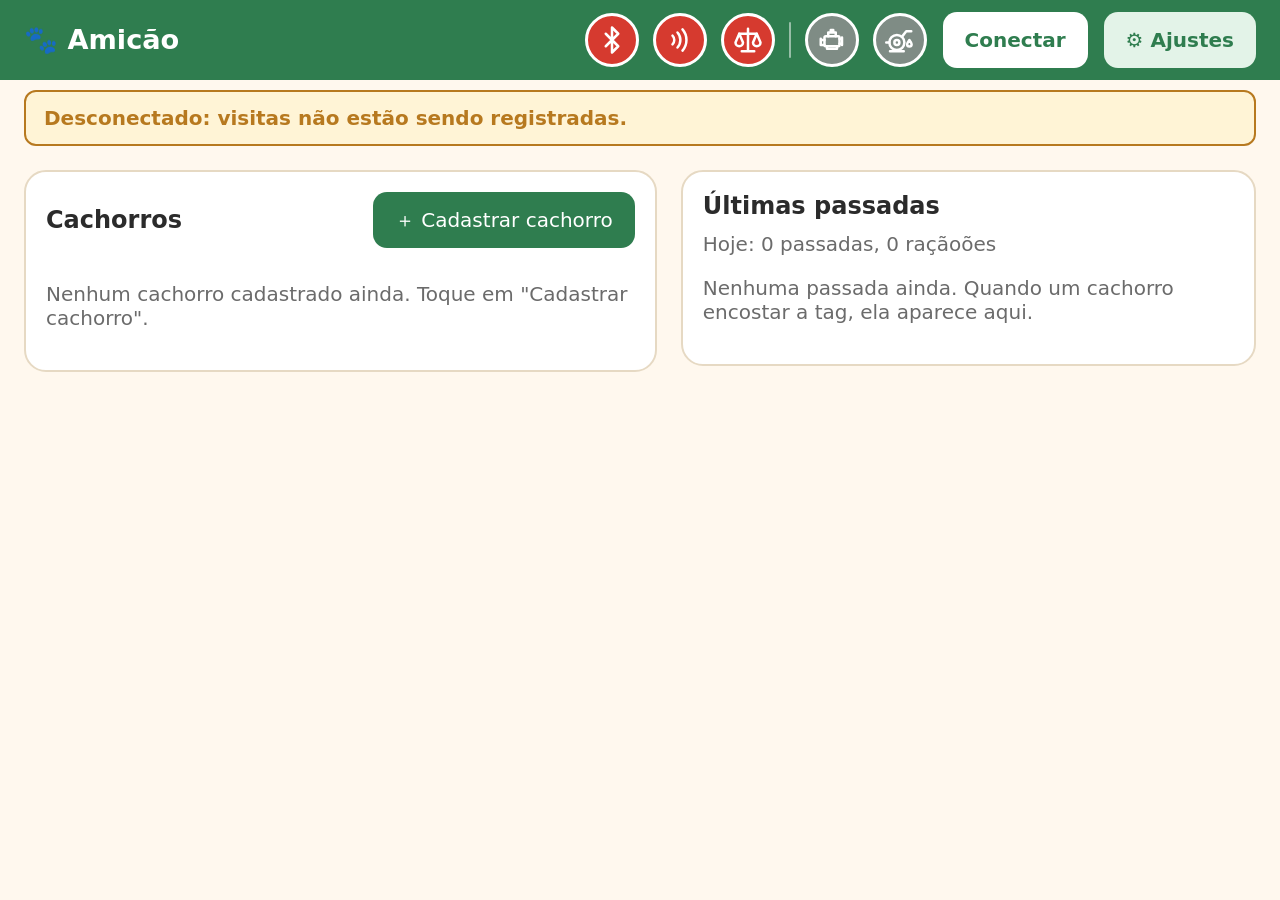
<file: B1-Amicao/app/index.html>
<!doctype html>
<html lang="pt-BR">
<head>
  <meta charset="utf-8">
  <meta name="viewport" content="width=device-width, initial-scale=1">
  <meta name="theme-color" content="#2f7d4f">
  <title>Amicão</title>
  <link rel="manifest" href="manifest.webmanifest">
  <link rel="icon" href="icone.svg">
  <link rel="stylesheet" href="estilo.css">
</head>
<body>
  <header id="topo">
    <a href="#/" class="logo">🐾 Amicão</a>
    <span class="espaco"></span>

    <!-- Status do totem: verde = funcionando, vermelho = com problema. Toque e segure para ver o nome. -->
    <div id="sensores" role="group" aria-label="Status dos sensores">
      <span id="sensor-ble" class="sensor falha" title="Bluetooth" aria-label="Bluetooth">
        <svg viewBox="0 0 24 24" aria-hidden="true"><path d="M7 7l10 10-5 5V2l5 5L7 17"/></svg>
      </span>
      <span id="sensor-leitor" class="sensor falha" title="Leitor de tags" aria-label="Leitor de tags">
        <svg viewBox="0 0 24 24" aria-hidden="true"><path d="M6 8.5a5 5 0 0 1 0 7"/><path d="M10 6a9 9 0 0 1 0 12"/><path d="M14 3.5a13 13 0 0 1 0 17"/></svg>
      </span>
      <span id="sensor-balanca" class="sensor falha" title="Balança" aria-label="Balança">
        <svg viewBox="0 0 24 24" aria-hidden="true"><path d="M12 3v18M7 21h10M5 7h14"/><path d="M5 7l-3 7a3 3 0 0 0 6 0L5 7zM19 7l-3 7a3 3 0 0 0 6 0l-3-7z"/></svg>
      </span>
      <span class="separador" aria-hidden="true"></span>
      <!-- Motor e bomba: cinza = parado, azul piscando = ligado. Nao ha sensor de retorno. -->
      <span id="sensor-motor" class="sensor parado" title="Motor da ração" aria-label="Motor da ração">
        <svg viewBox="0 0 24 24" aria-hidden="true"><rect x="6" y="9" width="12" height="8" rx="1"/><path d="M9 9V6h6v3M11 6V4h2v2M6 12H3m0-1v5h3M18 11h2v4h-2M20 10v6M8 17v2h8v-2"/></svg>
      </span>
      <span id="sensor-bomba" class="sensor parado" title="Bomba d'água" aria-label="Bomba d'água">
        <svg viewBox="0 0 24 24" aria-hidden="true"><circle cx="9.5" cy="14" r="6"/><circle cx="9.5" cy="14" r="2"/><path d="M13.5 9.5L17 5h4M3.5 14H1M4 21h11"/><path d="M19.5 12c1.2 1.6 1.8 2.5 1.8 3.4a1.8 1.8 0 0 1-3.6 0c0-.9.6-1.8 1.8-3.4z"/></svg>
      </span>
    </div>

    <button id="btn-conectar" class="botao">Conectar</button>
    <a href="#/ajustes" class="botao claro" aria-label="Ajustes">⚙ Ajustes</a>
  </header>
  <div id="alertas" role="alert"></div>
  <main id="conteudo"></main>
  <aside id="painel-simulador" hidden></aside>
  <script type="module" src="js/app.js"></script>
</body>
</html>
</file>
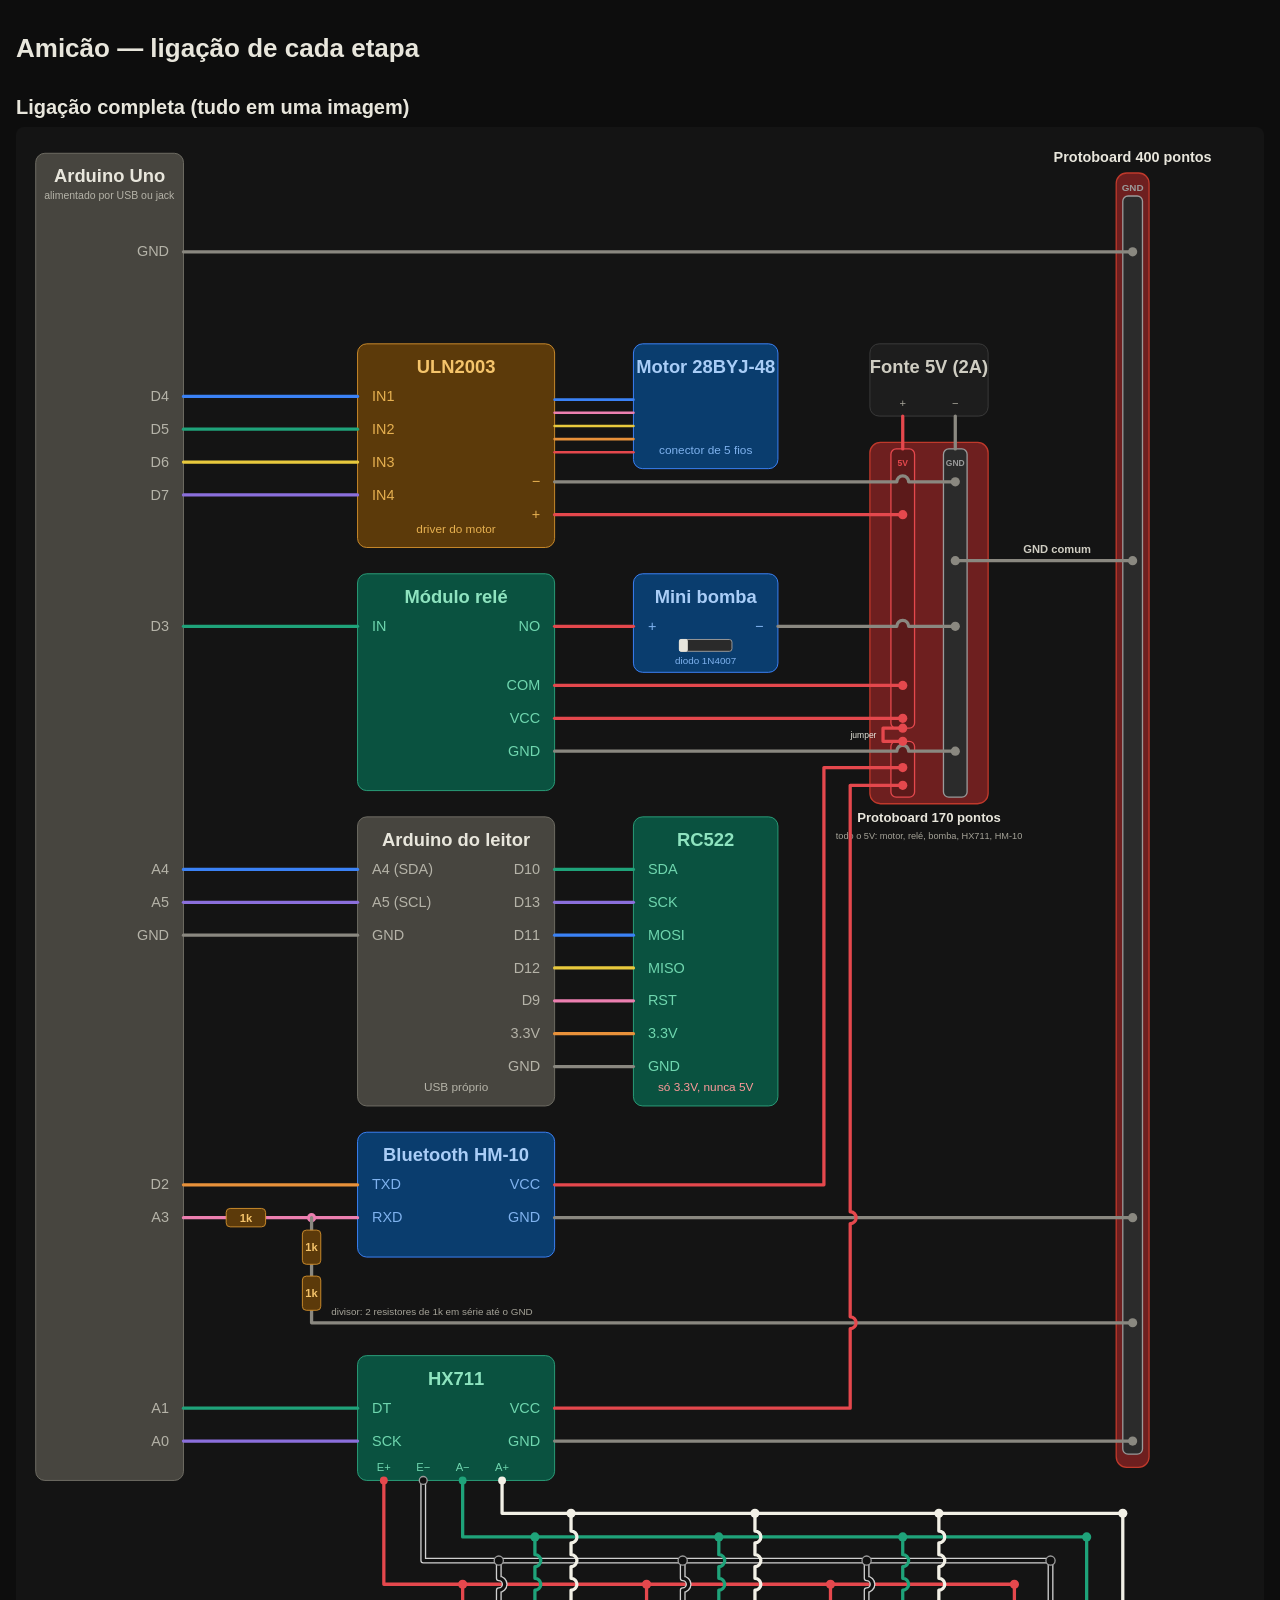
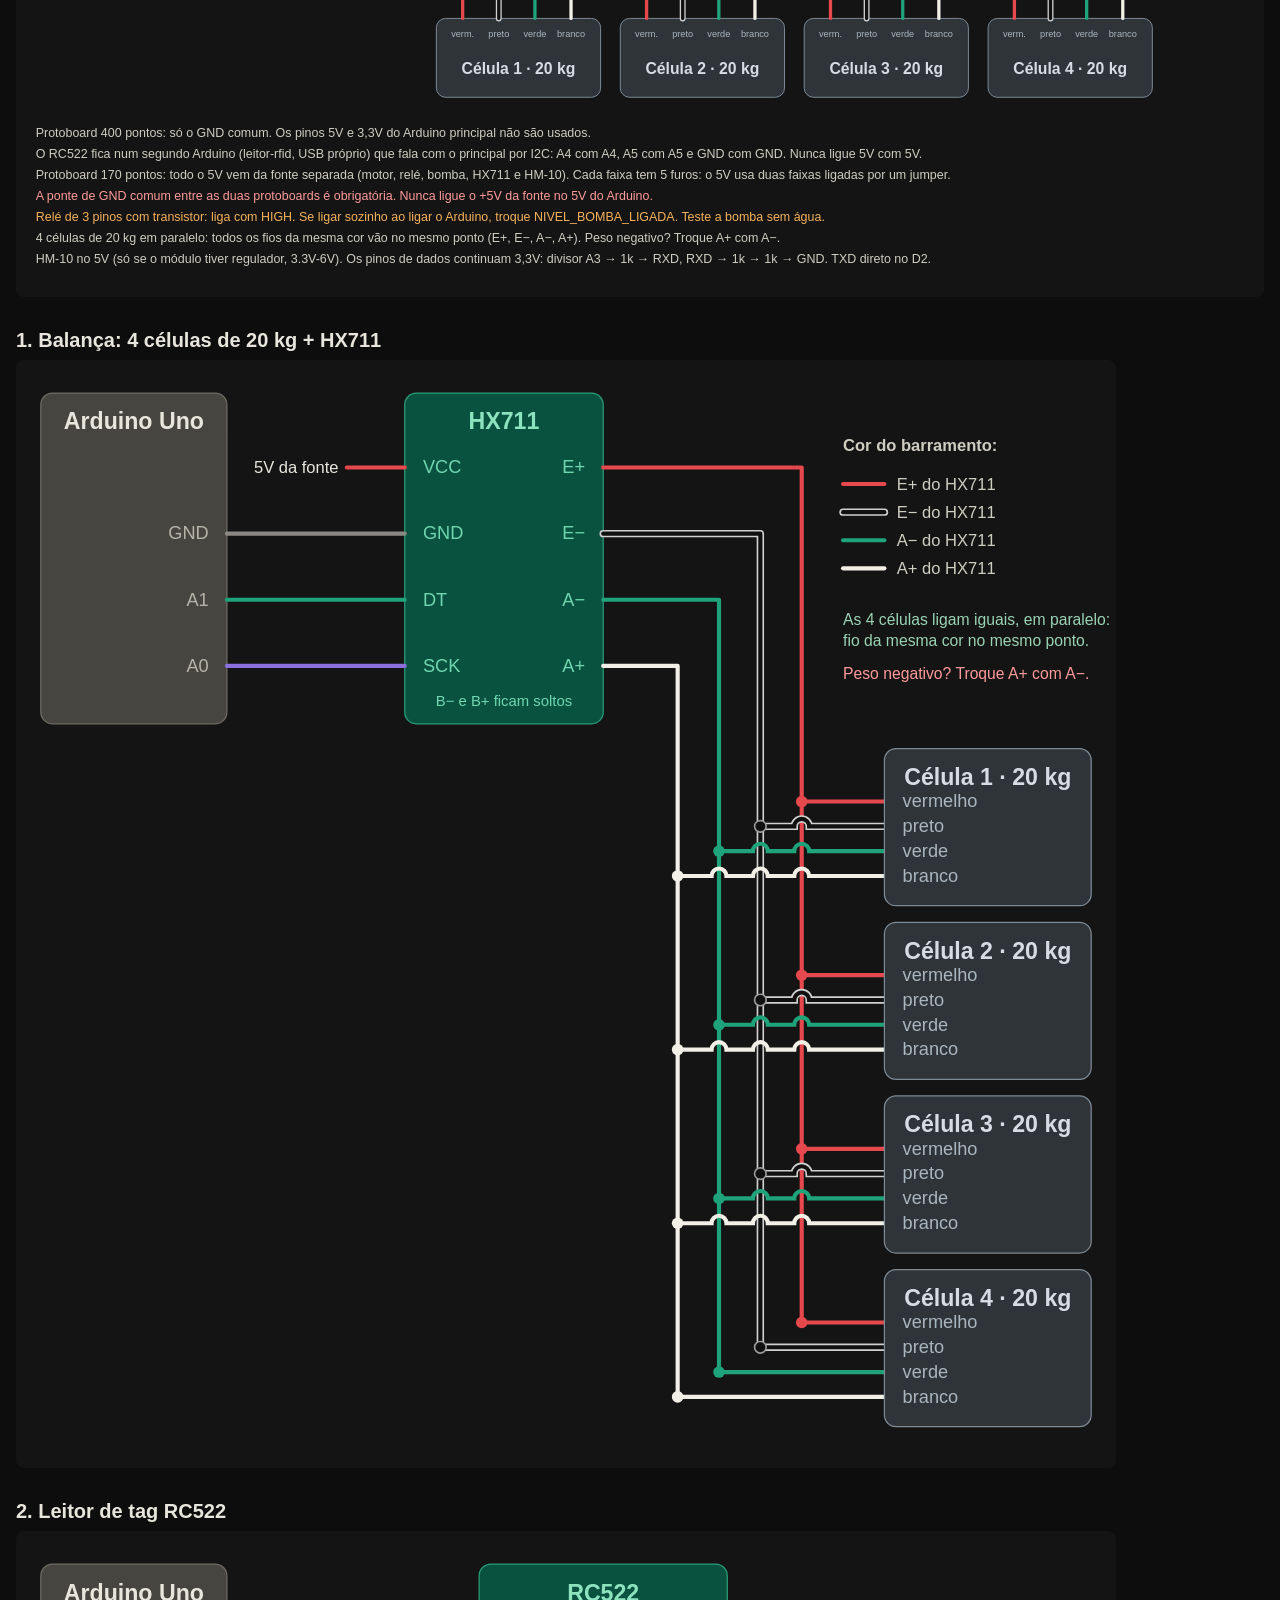
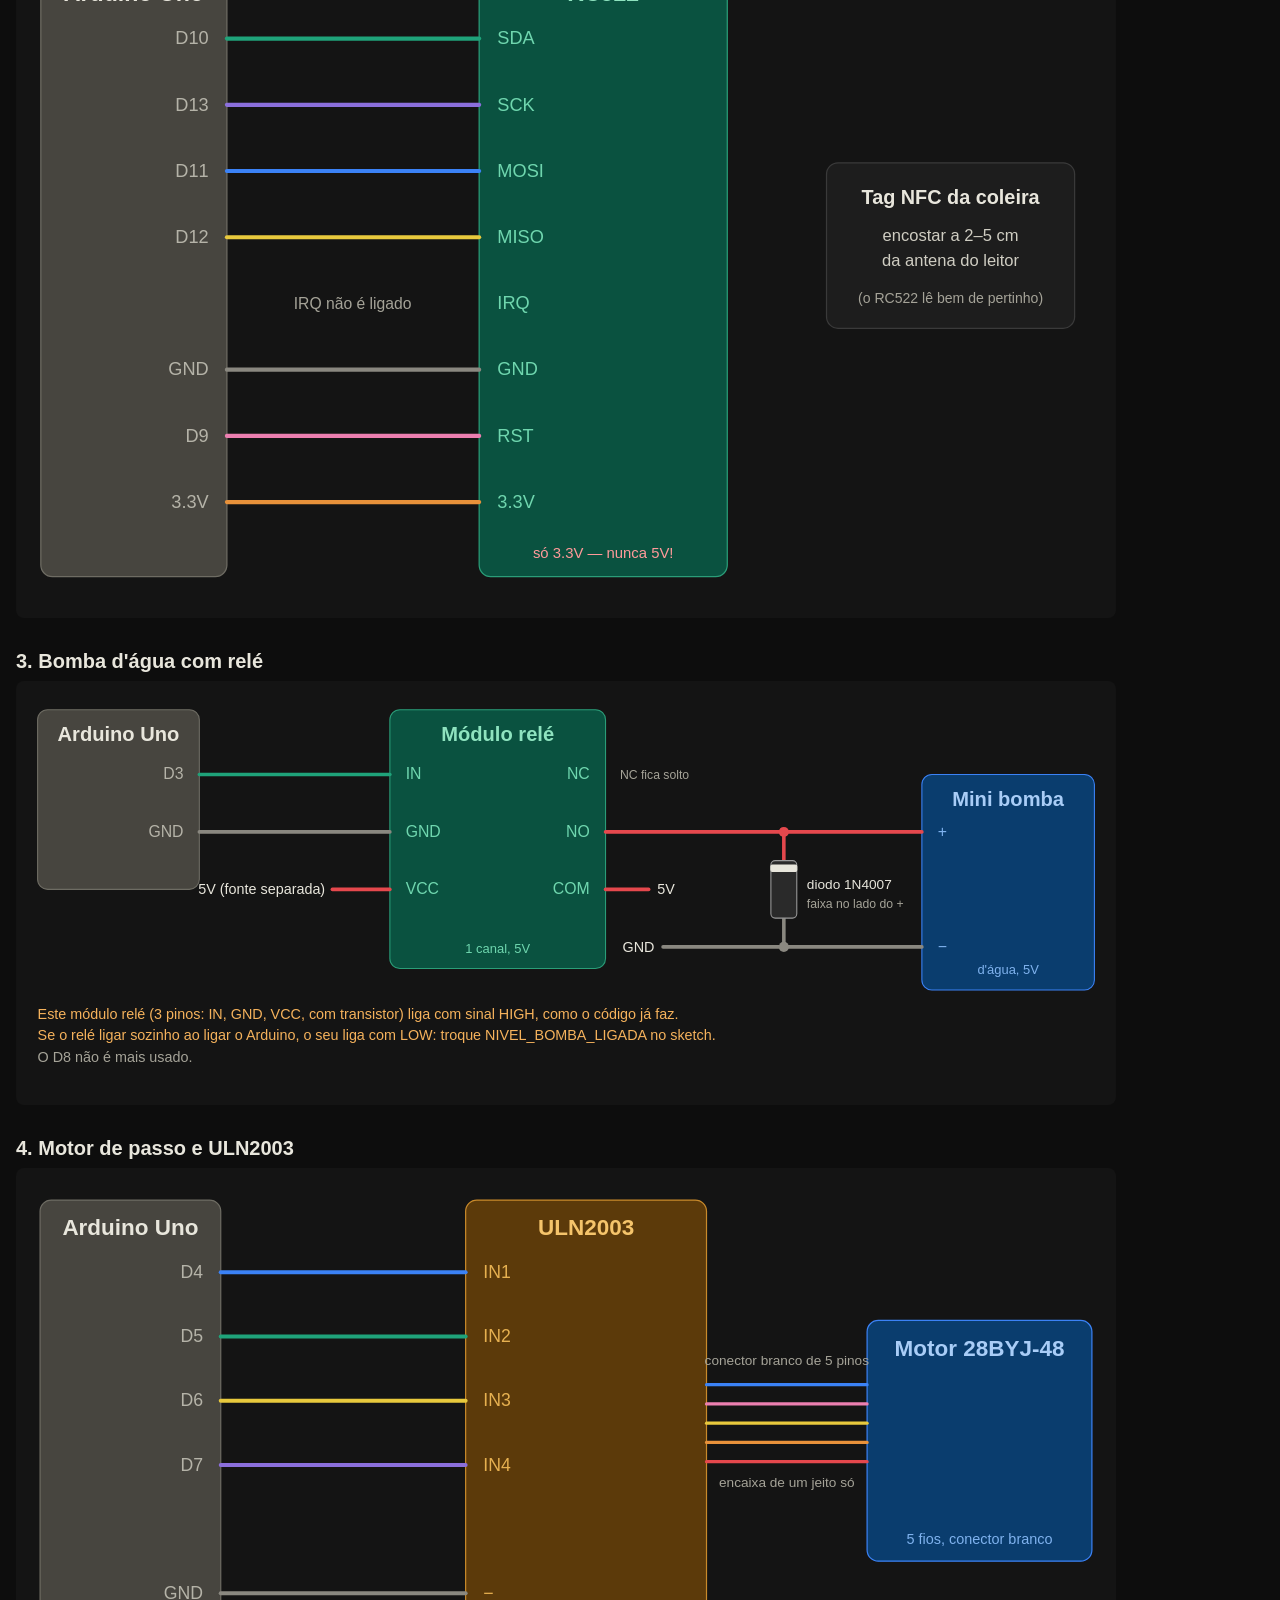
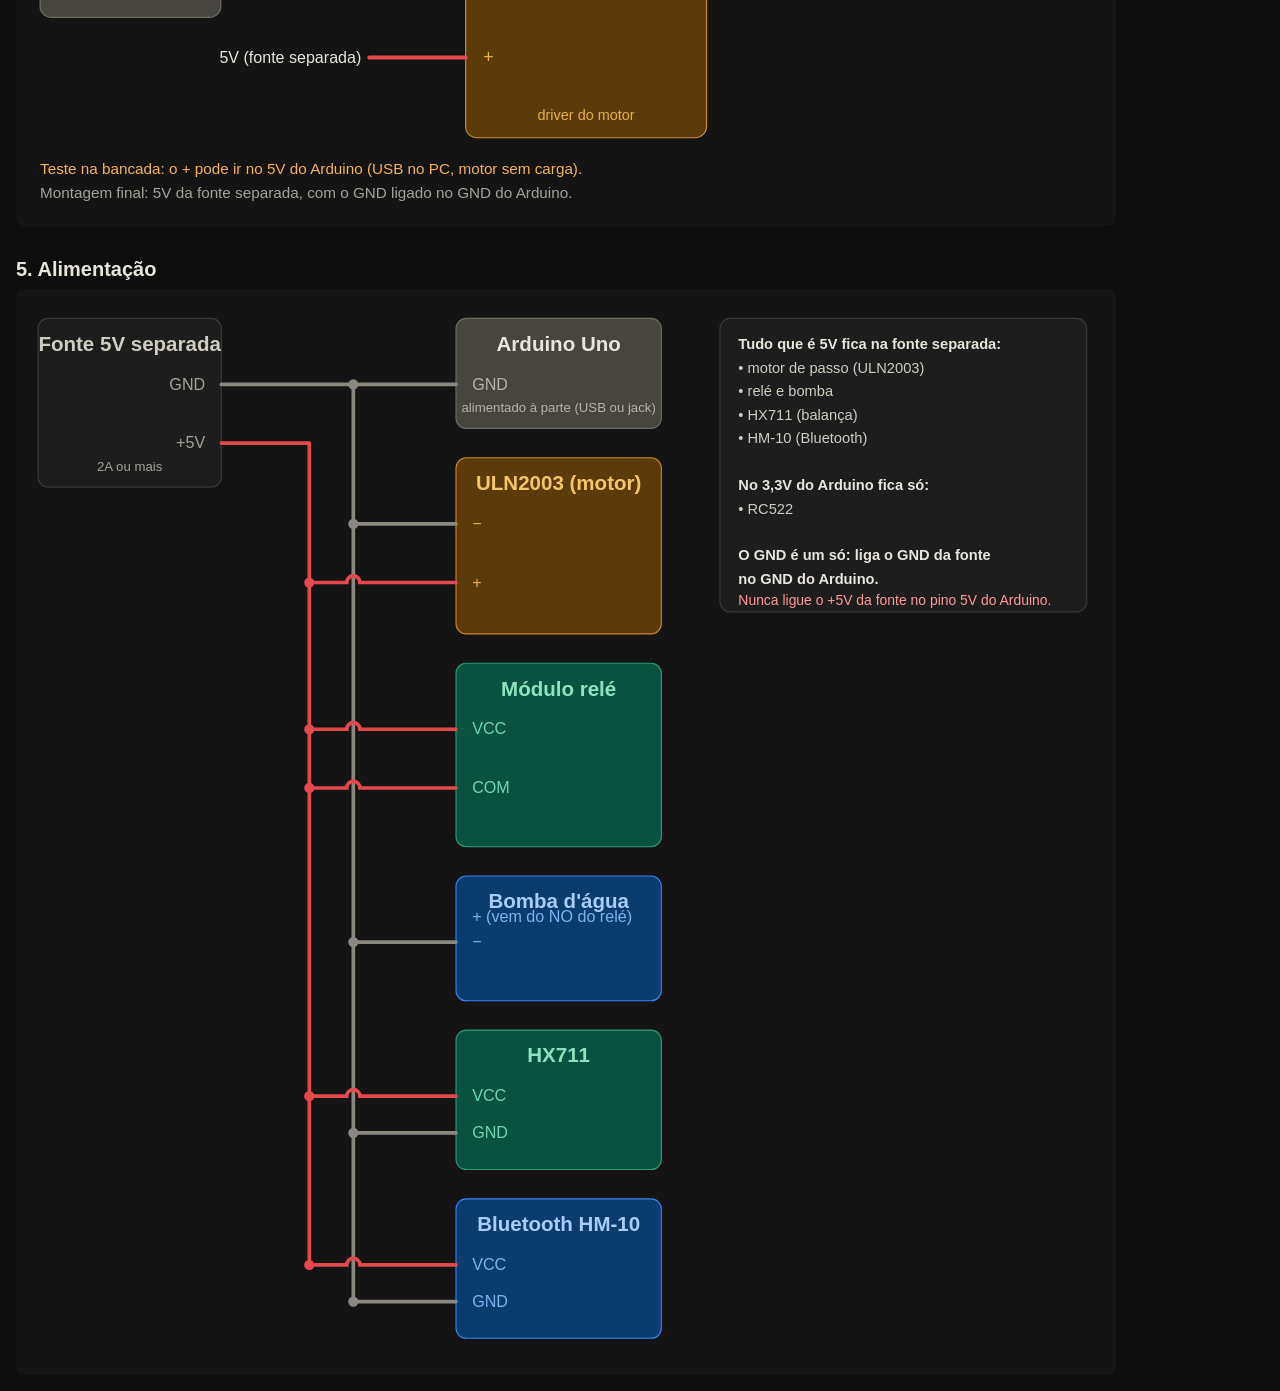
<file: B1-Amicao/ligacoes/index.html>
<!doctype html>
<html lang="pt-BR">
<head>
<meta charset="utf-8">
<meta name="viewport" content="width=device-width, initial-scale=1">
<title>Ligações do Amicão</title>
<style>
  body { margin: 0; padding: 16px; background: #0d0d0d; color: #e8e6dc; font-family: 'Segoe UI', Arial, sans-serif; }
  h1 { font-size: 26px; }
  h2 { font-size: 20px; margin: 32px 0 8px; }
  img { width: 100%; max-width: 1100px; height: auto; display: block; border-radius: 8px; }
</style>
</head>
<body>
<h1>Amicão — ligação de cada etapa</h1>
<h2>Ligação completa (tudo em uma imagem)</h2><img src="0-ligacao-completa.svg" alt="Ligação completa" style="max-width:100%">
<h2>1. Balança: 4 células de 20 kg + HX711</h2><img src="1-balanca-hx711.svg" alt="Balança HX711">
<h2>2. Leitor de tag RC522</h2><img src="2-rfid-rc522.svg" alt="RC522">
<h2>3. Bomba d'água com relé</h2><img src="3-bomba-rele.svg" alt="Bomba e relé">
<h2>4. Motor de passo e ULN2003</h2><img src="4-motor-de-passo.svg" alt="Motor de passo">
<h2>5. Alimentação</h2><img src="5-alimentacao.svg" alt="Alimentação">
</body>
</html>
</file>
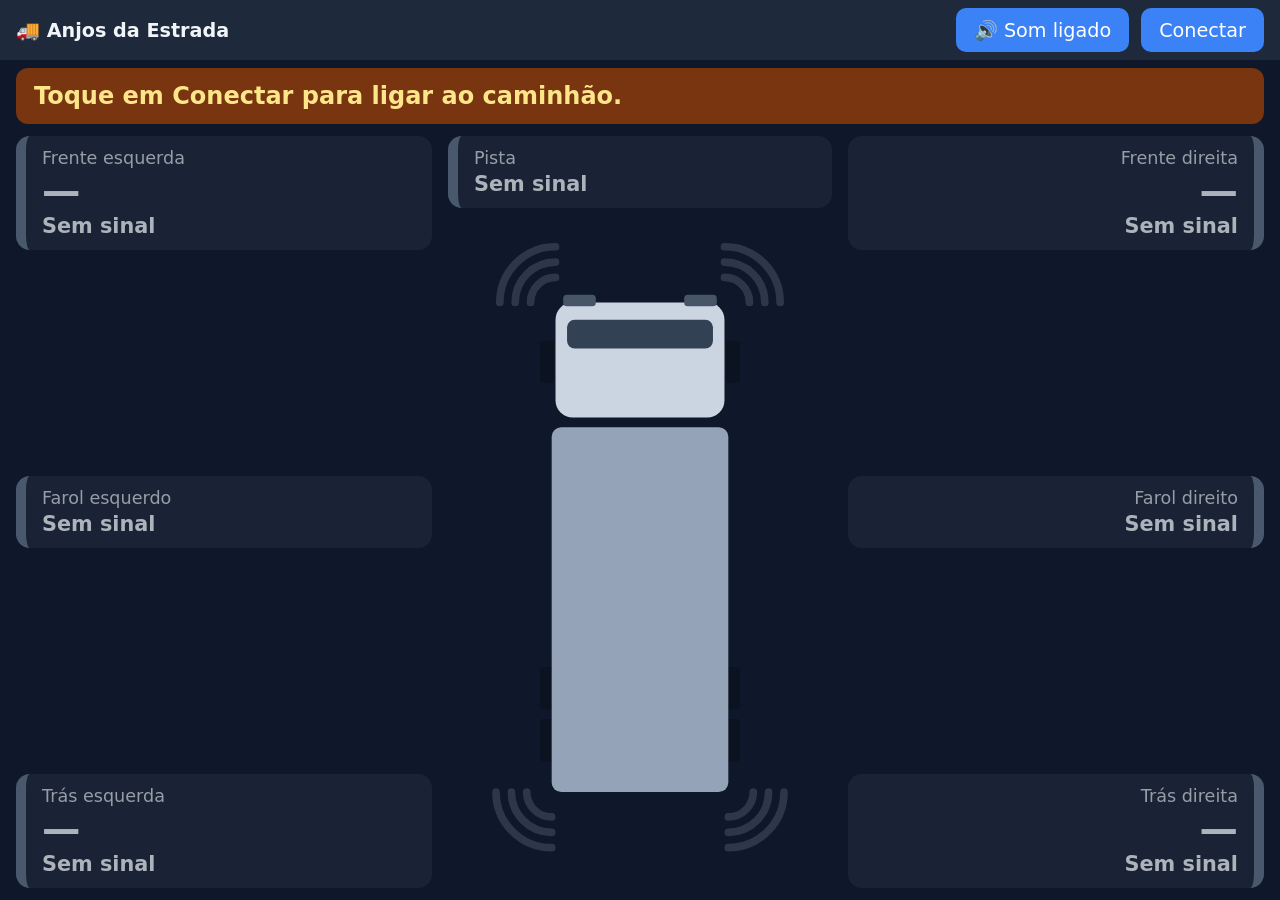
<file: B2-AnjosDaEstrada/app/index.html>
<!doctype html>
<html lang="pt-BR">
<head>
  <meta charset="utf-8">
  <meta name="viewport" content="width=device-width, initial-scale=1">
  <meta name="theme-color" content="#1e293b">
  <title>Anjos da Estrada</title>
  <link rel="manifest" href="manifest.webmanifest">
  <link rel="icon" href="icone.svg">
  <link rel="stylesheet" href="estilo.css">
</head>
<body>
  <header id="topo">
    <strong>🚚 Anjos da Estrada</strong>
    <span class="espaco"></span>
    <button id="btn-mudo" type="button" aria-pressed="false">🔊 Som ligado</button>
    <button id="btn-conectar" type="button">Conectar</button>
  </header>
  <div id="banners" role="alert"></div>
  <main id="painel"></main>
  <aside id="painel-simulador" hidden></aside>
  <script type="module" src="js/app.js"></script>
</body>
</html>
</file>
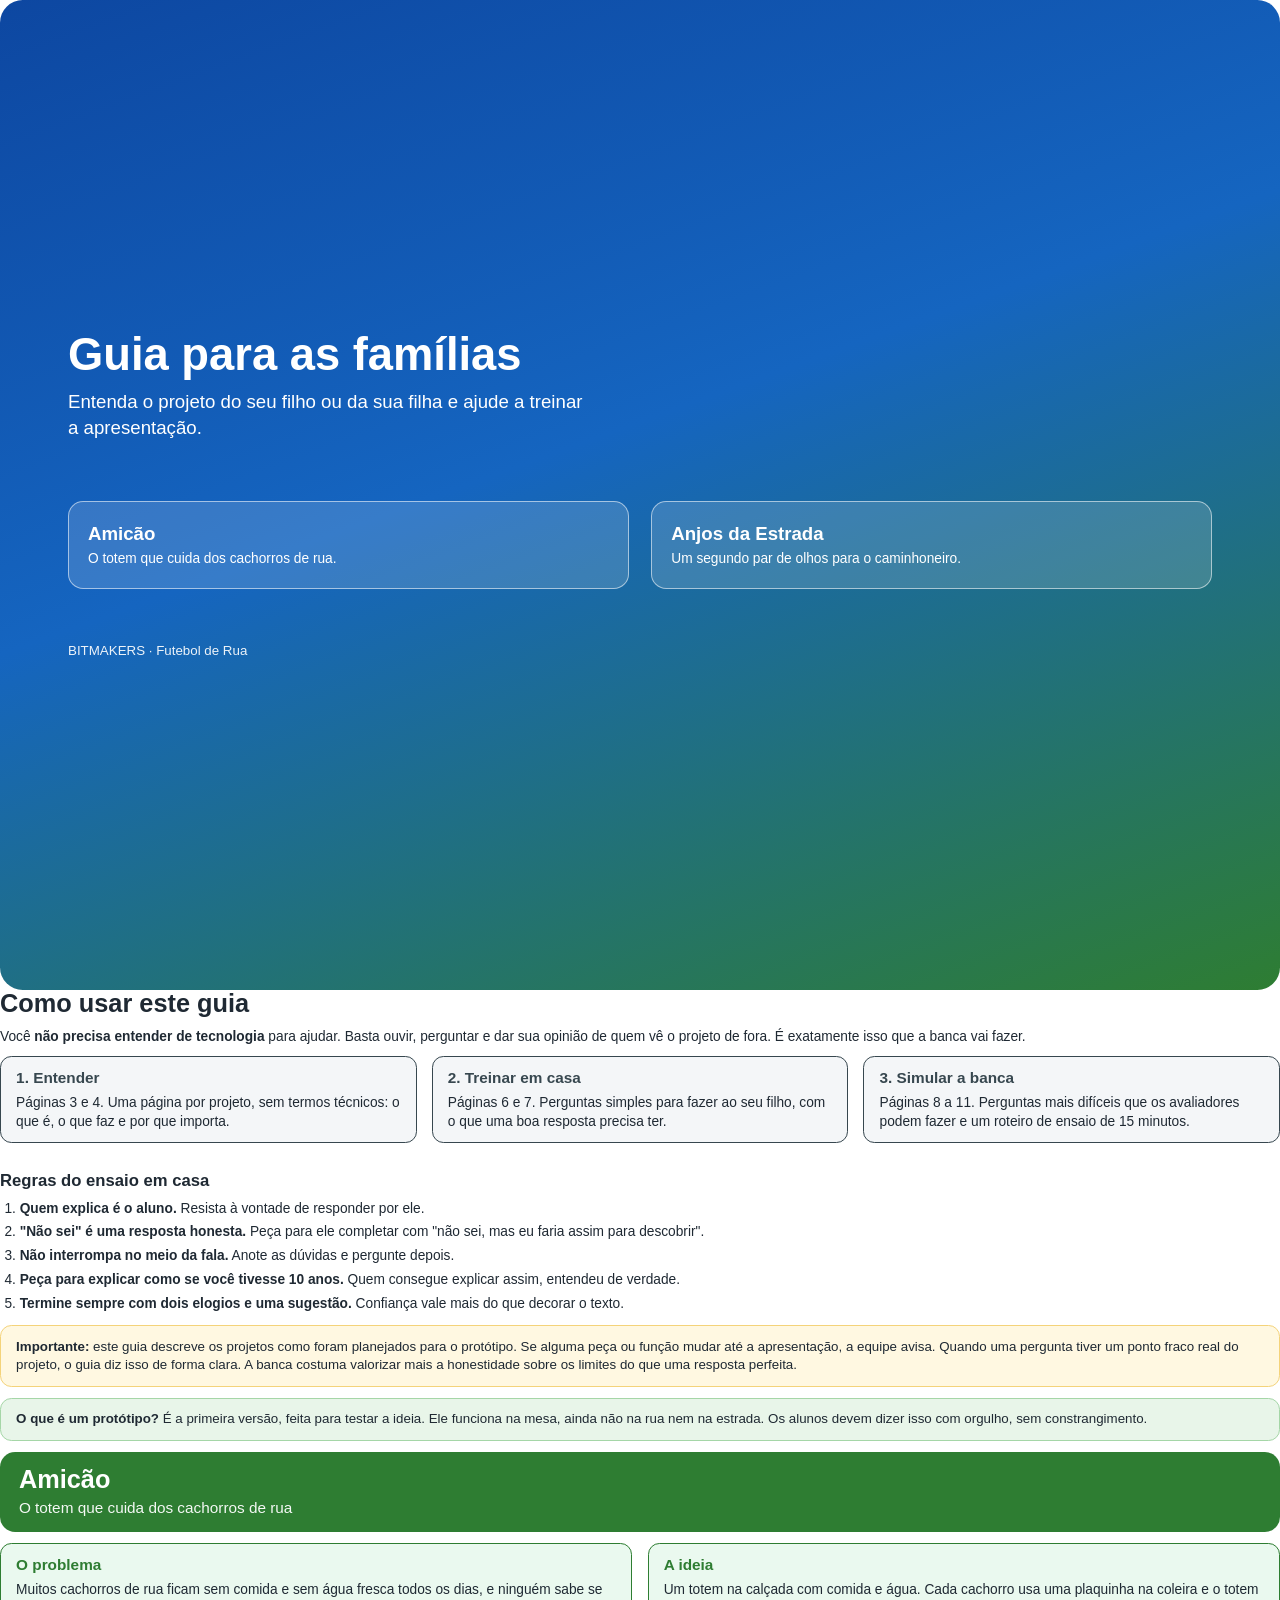
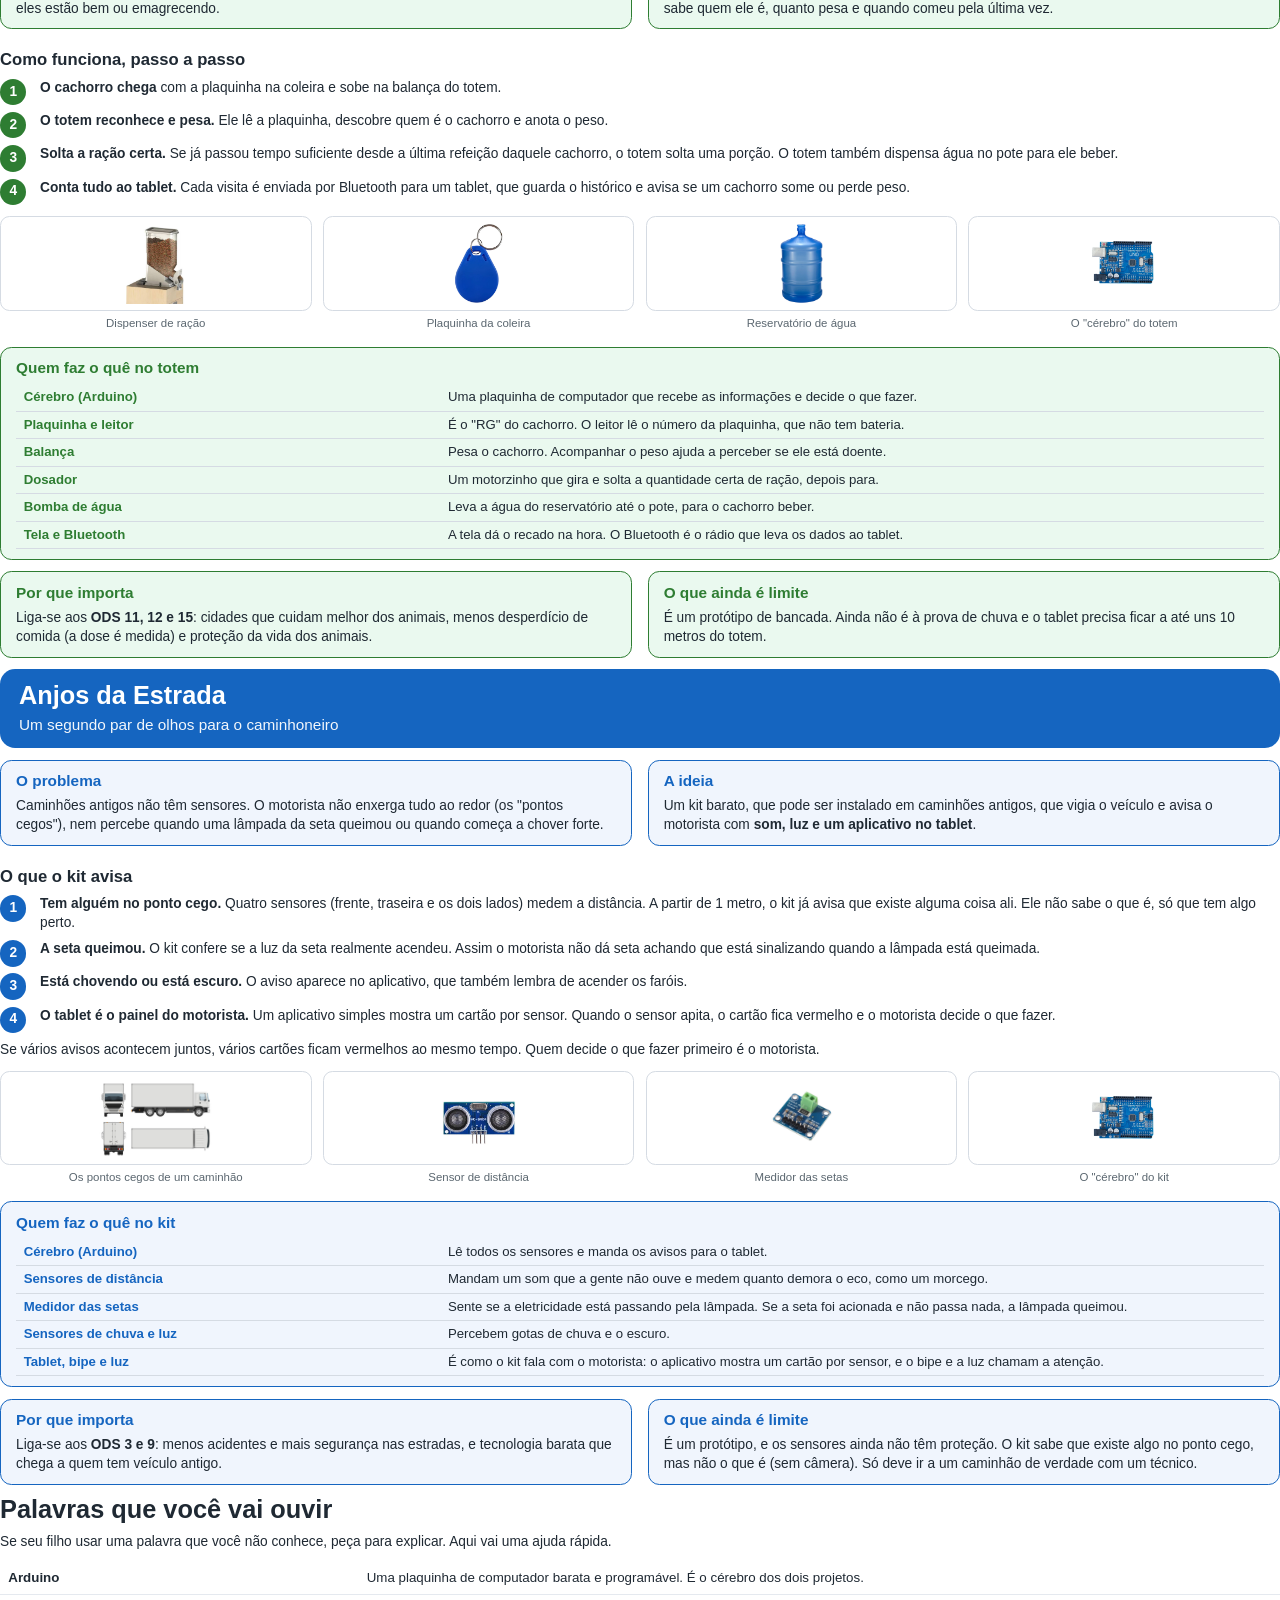
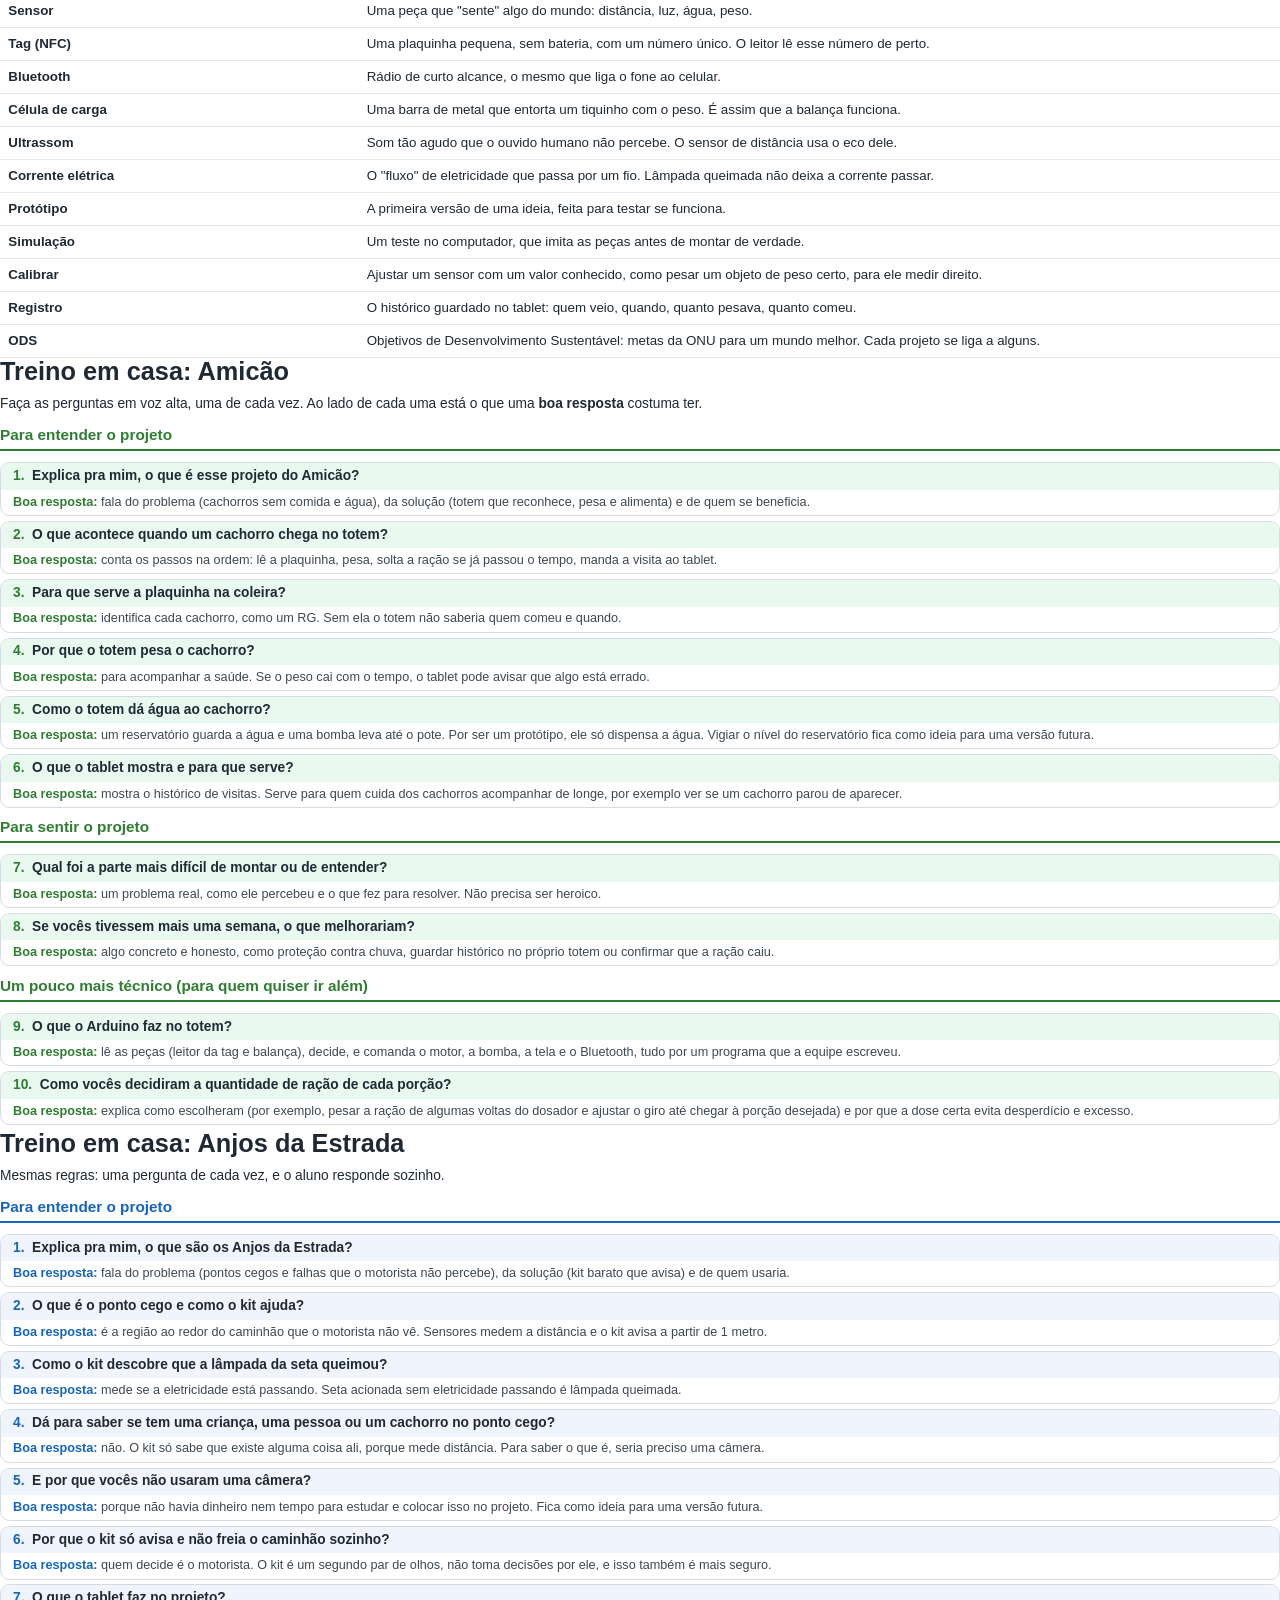
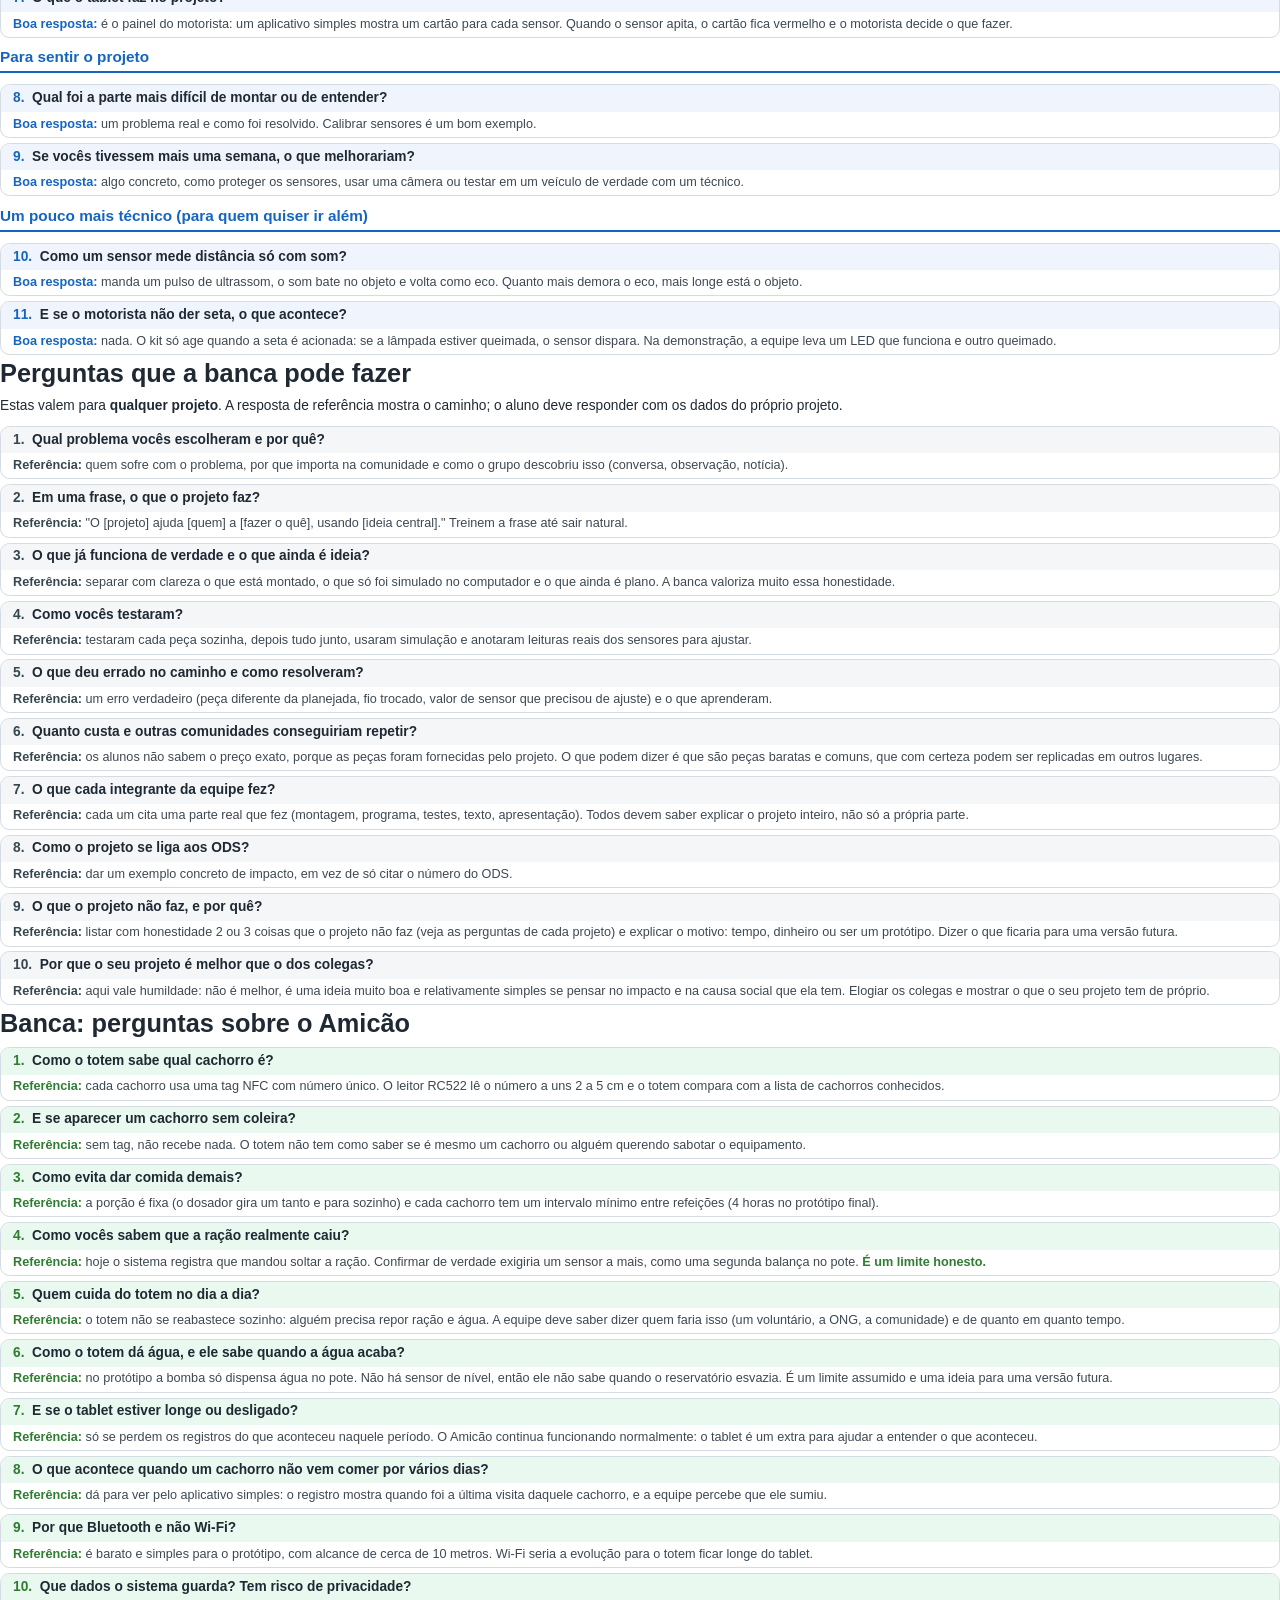
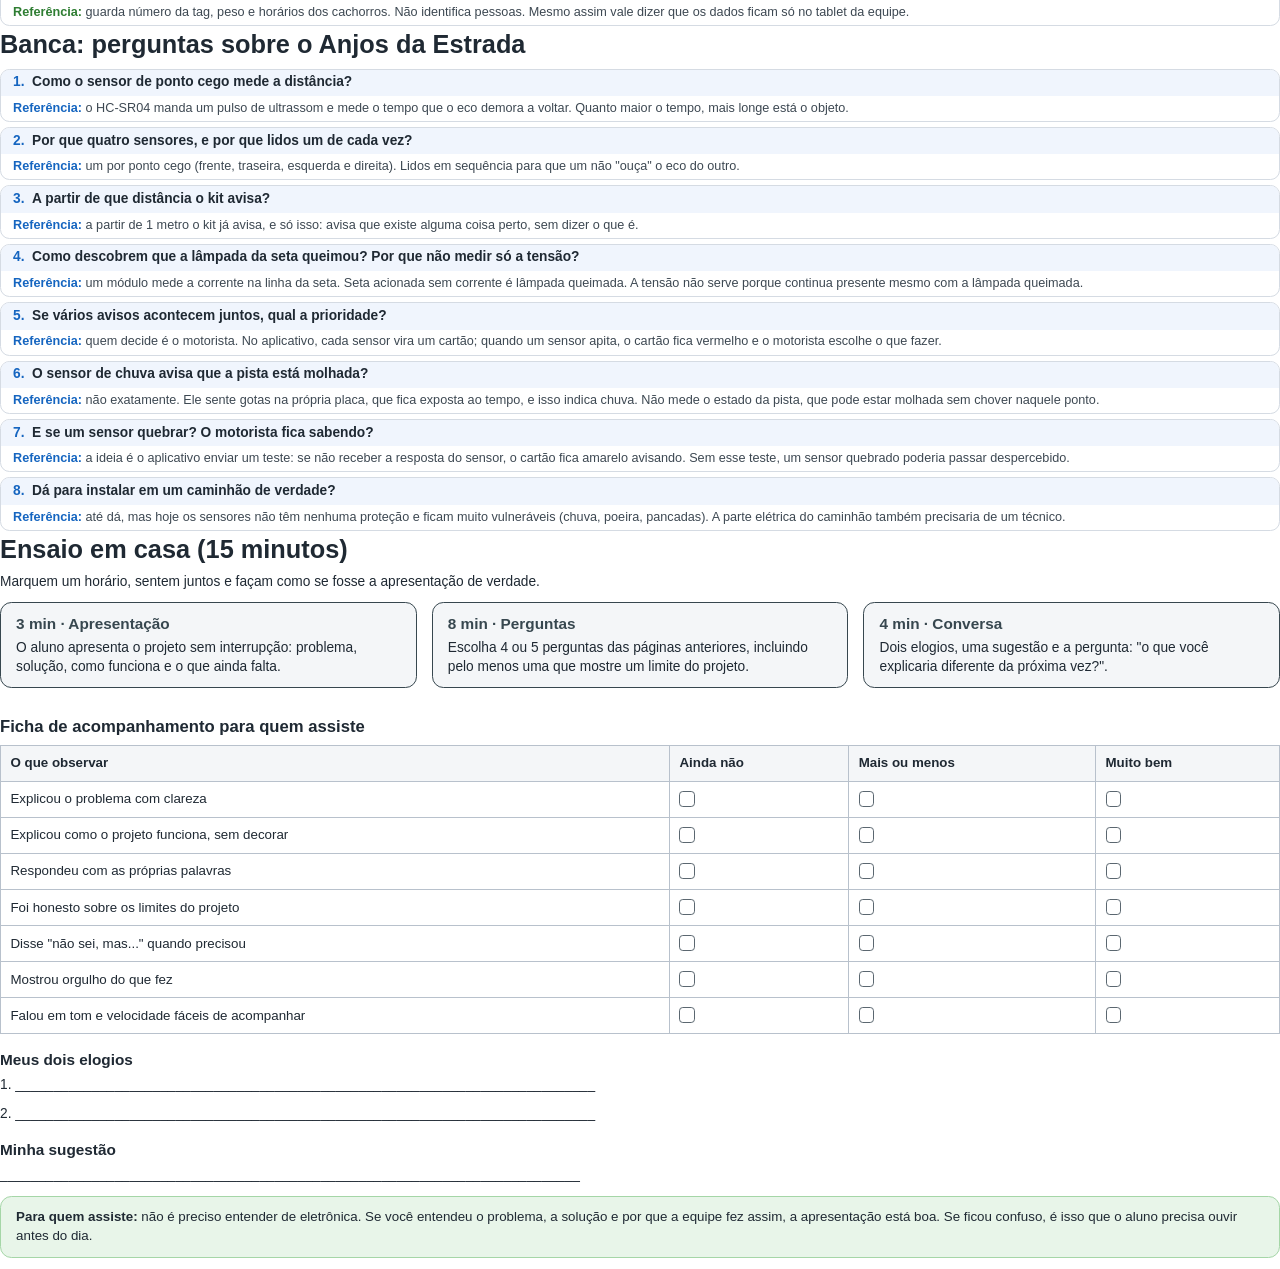
<file: guia-pais/guia.html>
<!doctype html>
<html lang="pt-BR">
<head>
<meta charset="utf-8">
<title>Guia para as famílias · BITMAKERS</title>
<style>
@page { size: A4; margin: 11mm 13mm 12mm; }
* { box-sizing: border-box; }
body {
  margin: 0; color: #1f2933; font-family: "Segoe UI", "Helvetica Neue", Arial, sans-serif;
  font-size: 10.3pt; line-height: 1.38;
  -webkit-print-color-adjust: exact; print-color-adjust: exact;
}
h1 { font-size: 19pt; line-height: 1.1; margin: 0 0 2.5mm; }
h2 { font-size: 12.5pt; margin: 4mm 0 2mm; }
h3 { font-size: 11.5pt; margin: 4mm 0 1.5mm; }
p { margin: 0 0 2.6mm; }
ul, ol { margin: 0 0 3mm; padding-left: 5.2mm; }
li { margin-bottom: 1.3mm; }
.pg { break-before: page; }
.sem-quebra { break-inside: avoid; }
.b1 { --c: #2e7d32; --f: #eaf9ef; }
.b2 { --c: #1565c0; --f: #f0f5fd; }
.neutro { --c: #37474f; --f: #f4f6f8; }

/* capa */
.capa { min-height: 262mm; display: flex; flex-direction: column; justify-content: center; color: #fff;
  background: linear-gradient(160deg, #0d47a1 0%, #1565c0 45%, #2e7d32 100%); padding: 18mm; border-radius: 6mm; }
.capa h1 { font-size: 34pt; }
.capa .sub { font-size: 14pt; max-width: 140mm; margin-bottom: 10mm; }
.capa .duplo { display: flex; gap: 6mm; margin-top: 6mm; }
.capa .cx { flex: 1; background: rgba(255,255,255,.15); border: 1.5px solid rgba(255,255,255,.55); border-radius: 4mm; padding: 5mm; }
.capa .cx b { display: block; font-size: 14pt; margin-bottom: 1mm; }
.capa .rodape { margin-top: 14mm; font-size: 10pt; opacity: .92; }

/* topo de cada projeto */
.topo { background: var(--c); color: #fff; border-radius: 4mm; padding: 3.5mm 5mm; margin-bottom: 3mm; }
.topo h1 { margin: 0; font-size: 19pt; }
.topo p { margin: 1mm 0 0; font-size: 11.5pt; opacity: .95; }

.cartao { background: var(--f); border: 1.2px solid var(--c); border-radius: 3mm; padding: 2.6mm 4mm; margin-bottom: 3mm; }
.cartao h3 { margin-top: 0; color: var(--c); }
.cartao p:last-child, .cartao ul:last-child { margin-bottom: 0; }
.grade2 { display: grid; grid-template-columns: 1fr 1fr; gap: 4mm; }
.grade3 { display: grid; grid-template-columns: 1fr 1fr 1fr; gap: 4mm; }

.passos { counter-reset: p; list-style: none; padding: 0; }
.passos li { counter-increment: p; display: grid; grid-template-columns: 8mm 1fr; gap: 2.6mm; align-items: start; margin-bottom: 1.8mm; }
.passos li::before { content: counter(p); background: var(--c); color: #fff; font-weight: 800; border-radius: 50%;
  width: 7mm; height: 7mm; display: flex; align-items: center; justify-content: center; }

.fotos { display: flex; gap: 3mm; margin: 3mm 0 4mm; }
.fotos figure { flex: 1; margin: 0; text-align: center; font-size: 8.6pt; color: #5b6770; }
.fotos img { width: 100%; height: 25mm; object-fit: contain; background: #fff; border: 1px solid #d5dbe3; border-radius: 2.5mm; padding: 1.5mm; }

table.papeis { width: 100%; border-collapse: collapse; font-size: 9.9pt; }
table.papeis td { padding: 1.1mm 2mm; border-bottom: 1px solid #d5dbe3; vertical-align: top; }
table.papeis td:first-child { width: 34%; font-weight: 700; color: var(--c); }

.aviso { background: #fff8e1; border: 1.2px solid #f4d37a; border-radius: 3mm; padding: 3mm 4mm; margin: 3mm 0; font-size: 10pt; }
.dica { background: #e8f5e9; border: 1.2px solid #a5d6a7; border-radius: 3mm; padding: 3mm 4mm; margin: 3mm 0; font-size: 10pt; }

/* perguntas */
.q { break-inside: avoid; border: 1.2px solid #d5dbe3; border-radius: 2.5mm; margin-bottom: 1.3mm; overflow: hidden; }
.q .p { background: var(--f); padding: 1mm 3.2mm; font-weight: 700; }
.q .p span { color: var(--c); margin-right: 2mm; }
.q .r { padding: 1mm 3.2mm; font-size: 9.5pt; color: #3d4852; }
.q .r b { color: var(--c); }
.sec { margin-top: 2.2mm; font-size: 11.5pt; font-weight: 800; color: var(--c); border-bottom: 2px solid var(--c); padding-bottom: 1mm; margin-bottom: 3mm; }

table.gloss { width: 100%; border-collapse: collapse; font-size: 10pt; }
table.gloss td { padding: 1.8mm 2.2mm; border-bottom: 1px solid #e5e9ef; vertical-align: top; }
table.gloss td:first-child { width: 28%; font-weight: 700; }

table.ficha { width: 100%; border-collapse: collapse; font-size: 10pt; margin-top: 2mm; }
table.ficha th, table.ficha td { border: 1px solid #b8c1cc; padding: 2.2mm 2.5mm; text-align: left; }
table.ficha th { background: #f4f6f8; }
.caixa { display: inline-block; width: 4.2mm; height: 4.2mm; border: 1.3px solid #5b6770; border-radius: 1mm; margin-right: 1.4mm; vertical-align: -1mm; }
.rodape-pg { font-size: 8.4pt; color: #8a949e; margin-top: 4mm; }
</style>
</head>
<body>

<!-- ============ CAPA ============ -->
<section class="capa">
  <h1>Guia para as famílias</h1>
  <div class="sub">Entenda o projeto do seu filho ou da sua filha e ajude a treinar a apresentação.</div>
  <div class="duplo">
    <div class="cx"><b>Amicão</b>O totem que cuida dos cachorros de rua.</div>
    <div class="cx"><b>Anjos da Estrada</b>Um segundo par de olhos para o caminhoneiro.</div>
  </div>
  <div class="rodape">BITMAKERS · Futebol de Rua</div>
</section>

<!-- ============ COMO USAR ============ -->
<section class="pg neutro">
  <h1>Como usar este guia</h1>
  <p>Você <b>não precisa entender de tecnologia</b> para ajudar. Basta ouvir, perguntar e dar sua opinião de quem vê o projeto de fora. É exatamente isso que a banca vai fazer.</p>

  <div class="grade3">
    <div class="cartao"><h3>1. Entender</h3><p>Páginas 3 e 4. Uma página por projeto, sem termos técnicos: o que é, o que faz e por que importa.</p></div>
    <div class="cartao"><h3>2. Treinar em casa</h3><p>Páginas 6 e 7. Perguntas simples para fazer ao seu filho, com o que uma boa resposta precisa ter.</p></div>
    <div class="cartao"><h3>3. Simular a banca</h3><p>Páginas 8 a 11. Perguntas mais difíceis que os avaliadores podem fazer e um roteiro de ensaio de 15 minutos.</p></div>
  </div>

  <h2>Regras do ensaio em casa</h2>
  <ol>
    <li><b>Quem explica é o aluno.</b> Resista à vontade de responder por ele.</li>
    <li><b>"Não sei" é uma resposta honesta.</b> Peça para ele completar com "não sei, mas eu faria assim para descobrir".</li>
    <li><b>Não interrompa no meio da fala.</b> Anote as dúvidas e pergunte depois.</li>
    <li><b>Peça para explicar como se você tivesse 10 anos.</b> Quem consegue explicar assim, entendeu de verdade.</li>
    <li><b>Termine sempre com dois elogios e uma sugestão.</b> Confiança vale mais do que decorar o texto.</li>
  </ol>

  <div class="aviso"><b>Importante:</b> este guia descreve os projetos como foram planejados para o protótipo. Se alguma peça ou função mudar até a apresentação, a equipe avisa. Quando uma pergunta tiver um ponto fraco real do projeto, o guia diz isso de forma clara. A banca costuma valorizar mais a honestidade sobre os limites do que uma resposta perfeita.</div>

  <div class="dica"><b>O que é um protótipo?</b> É a primeira versão, feita para testar a ideia. Ele funciona na mesa, ainda não na rua nem na estrada. Os alunos devem dizer isso com orgulho, sem constrangimento.</div>
</section>

<!-- ============ AMICAO ============ -->
<section class="pg b1">
  <div class="topo"><h1>Amicão</h1><p>O totem que cuida dos cachorros de rua</p></div>

  <div class="grade2">
    <div class="cartao"><h3>O problema</h3><p>Muitos cachorros de rua ficam sem comida e sem água fresca todos os dias, e ninguém sabe se eles estão bem ou emagrecendo.</p></div>
    <div class="cartao"><h3>A ideia</h3><p>Um totem na calçada com comida e água. Cada cachorro usa uma plaquinha na coleira e o totem sabe quem ele é, quanto pesa e quando comeu pela última vez.</p></div>
  </div>

  <h2 style="margin-top:2mm">Como funciona, passo a passo</h2>
  <ol class="passos">
    <li><div><b>O cachorro chega</b> com a plaquinha na coleira e sobe na balança do totem.</div></li>
    <li><div><b>O totem reconhece e pesa.</b> Ele lê a plaquinha, descobre quem é o cachorro e anota o peso.</div></li>
    <li><div><b>Solta a ração certa.</b> Se já passou tempo suficiente desde a última refeição daquele cachorro, o totem solta uma porção. O totem também dispensa água no pote para ele beber.</div></li>
    <li><div><b>Conta tudo ao tablet.</b> Cada visita é enviada por Bluetooth para um tablet, que guarda o histórico e avisa se um cachorro some ou perde peso.</div></li>
  </ol>

  <div class="fotos">
    <figure><img src="../fotos/dispenser%20racao.jpg" alt=""><br>Dispenser de ração</figure>
    <figure><img src="../fotos/tag.webp" alt=""><br>Plaquinha da coleira</figure>
    <figure><img src="../fotos/galao%20agua.jpg" alt=""><br>Reservatório de água</figure>
    <figure><img src="../fotos/arduino.webp" alt=""><br>O "cérebro" do totem</figure>
  </div>

  <div class="cartao sem-quebra">
    <h3>Quem faz o quê no totem</h3>
    <table class="papeis">
      <tr><td>Cérebro (Arduino)</td><td>Uma plaquinha de computador que recebe as informações e decide o que fazer.</td></tr>
      <tr><td>Plaquinha e leitor</td><td>É o "RG" do cachorro. O leitor lê o número da plaquinha, que não tem bateria.</td></tr>
      <tr><td>Balança</td><td>Pesa o cachorro. Acompanhar o peso ajuda a perceber se ele está doente.</td></tr>
      <tr><td>Dosador</td><td>Um motorzinho que gira e solta a quantidade certa de ração, depois para.</td></tr>
      <tr><td>Bomba de água</td><td>Leva a água do reservatório até o pote, para o cachorro beber.</td></tr>
      <tr><td>Tela e Bluetooth</td><td>A tela dá o recado na hora. O Bluetooth é o rádio que leva os dados ao tablet.</td></tr>
    </table>
  </div>

  <div class="grade2">
    <div class="cartao"><h3>Por que importa</h3><p>Liga-se aos <b>ODS 11, 12 e 15</b>: cidades que cuidam melhor dos animais, menos desperdício de comida (a dose é medida) e proteção da vida dos animais.</p></div>
    <div class="cartao"><h3>O que ainda é limite</h3><p>É um protótipo de bancada. Ainda não é à prova de chuva e o tablet precisa ficar a até uns 10 metros do totem.</p></div>
  </div>
</section>

<!-- ============ ANJOS ============ -->
<section class="pg b2">
  <div class="topo"><h1>Anjos da Estrada</h1><p>Um segundo par de olhos para o caminhoneiro</p></div>

  <div class="grade2">
    <div class="cartao"><h3>O problema</h3><p>Caminhões antigos não têm sensores. O motorista não enxerga tudo ao redor (os "pontos cegos"), nem percebe quando uma lâmpada da seta queimou ou quando começa a chover forte.</p></div>
    <div class="cartao"><h3>A ideia</h3><p>Um kit barato, que pode ser instalado em caminhões antigos, que vigia o veículo e avisa o motorista com <b>som, luz e um aplicativo no tablet</b>.</p></div>
  </div>

  <h2 style="margin-top:2mm">O que o kit avisa</h2>
  <ol class="passos">
    <li><div><b>Tem alguém no ponto cego.</b> Quatro sensores (frente, traseira e os dois lados) medem a distância. A partir de 1 metro, o kit já avisa que existe alguma coisa ali. Ele não sabe o que é, só que tem algo perto.</div></li>
    <li><div><b>A seta queimou.</b> O kit confere se a luz da seta realmente acendeu. Assim o motorista não dá seta achando que está sinalizando quando a lâmpada está queimada.</div></li>
    <li><div><b>Está chovendo ou está escuro.</b> O aviso aparece no aplicativo, que também lembra de acender os faróis.</div></li>
    <li><div><b>O tablet é o painel do motorista.</b> Um aplicativo simples mostra um cartão por sensor. Quando o sensor apita, o cartão fica vermelho e o motorista decide o que fazer.</div></li>
  </ol>
  <p style="margin-top:-1mm">Se vários avisos acontecem juntos, vários cartões ficam vermelhos ao mesmo tempo. Quem decide o que fazer primeiro é o motorista.</p>

  <div class="fotos">
    <figure><img src="../fotos/caminho.jpg" alt=""><br>Os pontos cegos de um caminhão</figure>
    <figure><img src="../fotos/HC-SR04.webp" alt=""><br>Sensor de distância</figure>
    <figure><img src="../fotos/INA219.jpg" alt=""><br>Medidor das setas</figure>
    <figure><img src="../fotos/arduino.webp" alt=""><br>O "cérebro" do kit</figure>
  </div>

  <div class="cartao sem-quebra">
    <h3>Quem faz o quê no kit</h3>
    <table class="papeis">
      <tr><td>Cérebro (Arduino)</td><td>Lê todos os sensores e manda os avisos para o tablet.</td></tr>
      <tr><td>Sensores de distância</td><td>Mandam um som que a gente não ouve e medem quanto demora o eco, como um morcego.</td></tr>
      <tr><td>Medidor das setas</td><td>Sente se a eletricidade está passando pela lâmpada. Se a seta foi acionada e não passa nada, a lâmpada queimou.</td></tr>
      <tr><td>Sensores de chuva e luz</td><td>Percebem gotas de chuva e o escuro.</td></tr>
      <tr><td>Tablet, bipe e luz</td><td>É como o kit fala com o motorista: o aplicativo mostra um cartão por sensor, e o bipe e a luz chamam a atenção.</td></tr>
    </table>
  </div>

  <div class="grade2">
    <div class="cartao"><h3>Por que importa</h3><p>Liga-se aos <b>ODS 3 e 9</b>: menos acidentes e mais segurança nas estradas, e tecnologia barata que chega a quem tem veículo antigo.</p></div>
    <div class="cartao"><h3>O que ainda é limite</h3><p>É um protótipo, e os sensores ainda não têm proteção. O kit sabe que existe algo no ponto cego, mas não o que é (sem câmera). Só deve ir a um caminhão de verdade com um técnico.</p></div>
  </div>
</section>

<!-- ============ GLOSSARIO ============ -->
<section class="pg neutro">
  <h1>Palavras que você vai ouvir</h1>
  <p>Se seu filho usar uma palavra que você não conhece, peça para explicar. Aqui vai uma ajuda rápida.</p>
  <table class="gloss">
    <tr><td>Arduino</td><td>Uma plaquinha de computador barata e programável. É o cérebro dos dois projetos.</td></tr>
    <tr><td>Sensor</td><td>Uma peça que "sente" algo do mundo: distância, luz, água, peso.</td></tr>
    <tr><td>Tag (NFC)</td><td>Uma plaquinha pequena, sem bateria, com um número único. O leitor lê esse número de perto.</td></tr>
    <tr><td>Bluetooth</td><td>Rádio de curto alcance, o mesmo que liga o fone ao celular.</td></tr>
    <tr><td>Célula de carga</td><td>Uma barra de metal que entorta um tiquinho com o peso. É assim que a balança funciona.</td></tr>
    <tr><td>Ultrassom</td><td>Som tão agudo que o ouvido humano não percebe. O sensor de distância usa o eco dele.</td></tr>
    <tr><td>Corrente elétrica</td><td>O "fluxo" de eletricidade que passa por um fio. Lâmpada queimada não deixa a corrente passar.</td></tr>
    <tr><td>Protótipo</td><td>A primeira versão de uma ideia, feita para testar se funciona.</td></tr>
    <tr><td>Simulação</td><td>Um teste no computador, que imita as peças antes de montar de verdade.</td></tr>
    <tr><td>Calibrar</td><td>Ajustar um sensor com um valor conhecido, como pesar um objeto de peso certo, para ele medir direito.</td></tr>
    <tr><td>Registro</td><td>O histórico guardado no tablet: quem veio, quando, quanto pesava, quanto comeu.</td></tr>
    <tr><td>ODS</td><td>Objetivos de Desenvolvimento Sustentável: metas da ONU para um mundo melhor. Cada projeto se liga a alguns.</td></tr>
  </table>
</section>

<!-- ============ TREINO EM CASA ============ -->
<section class="pg b1">
  <h1>Treino em casa: Amicão</h1>
  <p>Faça as perguntas em voz alta, uma de cada vez. Ao lado de cada uma está o que uma <b>boa resposta</b> costuma ter.</p>

  <div class="sec">Para entender o projeto</div>
  <div class="q"><div class="p"><span>1.</span>Explica pra mim, o que é esse projeto do Amicão?</div><div class="r"><b>Boa resposta:</b> fala do problema (cachorros sem comida e água), da solução (totem que reconhece, pesa e alimenta) e de quem se beneficia.</div></div>
  <div class="q"><div class="p"><span>2.</span>O que acontece quando um cachorro chega no totem?</div><div class="r"><b>Boa resposta:</b> conta os passos na ordem: lê a plaquinha, pesa, solta a ração se já passou o tempo, manda a visita ao tablet.</div></div>
  <div class="q"><div class="p"><span>3.</span>Para que serve a plaquinha na coleira?</div><div class="r"><b>Boa resposta:</b> identifica cada cachorro, como um RG. Sem ela o totem não saberia quem comeu e quando.</div></div>
  <div class="q"><div class="p"><span>4.</span>Por que o totem pesa o cachorro?</div><div class="r"><b>Boa resposta:</b> para acompanhar a saúde. Se o peso cai com o tempo, o tablet pode avisar que algo está errado.</div></div>
  <div class="q"><div class="p"><span>5.</span>Como o totem dá água ao cachorro?</div><div class="r"><b>Boa resposta:</b> um reservatório guarda a água e uma bomba leva até o pote. Por ser um protótipo, ele só dispensa a água. Vigiar o nível do reservatório fica como ideia para uma versão futura.</div></div>
  <div class="q"><div class="p"><span>6.</span>O que o tablet mostra e para que serve?</div><div class="r"><b>Boa resposta:</b> mostra o histórico de visitas. Serve para quem cuida dos cachorros acompanhar de longe, por exemplo ver se um cachorro parou de aparecer.</div></div>

  <div class="sec">Para sentir o projeto</div>
  <div class="q"><div class="p"><span>7.</span>Qual foi a parte mais difícil de montar ou de entender?</div><div class="r"><b>Boa resposta:</b> um problema real, como ele percebeu e o que fez para resolver. Não precisa ser heroico.</div></div>
  <div class="q"><div class="p"><span>8.</span>Se vocês tivessem mais uma semana, o que melhorariam?</div><div class="r"><b>Boa resposta:</b> algo concreto e honesto, como proteção contra chuva, guardar histórico no próprio totem ou confirmar que a ração caiu.</div></div>

  <div class="sec">Um pouco mais técnico (para quem quiser ir além)</div>
  <div class="q"><div class="p"><span>9.</span>O que o Arduino faz no totem?</div><div class="r"><b>Boa resposta:</b> lê as peças (leitor da tag e balança), decide, e comanda o motor, a bomba, a tela e o Bluetooth, tudo por um programa que a equipe escreveu.</div></div>
  <div class="q"><div class="p"><span>10.</span>Como vocês decidiram a quantidade de ração de cada porção?</div><div class="r"><b>Boa resposta:</b> explica como escolheram (por exemplo, pesar a ração de algumas voltas do dosador e ajustar o giro até chegar à porção desejada) e por que a dose certa evita desperdício e excesso.</div></div>
</section>

<section class="pg b2">
  <h1>Treino em casa: Anjos da Estrada</h1>
  <p>Mesmas regras: uma pergunta de cada vez, e o aluno responde sozinho.</p>

  <div class="sec">Para entender o projeto</div>
  <div class="q"><div class="p"><span>1.</span>Explica pra mim, o que são os Anjos da Estrada?</div><div class="r"><b>Boa resposta:</b> fala do problema (pontos cegos e falhas que o motorista não percebe), da solução (kit barato que avisa) e de quem usaria.</div></div>
  <div class="q"><div class="p"><span>2.</span>O que é o ponto cego e como o kit ajuda?</div><div class="r"><b>Boa resposta:</b> é a região ao redor do caminhão que o motorista não vê. Sensores medem a distância e o kit avisa a partir de 1 metro.</div></div>
  <div class="q"><div class="p"><span>3.</span>Como o kit descobre que a lâmpada da seta queimou?</div><div class="r"><b>Boa resposta:</b> mede se a eletricidade está passando. Seta acionada sem eletricidade passando é lâmpada queimada.</div></div>
  <div class="q"><div class="p"><span>4.</span>Dá para saber se tem uma criança, uma pessoa ou um cachorro no ponto cego?</div><div class="r"><b>Boa resposta:</b> não. O kit só sabe que existe alguma coisa ali, porque mede distância. Para saber o que é, seria preciso uma câmera.</div></div>
  <div class="q"><div class="p"><span>5.</span>E por que vocês não usaram uma câmera?</div><div class="r"><b>Boa resposta:</b> porque não havia dinheiro nem tempo para estudar e colocar isso no projeto. Fica como ideia para uma versão futura.</div></div>
  <div class="q"><div class="p"><span>6.</span>Por que o kit só avisa e não freia o caminhão sozinho?</div><div class="r"><b>Boa resposta:</b> quem decide é o motorista. O kit é um segundo par de olhos, não toma decisões por ele, e isso também é mais seguro.</div></div>
  <div class="q"><div class="p"><span>7.</span>O que o tablet faz no projeto?</div><div class="r"><b>Boa resposta:</b> é o painel do motorista: um aplicativo simples mostra um cartão para cada sensor. Quando o sensor apita, o cartão fica vermelho e o motorista decide o que fazer.</div></div>

  <div class="sec">Para sentir o projeto</div>
  <div class="q"><div class="p"><span>8.</span>Qual foi a parte mais difícil de montar ou de entender?</div><div class="r"><b>Boa resposta:</b> um problema real e como foi resolvido. Calibrar sensores é um bom exemplo.</div></div>
  <div class="q"><div class="p"><span>9.</span>Se vocês tivessem mais uma semana, o que melhorariam?</div><div class="r"><b>Boa resposta:</b> algo concreto, como proteger os sensores, usar uma câmera ou testar em um veículo de verdade com um técnico.</div></div>

  <div class="sec">Um pouco mais técnico (para quem quiser ir além)</div>
  <div class="q"><div class="p"><span>10.</span>Como um sensor mede distância só com som?</div><div class="r"><b>Boa resposta:</b> manda um pulso de ultrassom, o som bate no objeto e volta como eco. Quanto mais demora o eco, mais longe está o objeto.</div></div>
  <div class="q"><div class="p"><span>11.</span>E se o motorista não der seta, o que acontece?</div><div class="r"><b>Boa resposta:</b> nada. O kit só age quando a seta é acionada: se a lâmpada estiver queimada, o sensor dispara. Na demonstração, a equipe leva um LED que funciona e outro queimado.</div></div>
</section>

<!-- ============ BANCA ============ -->
<section class="pg neutro">
  <h1>Perguntas que a banca pode fazer</h1>
  <p>Estas valem para <b>qualquer projeto</b>. A resposta de referência mostra o caminho; o aluno deve responder com os dados do próprio projeto.</p>

  <div class="q"><div class="p"><span>1.</span>Qual problema vocês escolheram e por quê?</div><div class="r"><b>Referência:</b> quem sofre com o problema, por que importa na comunidade e como o grupo descobriu isso (conversa, observação, notícia).</div></div>
  <div class="q"><div class="p"><span>2.</span>Em uma frase, o que o projeto faz?</div><div class="r"><b>Referência:</b> "O [projeto] ajuda [quem] a [fazer o quê], usando [ideia central]." Treinem a frase até sair natural.</div></div>
  <div class="q"><div class="p"><span>3.</span>O que já funciona de verdade e o que ainda é ideia?</div><div class="r"><b>Referência:</b> separar com clareza o que está montado, o que só foi simulado no computador e o que ainda é plano. A banca valoriza muito essa honestidade.</div></div>
  <div class="q"><div class="p"><span>4.</span>Como vocês testaram?</div><div class="r"><b>Referência:</b> testaram cada peça sozinha, depois tudo junto, usaram simulação e anotaram leituras reais dos sensores para ajustar.</div></div>
  <div class="q"><div class="p"><span>5.</span>O que deu errado no caminho e como resolveram?</div><div class="r"><b>Referência:</b> um erro verdadeiro (peça diferente da planejada, fio trocado, valor de sensor que precisou de ajuste) e o que aprenderam.</div></div>
  <div class="q"><div class="p"><span>6.</span>Quanto custa e outras comunidades conseguiriam repetir?</div><div class="r"><b>Referência:</b> os alunos não sabem o preço exato, porque as peças foram fornecidas pelo projeto. O que podem dizer é que são peças baratas e comuns, que com certeza podem ser replicadas em outros lugares.</div></div>
  <div class="q"><div class="p"><span>7.</span>O que cada integrante da equipe fez?</div><div class="r"><b>Referência:</b> cada um cita uma parte real que fez (montagem, programa, testes, texto, apresentação). Todos devem saber explicar o projeto inteiro, não só a própria parte.</div></div>
  <div class="q"><div class="p"><span>8.</span>Como o projeto se liga aos ODS?</div><div class="r"><b>Referência:</b> dar um exemplo concreto de impacto, em vez de só citar o número do ODS.</div></div>
  <div class="q"><div class="p"><span>9.</span>O que o projeto não faz, e por quê?</div><div class="r"><b>Referência:</b> listar com honestidade 2 ou 3 coisas que o projeto não faz (veja as perguntas de cada projeto) e explicar o motivo: tempo, dinheiro ou ser um protótipo. Dizer o que ficaria para uma versão futura.</div></div>
  <div class="q"><div class="p"><span>10.</span>Por que o seu projeto é melhor que o dos colegas?</div><div class="r"><b>Referência:</b> aqui vale humildade: não é melhor, é uma ideia muito boa e relativamente simples se pensar no impacto e na causa social que ela tem. Elogiar os colegas e mostrar o que o seu projeto tem de próprio.</div></div>
</section>

<section class="pg b1">
  <h1>Banca: perguntas sobre o Amicão</h1>
  <div class="q"><div class="p"><span>1.</span>Como o totem sabe qual cachorro é?</div><div class="r"><b>Referência:</b> cada cachorro usa uma tag NFC com número único. O leitor RC522 lê o número a uns 2 a 5 cm e o totem compara com a lista de cachorros conhecidos.</div></div>
  <div class="q"><div class="p"><span>2.</span>E se aparecer um cachorro sem coleira?</div><div class="r"><b>Referência:</b> sem tag, não recebe nada. O totem não tem como saber se é mesmo um cachorro ou alguém querendo sabotar o equipamento.</div></div>
  <div class="q"><div class="p"><span>3.</span>Como evita dar comida demais?</div><div class="r"><b>Referência:</b> a porção é fixa (o dosador gira um tanto e para sozinho) e cada cachorro tem um intervalo mínimo entre refeições (4 horas no protótipo final).</div></div>
  <div class="q"><div class="p"><span>4.</span>Como vocês sabem que a ração realmente caiu?</div><div class="r"><b>Referência:</b> hoje o sistema registra que mandou soltar a ração. Confirmar de verdade exigiria um sensor a mais, como uma segunda balança no pote. <b>É um limite honesto.</b></div></div>
  <div class="q"><div class="p"><span>5.</span>Quem cuida do totem no dia a dia?</div><div class="r"><b>Referência:</b> o totem não se reabastece sozinho: alguém precisa repor ração e água. A equipe deve saber dizer quem faria isso (um voluntário, a ONG, a comunidade) e de quanto em quanto tempo.</div></div>
  <div class="q"><div class="p"><span>6.</span>Como o totem dá água, e ele sabe quando a água acaba?</div><div class="r"><b>Referência:</b> no protótipo a bomba só dispensa água no pote. Não há sensor de nível, então ele não sabe quando o reservatório esvazia. É um limite assumido e uma ideia para uma versão futura.</div></div>
  <div class="q"><div class="p"><span>7.</span>E se o tablet estiver longe ou desligado?</div><div class="r"><b>Referência:</b> só se perdem os registros do que aconteceu naquele período. O Amicão continua funcionando normalmente: o tablet é um extra para ajudar a entender o que aconteceu.</div></div>
  <div class="q"><div class="p"><span>8.</span>O que acontece quando um cachorro não vem comer por vários dias?</div><div class="r"><b>Referência:</b> dá para ver pelo aplicativo simples: o registro mostra quando foi a última visita daquele cachorro, e a equipe percebe que ele sumiu.</div></div>
  <div class="q"><div class="p"><span>9.</span>Por que Bluetooth e não Wi-Fi?</div><div class="r"><b>Referência:</b> é barato e simples para o protótipo, com alcance de cerca de 10 metros. Wi-Fi seria a evolução para o totem ficar longe do tablet.</div></div>
  <div class="q"><div class="p"><span>10.</span>Que dados o sistema guarda? Tem risco de privacidade?</div><div class="r"><b>Referência:</b> guarda número da tag, peso e horários dos cachorros. Não identifica pessoas. Mesmo assim vale dizer que os dados ficam só no tablet da equipe.</div></div>
</section>

<section class="pg b2">
  <h1>Banca: perguntas sobre o Anjos da Estrada</h1>
  <div class="q"><div class="p"><span>1.</span>Como o sensor de ponto cego mede a distância?</div><div class="r"><b>Referência:</b> o HC-SR04 manda um pulso de ultrassom e mede o tempo que o eco demora a voltar. Quanto maior o tempo, mais longe está o objeto.</div></div>
  <div class="q"><div class="p"><span>2.</span>Por que quatro sensores, e por que lidos um de cada vez?</div><div class="r"><b>Referência:</b> um por ponto cego (frente, traseira, esquerda e direita). Lidos em sequência para que um não "ouça" o eco do outro.</div></div>
  <div class="q"><div class="p"><span>3.</span>A partir de que distância o kit avisa?</div><div class="r"><b>Referência:</b> a partir de 1 metro o kit já avisa, e só isso: avisa que existe alguma coisa perto, sem dizer o que é.</div></div>
  <div class="q"><div class="p"><span>4.</span>Como descobrem que a lâmpada da seta queimou? Por que não medir só a tensão?</div><div class="r"><b>Referência:</b> um módulo mede a corrente na linha da seta. Seta acionada sem corrente é lâmpada queimada. A tensão não serve porque continua presente mesmo com a lâmpada queimada.</div></div>
  <div class="q"><div class="p"><span>5.</span>Se vários avisos acontecem juntos, qual a prioridade?</div><div class="r"><b>Referência:</b> quem decide é o motorista. No aplicativo, cada sensor vira um cartão; quando um sensor apita, o cartão fica vermelho e o motorista escolhe o que fazer.</div></div>
  <div class="q"><div class="p"><span>6.</span>O sensor de chuva avisa que a pista está molhada?</div><div class="r"><b>Referência:</b> não exatamente. Ele sente gotas na própria placa, que fica exposta ao tempo, e isso indica chuva. Não mede o estado da pista, que pode estar molhada sem chover naquele ponto.</div></div>
  <div class="q"><div class="p"><span>7.</span>E se um sensor quebrar? O motorista fica sabendo?</div><div class="r"><b>Referência:</b> a ideia é o aplicativo enviar um teste: se não receber a resposta do sensor, o cartão fica amarelo avisando. Sem esse teste, um sensor quebrado poderia passar despercebido.</div></div>
  <div class="q"><div class="p"><span>8.</span>Dá para instalar em um caminhão de verdade?</div><div class="r"><b>Referência:</b> até dá, mas hoje os sensores não têm nenhuma proteção e ficam muito vulneráveis (chuva, poeira, pancadas). A parte elétrica do caminhão também precisaria de um técnico.</div></div>
</section>

<!-- ============ ENSAIO ============ -->
<section class="pg neutro">
  <h1>Ensaio em casa (15 minutos)</h1>
  <p>Marquem um horário, sentem juntos e façam como se fosse a apresentação de verdade.</p>

  <div class="grade3">
    <div class="cartao"><h3>3 min · Apresentação</h3><p>O aluno apresenta o projeto sem interrupção: problema, solução, como funciona e o que ainda falta.</p></div>
    <div class="cartao"><h3>8 min · Perguntas</h3><p>Escolha 4 ou 5 perguntas das páginas anteriores, incluindo pelo menos uma que mostre um limite do projeto.</p></div>
    <div class="cartao"><h3>4 min · Conversa</h3><p>Dois elogios, uma sugestão e a pergunta: "o que você explicaria diferente da próxima vez?".</p></div>
  </div>

  <h2>Ficha de acompanhamento para quem assiste</h2>
  <table class="ficha">
    <tr><th>O que observar</th><th>Ainda não</th><th>Mais ou menos</th><th>Muito bem</th></tr>
    <tr><td>Explicou o problema com clareza</td><td><span class="caixa"></span></td><td><span class="caixa"></span></td><td><span class="caixa"></span></td></tr>
    <tr><td>Explicou como o projeto funciona, sem decorar</td><td><span class="caixa"></span></td><td><span class="caixa"></span></td><td><span class="caixa"></span></td></tr>
    <tr><td>Respondeu com as próprias palavras</td><td><span class="caixa"></span></td><td><span class="caixa"></span></td><td><span class="caixa"></span></td></tr>
    <tr><td>Foi honesto sobre os limites do projeto</td><td><span class="caixa"></span></td><td><span class="caixa"></span></td><td><span class="caixa"></span></td></tr>
    <tr><td>Disse "não sei, mas..." quando precisou</td><td><span class="caixa"></span></td><td><span class="caixa"></span></td><td><span class="caixa"></span></td></tr>
    <tr><td>Mostrou orgulho do que fez</td><td><span class="caixa"></span></td><td><span class="caixa"></span></td><td><span class="caixa"></span></td></tr>
    <tr><td>Falou em tom e velocidade fáceis de acompanhar</td><td><span class="caixa"></span></td><td><span class="caixa"></span></td><td><span class="caixa"></span></td></tr>
  </table>

  <h3>Meus dois elogios</h3>
  <p>1. ____________________________________________________________________________</p>
  <p>2. ____________________________________________________________________________</p>
  <h3>Minha sugestão</h3>
  <p>____________________________________________________________________________</p>

  <div class="dica"><b>Para quem assiste:</b> não é preciso entender de eletrônica. Se você entendeu o problema, a solução e por que a equipe fez assim, a apresentação está boa. Se ficou confuso, é isso que o aluno precisa ouvir antes do dia.</div>
</section>

</body>
</html>
</file>
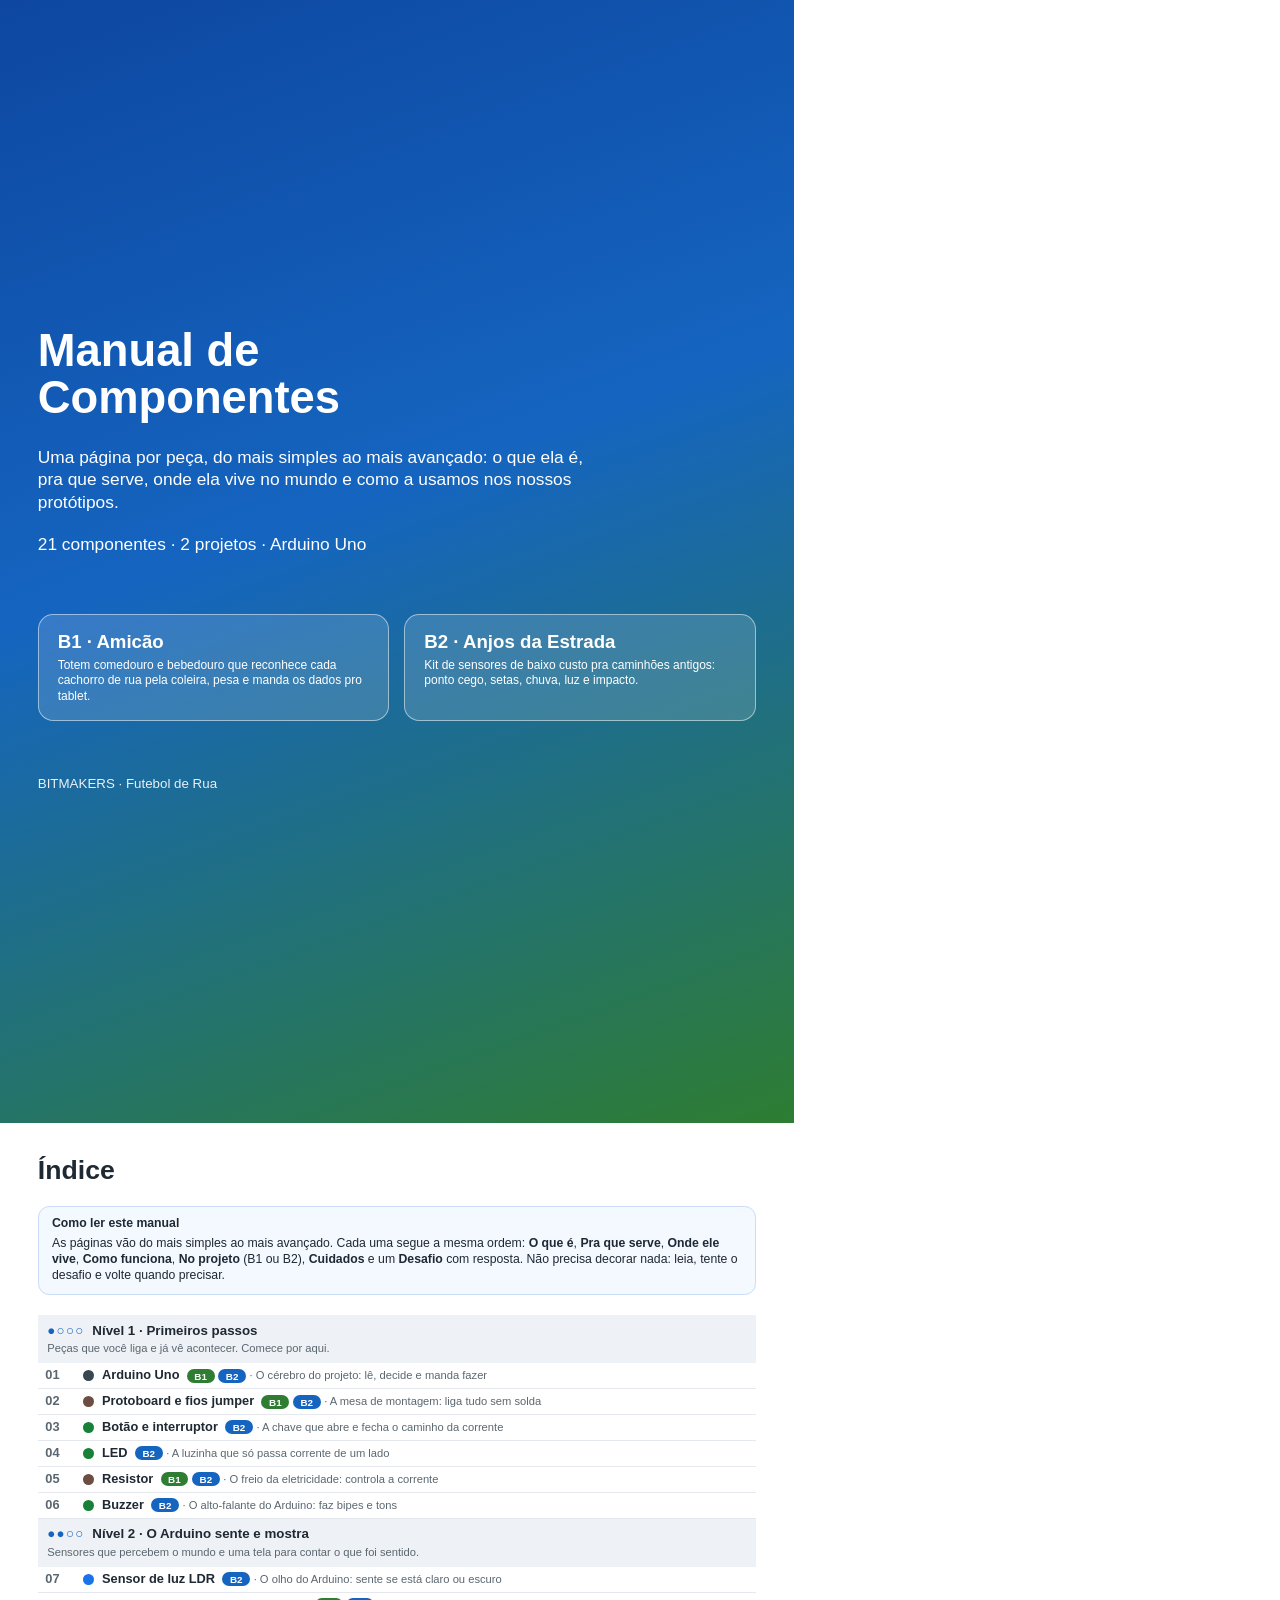
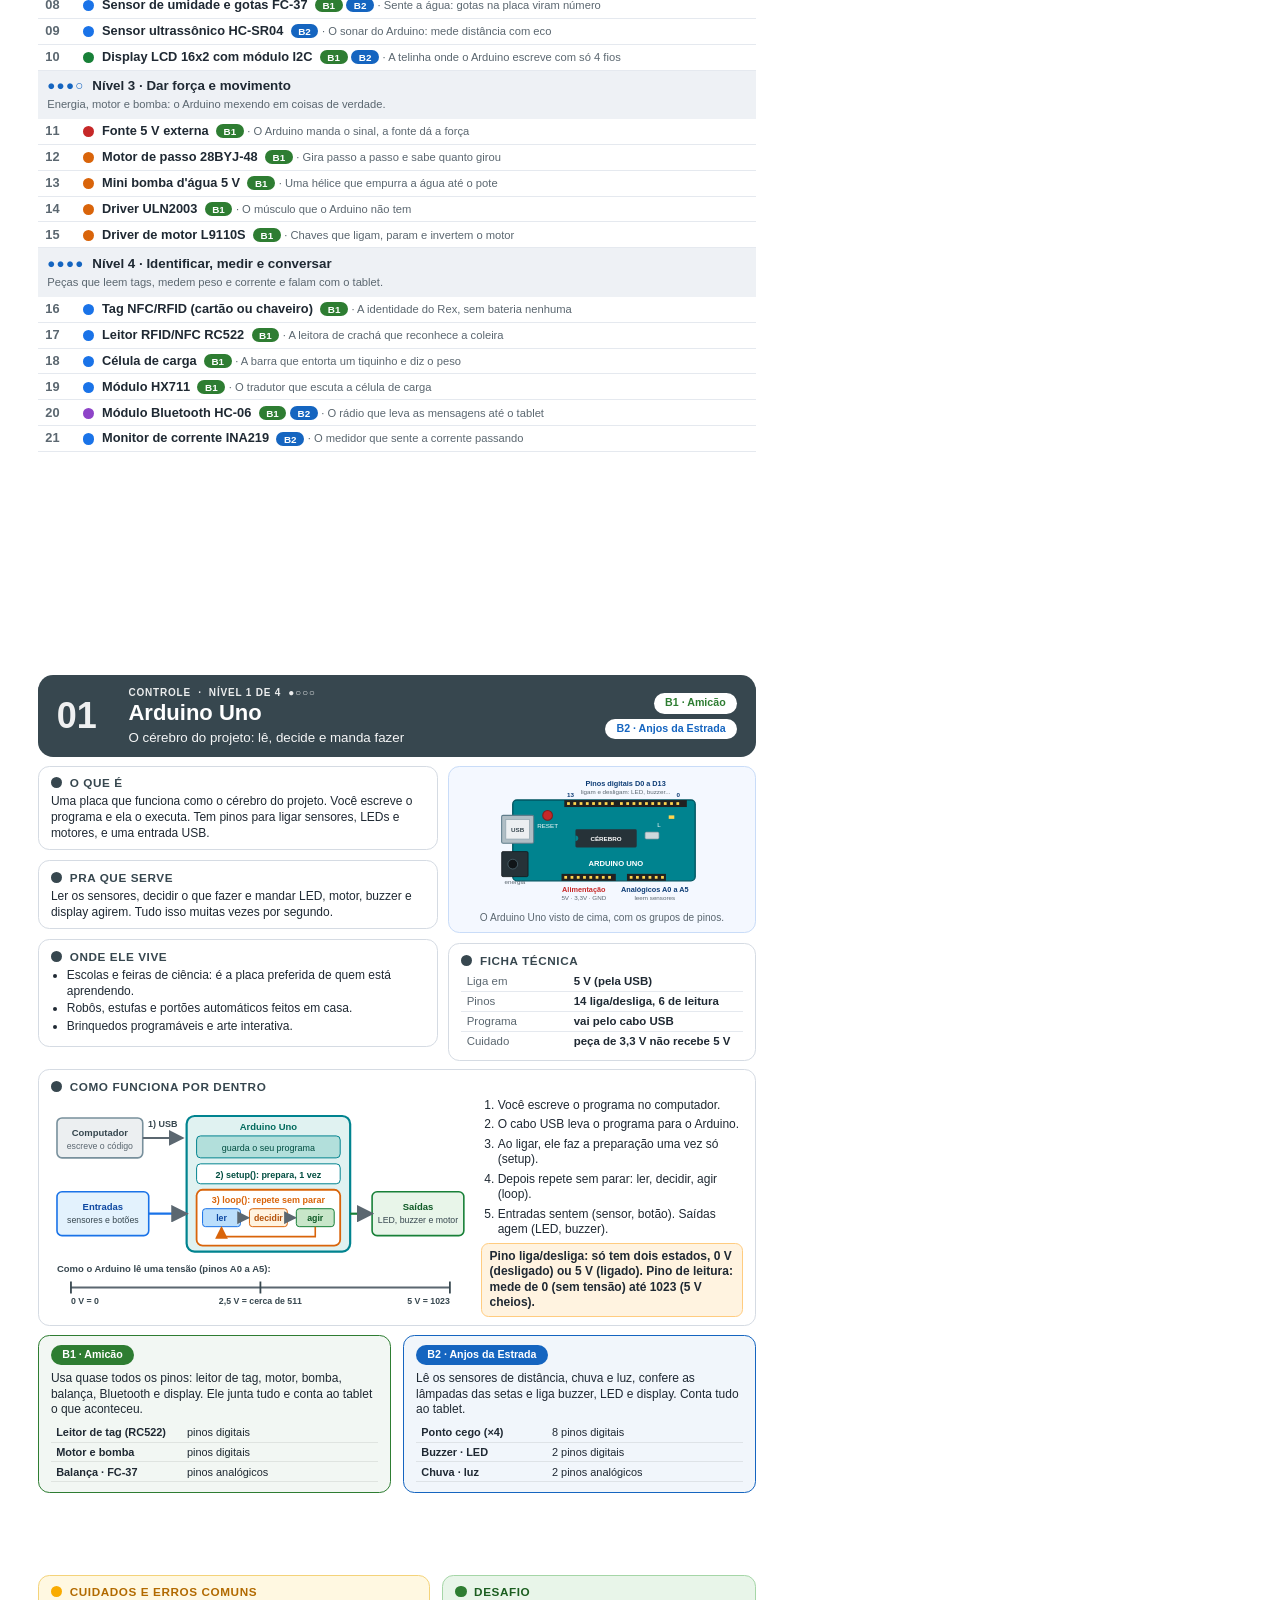
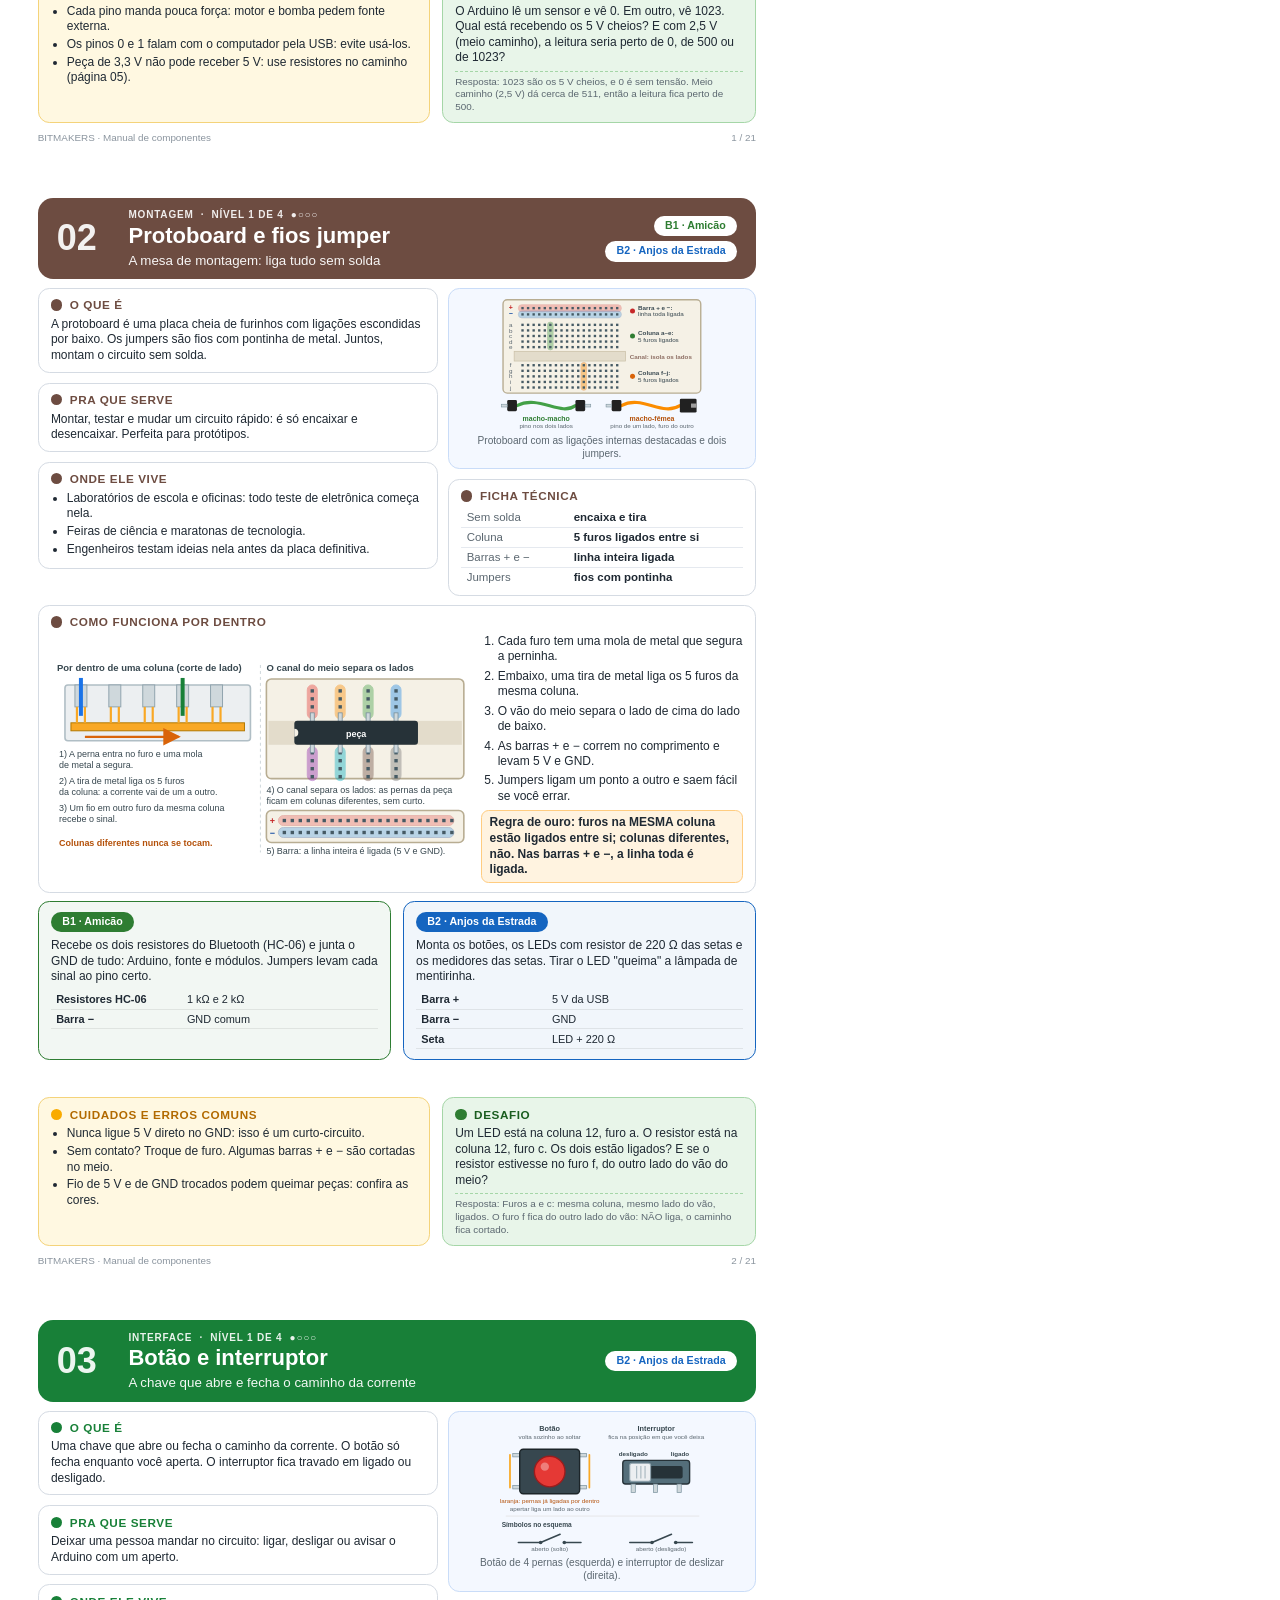
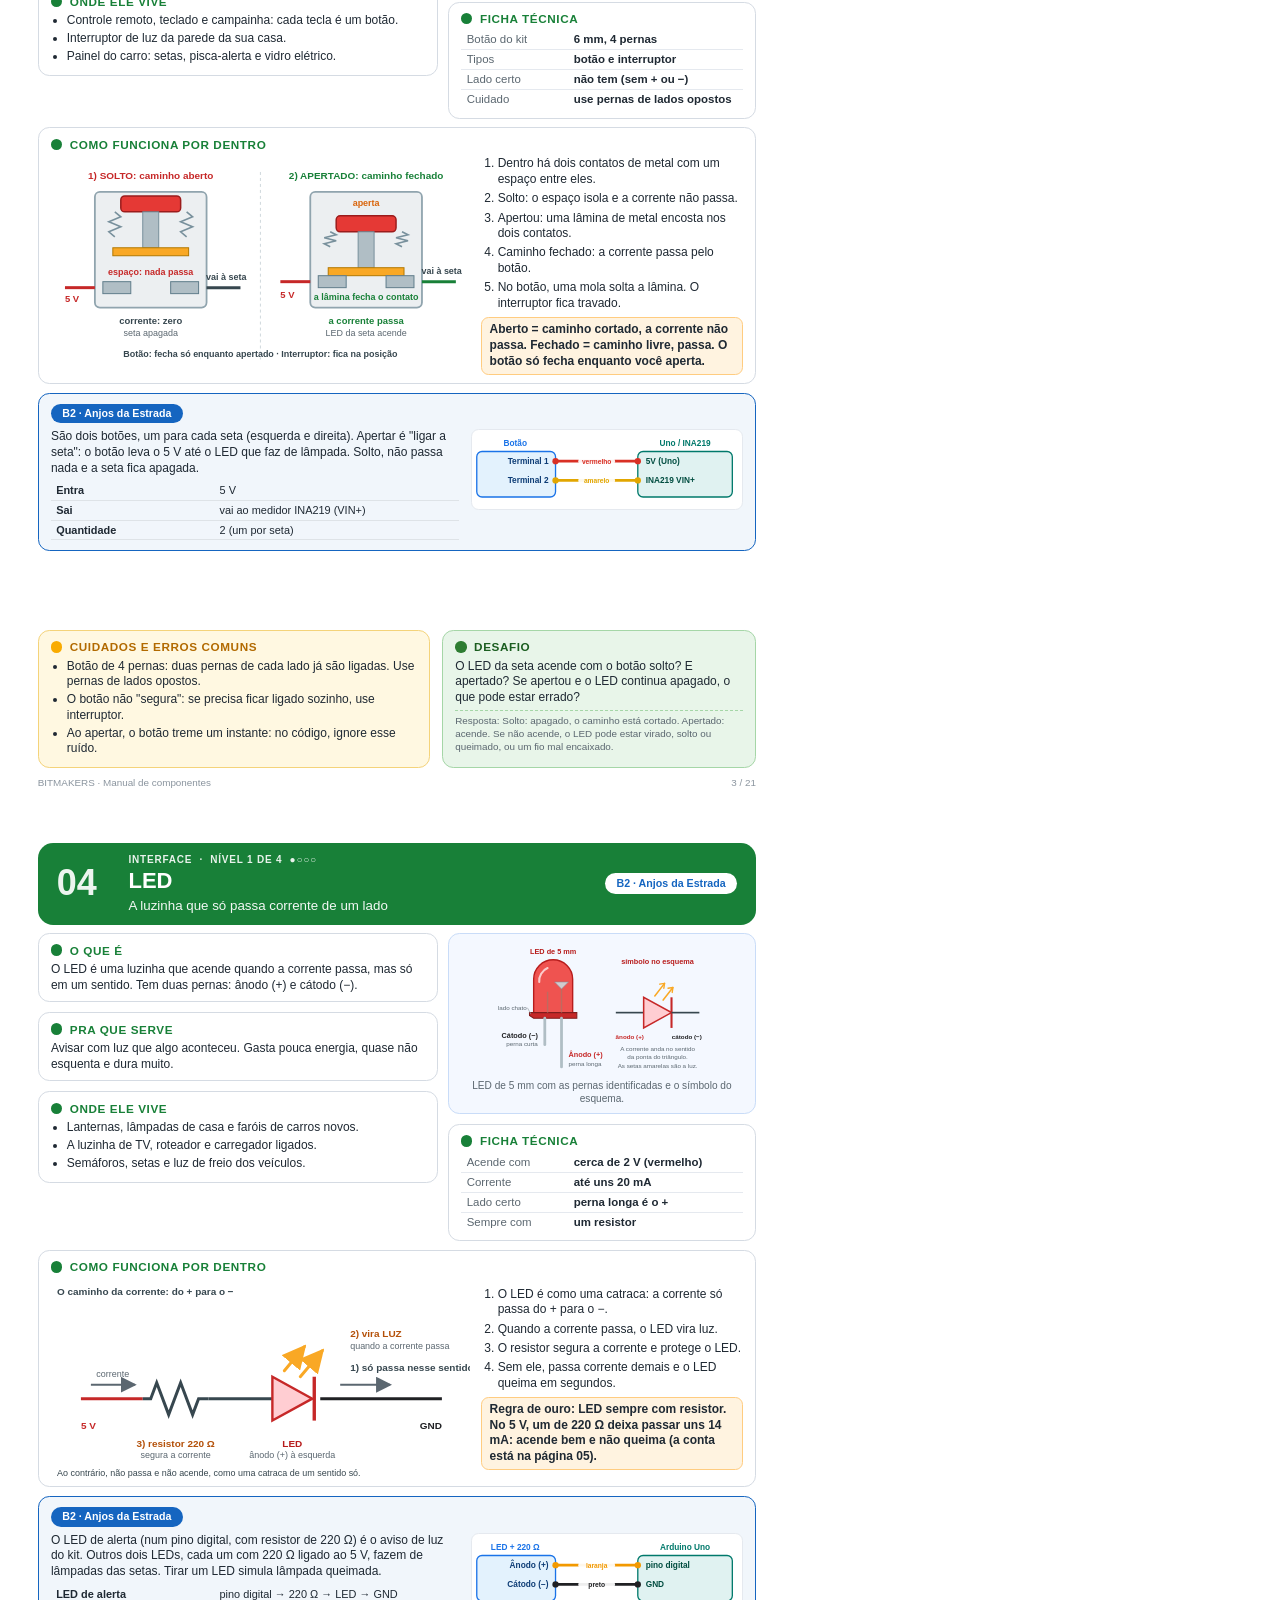
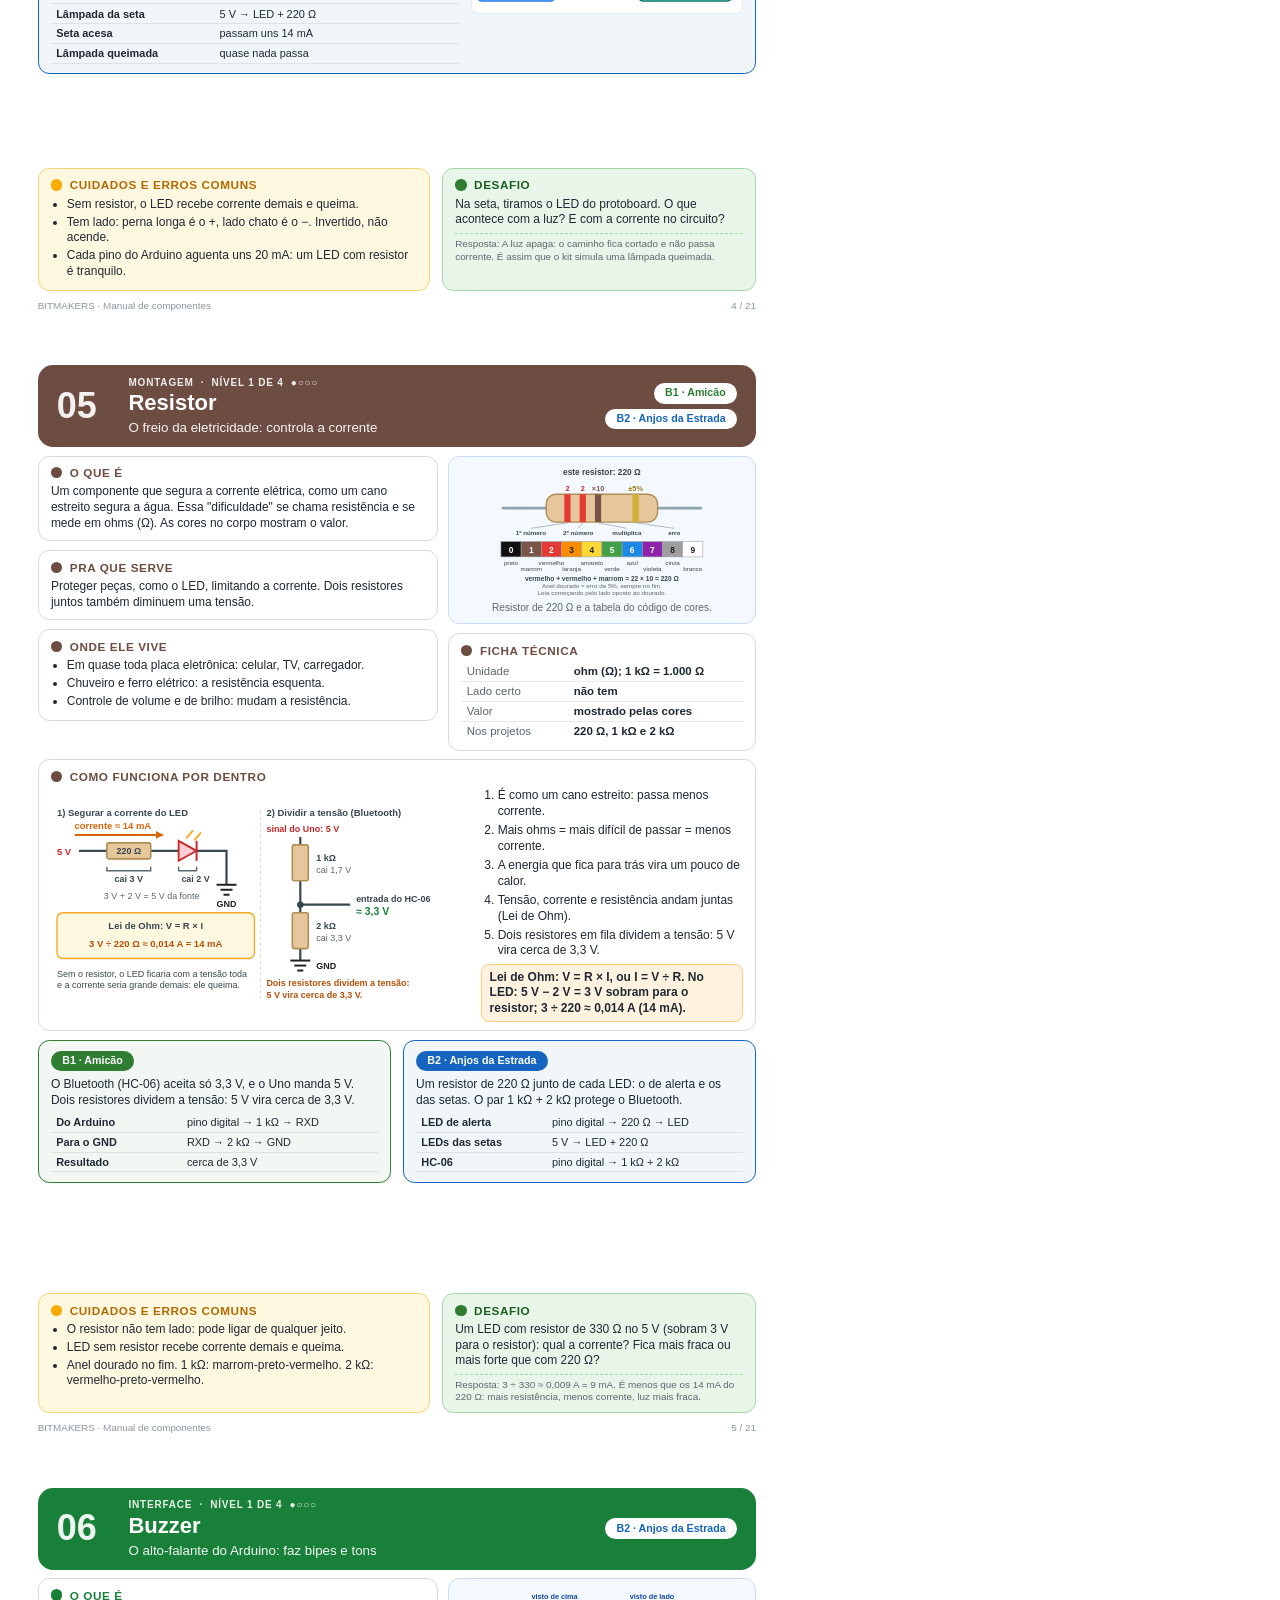
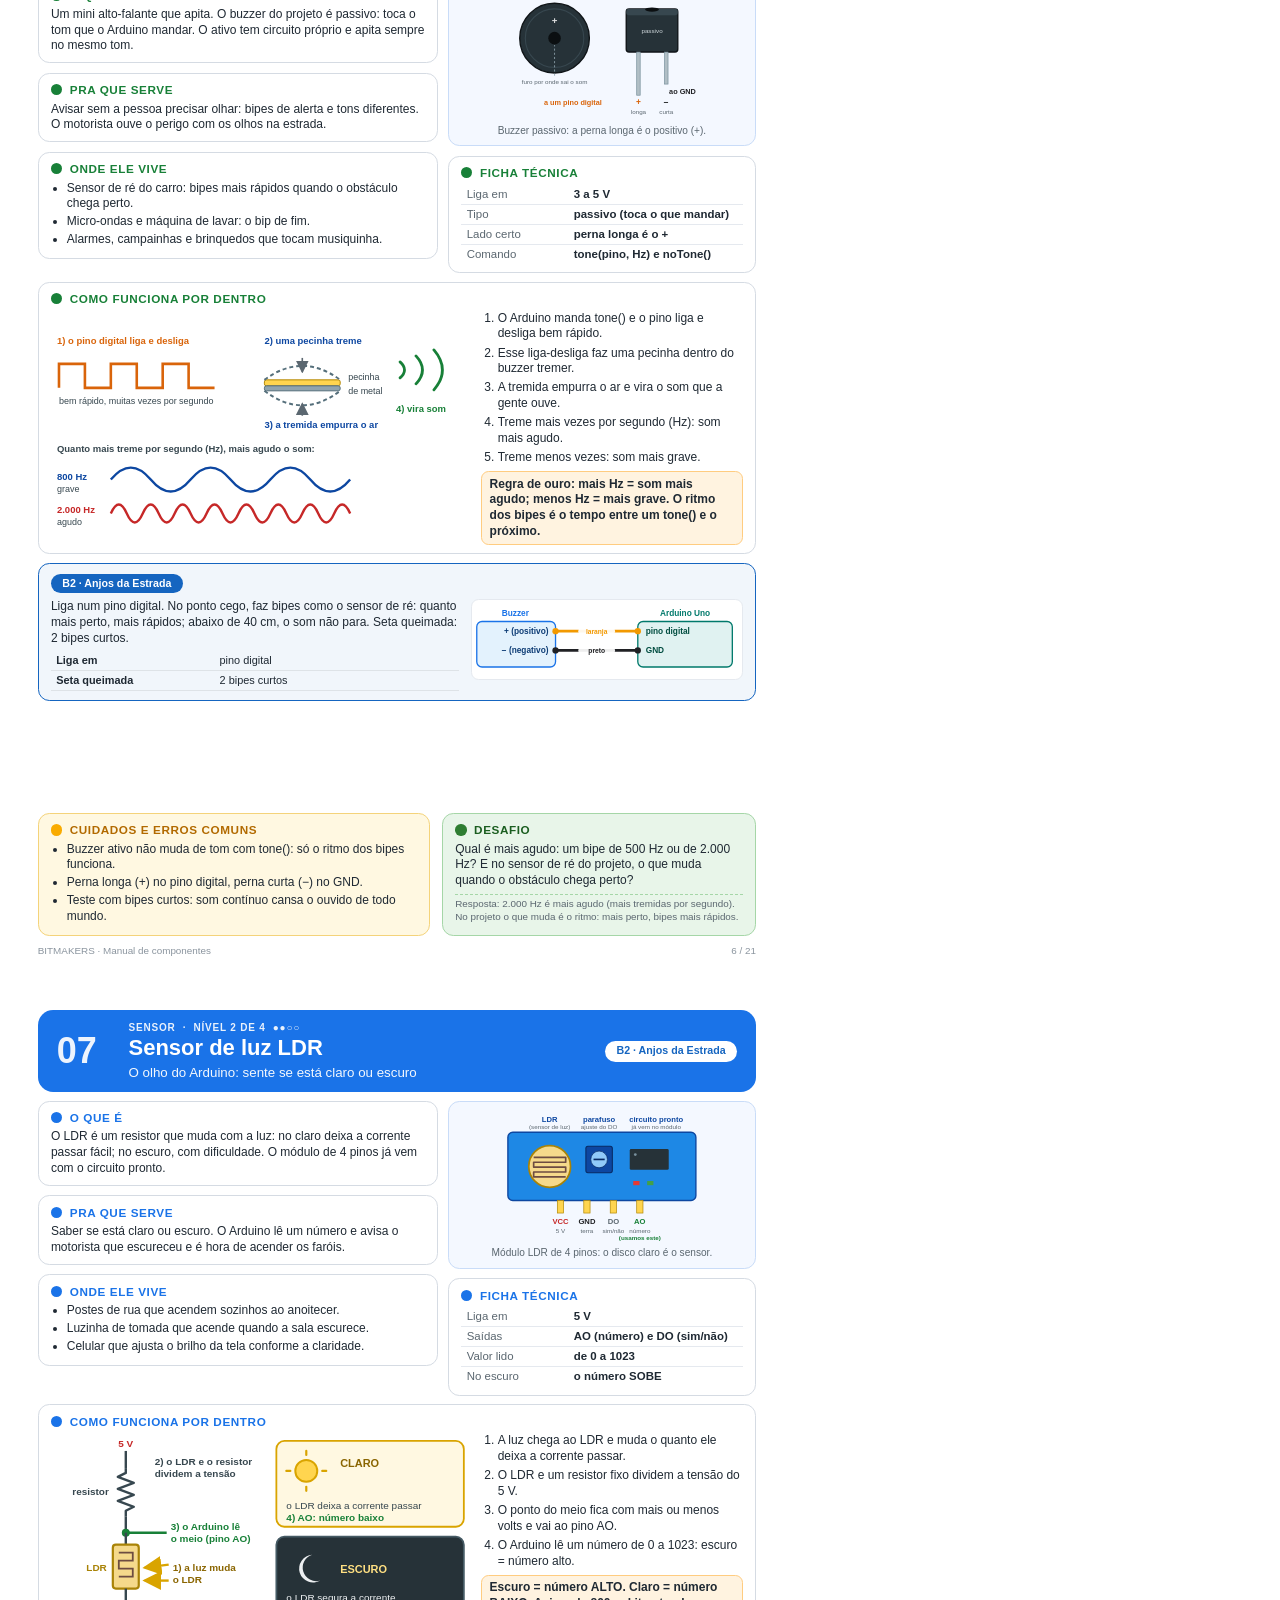
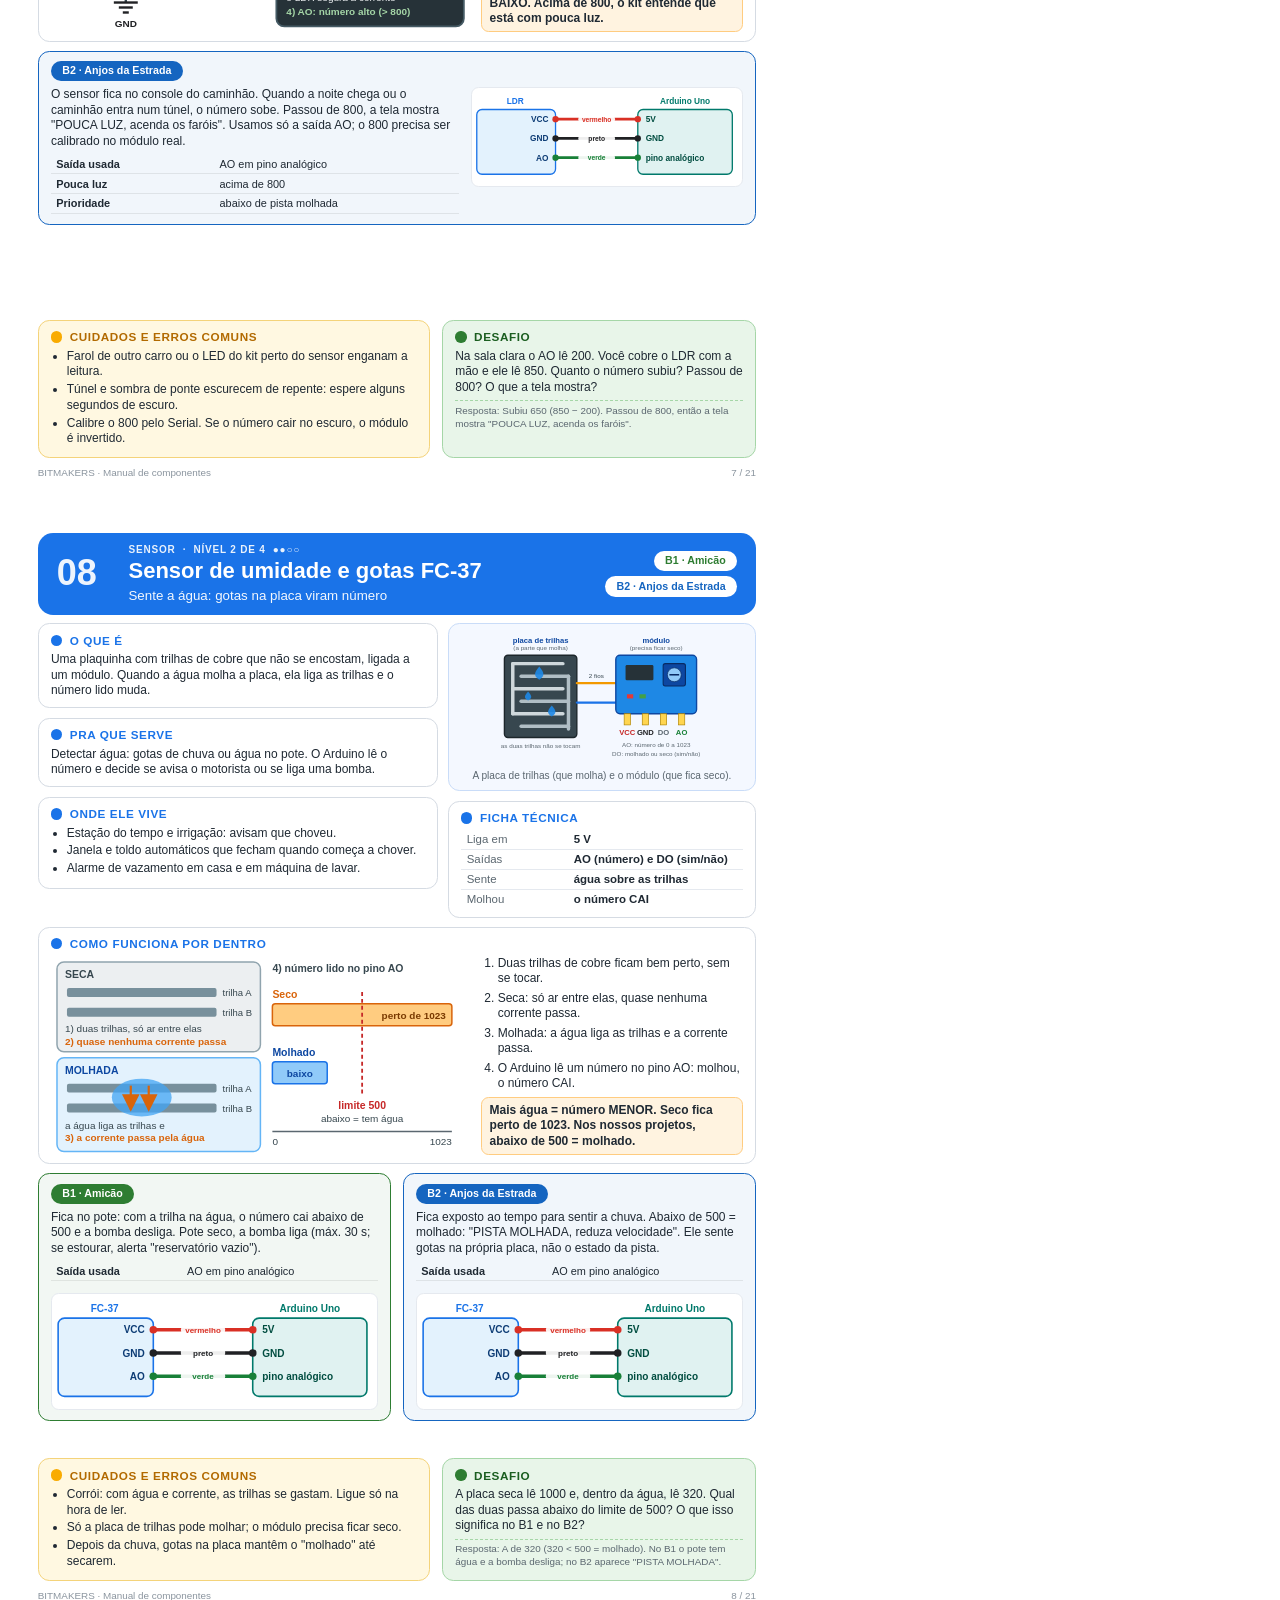
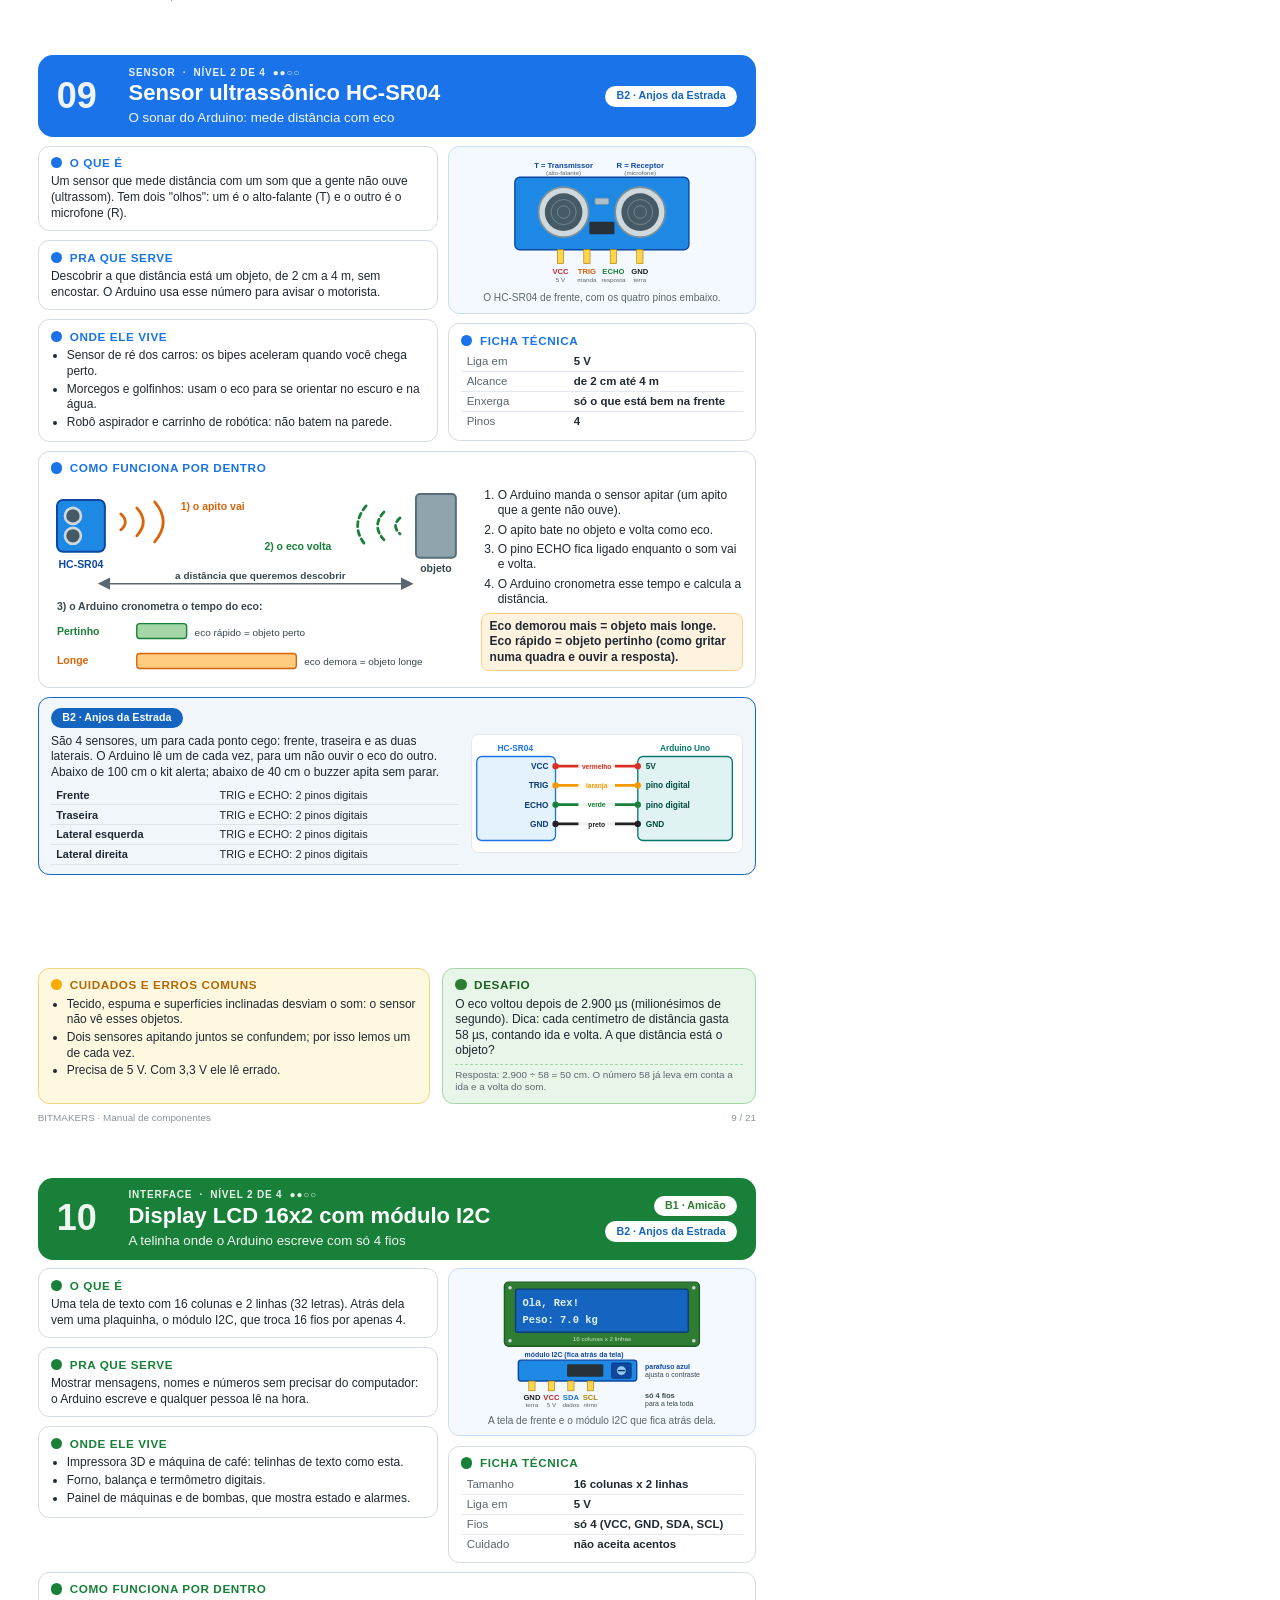
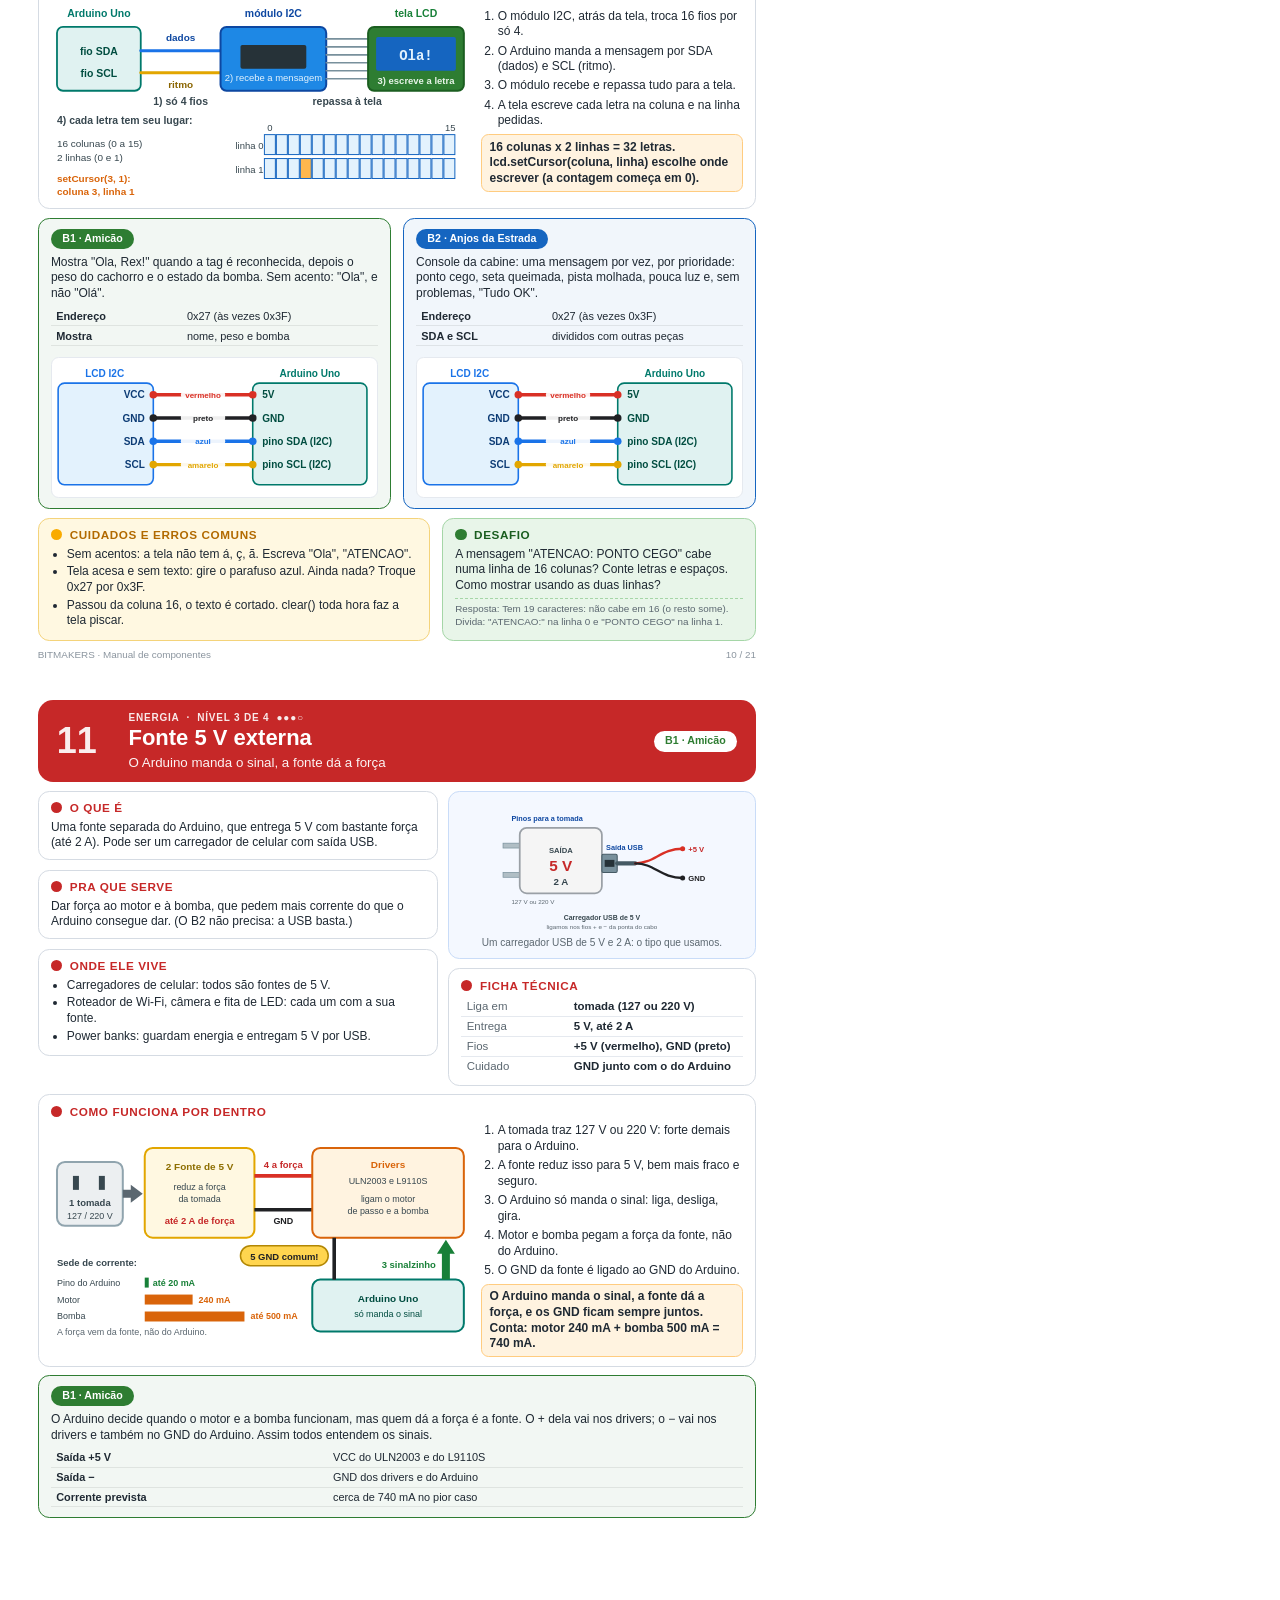
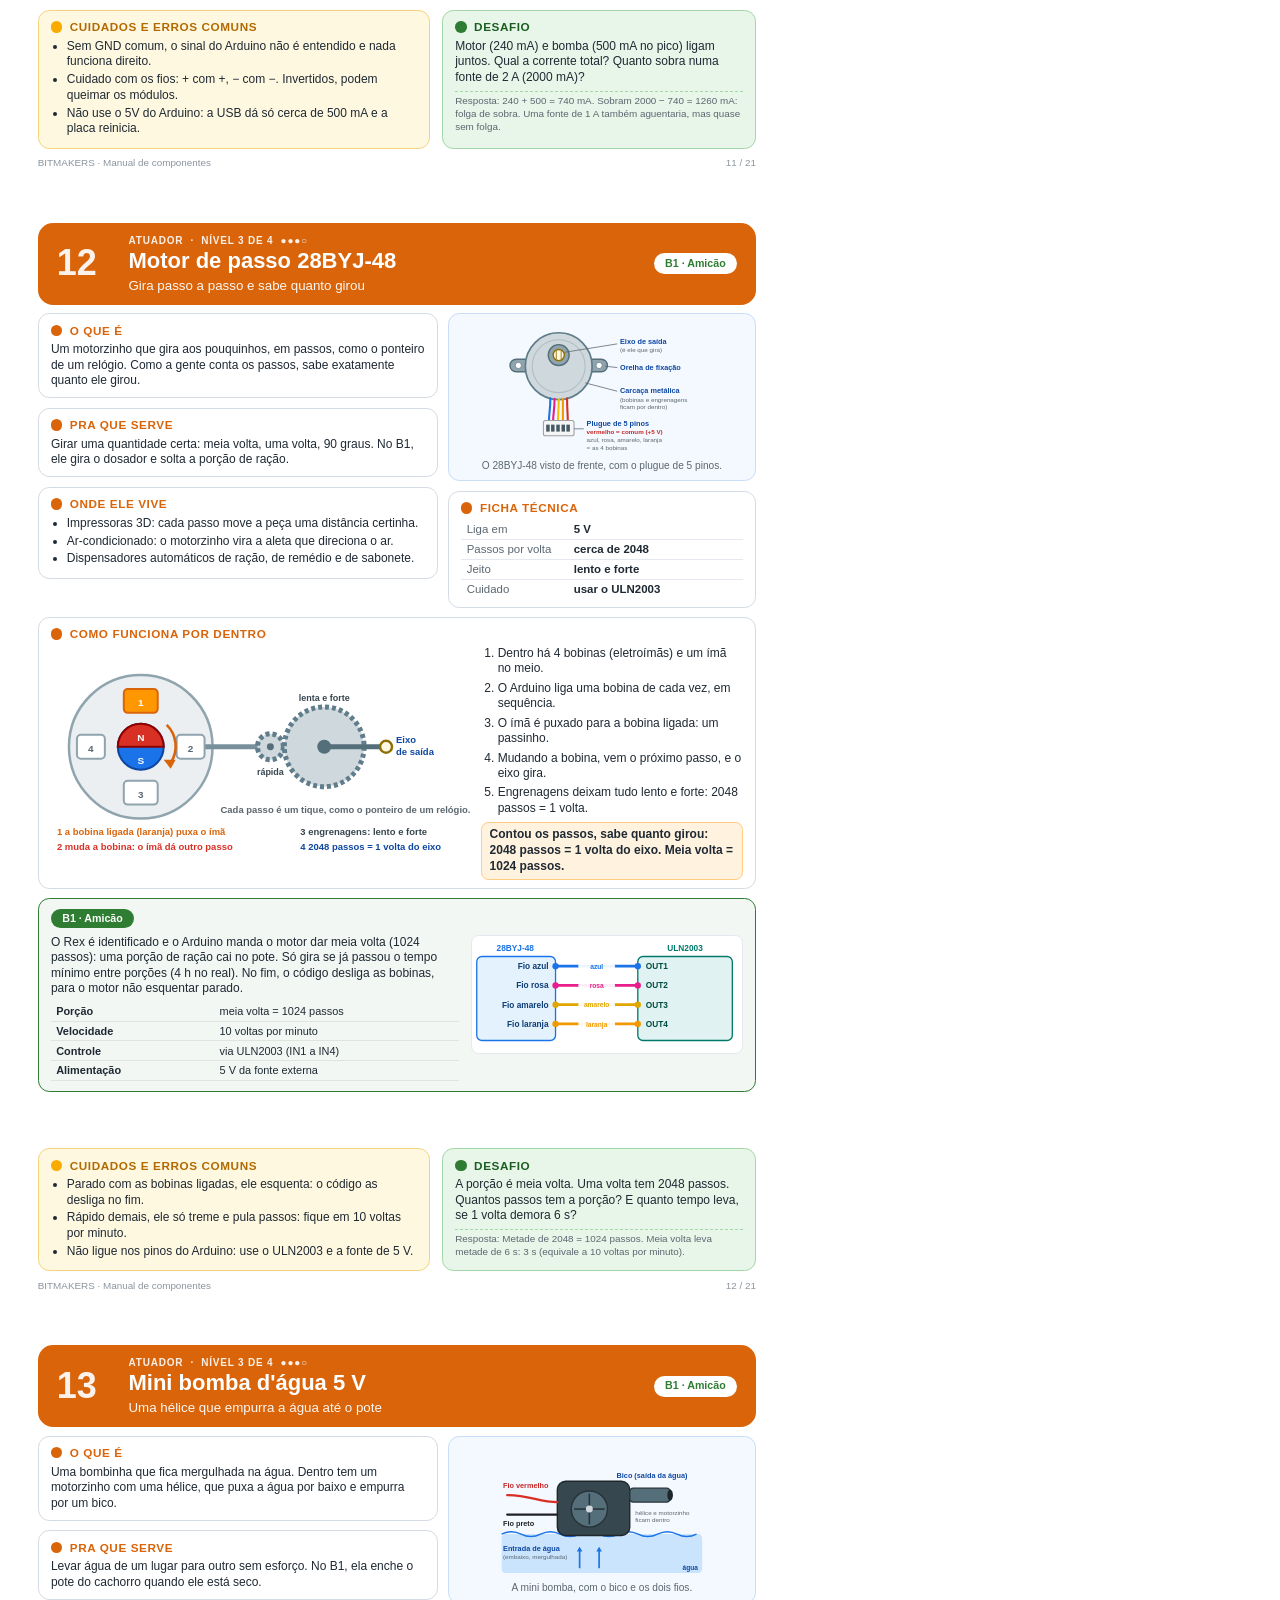
<file: manual/saida/manual.html>
<!doctype html><html lang="pt-BR"><head><meta charset="utf-8"><title>Manual de Componentes BITMAKERS</title><style>/* Manual de componentes BITMAKERS: estilo das paginas A4 */
@page { size: A4; margin: 0; }
* { box-sizing: border-box; }
body {
  margin: 0;
  font-family: "Segoe UI", "Helvetica Neue", Arial, sans-serif;
  color: #1f2933;
  font-size: 9pt;
  line-height: 1.3;
  -webkit-print-color-adjust: exact;
  print-color-adjust: exact;
}

.pagina {
  width: 210mm;
  height: 297mm;
  padding: 8mm 10mm 6mm;
  page-break-after: always;
  overflow: hidden;
  display: flex;
  flex-direction: column;
  gap: 2.3mm;
  background: #ffffff;
}

/* ---------- topo ---------- */
.topo {
  display: flex;
  align-items: center;
  gap: 4mm;
  border-radius: 4mm;
  padding: 2.8mm 5mm;
  color: #ffffff;
  background: var(--cor);
}
.topo .num { font-size: 27pt; font-weight: 800; width: 15mm; opacity: .92; }
.topo .titulo h1 { margin: 0; font-size: 16.5pt; line-height: 1.1; }
.topo .titulo p { margin: 1mm 0 0; font-size: 10pt; opacity: .95; }
.topo .selos { margin-left: auto; display: flex; flex-direction: column; gap: 1.3mm; align-items: flex-end; }
.selo {
  background: #ffffff;
  color: var(--c);
  font-weight: 700;
  font-size: 8pt;
  padding: .9mm 3mm;
  border-radius: 20px;
  white-space: nowrap;
}
.etiqueta-cat {
  font-size: 7.5pt; font-weight: 700; letter-spacing: .08em; text-transform: uppercase;
  opacity: .9; margin-bottom: .6mm;
}

/* ---------- cartoes ---------- */
.cartao {
  border: 1.2px solid #d5dbe3;
  border-radius: 3mm;
  padding: 2.2mm 3.2mm;
  background: #ffffff;
}
.cartao h2 {
  margin: 0 0 1.1mm;
  font-size: 8.8pt;
  color: var(--cor);
  text-transform: uppercase;
  letter-spacing: .05em;
  display: flex;
  align-items: center;
  gap: 2mm;
}
.cartao h2::before {
  content: "";
  width: 3mm; height: 3mm; border-radius: 50%;
  background: var(--cor);
  display: inline-block;
}
.cartao p { margin: 0 0 1.3mm; }
.cartao p:last-child { margin-bottom: 0; }
.cartao ul { margin: 0; padding-left: 4.2mm; }
.cartao li { margin-bottom: .6mm; }

.grade2 { display: grid; grid-template-columns: 1.3fr 1fr; gap: 2.6mm; }
.coluna { display: flex; flex-direction: column; gap: 2.6mm; }
.funciona { display: grid; grid-template-columns: 1.6fr 1fr; gap: 3mm; align-items: center; }
.funciona ol { margin: 0; padding-left: 4.4mm; }
.funciona li { margin-bottom: 1mm; }
.formula { background: #fff3e0; border: 1px solid #ffcc80; border-radius: 2mm; padding: 1.2mm 2mm; margin-top: 1.4mm; font-weight: 600; }
.destaque { background: #f4f8ff; border-color: #c9dcf8; }

/* ---------- figuras ---------- */
.figura { display: flex; flex-direction: column; align-items: center; justify-content: center; }
.figura svg { width: 100%; height: auto; display: block; }
.legenda-fig { font-size: 7.6pt; color: #5b6770; margin-top: 1mm; text-align: center; }
.destaque svg { max-height: 35mm; }

/* ---------- ficha tecnica ---------- */
table.ficha { width: 100%; border-collapse: collapse; font-size: 8.6pt; }
table.ficha td { padding: .55mm 1.5mm; border-bottom: 1px solid #e5e9ef; }
table.ficha td:first-child { color: #5b6770; width: 38%; }
table.ficha td:last-child { font-weight: 600; }
table.ficha tr:last-child td { border-bottom: 0; }

/* ---------- projeto ---------- */
.projetos { display: grid; gap: 3.2mm; }
.projetos.dois { grid-template-columns: 1fr 1fr; }
.proj {
  border: 1.6px solid var(--c);
  border-radius: 3mm;
  padding: 2.6mm 3.2mm;
  background: color-mix(in srgb, var(--c) 6%, white);
}
.proj .tag {
  display: inline-block; background: var(--c); color: #fff; font-weight: 700;
  font-size: 8pt; padding: .8mm 3mm; border-radius: 20px; margin-bottom: 1.6mm;
}
.proj p { margin: 0 0 1.3mm; }
.proj .corpo-proj { display: grid; grid-template-columns: 1fr 72mm; gap: 3mm; align-items: start; }
.proj .corpo-proj.sem-fio { grid-template-columns: 1fr; }
.projetos.dois .proj .corpo-proj { grid-template-columns: 1fr; }
.proj table.pinos { width: 100%; border-collapse: collapse; font-size: 8.2pt; margin-top: 1mm; }
.proj table.pinos td { padding: .6mm 1.4mm; border-bottom: 1px solid rgba(0,0,0,.08); }
.proj table.pinos td:first-child { font-weight: 600; width: 40%; }
.proj .fio { background: #fff; border-radius: 2mm; padding: 1mm; border: 1px solid #e5e9ef; }

/* ---------- rodape: cuidados e desafio ---------- */
.rodape { display: grid; grid-template-columns: 1.25fr 1fr; gap: 3.2mm; margin-top: auto; }
.cuidado { background: #fff8e1; border-color: #f4d37a; }
.cuidado h2 { color: #b26a00; }
.cuidado h2::before { background: #f9ab00; }
.desafio { background: #e8f5e9; border-color: #a5d6a7; }
.desafio h2 { color: #1b5e20; }
.desafio h2::before { background: #2e7d32; }
.resposta { font-size: 7.4pt; color: #5b6770; margin-top: 1.2mm; border-top: 1px dashed #a5d6a7; padding-top: 1mm; }

.pe { display: flex; justify-content: space-between; font-size: 7.4pt; color: #8a949e; }

/* ---------- capa e indice ---------- */
.capa { background: linear-gradient(160deg, #0d47a1 0%, #1565c0 45%, #2e7d32 100%); color: #fff; justify-content: center; }
.capa h1 { font-size: 34pt; line-height: 1.05; margin: 0 0 4mm; }
.capa p { font-size: 13pt; margin: 0 0 3mm; max-width: 150mm; }
.capa .faixa { display: flex; gap: 4mm; margin-top: 10mm; }
.capa .caixa { background: rgba(255,255,255,.14); border: 1.5px solid rgba(255,255,255,.5); border-radius: 4mm; padding: 4mm 5mm; flex: 1; }
.capa .caixa b { font-size: 14pt; display: block; margin-bottom: 1mm; }

.indice h1 { margin: 0 0 2.5mm; font-size: 20pt; }
.indice .como-ler { background: #f4f8ff; border: 1.2px solid #c9dcf8; border-radius: 3mm; padding: 2.6mm 3.5mm; margin-bottom: 3mm; font-size: 9.2pt; }
.indice .como-ler p { margin: 1mm 0 0; }
.indice table { width: 100%; border-collapse: collapse; font-size: 9.6pt; }
.indice td { padding: 1.1mm 2mm; border-bottom: 1px solid #e5e9ef; }
.indice tr.nivel td { background: #eef1f5; border-bottom: 0; padding: 1.8mm 2.5mm; font-size: 10pt; }
.indice .nivel .desc { font-size: 8.4pt; color: #5b6770; }
.indice .bolas { color: #1565c0; letter-spacing: .1em; margin-right: 2mm; }
.indice .ap { color: #5b6770; font-size: 8.4pt; }
.indice td.n { width: 10mm; font-weight: 800; color: #5b6770; }
.indice .ponto { display: inline-block; width: 3mm; height: 3mm; border-radius: 50%; margin-right: 2mm; vertical-align: middle; }
.indice .mini { font-size: 7.4pt; font-weight: 700; color: #fff; padding: .4mm 2mm; border-radius: 10px; margin-left: 1mm; }


</style></head><body>
<section class="pagina capa">
  <h1>Manual de<br>Componentes</h1>
  <p>Uma página por peça, do mais simples ao mais avançado: o que ela é, pra que serve, onde ela vive no mundo e como a usamos nos nossos protótipos.</p>
  <p>21 componentes · 2 projetos · Arduino Uno</p>
  <div class="faixa">
    <div class="caixa"><b>B1 · Amicão</b>Totem comedouro e bebedouro que reconhece cada cachorro de rua pela coleira, pesa e manda os dados pro tablet.</div>
    <div class="caixa"><b>B2 · Anjos da Estrada</b>Kit de sensores de baixo custo pra caminhões antigos: ponto cego, setas, chuva, luz e impacto.</div>
  </div>
  <p style="margin-top:12mm;font-size:10pt;opacity:.9">BITMAKERS · Futebol de Rua</p>
</section><section class="pagina indice"><h1>Índice</h1><div class="como-ler"><b>Como ler este manual</b><p>As páginas vão do mais simples ao mais avançado. Cada uma segue a mesma ordem: <b>O que é</b>, <b>Pra que serve</b>, <b>Onde ele vive</b>, <b>Como funciona</b>, <b>No projeto</b> (B1 ou B2), <b>Cuidados</b> e um <b>Desafio</b> com resposta. Não precisa decorar nada: leia, tente o desafio e volte quando precisar.</p></div><table><tr class="nivel"><td colspan="2"><span class="bolas">●○○○</span><b>Nível 1 · Primeiros passos</b><br><span class="desc">Peças que você liga e já vê acontecer. Comece por aqui.</span></td></tr><tr><td class="n">01</td><td><span class="ponto" style="background:#37474f"></span><b>Arduino Uno</b> <span class="mini" style="background:#2e7d32">B1</span><span class="mini" style="background:#1565c0">B2</span> <span class="ap">· O cérebro do projeto: lê, decide e manda fazer</span></td></tr><tr><td class="n">02</td><td><span class="ponto" style="background:#6d4c41"></span><b>Protoboard e fios jumper</b> <span class="mini" style="background:#2e7d32">B1</span><span class="mini" style="background:#1565c0">B2</span> <span class="ap">· A mesa de montagem: liga tudo sem solda</span></td></tr><tr><td class="n">03</td><td><span class="ponto" style="background:#188038"></span><b>Botão e interruptor</b> <span class="mini" style="background:#1565c0">B2</span> <span class="ap">· A chave que abre e fecha o caminho da corrente</span></td></tr><tr><td class="n">04</td><td><span class="ponto" style="background:#188038"></span><b>LED</b> <span class="mini" style="background:#1565c0">B2</span> <span class="ap">· A luzinha que só passa corrente de um lado</span></td></tr><tr><td class="n">05</td><td><span class="ponto" style="background:#6d4c41"></span><b>Resistor</b> <span class="mini" style="background:#2e7d32">B1</span><span class="mini" style="background:#1565c0">B2</span> <span class="ap">· O freio da eletricidade: controla a corrente</span></td></tr><tr><td class="n">06</td><td><span class="ponto" style="background:#188038"></span><b>Buzzer</b> <span class="mini" style="background:#1565c0">B2</span> <span class="ap">· O alto-falante do Arduino: faz bipes e tons</span></td></tr><tr class="nivel"><td colspan="2"><span class="bolas">●●○○</span><b>Nível 2 · O Arduino sente e mostra</b><br><span class="desc">Sensores que percebem o mundo e uma tela para contar o que foi sentido.</span></td></tr><tr><td class="n">07</td><td><span class="ponto" style="background:#1a73e8"></span><b>Sensor de luz LDR</b> <span class="mini" style="background:#1565c0">B2</span> <span class="ap">· O olho do Arduino: sente se está claro ou escuro</span></td></tr><tr><td class="n">08</td><td><span class="ponto" style="background:#1a73e8"></span><b>Sensor de umidade e gotas FC-37</b> <span class="mini" style="background:#2e7d32">B1</span><span class="mini" style="background:#1565c0">B2</span> <span class="ap">· Sente a água: gotas na placa viram número</span></td></tr><tr><td class="n">09</td><td><span class="ponto" style="background:#1a73e8"></span><b>Sensor ultrassônico HC-SR04</b> <span class="mini" style="background:#1565c0">B2</span> <span class="ap">· O sonar do Arduino: mede distância com eco</span></td></tr><tr><td class="n">10</td><td><span class="ponto" style="background:#188038"></span><b>Display LCD 16x2 com módulo I2C</b> <span class="mini" style="background:#2e7d32">B1</span><span class="mini" style="background:#1565c0">B2</span> <span class="ap">· A telinha onde o Arduino escreve com só 4 fios</span></td></tr><tr class="nivel"><td colspan="2"><span class="bolas">●●●○</span><b>Nível 3 · Dar força e movimento</b><br><span class="desc">Energia, motor e bomba: o Arduino mexendo em coisas de verdade.</span></td></tr><tr><td class="n">11</td><td><span class="ponto" style="background:#c62828"></span><b>Fonte 5 V externa</b> <span class="mini" style="background:#2e7d32">B1</span> <span class="ap">· O Arduino manda o sinal, a fonte dá a força</span></td></tr><tr><td class="n">12</td><td><span class="ponto" style="background:#d9640a"></span><b>Motor de passo 28BYJ-48</b> <span class="mini" style="background:#2e7d32">B1</span> <span class="ap">· Gira passo a passo e sabe quanto girou</span></td></tr><tr><td class="n">13</td><td><span class="ponto" style="background:#d9640a"></span><b>Mini bomba d'água 5 V</b> <span class="mini" style="background:#2e7d32">B1</span> <span class="ap">· Uma hélice que empurra a água até o pote</span></td></tr><tr><td class="n">14</td><td><span class="ponto" style="background:#d9640a"></span><b>Driver ULN2003</b> <span class="mini" style="background:#2e7d32">B1</span> <span class="ap">· O músculo que o Arduino não tem</span></td></tr><tr><td class="n">15</td><td><span class="ponto" style="background:#d9640a"></span><b>Driver de motor L9110S</b> <span class="mini" style="background:#2e7d32">B1</span> <span class="ap">· Chaves que ligam, param e invertem o motor</span></td></tr><tr class="nivel"><td colspan="2"><span class="bolas">●●●●</span><b>Nível 4 · Identificar, medir e conversar</b><br><span class="desc">Peças que leem tags, medem peso e corrente e falam com o tablet.</span></td></tr><tr><td class="n">16</td><td><span class="ponto" style="background:#1a73e8"></span><b>Tag NFC/RFID (cartão ou chaveiro)</b> <span class="mini" style="background:#2e7d32">B1</span> <span class="ap">· A identidade do Rex, sem bateria nenhuma</span></td></tr><tr><td class="n">17</td><td><span class="ponto" style="background:#1a73e8"></span><b>Leitor RFID/NFC RC522</b> <span class="mini" style="background:#2e7d32">B1</span> <span class="ap">· A leitora de crachá que reconhece a coleira</span></td></tr><tr><td class="n">18</td><td><span class="ponto" style="background:#1a73e8"></span><b>Célula de carga</b> <span class="mini" style="background:#2e7d32">B1</span> <span class="ap">· A barra que entorta um tiquinho e diz o peso</span></td></tr><tr><td class="n">19</td><td><span class="ponto" style="background:#1a73e8"></span><b>Módulo HX711</b> <span class="mini" style="background:#2e7d32">B1</span> <span class="ap">· O tradutor que escuta a célula de carga</span></td></tr><tr><td class="n">20</td><td><span class="ponto" style="background:#8e44c8"></span><b>Módulo Bluetooth HC-06</b> <span class="mini" style="background:#2e7d32">B1</span><span class="mini" style="background:#1565c0">B2</span> <span class="ap">· O rádio que leva as mensagens até o tablet</span></td></tr><tr><td class="n">21</td><td><span class="ponto" style="background:#1a73e8"></span><b>Monitor de corrente INA219</b> <span class="mini" style="background:#1565c0">B2</span> <span class="ap">· O medidor que sente a corrente passando</span></td></tr></table></section>
<section class="pagina" style="--cor:#37474f">
  <div class="topo">
    <div class="num">01</div>
    <div class="titulo">
      <div class="etiqueta-cat">Controle &nbsp;·&nbsp; Nível 1 de 4 &nbsp;●○○○</div>
      <h1>Arduino Uno</h1>
      <p>O cérebro do projeto: lê, decide e manda fazer</p>
    </div>
    <div class="selos"><span class="selo" style="--c:#2e7d32">B1 · Amicão</span><span class="selo" style="--c:#1565c0">B2 · Anjos da Estrada</span></div>
  </div>

  <div class="grade2">
    <div class="coluna">
      <div class="cartao"><h2>O que é</h2><p>Uma placa que funciona como o cérebro do projeto. Você escreve o programa e ela o executa. Tem pinos para ligar sensores, LEDs e motores, e uma entrada USB.</p></div>
      <div class="cartao"><h2>Pra que serve</h2><p>Ler os sensores, decidir o que fazer e mandar LED, motor, buzzer e display agirem. Tudo isso muitas vezes por segundo.</p></div>
      <div class="cartao"><h2>Onde ele vive</h2><ul><li>Escolas e feiras de ciência: é a placa preferida de quem está aprendendo.</li><li>Robôs, estufas e portões automáticos feitos em casa.</li><li>Brinquedos programáveis e arte interativa.</li></ul></div>
    </div>
    <div class="coluna">
      <div class="cartao destaque figura"><svg viewBox="0 0 300 190" xmlns="http://www.w3.org/2000/svg" font-family="Segoe UI, Arial, sans-serif">
  <!-- placa -->
  <rect x="22" y="36" width="262" height="116" rx="6" fill="#00838f" stroke="#005662" stroke-width="2"/>
  <!-- USB -->
  <rect x="6" y="58" width="46" height="40" rx="2" fill="#b0bec5" stroke="#607d8b" stroke-width="1.5"/>
  <rect x="12" y="64" width="34" height="28" fill="#eceff1" stroke="#90a4ae"/>
  <text x="29" y="82" font-size="9" font-weight="700" fill="#37474f" text-anchor="middle">USB</text>
  <!-- plug de energia -->
  <rect x="6" y="110" width="38" height="36" rx="2" fill="#263238" stroke="#101518"/>
  <circle cx="22" cy="128" r="7" fill="#101518" stroke="#546e7a"/>
  <text x="25" y="157" font-size="9" fill="#5b6770" text-anchor="middle">energia</text>
  <!-- botao reset -->
  <circle cx="72" cy="58" r="7" fill="#c62828" stroke="#7f1d1d" stroke-width="1.5"/>
  <text x="72" y="76" font-size="9" fill="#ffffff" text-anchor="middle">RESET</text>
  <!-- chip -->
  <rect x="112" y="78" width="88" height="26" rx="2" fill="#263238"/>
  <path d="M112,87 a4,4 0 0 1 0,8" fill="#00838f"/>
  <text x="156" y="95" font-size="9" font-weight="700" fill="#ffffff" text-anchor="middle">CÉREBRO</text>
  <!-- cristal e LED L -->
  <rect x="212" y="82" width="20" height="10" rx="2" fill="#cfd8dc" stroke="#78909c"/>
  <rect x="246" y="58" width="8" height="5" fill="#ffd54f"/>
  <text x="232" y="74" font-size="9" fill="#ffffff" text-anchor="middle">L</text>
  <text x="170" y="130" font-size="11" font-weight="700" fill="#ffffff" text-anchor="middle">ARDUINO UNO</text>

  <!-- cabecalho digital (topo) -->
  <rect x="96" y="36" width="176" height="10" fill="#212121"/>
  <g fill="#ffd54f">
    <rect x="100" y="39" width="4" height="4"/><rect x="109" y="39" width="4" height="4"/><rect x="118" y="39" width="4" height="4"/>
    <rect x="127" y="39" width="4" height="4"/><rect x="136" y="39" width="4" height="4"/><rect x="145" y="39" width="4" height="4"/>
    <rect x="154" y="39" width="4" height="4"/><rect x="163" y="39" width="4" height="4"/><rect x="176" y="39" width="4" height="4"/>
    <rect x="185" y="39" width="4" height="4"/><rect x="194" y="39" width="4" height="4"/><rect x="203" y="39" width="4" height="4"/>
    <rect x="212" y="39" width="4" height="4"/><rect x="221" y="39" width="4" height="4"/><rect x="230" y="39" width="4" height="4"/>
    <rect x="239" y="39" width="4" height="4"/><rect x="248" y="39" width="4" height="4"/><rect x="257" y="39" width="4" height="4"/>
  </g>
  <text x="184" y="16" font-size="10.5" font-weight="700" fill="#0d3c75" text-anchor="middle">Pinos digitais D0 a D13</text>
  <text x="184" y="28" font-size="9" fill="#5b6770" text-anchor="middle">ligam e desligam: LED, buzzer...</text>
  <text x="100" y="31" font-size="9" font-weight="700" fill="#0d3c75">13</text>
  <text x="262" y="31" font-size="9" font-weight="700" fill="#0d3c75" text-anchor="end">0</text>

  <!-- cabecalho alimentacao (baixo) -->
  <rect x="92" y="142" width="78" height="10" fill="#212121"/>
  <g fill="#ffd54f">
    <rect x="96" y="145" width="4" height="4"/><rect x="105" y="145" width="4" height="4"/><rect x="114" y="145" width="4" height="4"/>
    <rect x="123" y="145" width="4" height="4"/><rect x="132" y="145" width="4" height="4"/><rect x="141" y="145" width="4" height="4"/>
    <rect x="150" y="145" width="4" height="4"/><rect x="159" y="145" width="4" height="4"/>
  </g>
  <!-- cabecalho analogico -->
  <rect x="186" y="142" width="56" height="10" fill="#212121"/>
  <g fill="#ffd54f">
    <rect x="190" y="145" width="4" height="4"/><rect x="199" y="145" width="4" height="4"/><rect x="208" y="145" width="4" height="4"/>
    <rect x="217" y="145" width="4" height="4"/><rect x="226" y="145" width="4" height="4"/><rect x="235" y="145" width="4" height="4"/>
  </g>
  <text x="124" y="168" font-size="10.5" font-weight="700" fill="#c62828" text-anchor="middle">Alimentação</text>
  <text x="124" y="180" font-size="9" fill="#5b6770" text-anchor="middle">5V · 3,3V · GND</text>
  <text x="226" y="168" font-size="10.5" font-weight="700" fill="#0d3c75" text-anchor="middle">Analógicos A0 a A5</text>
  <text x="226" y="180" font-size="9" fill="#5b6770" text-anchor="middle">leem sensores</text>
</svg><div class="legenda-fig">O Arduino Uno visto de cima, com os grupos de pinos.</div></div>
      <div class="cartao"><h2>Ficha técnica</h2><table class="ficha"><tr><td>Liga em</td><td>5 V (pela USB)</td></tr><tr><td>Pinos</td><td>14 liga/desliga, 6 de leitura</td></tr><tr><td>Programa</td><td>vai pelo cabo USB</td></tr><tr><td>Cuidado</td><td>peça de 3,3 V não recebe 5 V</td></tr></table></div>
    </div>
  </div>

  <div class="cartao"><h2>Como funciona por dentro</h2>
    <div class="funciona">
      <div class="figura"><svg viewBox="0 0 420 200" xmlns="http://www.w3.org/2000/svg" font-family="Segoe UI, Arial, sans-serif">
  <defs>
    <marker id="seta-uno" markerWidth="8" markerHeight="8" refX="7" refY="4" orient="auto">
      <path d="M0,0 L8,4 L0,8 z" fill="#5b6770"/>
    </marker>
    <marker id="setaL-uno" markerWidth="8" markerHeight="8" refX="7" refY="4" orient="auto">
      <path d="M0,0 L8,4 L0,8 z" fill="#d9640a"/>
    </marker>
  </defs>

  <!-- computador -->
  <rect x="6" y="10" width="86" height="40" rx="5" fill="#eceff1" stroke="#78909c" stroke-width="1.6"/>
  <text x="49" y="28" font-size="9.5" font-weight="700" fill="#37474f" text-anchor="middle">Computador</text>
  <text x="49" y="41" font-size="8.8" fill="#5b6770" text-anchor="middle">escreve o código</text>
  <line x1="92" y1="30" x2="132" y2="30" stroke="#5b6770" stroke-width="2" marker-end="url(#seta-uno)"/>
  <text x="112" y="19" font-size="9" font-weight="700" fill="#37474f" text-anchor="middle">1) USB</text>

  <!-- placa -->
  <rect x="136" y="8" width="164" height="136" rx="8" fill="#e0f2f1" stroke="#00838f" stroke-width="2.2"/>
  <text x="218" y="22" font-size="9.5" font-weight="700" fill="#00695c" text-anchor="middle">Arduino Uno</text>
  <rect x="146" y="28" width="144" height="22" rx="4" fill="#b2dfdb" stroke="#00838f"/>
  <text x="218" y="43" font-size="9" fill="#004d40" text-anchor="middle">guarda o seu programa</text>
  <!-- setup -->
  <rect x="146" y="56" width="144" height="20" rx="4" fill="#fff" stroke="#00838f"/>
  <text x="218" y="70" font-size="9" font-weight="700" fill="#004d40" text-anchor="middle">2) setup(): prepara, 1 vez</text>
  <!-- loop -->
  <rect x="146" y="82" width="144" height="56" rx="6" fill="#fff" stroke="#d9640a" stroke-width="1.8"/>
  <text x="218" y="95" font-size="9" font-weight="700" fill="#d9640a" text-anchor="middle">3) loop(): repete sem parar</text>
  <rect x="152" y="101" width="38" height="18" rx="3" fill="#bbdefb" stroke="#1a73e8"/>
  <text x="171" y="113.5" font-size="8.8" font-weight="700" fill="#0d47a1" text-anchor="middle">ler</text>
  <rect x="199" y="101" width="38" height="18" rx="3" fill="#fff3e0" stroke="#d9640a"/>
  <text x="218" y="113.5" font-size="8.8" font-weight="700" fill="#b4510a" text-anchor="middle">decidir</text>
  <rect x="246" y="101" width="38" height="18" rx="3" fill="#c8e6c9" stroke="#188038"/>
  <text x="265" y="113.5" font-size="8.8" font-weight="700" fill="#0f5a26" text-anchor="middle">agir</text>
  <line x1="190" y1="110" x2="198" y2="110" stroke="#5b6770" stroke-width="1.6" marker-end="url(#seta-uno)"/>
  <line x1="237" y1="110" x2="245" y2="110" stroke="#5b6770" stroke-width="1.6" marker-end="url(#seta-uno)"/>
  <path d="M265,119 L265,129 L171,129 L171,120" fill="none" stroke="#d9640a" stroke-width="1.6" marker-end="url(#setaL-uno)"/>

  <!-- entradas -->
  <rect x="6" y="84" width="92" height="44" rx="5" fill="#e3f2fd" stroke="#1a73e8" stroke-width="1.6"/>
  <text x="52" y="102" font-size="9.5" font-weight="700" fill="#0d47a1" text-anchor="middle">Entradas</text>
  <text x="52" y="115" font-size="8.8" fill="#37474f" text-anchor="middle">sensores e botões</text>
  <line x1="98" y1="106" x2="136" y2="106" stroke="#1a73e8" stroke-width="2.2" marker-end="url(#seta-uno)"/>

  <!-- saidas -->
  <rect x="322" y="84" width="92" height="44" rx="5" fill="#e8f5e9" stroke="#188038" stroke-width="1.6"/>
  <text x="368" y="102" font-size="9.5" font-weight="700" fill="#0f5a26" text-anchor="middle">Saídas</text>
  <text x="368" y="115" font-size="8.8" fill="#37474f" text-anchor="middle">LED, buzzer e motor</text>
  <line x1="300" y1="106" x2="322" y2="106" stroke="#188038" stroke-width="2.2" marker-end="url(#seta-uno)"/>

  <!-- leitura analogica -->
  <text x="6" y="164" font-size="9.5" font-weight="700" fill="#37474f">Como o Arduino lê uma tensão (pinos A0 a A5):</text>
  <line x1="20" y1="180" x2="400" y2="180" stroke="#5b6770" stroke-width="2.2"/>
  <g stroke="#37474f" stroke-width="1.8">
    <line x1="20" y1="174" x2="20" y2="186"/><line x1="210" y1="174" x2="210" y2="186"/><line x1="400" y1="174" x2="400" y2="186"/>
  </g>
  <text x="20" y="197" font-size="8.8" font-weight="700" fill="#37474f" text-anchor="start">0 V = 0</text>
  <text x="210" y="197" font-size="8.8" font-weight="700" fill="#37474f" text-anchor="middle">2,5 V = cerca de 511</text>
  <text x="400" y="197" font-size="8.8" font-weight="700" fill="#37474f" text-anchor="end">5 V = 1023</text>
</svg></div>
      <div>
        <ol><li>Você escreve o programa no computador.</li><li>O cabo USB leva o programa para o Arduino.</li><li>Ao ligar, ele faz a preparação uma vez só (setup).</li><li>Depois repete sem parar: ler, decidir, agir (loop).</li><li>Entradas sentem (sensor, botão). Saídas agem (LED, buzzer).</li></ol>
        <div class="formula">Pino liga/desliga: só tem dois estados, 0 V (desligado) ou 5 V (ligado). Pino de leitura: mede de 0 (sem tensão) até 1023 (5 V cheios).</div>
      </div>
    </div>
  </div>

  <div class="projetos dois"><div class="proj" style="--c:#2e7d32"><span class="tag">B1 · Amicão</span><div class="corpo-proj sem-fio"><div><p>Usa quase todos os pinos: leitor de tag, motor, bomba, balança, Bluetooth e display. Ele junta tudo e conta ao tablet o que aconteceu.</p><table class="pinos"><tr><td>Leitor de tag (RC522)</td><td>pinos digitais</td></tr><tr><td>Motor e bomba</td><td>pinos digitais</td></tr><tr><td>Balança · FC-37</td><td>pinos analógicos</td></tr></table></div></div></div><div class="proj" style="--c:#1565c0"><span class="tag">B2 · Anjos da Estrada</span><div class="corpo-proj sem-fio"><div><p>Lê os sensores de distância, chuva e luz, confere as lâmpadas das setas e liga buzzer, LED e display. Conta tudo ao tablet.</p><table class="pinos"><tr><td>Ponto cego (×4)</td><td>8 pinos digitais</td></tr><tr><td>Buzzer · LED</td><td>2 pinos digitais</td></tr><tr><td>Chuva · luz</td><td>2 pinos analógicos</td></tr></table></div></div></div></div>

  <div class="rodape">
    <div class="cartao cuidado"><h2>Cuidados e erros comuns</h2><ul><li>Cada pino manda pouca força: motor e bomba pedem fonte externa.</li><li>Os pinos 0 e 1 falam com o computador pela USB: evite usá-los.</li><li>Peça de 3,3 V não pode receber 5 V: use resistores no caminho (página 05).</li></ul></div>
    <div class="cartao desafio"><h2>Desafio</h2><p>O Arduino lê um sensor e vê 0. Em outro, vê 1023. Qual está recebendo os 5 V cheios? E com 2,5 V (meio caminho), a leitura seria perto de 0, de 500 ou de 1023?</p>
      <div class="resposta">Resposta: 1023 são os 5 V cheios, e 0 é sem tensão. Meio caminho (2,5 V) dá cerca de 511, então a leitura fica perto de 500.</div></div>
  </div>
  <div class="pe"><span>BITMAKERS · Manual de componentes</span><span>1 / 21</span></div>
</section>
<section class="pagina" style="--cor:#6d4c41">
  <div class="topo">
    <div class="num">02</div>
    <div class="titulo">
      <div class="etiqueta-cat">Montagem &nbsp;·&nbsp; Nível 1 de 4 &nbsp;●○○○</div>
      <h1>Protoboard e fios jumper</h1>
      <p>A mesa de montagem: liga tudo sem solda</p>
    </div>
    <div class="selos"><span class="selo" style="--c:#2e7d32">B1 · Amicão</span><span class="selo" style="--c:#1565c0">B2 · Anjos da Estrada</span></div>
  </div>

  <div class="grade2">
    <div class="coluna">
      <div class="cartao"><h2>O que é</h2><p>A protoboard é uma placa cheia de furinhos com ligações escondidas por baixo. Os jumpers são fios com pontinha de metal. Juntos, montam o circuito sem solda.</p></div>
      <div class="cartao"><h2>Pra que serve</h2><p>Montar, testar e mudar um circuito rápido: é só encaixar e desencaixar. Perfeita para protótipos.</p></div>
      <div class="cartao"><h2>Onde ele vive</h2><ul><li>Laboratórios de escola e oficinas: todo teste de eletrônica começa nela.</li><li>Feiras de ciência e maratonas de tecnologia.</li><li>Engenheiros testam ideias nela antes da placa definitiva.</li></ul></div>
    </div>
    <div class="coluna">
      <div class="cartao destaque figura"><svg viewBox="0 0 300 190" xmlns="http://www.w3.org/2000/svg" font-family="Segoe UI, Arial, sans-serif">
<rect x="8" y="4" width="284" height="134" rx="6" fill="#f5f1e6" stroke="#b8ad92" stroke-width="2"/>
<rect x="30" y="11" width="148" height="10" rx="5" fill="#e53935" opacity=".28" stroke="#c62828"/>
<rect x="30" y="20" width="148" height="10" rx="5" fill="#1e88e5" opacity=".28" stroke="#0d47a1"/>
<rect x="34.3" y="14.3" width="3.4" height="3.4" fill="#455a64"/>
<rect x="34.3" y="23.3" width="3.4" height="3.4" fill="#455a64"/>
<rect x="42.3" y="14.3" width="3.4" height="3.4" fill="#455a64"/>
<rect x="42.3" y="23.3" width="3.4" height="3.4" fill="#455a64"/>
<rect x="50.3" y="14.3" width="3.4" height="3.4" fill="#455a64"/>
<rect x="50.3" y="23.3" width="3.4" height="3.4" fill="#455a64"/>
<rect x="58.3" y="14.3" width="3.4" height="3.4" fill="#455a64"/>
<rect x="58.3" y="23.3" width="3.4" height="3.4" fill="#455a64"/>
<rect x="66.3" y="14.3" width="3.4" height="3.4" fill="#455a64"/>
<rect x="66.3" y="23.3" width="3.4" height="3.4" fill="#455a64"/>
<rect x="74.3" y="14.3" width="3.4" height="3.4" fill="#455a64"/>
<rect x="74.3" y="23.3" width="3.4" height="3.4" fill="#455a64"/>
<rect x="82.3" y="14.3" width="3.4" height="3.4" fill="#455a64"/>
<rect x="82.3" y="23.3" width="3.4" height="3.4" fill="#455a64"/>
<rect x="90.3" y="14.3" width="3.4" height="3.4" fill="#455a64"/>
<rect x="90.3" y="23.3" width="3.4" height="3.4" fill="#455a64"/>
<rect x="98.3" y="14.3" width="3.4" height="3.4" fill="#455a64"/>
<rect x="98.3" y="23.3" width="3.4" height="3.4" fill="#455a64"/>
<rect x="106.3" y="14.3" width="3.4" height="3.4" fill="#455a64"/>
<rect x="106.3" y="23.3" width="3.4" height="3.4" fill="#455a64"/>
<rect x="114.3" y="14.3" width="3.4" height="3.4" fill="#455a64"/>
<rect x="114.3" y="23.3" width="3.4" height="3.4" fill="#455a64"/>
<rect x="122.3" y="14.3" width="3.4" height="3.4" fill="#455a64"/>
<rect x="122.3" y="23.3" width="3.4" height="3.4" fill="#455a64"/>
<rect x="130.3" y="14.3" width="3.4" height="3.4" fill="#455a64"/>
<rect x="130.3" y="23.3" width="3.4" height="3.4" fill="#455a64"/>
<rect x="138.3" y="14.3" width="3.4" height="3.4" fill="#455a64"/>
<rect x="138.3" y="23.3" width="3.4" height="3.4" fill="#455a64"/>
<rect x="146.3" y="14.3" width="3.4" height="3.4" fill="#455a64"/>
<rect x="146.3" y="23.3" width="3.4" height="3.4" fill="#455a64"/>
<rect x="154.3" y="14.3" width="3.4" height="3.4" fill="#455a64"/>
<rect x="154.3" y="23.3" width="3.4" height="3.4" fill="#455a64"/>
<rect x="162.3" y="14.3" width="3.4" height="3.4" fill="#455a64"/>
<rect x="162.3" y="23.3" width="3.4" height="3.4" fill="#455a64"/>
<rect x="170.3" y="14.3" width="3.4" height="3.4" fill="#455a64"/>
<rect x="170.3" y="23.3" width="3.4" height="3.4" fill="#455a64"/>
<text x="19" y="19" font-size="10" font-weight="700" fill="#c62828" text-anchor="middle">+</text>
<text x="19" y="28" font-size="10" font-weight="700" fill="#0d47a1" text-anchor="middle">−</text>
<rect x="24" y="78" width="160" height="14" fill="#e3dccb" stroke="#c9bfa5"/>
<rect x="72" y="36" width="8" height="40" rx="4" fill="#43a047" opacity=".38" stroke="#2e7d32"/>
<rect x="120" y="94" width="8" height="40" rx="4" fill="#fb8c00" opacity=".42" stroke="#d9640a"/>
<rect x="34.3" y="38.3" width="3.4" height="3.4" fill="#455a64"/>
<rect x="34.3" y="96.3" width="3.4" height="3.4" fill="#455a64"/>
<rect x="34.3" y="46.3" width="3.4" height="3.4" fill="#455a64"/>
<rect x="34.3" y="104.3" width="3.4" height="3.4" fill="#455a64"/>
<rect x="34.3" y="54.3" width="3.4" height="3.4" fill="#455a64"/>
<rect x="34.3" y="112.3" width="3.4" height="3.4" fill="#455a64"/>
<rect x="34.3" y="62.3" width="3.4" height="3.4" fill="#455a64"/>
<rect x="34.3" y="120.3" width="3.4" height="3.4" fill="#455a64"/>
<rect x="34.3" y="70.3" width="3.4" height="3.4" fill="#455a64"/>
<rect x="34.3" y="128.3" width="3.4" height="3.4" fill="#455a64"/>
<rect x="42.3" y="38.3" width="3.4" height="3.4" fill="#455a64"/>
<rect x="42.3" y="96.3" width="3.4" height="3.4" fill="#455a64"/>
<rect x="42.3" y="46.3" width="3.4" height="3.4" fill="#455a64"/>
<rect x="42.3" y="104.3" width="3.4" height="3.4" fill="#455a64"/>
<rect x="42.3" y="54.3" width="3.4" height="3.4" fill="#455a64"/>
<rect x="42.3" y="112.3" width="3.4" height="3.4" fill="#455a64"/>
<rect x="42.3" y="62.3" width="3.4" height="3.4" fill="#455a64"/>
<rect x="42.3" y="120.3" width="3.4" height="3.4" fill="#455a64"/>
<rect x="42.3" y="70.3" width="3.4" height="3.4" fill="#455a64"/>
<rect x="42.3" y="128.3" width="3.4" height="3.4" fill="#455a64"/>
<rect x="50.3" y="38.3" width="3.4" height="3.4" fill="#455a64"/>
<rect x="50.3" y="96.3" width="3.4" height="3.4" fill="#455a64"/>
<rect x="50.3" y="46.3" width="3.4" height="3.4" fill="#455a64"/>
<rect x="50.3" y="104.3" width="3.4" height="3.4" fill="#455a64"/>
<rect x="50.3" y="54.3" width="3.4" height="3.4" fill="#455a64"/>
<rect x="50.3" y="112.3" width="3.4" height="3.4" fill="#455a64"/>
<rect x="50.3" y="62.3" width="3.4" height="3.4" fill="#455a64"/>
<rect x="50.3" y="120.3" width="3.4" height="3.4" fill="#455a64"/>
<rect x="50.3" y="70.3" width="3.4" height="3.4" fill="#455a64"/>
<rect x="50.3" y="128.3" width="3.4" height="3.4" fill="#455a64"/>
<rect x="58.3" y="38.3" width="3.4" height="3.4" fill="#455a64"/>
<rect x="58.3" y="96.3" width="3.4" height="3.4" fill="#455a64"/>
<rect x="58.3" y="46.3" width="3.4" height="3.4" fill="#455a64"/>
<rect x="58.3" y="104.3" width="3.4" height="3.4" fill="#455a64"/>
<rect x="58.3" y="54.3" width="3.4" height="3.4" fill="#455a64"/>
<rect x="58.3" y="112.3" width="3.4" height="3.4" fill="#455a64"/>
<rect x="58.3" y="62.3" width="3.4" height="3.4" fill="#455a64"/>
<rect x="58.3" y="120.3" width="3.4" height="3.4" fill="#455a64"/>
<rect x="58.3" y="70.3" width="3.4" height="3.4" fill="#455a64"/>
<rect x="58.3" y="128.3" width="3.4" height="3.4" fill="#455a64"/>
<rect x="66.3" y="38.3" width="3.4" height="3.4" fill="#455a64"/>
<rect x="66.3" y="96.3" width="3.4" height="3.4" fill="#455a64"/>
<rect x="66.3" y="46.3" width="3.4" height="3.4" fill="#455a64"/>
<rect x="66.3" y="104.3" width="3.4" height="3.4" fill="#455a64"/>
<rect x="66.3" y="54.3" width="3.4" height="3.4" fill="#455a64"/>
<rect x="66.3" y="112.3" width="3.4" height="3.4" fill="#455a64"/>
<rect x="66.3" y="62.3" width="3.4" height="3.4" fill="#455a64"/>
<rect x="66.3" y="120.3" width="3.4" height="3.4" fill="#455a64"/>
<rect x="66.3" y="70.3" width="3.4" height="3.4" fill="#455a64"/>
<rect x="66.3" y="128.3" width="3.4" height="3.4" fill="#455a64"/>
<rect x="74.3" y="38.3" width="3.4" height="3.4" fill="#455a64"/>
<rect x="74.3" y="96.3" width="3.4" height="3.4" fill="#455a64"/>
<rect x="74.3" y="46.3" width="3.4" height="3.4" fill="#455a64"/>
<rect x="74.3" y="104.3" width="3.4" height="3.4" fill="#455a64"/>
<rect x="74.3" y="54.3" width="3.4" height="3.4" fill="#455a64"/>
<rect x="74.3" y="112.3" width="3.4" height="3.4" fill="#455a64"/>
<rect x="74.3" y="62.3" width="3.4" height="3.4" fill="#455a64"/>
<rect x="74.3" y="120.3" width="3.4" height="3.4" fill="#455a64"/>
<rect x="74.3" y="70.3" width="3.4" height="3.4" fill="#455a64"/>
<rect x="74.3" y="128.3" width="3.4" height="3.4" fill="#455a64"/>
<rect x="82.3" y="38.3" width="3.4" height="3.4" fill="#455a64"/>
<rect x="82.3" y="96.3" width="3.4" height="3.4" fill="#455a64"/>
<rect x="82.3" y="46.3" width="3.4" height="3.4" fill="#455a64"/>
<rect x="82.3" y="104.3" width="3.4" height="3.4" fill="#455a64"/>
<rect x="82.3" y="54.3" width="3.4" height="3.4" fill="#455a64"/>
<rect x="82.3" y="112.3" width="3.4" height="3.4" fill="#455a64"/>
<rect x="82.3" y="62.3" width="3.4" height="3.4" fill="#455a64"/>
<rect x="82.3" y="120.3" width="3.4" height="3.4" fill="#455a64"/>
<rect x="82.3" y="70.3" width="3.4" height="3.4" fill="#455a64"/>
<rect x="82.3" y="128.3" width="3.4" height="3.4" fill="#455a64"/>
<rect x="90.3" y="38.3" width="3.4" height="3.4" fill="#455a64"/>
<rect x="90.3" y="96.3" width="3.4" height="3.4" fill="#455a64"/>
<rect x="90.3" y="46.3" width="3.4" height="3.4" fill="#455a64"/>
<rect x="90.3" y="104.3" width="3.4" height="3.4" fill="#455a64"/>
<rect x="90.3" y="54.3" width="3.4" height="3.4" fill="#455a64"/>
<rect x="90.3" y="112.3" width="3.4" height="3.4" fill="#455a64"/>
<rect x="90.3" y="62.3" width="3.4" height="3.4" fill="#455a64"/>
<rect x="90.3" y="120.3" width="3.4" height="3.4" fill="#455a64"/>
<rect x="90.3" y="70.3" width="3.4" height="3.4" fill="#455a64"/>
<rect x="90.3" y="128.3" width="3.4" height="3.4" fill="#455a64"/>
<rect x="98.3" y="38.3" width="3.4" height="3.4" fill="#455a64"/>
<rect x="98.3" y="96.3" width="3.4" height="3.4" fill="#455a64"/>
<rect x="98.3" y="46.3" width="3.4" height="3.4" fill="#455a64"/>
<rect x="98.3" y="104.3" width="3.4" height="3.4" fill="#455a64"/>
<rect x="98.3" y="54.3" width="3.4" height="3.4" fill="#455a64"/>
<rect x="98.3" y="112.3" width="3.4" height="3.4" fill="#455a64"/>
<rect x="98.3" y="62.3" width="3.4" height="3.4" fill="#455a64"/>
<rect x="98.3" y="120.3" width="3.4" height="3.4" fill="#455a64"/>
<rect x="98.3" y="70.3" width="3.4" height="3.4" fill="#455a64"/>
<rect x="98.3" y="128.3" width="3.4" height="3.4" fill="#455a64"/>
<rect x="106.3" y="38.3" width="3.4" height="3.4" fill="#455a64"/>
<rect x="106.3" y="96.3" width="3.4" height="3.4" fill="#455a64"/>
<rect x="106.3" y="46.3" width="3.4" height="3.4" fill="#455a64"/>
<rect x="106.3" y="104.3" width="3.4" height="3.4" fill="#455a64"/>
<rect x="106.3" y="54.3" width="3.4" height="3.4" fill="#455a64"/>
<rect x="106.3" y="112.3" width="3.4" height="3.4" fill="#455a64"/>
<rect x="106.3" y="62.3" width="3.4" height="3.4" fill="#455a64"/>
<rect x="106.3" y="120.3" width="3.4" height="3.4" fill="#455a64"/>
<rect x="106.3" y="70.3" width="3.4" height="3.4" fill="#455a64"/>
<rect x="106.3" y="128.3" width="3.4" height="3.4" fill="#455a64"/>
<rect x="114.3" y="38.3" width="3.4" height="3.4" fill="#455a64"/>
<rect x="114.3" y="96.3" width="3.4" height="3.4" fill="#455a64"/>
<rect x="114.3" y="46.3" width="3.4" height="3.4" fill="#455a64"/>
<rect x="114.3" y="104.3" width="3.4" height="3.4" fill="#455a64"/>
<rect x="114.3" y="54.3" width="3.4" height="3.4" fill="#455a64"/>
<rect x="114.3" y="112.3" width="3.4" height="3.4" fill="#455a64"/>
<rect x="114.3" y="62.3" width="3.4" height="3.4" fill="#455a64"/>
<rect x="114.3" y="120.3" width="3.4" height="3.4" fill="#455a64"/>
<rect x="114.3" y="70.3" width="3.4" height="3.4" fill="#455a64"/>
<rect x="114.3" y="128.3" width="3.4" height="3.4" fill="#455a64"/>
<rect x="122.3" y="38.3" width="3.4" height="3.4" fill="#455a64"/>
<rect x="122.3" y="96.3" width="3.4" height="3.4" fill="#455a64"/>
<rect x="122.3" y="46.3" width="3.4" height="3.4" fill="#455a64"/>
<rect x="122.3" y="104.3" width="3.4" height="3.4" fill="#455a64"/>
<rect x="122.3" y="54.3" width="3.4" height="3.4" fill="#455a64"/>
<rect x="122.3" y="112.3" width="3.4" height="3.4" fill="#455a64"/>
<rect x="122.3" y="62.3" width="3.4" height="3.4" fill="#455a64"/>
<rect x="122.3" y="120.3" width="3.4" height="3.4" fill="#455a64"/>
<rect x="122.3" y="70.3" width="3.4" height="3.4" fill="#455a64"/>
<rect x="122.3" y="128.3" width="3.4" height="3.4" fill="#455a64"/>
<rect x="130.3" y="38.3" width="3.4" height="3.4" fill="#455a64"/>
<rect x="130.3" y="96.3" width="3.4" height="3.4" fill="#455a64"/>
<rect x="130.3" y="46.3" width="3.4" height="3.4" fill="#455a64"/>
<rect x="130.3" y="104.3" width="3.4" height="3.4" fill="#455a64"/>
<rect x="130.3" y="54.3" width="3.4" height="3.4" fill="#455a64"/>
<rect x="130.3" y="112.3" width="3.4" height="3.4" fill="#455a64"/>
<rect x="130.3" y="62.3" width="3.4" height="3.4" fill="#455a64"/>
<rect x="130.3" y="120.3" width="3.4" height="3.4" fill="#455a64"/>
<rect x="130.3" y="70.3" width="3.4" height="3.4" fill="#455a64"/>
<rect x="130.3" y="128.3" width="3.4" height="3.4" fill="#455a64"/>
<rect x="138.3" y="38.3" width="3.4" height="3.4" fill="#455a64"/>
<rect x="138.3" y="96.3" width="3.4" height="3.4" fill="#455a64"/>
<rect x="138.3" y="46.3" width="3.4" height="3.4" fill="#455a64"/>
<rect x="138.3" y="104.3" width="3.4" height="3.4" fill="#455a64"/>
<rect x="138.3" y="54.3" width="3.4" height="3.4" fill="#455a64"/>
<rect x="138.3" y="112.3" width="3.4" height="3.4" fill="#455a64"/>
<rect x="138.3" y="62.3" width="3.4" height="3.4" fill="#455a64"/>
<rect x="138.3" y="120.3" width="3.4" height="3.4" fill="#455a64"/>
<rect x="138.3" y="70.3" width="3.4" height="3.4" fill="#455a64"/>
<rect x="138.3" y="128.3" width="3.4" height="3.4" fill="#455a64"/>
<rect x="146.3" y="38.3" width="3.4" height="3.4" fill="#455a64"/>
<rect x="146.3" y="96.3" width="3.4" height="3.4" fill="#455a64"/>
<rect x="146.3" y="46.3" width="3.4" height="3.4" fill="#455a64"/>
<rect x="146.3" y="104.3" width="3.4" height="3.4" fill="#455a64"/>
<rect x="146.3" y="54.3" width="3.4" height="3.4" fill="#455a64"/>
<rect x="146.3" y="112.3" width="3.4" height="3.4" fill="#455a64"/>
<rect x="146.3" y="62.3" width="3.4" height="3.4" fill="#455a64"/>
<rect x="146.3" y="120.3" width="3.4" height="3.4" fill="#455a64"/>
<rect x="146.3" y="70.3" width="3.4" height="3.4" fill="#455a64"/>
<rect x="146.3" y="128.3" width="3.4" height="3.4" fill="#455a64"/>
<rect x="154.3" y="38.3" width="3.4" height="3.4" fill="#455a64"/>
<rect x="154.3" y="96.3" width="3.4" height="3.4" fill="#455a64"/>
<rect x="154.3" y="46.3" width="3.4" height="3.4" fill="#455a64"/>
<rect x="154.3" y="104.3" width="3.4" height="3.4" fill="#455a64"/>
<rect x="154.3" y="54.3" width="3.4" height="3.4" fill="#455a64"/>
<rect x="154.3" y="112.3" width="3.4" height="3.4" fill="#455a64"/>
<rect x="154.3" y="62.3" width="3.4" height="3.4" fill="#455a64"/>
<rect x="154.3" y="120.3" width="3.4" height="3.4" fill="#455a64"/>
<rect x="154.3" y="70.3" width="3.4" height="3.4" fill="#455a64"/>
<rect x="154.3" y="128.3" width="3.4" height="3.4" fill="#455a64"/>
<rect x="162.3" y="38.3" width="3.4" height="3.4" fill="#455a64"/>
<rect x="162.3" y="96.3" width="3.4" height="3.4" fill="#455a64"/>
<rect x="162.3" y="46.3" width="3.4" height="3.4" fill="#455a64"/>
<rect x="162.3" y="104.3" width="3.4" height="3.4" fill="#455a64"/>
<rect x="162.3" y="54.3" width="3.4" height="3.4" fill="#455a64"/>
<rect x="162.3" y="112.3" width="3.4" height="3.4" fill="#455a64"/>
<rect x="162.3" y="62.3" width="3.4" height="3.4" fill="#455a64"/>
<rect x="162.3" y="120.3" width="3.4" height="3.4" fill="#455a64"/>
<rect x="162.3" y="70.3" width="3.4" height="3.4" fill="#455a64"/>
<rect x="162.3" y="128.3" width="3.4" height="3.4" fill="#455a64"/>
<rect x="170.3" y="38.3" width="3.4" height="3.4" fill="#455a64"/>
<rect x="170.3" y="96.3" width="3.4" height="3.4" fill="#455a64"/>
<rect x="170.3" y="46.3" width="3.4" height="3.4" fill="#455a64"/>
<rect x="170.3" y="104.3" width="3.4" height="3.4" fill="#455a64"/>
<rect x="170.3" y="54.3" width="3.4" height="3.4" fill="#455a64"/>
<rect x="170.3" y="112.3" width="3.4" height="3.4" fill="#455a64"/>
<rect x="170.3" y="62.3" width="3.4" height="3.4" fill="#455a64"/>
<rect x="170.3" y="120.3" width="3.4" height="3.4" fill="#455a64"/>
<rect x="170.3" y="70.3" width="3.4" height="3.4" fill="#455a64"/>
<rect x="170.3" y="128.3" width="3.4" height="3.4" fill="#455a64"/>
<text x="19" y="43" font-size="9" fill="#5b6770" text-anchor="middle">a</text>
<text x="19" y="51" font-size="9" fill="#5b6770" text-anchor="middle">b</text>
<text x="19" y="59" font-size="9" fill="#5b6770" text-anchor="middle">c</text>
<text x="19" y="67" font-size="9" fill="#5b6770" text-anchor="middle">d</text>
<text x="19" y="75" font-size="9" fill="#5b6770" text-anchor="middle">e</text>
<text x="19" y="101" font-size="9" fill="#5b6770" text-anchor="middle">f</text>
<text x="19" y="109" font-size="9" fill="#5b6770" text-anchor="middle">g</text>
<text x="19" y="117" font-size="9" fill="#5b6770" text-anchor="middle">h</text>
<text x="19" y="125" font-size="9" fill="#5b6770" text-anchor="middle">i</text>
<text x="19" y="133" font-size="9" fill="#5b6770" text-anchor="middle">j</text>
<circle cx="194" cy="20" r="3.6" fill="#c62828"/>
<text x="202" y="18" font-size="9" font-weight="700" fill="#37474f">Barra + e −:</text>
<text x="202" y="28" font-size="9" fill="#37474f">linha toda ligada</text>
<circle cx="194" cy="56" r="3.6" fill="#2e7d32"/>
<text x="202" y="54" font-size="9" font-weight="700" fill="#37474f">Coluna a–e:</text>
<text x="202" y="64" font-size="9" fill="#37474f">5 furos ligados</text>
<text x="190" y="88.5" font-size="9" font-weight="700" fill="#8d6e63">Canal: isola os lados</text>
<circle cx="194" cy="114" r="3.6" fill="#d9640a"/>
<text x="202" y="112" font-size="9" font-weight="700" fill="#37474f">Coluna f–j:</text>
<text x="202" y="122" font-size="9" fill="#37474f">5 furos ligados</text>
<path d="M28,156 C60,140 90,172 112,156" fill="none" stroke="#43a047" stroke-width="4.5" stroke-linecap="round"/>
<rect x="14" y="148" width="14" height="16" rx="2" fill="#212121"/><rect x="6" y="154" width="8" height="4" fill="#cfd8dc" stroke="#78909c" stroke-width=".8"/>
<rect x="112" y="148" width="14" height="16" rx="2" fill="#212121"/><rect x="126" y="154" width="8" height="4" fill="#cfd8dc" stroke="#78909c" stroke-width=".8"/>
<text x="70" y="178" font-size="10" font-weight="700" fill="#2e7d32" text-anchor="middle">macho-macho</text>
<text x="70" y="188" font-size="9" fill="#5b6770" text-anchor="middle">pino nos dois lados</text>
<path d="M178,156 C208,140 236,172 262,156" fill="none" stroke="#fb8c00" stroke-width="4.5" stroke-linecap="round"/>
<rect x="164" y="148" width="14" height="16" rx="2" fill="#212121"/><rect x="156" y="154" width="8" height="4" fill="#cfd8dc" stroke="#78909c" stroke-width=".8"/>
<rect x="262" y="146" width="24" height="20" rx="2" fill="#212121"/><rect x="278" y="153" width="8" height="6" fill="#9e9e9e"/>
<text x="222" y="178" font-size="10" font-weight="700" fill="#b4510a" text-anchor="middle">macho-fêmea</text>
<text x="222" y="188" font-size="9" fill="#5b6770" text-anchor="middle">pino de um lado, furo do outro</text>
</svg><div class="legenda-fig">Protoboard com as ligações internas destacadas e dois jumpers.</div></div>
      <div class="cartao"><h2>Ficha técnica</h2><table class="ficha"><tr><td>Sem solda</td><td>encaixa e tira</td></tr><tr><td>Coluna</td><td>5 furos ligados entre si</td></tr><tr><td>Barras + e −</td><td>linha inteira ligada</td></tr><tr><td>Jumpers</td><td>fios com pontinha</td></tr></table></div>
    </div>
  </div>

  <div class="cartao"><h2>Como funciona por dentro</h2>
    <div class="funciona">
      <div class="figura"><svg viewBox="0 0 420 200" xmlns="http://www.w3.org/2000/svg" font-family="Segoe UI, Arial, sans-serif">
<defs><marker id="seta-pb" markerWidth="8" markerHeight="8" refX="7" refY="4" orient="auto"><path d="M0,0 L8,4 L0,8 z" fill="#d9640a"/></marker></defs>
<text x="6" y="12" font-size="9.5" font-weight="700" fill="#37474f">Por dentro de uma coluna (corte de lado)</text>
<rect x="14" y="26" width="186" height="56" rx="3" fill="#eceff1" stroke="#b0bec5" stroke-width="1.6"/>
<rect x="24" y="26" width="12" height="22" fill="#cfd8dc" stroke="#90a4ae"/>
<rect x="58" y="26" width="12" height="22" fill="#cfd8dc" stroke="#90a4ae"/>
<rect x="92" y="26" width="12" height="22" fill="#cfd8dc" stroke="#90a4ae"/>
<rect x="126" y="26" width="12" height="22" fill="#cfd8dc" stroke="#90a4ae"/>
<rect x="160" y="26" width="12" height="22" fill="#cfd8dc" stroke="#90a4ae"/>
<rect x="20" y="64" width="174" height="8" fill="#f9a825" stroke="#b27800"/>
<line x1="26" y1="48" x2="26" y2="64" stroke="#f9a825" stroke-width="2.2"/>
<line x1="34" y1="48" x2="34" y2="64" stroke="#f9a825" stroke-width="2.2"/>
<line x1="60" y1="48" x2="60" y2="64" stroke="#f9a825" stroke-width="2.2"/>
<line x1="68" y1="48" x2="68" y2="64" stroke="#f9a825" stroke-width="2.2"/>
<line x1="94" y1="48" x2="94" y2="64" stroke="#f9a825" stroke-width="2.2"/>
<line x1="102" y1="48" x2="102" y2="64" stroke="#f9a825" stroke-width="2.2"/>
<line x1="128" y1="48" x2="128" y2="64" stroke="#f9a825" stroke-width="2.2"/>
<line x1="136" y1="48" x2="136" y2="64" stroke="#f9a825" stroke-width="2.2"/>
<line x1="162" y1="48" x2="162" y2="64" stroke="#f9a825" stroke-width="2.2"/>
<line x1="170" y1="48" x2="170" y2="64" stroke="#f9a825" stroke-width="2.2"/>
<line x1="30" y1="19" x2="30" y2="57" stroke="#1a73e8" stroke-width="4"/>
<line x1="132" y1="19" x2="132" y2="57" stroke="#188038" stroke-width="4"/>
<line x1="34" y1="78" x2="128" y2="78" stroke="#d9640a" stroke-width="2.2" marker-end="url(#seta-pb)"/>
<text x="8" y="98" font-size="9" fill="#37474f">1) A perna entra no furo e uma mola</text>
<text x="8" y="109" font-size="9" fill="#37474f">de metal a segura.</text>
<text x="8" y="125" font-size="9" fill="#37474f">2) A tira de metal liga os 5 furos</text>
<text x="8" y="136" font-size="9" fill="#37474f">da coluna: a corrente vai de um a outro.</text>
<text x="8" y="152" font-size="9" fill="#37474f">3) Um fio em outro furo da mesma coluna</text>
<text x="8" y="163" font-size="9" fill="#37474f">recebe o sinal.</text>
<text x="8" y="188" font-size="9" font-weight="700" fill="#b4510a">Colunas diferentes nunca se tocam.</text>
<line x1="210" y1="6" x2="210" y2="194" stroke="#cfd8dc" stroke-dasharray="3 3"/>
<text x="216" y="12" font-size="9.5" font-weight="700" fill="#37474f">O canal do meio separa os lados</text>
<rect x="216" y="20" width="198" height="100" rx="5" fill="#f5f1e6" stroke="#b8ad92" stroke-width="1.6"/>
<rect x="218" y="62" width="194" height="24" fill="#e3dccb"/>
<rect x="257" y="26" width="10" height="34" rx="5" fill="#e53935" opacity=".4" stroke="#e53935"/>
<rect x="285" y="26" width="10" height="34" rx="5" fill="#fb8c00" opacity=".4" stroke="#fb8c00"/>
<rect x="313" y="26" width="10" height="34" rx="5" fill="#43a047" opacity=".4" stroke="#43a047"/>
<rect x="341" y="26" width="10" height="34" rx="5" fill="#1e88e5" opacity=".4" stroke="#1e88e5"/>
<rect x="257" y="88" width="10" height="34" rx="5" fill="#8e24aa" opacity=".4" stroke="#8e24aa"/>
<rect x="285" y="88" width="10" height="34" rx="5" fill="#00acc1" opacity=".4" stroke="#00acc1"/>
<rect x="313" y="88" width="10" height="34" rx="5" fill="#6d4c41" opacity=".4" stroke="#6d4c41"/>
<rect x="341" y="88" width="10" height="34" rx="5" fill="#757575" opacity=".4" stroke="#757575"/>
<rect x="260.3" y="30.3" width="3.4" height="3.4" fill="#455a64"/>
<rect x="260.3" y="38.3" width="3.4" height="3.4" fill="#455a64"/>
<rect x="260.3" y="46.3" width="3.4" height="3.4" fill="#455a64"/>
<rect x="260.3" y="54.3" width="3.4" height="3.4" fill="#455a64"/>
<rect x="260.3" y="92.3" width="3.4" height="3.4" fill="#455a64"/>
<rect x="260.3" y="100.3" width="3.4" height="3.4" fill="#455a64"/>
<rect x="260.3" y="108.3" width="3.4" height="3.4" fill="#455a64"/>
<rect x="260.3" y="116.3" width="3.4" height="3.4" fill="#455a64"/>
<rect x="260" y="54" width="4" height="10" fill="#cfd8dc" stroke="#78909c" stroke-width=".8"/>
<rect x="260" y="84" width="4" height="10" fill="#cfd8dc" stroke="#78909c" stroke-width=".8"/>
<rect x="288.3" y="30.3" width="3.4" height="3.4" fill="#455a64"/>
<rect x="288.3" y="38.3" width="3.4" height="3.4" fill="#455a64"/>
<rect x="288.3" y="46.3" width="3.4" height="3.4" fill="#455a64"/>
<rect x="288.3" y="54.3" width="3.4" height="3.4" fill="#455a64"/>
<rect x="288.3" y="92.3" width="3.4" height="3.4" fill="#455a64"/>
<rect x="288.3" y="100.3" width="3.4" height="3.4" fill="#455a64"/>
<rect x="288.3" y="108.3" width="3.4" height="3.4" fill="#455a64"/>
<rect x="288.3" y="116.3" width="3.4" height="3.4" fill="#455a64"/>
<rect x="288" y="54" width="4" height="10" fill="#cfd8dc" stroke="#78909c" stroke-width=".8"/>
<rect x="288" y="84" width="4" height="10" fill="#cfd8dc" stroke="#78909c" stroke-width=".8"/>
<rect x="316.3" y="30.3" width="3.4" height="3.4" fill="#455a64"/>
<rect x="316.3" y="38.3" width="3.4" height="3.4" fill="#455a64"/>
<rect x="316.3" y="46.3" width="3.4" height="3.4" fill="#455a64"/>
<rect x="316.3" y="54.3" width="3.4" height="3.4" fill="#455a64"/>
<rect x="316.3" y="92.3" width="3.4" height="3.4" fill="#455a64"/>
<rect x="316.3" y="100.3" width="3.4" height="3.4" fill="#455a64"/>
<rect x="316.3" y="108.3" width="3.4" height="3.4" fill="#455a64"/>
<rect x="316.3" y="116.3" width="3.4" height="3.4" fill="#455a64"/>
<rect x="316" y="54" width="4" height="10" fill="#cfd8dc" stroke="#78909c" stroke-width=".8"/>
<rect x="316" y="84" width="4" height="10" fill="#cfd8dc" stroke="#78909c" stroke-width=".8"/>
<rect x="344.3" y="30.3" width="3.4" height="3.4" fill="#455a64"/>
<rect x="344.3" y="38.3" width="3.4" height="3.4" fill="#455a64"/>
<rect x="344.3" y="46.3" width="3.4" height="3.4" fill="#455a64"/>
<rect x="344.3" y="54.3" width="3.4" height="3.4" fill="#455a64"/>
<rect x="344.3" y="92.3" width="3.4" height="3.4" fill="#455a64"/>
<rect x="344.3" y="100.3" width="3.4" height="3.4" fill="#455a64"/>
<rect x="344.3" y="108.3" width="3.4" height="3.4" fill="#455a64"/>
<rect x="344.3" y="116.3" width="3.4" height="3.4" fill="#455a64"/>
<rect x="344" y="54" width="4" height="10" fill="#cfd8dc" stroke="#78909c" stroke-width=".8"/>
<rect x="344" y="84" width="4" height="10" fill="#cfd8dc" stroke="#78909c" stroke-width=".8"/>
<rect x="244" y="62" width="124" height="24" rx="3" fill="#263238"/>
<path d="M244,70 a4,4 0 0 1 0,8" fill="#f5f1e6"/>
<text x="306" y="78" font-size="9" font-weight="700" fill="#fff" text-anchor="middle">peça</text>
<text x="216" y="134" font-size="9" fill="#37474f">4) O canal separa os lados: as pernas da peça</text>
<text x="216" y="145" font-size="9" fill="#37474f">ficam em colunas diferentes, sem curto.</text>
<rect x="216" y="152" width="198" height="32" rx="5" fill="#f5f1e6" stroke="#b8ad92" stroke-width="1.6"/>
<rect x="228" y="157" width="176" height="10" rx="5" fill="#e53935" opacity=".28" stroke="#c62828"/>
<rect x="228" y="169" width="176" height="10" rx="5" fill="#1e88e5" opacity=".28" stroke="#0d47a1"/>
<rect x="232.3" y="160.3" width="3.4" height="3.4" fill="#455a64"/>
<rect x="232.3" y="172.3" width="3.4" height="3.4" fill="#455a64"/>
<rect x="240.3" y="160.3" width="3.4" height="3.4" fill="#455a64"/>
<rect x="240.3" y="172.3" width="3.4" height="3.4" fill="#455a64"/>
<rect x="248.3" y="160.3" width="3.4" height="3.4" fill="#455a64"/>
<rect x="248.3" y="172.3" width="3.4" height="3.4" fill="#455a64"/>
<rect x="256.3" y="160.3" width="3.4" height="3.4" fill="#455a64"/>
<rect x="256.3" y="172.3" width="3.4" height="3.4" fill="#455a64"/>
<rect x="264.3" y="160.3" width="3.4" height="3.4" fill="#455a64"/>
<rect x="264.3" y="172.3" width="3.4" height="3.4" fill="#455a64"/>
<rect x="272.3" y="160.3" width="3.4" height="3.4" fill="#455a64"/>
<rect x="272.3" y="172.3" width="3.4" height="3.4" fill="#455a64"/>
<rect x="280.3" y="160.3" width="3.4" height="3.4" fill="#455a64"/>
<rect x="280.3" y="172.3" width="3.4" height="3.4" fill="#455a64"/>
<rect x="288.3" y="160.3" width="3.4" height="3.4" fill="#455a64"/>
<rect x="288.3" y="172.3" width="3.4" height="3.4" fill="#455a64"/>
<rect x="296.3" y="160.3" width="3.4" height="3.4" fill="#455a64"/>
<rect x="296.3" y="172.3" width="3.4" height="3.4" fill="#455a64"/>
<rect x="304.3" y="160.3" width="3.4" height="3.4" fill="#455a64"/>
<rect x="304.3" y="172.3" width="3.4" height="3.4" fill="#455a64"/>
<rect x="312.3" y="160.3" width="3.4" height="3.4" fill="#455a64"/>
<rect x="312.3" y="172.3" width="3.4" height="3.4" fill="#455a64"/>
<rect x="320.3" y="160.3" width="3.4" height="3.4" fill="#455a64"/>
<rect x="320.3" y="172.3" width="3.4" height="3.4" fill="#455a64"/>
<rect x="328.3" y="160.3" width="3.4" height="3.4" fill="#455a64"/>
<rect x="328.3" y="172.3" width="3.4" height="3.4" fill="#455a64"/>
<rect x="336.3" y="160.3" width="3.4" height="3.4" fill="#455a64"/>
<rect x="336.3" y="172.3" width="3.4" height="3.4" fill="#455a64"/>
<rect x="344.3" y="160.3" width="3.4" height="3.4" fill="#455a64"/>
<rect x="344.3" y="172.3" width="3.4" height="3.4" fill="#455a64"/>
<rect x="352.3" y="160.3" width="3.4" height="3.4" fill="#455a64"/>
<rect x="352.3" y="172.3" width="3.4" height="3.4" fill="#455a64"/>
<rect x="360.3" y="160.3" width="3.4" height="3.4" fill="#455a64"/>
<rect x="360.3" y="172.3" width="3.4" height="3.4" fill="#455a64"/>
<rect x="368.3" y="160.3" width="3.4" height="3.4" fill="#455a64"/>
<rect x="368.3" y="172.3" width="3.4" height="3.4" fill="#455a64"/>
<rect x="376.3" y="160.3" width="3.4" height="3.4" fill="#455a64"/>
<rect x="376.3" y="172.3" width="3.4" height="3.4" fill="#455a64"/>
<rect x="384.3" y="160.3" width="3.4" height="3.4" fill="#455a64"/>
<rect x="384.3" y="172.3" width="3.4" height="3.4" fill="#455a64"/>
<rect x="392.3" y="160.3" width="3.4" height="3.4" fill="#455a64"/>
<rect x="392.3" y="172.3" width="3.4" height="3.4" fill="#455a64"/>
<rect x="400.3" y="160.3" width="3.4" height="3.4" fill="#455a64"/>
<rect x="400.3" y="172.3" width="3.4" height="3.4" fill="#455a64"/>
<text x="222" y="165" font-size="9" font-weight="700" fill="#c62828" text-anchor="middle">+</text>
<text x="222" y="177" font-size="9" font-weight="700" fill="#0d47a1" text-anchor="middle">−</text>
<text x="216" y="196" font-size="9" fill="#37474f">5) Barra: a linha inteira é ligada (5 V e GND).</text>
</svg></div>
      <div>
        <ol><li>Cada furo tem uma mola de metal que segura a perninha.</li><li>Embaixo, uma tira de metal liga os 5 furos da mesma coluna.</li><li>O vão do meio separa o lado de cima do lado de baixo.</li><li>As barras + e − correm no comprimento e levam 5 V e GND.</li><li>Jumpers ligam um ponto a outro e saem fácil se você errar.</li></ol>
        <div class="formula">Regra de ouro: furos na MESMA coluna estão ligados entre si; colunas diferentes, não. Nas barras + e −, a linha toda é ligada.</div>
      </div>
    </div>
  </div>

  <div class="projetos dois"><div class="proj" style="--c:#2e7d32"><span class="tag">B1 · Amicão</span><div class="corpo-proj sem-fio"><div><p>Recebe os dois resistores do Bluetooth (HC-06) e junta o GND de tudo: Arduino, fonte e módulos. Jumpers levam cada sinal ao pino certo.</p><table class="pinos"><tr><td>Resistores HC-06</td><td>1 kΩ e 2 kΩ</td></tr><tr><td>Barra −</td><td>GND comum</td></tr></table></div></div></div><div class="proj" style="--c:#1565c0"><span class="tag">B2 · Anjos da Estrada</span><div class="corpo-proj sem-fio"><div><p>Monta os botões, os LEDs com resistor de 220 Ω das setas e os medidores das setas. Tirar o LED "queima" a lâmpada de mentirinha.</p><table class="pinos"><tr><td>Barra +</td><td>5 V da USB</td></tr><tr><td>Barra −</td><td>GND</td></tr><tr><td>Seta</td><td>LED + 220 Ω</td></tr></table></div></div></div></div>

  <div class="rodape">
    <div class="cartao cuidado"><h2>Cuidados e erros comuns</h2><ul><li>Nunca ligue 5 V direto no GND: isso é um curto-circuito.</li><li>Sem contato? Troque de furo. Algumas barras + e − são cortadas no meio.</li><li>Fio de 5 V e de GND trocados podem queimar peças: confira as cores.</li></ul></div>
    <div class="cartao desafio"><h2>Desafio</h2><p>Um LED está na coluna 12, furo a. O resistor está na coluna 12, furo c. Os dois estão ligados? E se o resistor estivesse no furo f, do outro lado do vão do meio?</p>
      <div class="resposta">Resposta: Furos a e c: mesma coluna, mesmo lado do vão, ligados. O furo f fica do outro lado do vão: NÃO liga, o caminho fica cortado.</div></div>
  </div>
  <div class="pe"><span>BITMAKERS · Manual de componentes</span><span>2 / 21</span></div>
</section>
<section class="pagina" style="--cor:#188038">
  <div class="topo">
    <div class="num">03</div>
    <div class="titulo">
      <div class="etiqueta-cat">Interface &nbsp;·&nbsp; Nível 1 de 4 &nbsp;●○○○</div>
      <h1>Botão e interruptor</h1>
      <p>A chave que abre e fecha o caminho da corrente</p>
    </div>
    <div class="selos"><span class="selo" style="--c:#1565c0">B2 · Anjos da Estrada</span></div>
  </div>

  <div class="grade2">
    <div class="coluna">
      <div class="cartao"><h2>O que é</h2><p>Uma chave que abre ou fecha o caminho da corrente. O botão só fecha enquanto você aperta. O interruptor fica travado em ligado ou desligado.</p></div>
      <div class="cartao"><h2>Pra que serve</h2><p>Deixar uma pessoa mandar no circuito: ligar, desligar ou avisar o Arduino com um aperto.</p></div>
      <div class="cartao"><h2>Onde ele vive</h2><ul><li>Controle remoto, teclado e campainha: cada tecla é um botão.</li><li>Interruptor de luz da parede da sua casa.</li><li>Painel do carro: setas, pisca-alerta e vidro elétrico.</li></ul></div>
    </div>
    <div class="coluna">
      <div class="cartao destaque figura"><svg viewBox="0 0 300 190" xmlns="http://www.w3.org/2000/svg" font-family="Segoe UI, Arial, sans-serif">
  <!-- botao de 4 pernas -->
  <text x="75" y="16" font-size="10.5" font-weight="700" fill="#37474f" text-anchor="middle">Botão</text>
  <text x="75" y="28" font-size="9" fill="#5b6770" text-anchor="middle">volta sozinho ao soltar</text>
  <!-- pernas -->
  <g fill="#cfd8dc" stroke="#78909c" stroke-width="1">
    <rect x="22" y="48" width="12" height="5"/><rect x="22" y="94" width="12" height="5"/>
    <rect x="116" y="48" width="12" height="5"/><rect x="116" y="94" width="12" height="5"/>
  </g>
  <rect x="32" y="42" width="86" height="64" rx="5" fill="#37474f" stroke="#1c2529" stroke-width="2"/>
  <circle cx="75" cy="74" r="22" fill="#e53935" stroke="#9b1c1c" stroke-width="2"/>
  <circle cx="68" cy="67" r="6" fill="#ffffff" opacity=".35"/>
  <!-- ligacoes internas -->
  <g stroke="#f9a825" stroke-width="2.5" stroke-linecap="round" fill="none">
    <line x1="18" y1="50" x2="18" y2="97"/><line x1="132" y1="50" x2="132" y2="97"/>
  </g>
  <text x="75" y="119" font-size="9" fill="#b4510a" text-anchor="middle">laranja: pernas já ligadas por dentro</text>
  <text x="75" y="130" font-size="9" fill="#5b6770" text-anchor="middle">apertar liga um lado ao outro</text>

  <!-- interruptor deslizante -->
  <text x="228" y="16" font-size="10.5" font-weight="700" fill="#37474f" text-anchor="middle">Interruptor</text>
  <text x="228" y="28" font-size="9" fill="#5b6770" text-anchor="middle">fica na posição em que você deixa</text>
  <rect x="180" y="58" width="96" height="34" rx="4" fill="#546e7a" stroke="#263238" stroke-width="2"/>
  <rect x="190" y="66" width="76" height="18" rx="3" fill="#263238"/>
  <rect x="190" y="62" width="30" height="26" rx="3" fill="#eceff1" stroke="#90a4ae" stroke-width="1.5"/>
  <g stroke="#90a4ae" stroke-width="1.2"><line x1="200" y1="66" x2="200" y2="84"/><line x1="206" y1="66" x2="206" y2="84"/><line x1="212" y1="66" x2="212" y2="84"/></g>
  <g fill="#cfd8dc" stroke="#78909c" stroke-width="1">
    <rect x="192" y="92" width="6" height="12"/><rect x="224" y="92" width="6" height="12"/><rect x="258" y="92" width="6" height="12"/>
  </g>
  <text x="195" y="52" font-size="9" font-weight="700" fill="#37474f" text-anchor="middle">desligado</text>
  <text x="262" y="52" font-size="9" font-weight="700" fill="#37474f" text-anchor="middle">ligado</text>

  <!-- simbolos -->
  <line x1="12" y1="138" x2="290" y2="138" stroke="#e0e0e0" stroke-width="1"/>
  <text x="6" y="154" font-size="9.5" font-weight="700" fill="#37474f">Símbolos no esquema</text>
  <g stroke="#37474f" stroke-width="2.2" fill="none" stroke-linecap="round">
    <path d="M30,176 L62,176"/><path d="M62,176 L90,164"/><path d="M96,176 L120,176"/>
    <path d="M190,176 L222,176"/><path d="M222,176 L250,164"/><path d="M256,176 L280,176"/>
  </g>
  <circle cx="62" cy="176" r="2.6" fill="#37474f"/><circle cx="96" cy="176" r="2.6" fill="#37474f"/>
  <circle cx="222" cy="176" r="2.6" fill="#37474f"/><circle cx="256" cy="176" r="2.6" fill="#37474f"/>
  <text x="75" y="188" font-size="9" fill="#5b6770" text-anchor="middle">aberto (solto)</text>
  <text x="235" y="188" font-size="9" fill="#5b6770" text-anchor="middle">aberto (desligado)</text>
</svg><div class="legenda-fig">Botão de 4 pernas (esquerda) e interruptor de deslizar (direita).</div></div>
      <div class="cartao"><h2>Ficha técnica</h2><table class="ficha"><tr><td>Botão do kit</td><td>6 mm, 4 pernas</td></tr><tr><td>Tipos</td><td>botão e interruptor</td></tr><tr><td>Lado certo</td><td>não tem (sem + ou −)</td></tr><tr><td>Cuidado</td><td>use pernas de lados opostos</td></tr></table></div>
    </div>
  </div>

  <div class="cartao"><h2>Como funciona por dentro</h2>
    <div class="funciona">
      <div class="figura"><svg viewBox="0 0 420 200" xmlns="http://www.w3.org/2000/svg" font-family="Segoe UI, Arial, sans-serif">
    <!-- ===== SOLTO ===== -->
  <text x="100" y="13" font-size="10" font-weight="700" fill="#c62828" text-anchor="middle">1) SOLTO: caminho aberto</text>
  <rect x="44" y="26" width="112" height="116" rx="5" fill="#eceff1" stroke="#90a4ae" stroke-width="1.8"/>
  <!-- tampa e haste -->
  <rect x="70" y="30" width="60" height="16" rx="4" fill="#e53935" stroke="#9b1c1c" stroke-width="1.5"/>
  <rect x="92" y="46" width="16" height="36" fill="#b0bec5" stroke="#78909c"/>
  <!-- molas -->
  <path d="M64,46 l6,5 l-12,5 l12,5 l-12,5 l6,5" fill="none" stroke="#78909c" stroke-width="1.6" transform="translate(0,0)"/>
  <path d="M136,46 l6,5 l-12,5 l12,5 l-12,5 l6,5" fill="none" stroke="#78909c" stroke-width="1.6"/>
  <!-- lamina -->
  <rect x="62" y="82" width="76" height="8" fill="#f9a825" stroke="#b27800"/>
  <!-- contatos -->
  <rect x="52" y="116" width="28" height="12" fill="#b0bec5" stroke="#607d8b"/>
  <rect x="120" y="116" width="28" height="12" fill="#b0bec5" stroke="#607d8b"/>
  <text x="100" y="109" font-size="9" font-weight="700" fill="#c62828" text-anchor="middle">espaço: nada passa</text>
  <!-- fios -->
  <line x1="44" y1="122" x2="14" y2="122" stroke="#c62828" stroke-width="3"/>
  <line x1="156" y1="122" x2="190" y2="122" stroke="#37474f" stroke-width="3"/>
  <text x="14" y="136" font-size="9.5" font-weight="700" fill="#c62828" text-anchor="start">5 V</text>
  <text x="196" y="114" font-size="9" font-weight="700" fill="#37474f" text-anchor="end">vai à seta</text>
  <text x="100" y="158" font-size="9.5" font-weight="700" fill="#37474f" text-anchor="middle">corrente: zero</text>
  <text x="100" y="170" font-size="9" fill="#5b6770" text-anchor="middle">seta apagada</text>

  <line x1="210" y1="6" x2="210" y2="194" stroke="#cfd8dc" stroke-dasharray="3 3"/>

  <!-- ===== APERTADO ===== -->
  <text x="316" y="13" font-size="10" font-weight="700" fill="#188038" text-anchor="middle">2) APERTADO: caminho fechado</text>
  <rect x="260" y="26" width="112" height="116" rx="5" fill="#eceff1" stroke="#90a4ae" stroke-width="1.8"/>
  <rect x="286" y="50" width="60" height="16" rx="4" fill="#e53935" stroke="#9b1c1c" stroke-width="1.5"/>
  <rect x="308" y="66" width="16" height="36" fill="#b0bec5" stroke="#78909c"/>
  <path d="M280,66 l6,3 l-12,3 l12,3 l-12,3 l6,3" fill="none" stroke="#78909c" stroke-width="1.6"/>
  <path d="M352,66 l6,3 l-12,3 l12,3 l-12,3 l6,3" fill="none" stroke="#78909c" stroke-width="1.6"/>
  <rect x="278" y="102" width="76" height="8" fill="#f9a825" stroke="#b27800"/>
  <rect x="268" y="110" width="28" height="12" fill="#b0bec5" stroke="#607d8b"/>
  <rect x="336" y="110" width="28" height="12" fill="#b0bec5" stroke="#607d8b"/>
  <!-- dedo -->
  <text x="316" y="40" font-size="9" font-weight="700" fill="#d9640a" text-anchor="middle">aperta</text>
  <text x="316" y="134" font-size="9" font-weight="700" fill="#188038" text-anchor="middle">a lâmina fecha o contato</text>
  <!-- fios -->
  <line x1="260" y1="116" x2="230" y2="116" stroke="#c62828" stroke-width="3"/>
  <line x1="372" y1="116" x2="406" y2="116" stroke="#188038" stroke-width="3"/>
  <text x="230" y="132" font-size="9.5" font-weight="700" fill="#c62828" text-anchor="start">5 V</text>
  <text x="412" y="108" font-size="9" font-weight="700" fill="#37474f" text-anchor="end">vai à seta</text>
  <text x="316" y="158" font-size="9.5" font-weight="700" fill="#188038" text-anchor="middle">a corrente passa</text>
  <text x="316" y="170" font-size="9" fill="#5b6770" text-anchor="middle">LED da seta acende</text>

  <!-- rodape -->
  <text x="210" y="192" font-size="9" font-weight="700" fill="#37474f" text-anchor="middle">Botão: fecha só enquanto apertado · Interruptor: fica na posição</text>
</svg></div>
      <div>
        <ol><li>Dentro há dois contatos de metal com um espaço entre eles.</li><li>Solto: o espaço isola e a corrente não passa.</li><li>Apertou: uma lâmina de metal encosta nos dois contatos.</li><li>Caminho fechado: a corrente passa pelo botão.</li><li>No botão, uma mola solta a lâmina. O interruptor fica travado.</li></ol>
        <div class="formula">Aberto = caminho cortado, a corrente não passa. Fechado = caminho livre, passa. O botão só fecha enquanto você aperta.</div>
      </div>
    </div>
  </div>

  <div class="projetos "><div class="proj" style="--c:#1565c0"><span class="tag">B2 · Anjos da Estrada</span><div class="corpo-proj"><div><p>São dois botões, um para cada seta (esquerda e direita). Apertar é "ligar a seta": o botão leva o 5 V até o LED que faz de lâmpada. Solto, não passa nada e a seta fica apagada.</p><table class="pinos"><tr><td>Entra</td><td>5 V</td></tr><tr><td>Sai</td><td>vai ao medidor INA219 (VIN+)</td></tr><tr><td>Quantidade</td><td>2 (um por seta)</td></tr></table></div><div class="fio"><svg viewBox="0 0 300 76" xmlns="http://www.w3.org/2000/svg" font-family="Segoe UI, Arial, sans-serif"><rect x="2" y="20" width="90" height="52" rx="6" fill="#e3f2fd" stroke="#1a73e8" stroke-width="1.5"/><rect x="186" y="20" width="108" height="52" rx="6" fill="#e0f2f1" stroke="#00796b" stroke-width="1.5"/><text x="46.0" y="14" font-size="9.5" font-weight="700" fill="#1a73e8" text-anchor="middle">Botão</text><text x="240" y="14" font-size="9.5" font-weight="700" fill="#00796b" text-anchor="middle">Uno / INA219</text><line x1="92" y1="31" x2="186" y2="31" stroke="#d93025" stroke-width="3.2" stroke-linecap="round"/><circle cx="92" cy="31" r="3.6" fill="#d93025"/><circle cx="186" cy="31" r="3.6" fill="#d93025"/><text x="84" y="34.5" font-size="9.5" font-weight="600" fill="#0d3c75" text-anchor="end">Terminal 1</text><text x="195" y="34.5" font-size="9.5" font-weight="600" fill="#004d40">5V (Uno)</text><rect x="118.0" y="25" width="42" height="12" rx="6" fill="#fff" opacity=".92"/><text x="139.0" y="34" font-size="7.6" fill="#d93025" font-weight="700" text-anchor="middle">vermelho</text><line x1="92" y1="53" x2="186" y2="53" stroke="#e2a600" stroke-width="3.2" stroke-linecap="round"/><circle cx="92" cy="53" r="3.6" fill="#e2a600"/><circle cx="186" cy="53" r="3.6" fill="#e2a600"/><text x="84" y="56.5" font-size="9.5" font-weight="600" fill="#0d3c75" text-anchor="end">Terminal 2</text><text x="195" y="56.5" font-size="9.5" font-weight="600" fill="#004d40">INA219 VIN+</text><rect x="118.0" y="47" width="42" height="12" rx="6" fill="#fff" opacity=".92"/><text x="139.0" y="56" font-size="7.6" fill="#e2a600" font-weight="700" text-anchor="middle">amarelo</text></svg></div></div></div></div>

  <div class="rodape">
    <div class="cartao cuidado"><h2>Cuidados e erros comuns</h2><ul><li>Botão de 4 pernas: duas pernas de cada lado já são ligadas. Use pernas de lados opostos.</li><li>O botão não "segura": se precisa ficar ligado sozinho, use interruptor.</li><li>Ao apertar, o botão treme um instante: no código, ignore esse ruído.</li></ul></div>
    <div class="cartao desafio"><h2>Desafio</h2><p>O LED da seta acende com o botão solto? E apertado? Se apertou e o LED continua apagado, o que pode estar errado?</p>
      <div class="resposta">Resposta: Solto: apagado, o caminho está cortado. Apertado: acende. Se não acende, o LED pode estar virado, solto ou queimado, ou um fio mal encaixado.</div></div>
  </div>
  <div class="pe"><span>BITMAKERS · Manual de componentes</span><span>3 / 21</span></div>
</section>
<section class="pagina" style="--cor:#188038">
  <div class="topo">
    <div class="num">04</div>
    <div class="titulo">
      <div class="etiqueta-cat">Interface &nbsp;·&nbsp; Nível 1 de 4 &nbsp;●○○○</div>
      <h1>LED</h1>
      <p>A luzinha que só passa corrente de um lado</p>
    </div>
    <div class="selos"><span class="selo" style="--c:#1565c0">B2 · Anjos da Estrada</span></div>
  </div>

  <div class="grade2">
    <div class="coluna">
      <div class="cartao"><h2>O que é</h2><p>O LED é uma luzinha que acende quando a corrente passa, mas só em um sentido. Tem duas pernas: ânodo (+) e cátodo (−).</p></div>
      <div class="cartao"><h2>Pra que serve</h2><p>Avisar com luz que algo aconteceu. Gasta pouca energia, quase não esquenta e dura muito.</p></div>
      <div class="cartao"><h2>Onde ele vive</h2><ul><li>Lanternas, lâmpadas de casa e faróis de carros novos.</li><li>A luzinha de TV, roteador e carregador ligados.</li><li>Semáforos, setas e luz de freio dos veículos.</li></ul></div>
    </div>
    <div class="coluna">
      <div class="cartao destaque figura"><svg viewBox="0 0 300 190" xmlns="http://www.w3.org/2000/svg" font-family="Segoe UI, Arial, sans-serif">
  <!-- LED 5 mm -->
  <path d="M52,100 L52,52 A28,28 0 0 1 108,52 L108,100 Z" fill="#ef5350" stroke="#b71c1c" stroke-width="2"/>
  <path d="M60,56 A20,20 0 0 1 72,36" fill="none" stroke="#ffffff" stroke-width="3" stroke-linecap="round" opacity=".7"/>
  <!-- base com lado chato -->
  <path d="M46,100 L114,100 L114,108 L52,108 L46,104 Z" fill="#c62828" stroke="#7f1d1d" stroke-width="1.5"/>
  <!-- cabecas internas -->
  <path d="M72,100 L72,70 M92,100 L92,60" stroke="#bf6a60" stroke-width="2" fill="none"/>
  <path d="M82,56 L102,56 L92,66 Z" fill="#cfd8dc" stroke="#78909c" stroke-width=".8" opacity=".9"/>
  <!-- pernas -->
  <line x1="68" y1="108" x2="68" y2="146" stroke="#b0bec5" stroke-width="4" stroke-linecap="round"/>
  <line x1="92" y1="108" x2="92" y2="178" stroke="#b0bec5" stroke-width="4" stroke-linecap="round"/>
  <!-- rotulos -->
  <text x="58" y="136" font-size="10.5" font-weight="700" fill="#202124" text-anchor="end">Cátodo (−)</text>
  <text x="58" y="148" font-size="9" fill="#5b6770" text-anchor="end">perna curta</text>
  <text x="102" y="164" font-size="10.5" font-weight="700" fill="#c62828">Ânodo (+)</text>
  <text x="102" y="176" font-size="9" fill="#5b6770">perna longa</text>
  <text x="42" y="96" font-size="9" fill="#5b6770" text-anchor="end">lado chato</text>
  <line x1="43" y1="93" x2="48" y2="102" stroke="#9aa0a6" stroke-width="1"/>
  <text x="80" y="16" font-size="10.5" font-weight="700" fill="#b71c1c" text-anchor="middle">LED de 5 mm</text>

  <!-- simbolo -->
  <line x1="170" y1="100" x2="210" y2="100" stroke="#37474f" stroke-width="2.4"/>
  <path d="M210,78 L210,122 L250,100 Z" fill="#ffcdd2" stroke="#c62828" stroke-width="2.2"/>
  <line x1="250" y1="78" x2="250" y2="122" stroke="#c62828" stroke-width="3"/>
  <line x1="250" y1="100" x2="290" y2="100" stroke="#37474f" stroke-width="2.4"/>
  <g stroke="#f9a825" stroke-width="2.2" stroke-linecap="round" fill="none">
    <line x1="226" y1="76" x2="240" y2="58"/><line x1="238" y1="82" x2="252" y2="64"/>
  </g>
  <path d="M240,58 l-7,1 m7,-1 l-1,7" stroke="#f9a825" stroke-width="2" fill="none" stroke-linecap="round"/>
  <path d="M252,64 l-7,1 m7,-1 l-1,7" stroke="#f9a825" stroke-width="2" fill="none" stroke-linecap="round"/>
  <text x="190" y="138" font-size="9" font-weight="700" fill="#c62828" text-anchor="middle">ânodo (+)</text>
  <text x="272" y="138" font-size="9" font-weight="700" fill="#202124" text-anchor="middle">cátodo (−)</text>
  <text x="230" y="30" font-size="10.5" font-weight="700" fill="#b71c1c" text-anchor="middle">símbolo no esquema</text>
  <text x="230" y="155" font-size="9" fill="#5b6770" text-anchor="middle">A corrente anda no sentido</text>
  <text x="230" y="166" font-size="9" fill="#5b6770" text-anchor="middle">da ponta do triângulo.</text>
  <text x="230" y="180" font-size="9" fill="#5b6770" text-anchor="middle">As setas amarelas são a luz.</text>
</svg><div class="legenda-fig">LED de 5 mm com as pernas identificadas e o símbolo do esquema.</div></div>
      <div class="cartao"><h2>Ficha técnica</h2><table class="ficha"><tr><td>Acende com</td><td>cerca de 2 V (vermelho)</td></tr><tr><td>Corrente</td><td>até uns 20 mA</td></tr><tr><td>Lado certo</td><td>perna longa é o +</td></tr><tr><td>Sempre com</td><td>um resistor</td></tr></table></div>
    </div>
  </div>

  <div class="cartao"><h2>Como funciona por dentro</h2>
    <div class="funciona">
      <div class="figura"><svg viewBox="0 0 420 200" xmlns="http://www.w3.org/2000/svg" font-family="Segoe UI, Arial, sans-serif">
  <defs>
    <marker id="seta-led" markerWidth="8" markerHeight="8" refX="7" refY="4" orient="auto">
      <path d="M0,0 L8,4 L0,8 z" fill="#5b6770"/>
    </marker>
    <marker id="seta-led-cor" markerWidth="8" markerHeight="8" refX="7" refY="4" orient="auto">
      <path d="M0,0 L8,4 L0,8 z" fill="#f9a825"/>
    </marker>
  </defs>

  <text x="6" y="16" font-size="10" font-weight="700" fill="#37474f">O caminho da corrente: do + para o −</text>

  <!-- fios -->
  <g stroke="#37474f" stroke-width="3" fill="none">
    <line x1="30" y1="120" x2="92" y2="120" stroke="#c62828"/>
    <polyline points="92,120 100,120 106,104 118,136 130,104 142,136 148,120 158,120"/>
    <line x1="158" y1="120" x2="222" y2="120"/>
    <line x1="270" y1="120" x2="392" y2="120" stroke="#202124"/>
  </g>
  <text x="30" y="150" font-size="10" font-weight="700" fill="#c62828">5 V</text>
  <text x="392" y="150" font-size="10" font-weight="700" fill="#202124" text-anchor="end">GND</text>

  <!-- setas da corrente -->
  <line x1="40" y1="106" x2="84" y2="106" stroke="#5b6770" stroke-width="2" marker-end="url(#seta-led)"/>
  <line x1="290" y1="106" x2="340" y2="106" stroke="#5b6770" stroke-width="2" marker-end="url(#seta-led)"/>
  <text x="62" y="98" font-size="9" fill="#5b6770" text-anchor="middle">corrente</text>

  <!-- LED -->
  <polygon points="222,98 222,142 262,120" fill="#ffcdd2" stroke="#c62828" stroke-width="2.4"/>
  <line x1="264" y1="98" x2="264" y2="142" stroke="#c62828" stroke-width="3.4"/>
  <line x1="234" y1="92" x2="254" y2="68" stroke="#f9a825" stroke-width="3" stroke-linecap="round" marker-end="url(#seta-led-cor)"/>
  <line x1="250" y1="98" x2="272" y2="72" stroke="#f9a825" stroke-width="3" stroke-linecap="round" marker-end="url(#seta-led-cor)"/>

  <!-- numeros e rotulos -->
  <text x="242" y="168" font-size="10" font-weight="700" fill="#b71c1c" text-anchor="middle">LED</text>
  <text x="242" y="180" font-size="9" fill="#5b6770" text-anchor="middle">ânodo (+) à esquerda</text>
  <text x="125" y="168" font-size="10" font-weight="700" fill="#b4510a" text-anchor="middle">3) resistor 220 Ω</text>
  <text x="125" y="180" font-size="9" fill="#5b6770" text-anchor="middle">segura a corrente</text>
  <text x="300" y="58" font-size="10" font-weight="700" fill="#b4510a">2) vira LUZ</text>
  <text x="300" y="70" font-size="9" fill="#5b6770">quando a corrente passa</text>
  <text x="300" y="92" font-size="10" font-weight="700" fill="#37474f">1) só passa nesse sentido</text>
  <text x="6" y="198" font-size="9" fill="#37474f">Ao contrário, não passa e não acende, como uma catraca de um sentido só.</text>
</svg></div>
      <div>
        <ol><li>O LED é como uma catraca: a corrente só passa do + para o −.</li><li>Quando a corrente passa, o LED vira luz.</li><li>O resistor segura a corrente e protege o LED.</li><li>Sem ele, passa corrente demais e o LED queima em segundos.</li></ol>
        <div class="formula">Regra de ouro: LED sempre com resistor. No 5 V, um de 220 Ω deixa passar uns 14 mA: acende bem e não queima (a conta está na página 05).</div>
      </div>
    </div>
  </div>

  <div class="projetos "><div class="proj" style="--c:#1565c0"><span class="tag">B2 · Anjos da Estrada</span><div class="corpo-proj"><div><p>O LED de alerta (num pino digital, com resistor de 220 Ω) é o aviso de luz do kit. Outros dois LEDs, cada um com 220 Ω ligado ao 5 V, fazem de lâmpadas das setas. Tirar um LED simula lâmpada queimada.</p><table class="pinos"><tr><td>LED de alerta</td><td>pino digital → 220 Ω → LED → GND</td></tr><tr><td>Lâmpada da seta</td><td>5 V → LED + 220 Ω</td></tr><tr><td>Seta acesa</td><td>passam uns 14 mA</td></tr><tr><td>Lâmpada queimada</td><td>quase nada passa</td></tr></table></div><div class="fio"><svg viewBox="0 0 300 76" xmlns="http://www.w3.org/2000/svg" font-family="Segoe UI, Arial, sans-serif"><rect x="2" y="20" width="90" height="52" rx="6" fill="#e3f2fd" stroke="#1a73e8" stroke-width="1.5"/><rect x="186" y="20" width="108" height="52" rx="6" fill="#e0f2f1" stroke="#00796b" stroke-width="1.5"/><text x="46.0" y="14" font-size="9.5" font-weight="700" fill="#1a73e8" text-anchor="middle">LED + 220 Ω</text><text x="240" y="14" font-size="9.5" font-weight="700" fill="#00796b" text-anchor="middle">Arduino Uno</text><line x1="92" y1="31" x2="186" y2="31" stroke="#f29900" stroke-width="3.2" stroke-linecap="round"/><circle cx="92" cy="31" r="3.6" fill="#f29900"/><circle cx="186" cy="31" r="3.6" fill="#f29900"/><text x="84" y="34.5" font-size="9.5" font-weight="600" fill="#0d3c75" text-anchor="end">Ânodo (+)</text><text x="195" y="34.5" font-size="9.5" font-weight="600" fill="#004d40">pino digital</text><rect x="118.0" y="25" width="42" height="12" rx="6" fill="#fff" opacity=".92"/><text x="139.0" y="34" font-size="7.6" fill="#f29900" font-weight="700" text-anchor="middle">laranja</text><line x1="92" y1="53" x2="186" y2="53" stroke="#202124" stroke-width="3.2" stroke-linecap="round"/><circle cx="92" cy="53" r="3.6" fill="#202124"/><circle cx="186" cy="53" r="3.6" fill="#202124"/><text x="84" y="56.5" font-size="9.5" font-weight="600" fill="#0d3c75" text-anchor="end">Cátodo (−)</text><text x="195" y="56.5" font-size="9.5" font-weight="600" fill="#004d40">GND</text><rect x="118.0" y="47" width="42" height="12" rx="6" fill="#fff" opacity=".92"/><text x="139.0" y="56" font-size="7.6" fill="#202124" font-weight="700" text-anchor="middle">preto</text></svg></div></div></div></div>

  <div class="rodape">
    <div class="cartao cuidado"><h2>Cuidados e erros comuns</h2><ul><li>Sem resistor, o LED recebe corrente demais e queima.</li><li>Tem lado: perna longa é o +, lado chato é o −. Invertido, não acende.</li><li>Cada pino do Arduino aguenta uns 20 mA: um LED com resistor é tranquilo.</li></ul></div>
    <div class="cartao desafio"><h2>Desafio</h2><p>Na seta, tiramos o LED do protoboard. O que acontece com a luz? E com a corrente no circuito?</p>
      <div class="resposta">Resposta: A luz apaga: o caminho fica cortado e não passa corrente. É assim que o kit simula uma lâmpada queimada.</div></div>
  </div>
  <div class="pe"><span>BITMAKERS · Manual de componentes</span><span>4 / 21</span></div>
</section>
<section class="pagina" style="--cor:#6d4c41">
  <div class="topo">
    <div class="num">05</div>
    <div class="titulo">
      <div class="etiqueta-cat">Montagem &nbsp;·&nbsp; Nível 1 de 4 &nbsp;●○○○</div>
      <h1>Resistor</h1>
      <p>O freio da eletricidade: controla a corrente</p>
    </div>
    <div class="selos"><span class="selo" style="--c:#2e7d32">B1 · Amicão</span><span class="selo" style="--c:#1565c0">B2 · Anjos da Estrada</span></div>
  </div>

  <div class="grade2">
    <div class="coluna">
      <div class="cartao"><h2>O que é</h2><p>Um componente que segura a corrente elétrica, como um cano estreito segura a água. Essa "dificuldade" se chama resistência e se mede em ohms (Ω). As cores no corpo mostram o valor.</p></div>
      <div class="cartao"><h2>Pra que serve</h2><p>Proteger peças, como o LED, limitando a corrente. Dois resistores juntos também diminuem uma tensão.</p></div>
      <div class="cartao"><h2>Onde ele vive</h2><ul><li>Em quase toda placa eletrônica: celular, TV, carregador.</li><li>Chuveiro e ferro elétrico: a resistência esquenta.</li><li>Controle de volume e de brilho: mudam a resistência.</li></ul></div>
    </div>
    <div class="coluna">
      <div class="cartao destaque figura"><svg viewBox="0 0 300 190" xmlns="http://www.w3.org/2000/svg" font-family="Segoe UI, Arial, sans-serif">
  <text x="150" y="15" font-size="12" font-weight="700" fill="#37474f" text-anchor="middle">este resistor: 220 Ω</text>
  <!-- pernas -->
  <line x1="8" y1="62" x2="292" y2="62" stroke="#90a4ae" stroke-width="4" stroke-linecap="round"/>
  <!-- corpo -->
  <rect x="70" y="42" width="160" height="40" rx="14" fill="#e6c79c" stroke="#b08d57" stroke-width="2"/>
  <!-- aneis -->
  <rect x="96" y="42" width="9" height="40" fill="#e53935"/>
  <rect x="118" y="42" width="9" height="40" fill="#e53935"/>
  <rect x="140" y="42" width="9" height="40" fill="#795548"/>
  <rect x="194" y="42" width="9" height="40" fill="#d4af37"/>
  <!-- valores -->
  <text x="100.5" y="37" font-size="10.5" font-weight="700" fill="#c62828" text-anchor="middle">2</text>
  <text x="122.5" y="37" font-size="10.5" font-weight="700" fill="#c62828" text-anchor="middle">2</text>
  <text x="144.5" y="37" font-size="10.5" font-weight="700" fill="#795548" text-anchor="middle">×10</text>
  <text x="198.5" y="37" font-size="10.5" font-weight="700" fill="#9a7b0a" text-anchor="middle">±5%</text>
  <!-- nomes -->
  <g stroke="#9aa0a6" stroke-width="1">
    <line x1="100.5" y1="83" x2="48" y2="91"/>
    <line x1="122.5" y1="83" x2="116" y2="91"/>
    <line x1="144.5" y1="83" x2="186" y2="91"/>
    <line x1="198.5" y1="83" x2="254" y2="91"/>
  </g>
  <g font-size="9" font-weight="700" fill="#37474f" text-anchor="middle">
    <text x="48" y="101">1º número</text>
    <text x="116" y="101">2º número</text>
    <text x="186" y="101">multiplica</text>
    <text x="254" y="101">erro</text>
  </g>
  <!-- tabela de cores -->
  <g stroke="#9aa0a6" stroke-width=".8">
    <rect x="5" y="110" width="29" height="22" fill="#111111"/>
    <rect x="34" y="110" width="29" height="22" fill="#795548"/>
    <rect x="63" y="110" width="29" height="22" fill="#e53935"/>
    <rect x="92" y="110" width="29" height="22" fill="#fb8c00"/>
    <rect x="121" y="110" width="29" height="22" fill="#fdd835"/>
    <rect x="150" y="110" width="29" height="22" fill="#43a047"/>
    <rect x="179" y="110" width="29" height="22" fill="#1e88e5"/>
    <rect x="208" y="110" width="29" height="22" fill="#8e24aa"/>
    <rect x="237" y="110" width="29" height="22" fill="#9e9e9e"/>
    <rect x="266" y="110" width="29" height="22" fill="#ffffff"/>
  </g>
  <g font-size="12" font-weight="700" text-anchor="middle">
    <text x="19.5" y="126" fill="#fff">0</text>
    <text x="48.5" y="126" fill="#fff">1</text>
    <text x="77.5" y="126" fill="#fff">2</text>
    <text x="106.5" y="126" fill="#202124">3</text>
    <text x="135.5" y="126" fill="#202124">4</text>
    <text x="164.5" y="126" fill="#fff">5</text>
    <text x="193.5" y="126" fill="#fff">6</text>
    <text x="222.5" y="126" fill="#fff">7</text>
    <text x="251.5" y="126" fill="#202124">8</text>
    <text x="280.5" y="126" fill="#202124">9</text>
  </g>
  <g font-size="9" fill="#37474f" text-anchor="middle">
    <text x="19.5" y="143">preto</text>
    <text x="48.5" y="152">marrom</text>
    <text x="77.5" y="143">vermelho</text>
    <text x="106.5" y="152">laranja</text>
    <text x="135.5" y="143">amarelo</text>
    <text x="164.5" y="152">verde</text>
    <text x="193.5" y="143">azul</text>
    <text x="222.5" y="152">violeta</text>
    <text x="251.5" y="143">cinza</text>
    <text x="280.5" y="152">branco</text>
  </g>
  <text x="150" y="166" font-size="9.5" font-weight="700" fill="#37474f" text-anchor="middle">vermelho + vermelho + marrom = 22 × 10 = 220 Ω</text>
  <text x="150" y="177" font-size="9" fill="#5b6770" text-anchor="middle">Anel dourado = erro de 5%, sempre no fim.</text>
  <text x="150" y="187" font-size="9" fill="#5b6770" text-anchor="middle">Leia começando pelo lado oposto ao dourado.</text>
</svg><div class="legenda-fig">Resistor de 220 Ω e a tabela do código de cores.</div></div>
      <div class="cartao"><h2>Ficha técnica</h2><table class="ficha"><tr><td>Unidade</td><td>ohm (Ω); 1 kΩ = 1.000 Ω</td></tr><tr><td>Lado certo</td><td>não tem</td></tr><tr><td>Valor</td><td>mostrado pelas cores</td></tr><tr><td>Nos projetos</td><td>220 Ω, 1 kΩ e 2 kΩ</td></tr></table></div>
    </div>
  </div>

  <div class="cartao"><h2>Como funciona por dentro</h2>
    <div class="funciona">
      <div class="figura"><svg viewBox="0 0 420 200" xmlns="http://www.w3.org/2000/svg" font-family="Segoe UI, Arial, sans-serif">
  <defs>
    <marker id="seta-res" markerUnits="userSpaceOnUse" markerWidth="8" markerHeight="8" refX="7" refY="4" orient="auto">
      <path d="M0,0 L8,4 L0,8 z" fill="#d9640a"/>
    </marker>
  </defs>

  <!-- ===== painel 1: limitar corrente ===== -->
  <text x="6" y="11" font-size="9.5" font-weight="700" fill="#37474f">1) Segurar a corrente do LED</text>
  <text x="62" y="24" font-size="9.5" font-weight="700" fill="#d9640a" text-anchor="middle">corrente ≈ 14 mA</text>
  <line x1="24" y1="30" x2="112" y2="30" stroke="#d9640a" stroke-width="2" marker-end="url(#seta-res)"/>
  <text x="6" y="50" font-size="9.5" font-weight="700" fill="#c62828">5 V</text>
  <g fill="none" stroke="#37474f" stroke-width="2.2">
    <path d="M28,46 L56,46"/>
    <path d="M100,46 L128,46"/>
    <path d="M146,46 L176,46 L176,80"/>
  </g>
  <rect x="56" y="38" width="44" height="16" rx="2" fill="#e6c79c" stroke="#b08d57" stroke-width="1.6"/>
  <text x="78" y="49.5" font-size="9" font-weight="700" fill="#37474f" text-anchor="middle">220 Ω</text>
  <path d="M128,36 L128,56 L146,46 Z" fill="#ffcdd2" stroke="#c62828" stroke-width="1.8"/>
  <line x1="146" y1="36" x2="146" y2="56" stroke="#c62828" stroke-width="2"/>
  <g stroke="#f9a825" stroke-width="1.8" stroke-linecap="round">
    <line x1="136" y1="33" x2="142" y2="26"/><line x1="144" y1="35" x2="150" y2="28"/>
  </g>
  <g stroke="#202124" stroke-width="2">
    <line x1="166" y1="80" x2="186" y2="80"/><line x1="170" y1="85" x2="182" y2="85"/><line x1="173" y1="90" x2="179" y2="90"/>
  </g>
  <text x="176" y="102" font-size="9" font-weight="700" fill="#202124" text-anchor="middle">GND</text>
  <!-- quedas de tensao -->
  <g stroke="#5b6770" stroke-width="1.4" fill="none">
    <path d="M56,62 L56,66 L100,66 L100,62"/>
    <path d="M128,62 L128,66 L146,66 L146,62"/>
  </g>
  <text x="78" y="77" font-size="9" font-weight="700" fill="#37474f" text-anchor="middle">cai 3 V</text>
  <text x="145" y="77" font-size="9" font-weight="700" fill="#37474f" text-anchor="middle">cai 2 V</text>
  <text x="101" y="94" font-size="9" fill="#5b6770" text-anchor="middle">3 V + 2 V = 5 V da fonte</text>
  <!-- conta -->
  <rect x="6" y="108" width="198" height="46" rx="6" fill="#fff8e1" stroke="#f9a825" stroke-width="1.4"/>
  <text x="105" y="124" font-size="9.5" font-weight="700" fill="#37474f" text-anchor="middle">Lei de Ohm: V = R × I</text>
  <text x="105" y="142" font-size="9.5" font-weight="700" fill="#b4510a" text-anchor="middle">3 V ÷ 220 Ω ≈ 0,014 A = 14 mA</text>
  <text x="6" y="172" font-size="9" fill="#37474f">Sem o resistor, o LED ficaria com a tensão toda</text>
  <text x="6" y="184" font-size="9" fill="#37474f">e a corrente seria grande demais: ele queima.</text>

  <line x1="210" y1="6" x2="210" y2="194" stroke="#cfd8dc" stroke-dasharray="3 3"/>

  <!-- ===== painel 2: divisor de tensao ===== -->
  <text x="216" y="11" font-size="9.5" font-weight="700" fill="#37474f">2) Dividir a tensão (Bluetooth)</text>
  <text x="216" y="27" font-size="9" font-weight="700" fill="#c62828">sinal do Uno: 5 V</text>
  <g fill="none" stroke="#37474f" stroke-width="2.2">
    <path d="M250,32 L250,40"/>
    <path d="M250,76 L250,108"/>
    <path d="M250,144 L250,156"/>
    <path d="M250,100 L300,100"/>
  </g>
  <circle cx="250" cy="100" r="3.2" fill="#37474f"/>
  <rect x="242" y="40" width="16" height="36" rx="2" fill="#e6c79c" stroke="#b08d57" stroke-width="1.6"/>
  <rect x="242" y="108" width="16" height="36" rx="2" fill="#e6c79c" stroke="#b08d57" stroke-width="1.6"/>
  <text x="266" y="56" font-size="9" font-weight="700" fill="#37474f">1 kΩ</text>
  <text x="266" y="68" font-size="9" fill="#5b6770">cai 1,7 V</text>
  <text x="266" y="124" font-size="9" font-weight="700" fill="#37474f">2 kΩ</text>
  <text x="266" y="136" font-size="9" fill="#5b6770">cai 3,3 V</text>
  <text x="306" y="97" font-size="9" font-weight="700" fill="#37474f">entrada do HC-06</text>
  <text x="306" y="110" font-size="10.5" font-weight="700" fill="#188038">≈ 3,3 V</text>
  <g stroke="#202124" stroke-width="2">
    <line x1="240" y1="156" x2="260" y2="156"/><line x1="244" y1="161" x2="256" y2="161"/><line x1="247" y1="166" x2="253" y2="166"/>
  </g>
  <text x="266" y="164" font-size="9" font-weight="700" fill="#202124">GND</text>
  <text x="216" y="182" font-size="9" font-weight="700" fill="#b4510a">Dois resistores dividem a tensão:</text>
  <text x="216" y="194" font-size="9" font-weight="700" fill="#b4510a">5 V vira cerca de 3,3 V.</text>
</svg></div>
      <div>
        <ol><li>É como um cano estreito: passa menos corrente.</li><li>Mais ohms = mais difícil de passar = menos corrente.</li><li>A energia que fica para trás vira um pouco de calor.</li><li>Tensão, corrente e resistência andam juntas (Lei de Ohm).</li><li>Dois resistores em fila dividem a tensão: 5 V vira cerca de 3,3 V.</li></ol>
        <div class="formula">Lei de Ohm: V = R × I, ou I = V ÷ R. No LED: 5 V − 2 V = 3 V sobram para o resistor; 3 ÷ 220 ≈ 0,014 A (14 mA).</div>
      </div>
    </div>
  </div>

  <div class="projetos dois"><div class="proj" style="--c:#2e7d32"><span class="tag">B1 · Amicão</span><div class="corpo-proj sem-fio"><div><p>O Bluetooth (HC-06) aceita só 3,3 V, e o Uno manda 5 V. Dois resistores dividem a tensão: 5 V vira cerca de 3,3 V.</p><table class="pinos"><tr><td>Do Arduino</td><td>pino digital → 1 kΩ → RXD</td></tr><tr><td>Para o GND</td><td>RXD → 2 kΩ → GND</td></tr><tr><td>Resultado</td><td>cerca de 3,3 V</td></tr></table></div></div></div><div class="proj" style="--c:#1565c0"><span class="tag">B2 · Anjos da Estrada</span><div class="corpo-proj sem-fio"><div><p>Um resistor de 220 Ω junto de cada LED: o de alerta e os das setas. O par 1 kΩ + 2 kΩ protege o Bluetooth.</p><table class="pinos"><tr><td>LED de alerta</td><td>pino digital → 220 Ω → LED</td></tr><tr><td>LEDs das setas</td><td>5 V → LED + 220 Ω</td></tr><tr><td>HC-06</td><td>pino digital → 1 kΩ + 2 kΩ</td></tr></table></div></div></div></div>

  <div class="rodape">
    <div class="cartao cuidado"><h2>Cuidados e erros comuns</h2><ul><li>O resistor não tem lado: pode ligar de qualquer jeito.</li><li>LED sem resistor recebe corrente demais e queima.</li><li>Anel dourado no fim. 1 kΩ: marrom-preto-vermelho. 2 kΩ: vermelho-preto-vermelho.</li></ul></div>
    <div class="cartao desafio"><h2>Desafio</h2><p>Um LED com resistor de 330 Ω no 5 V (sobram 3 V para o resistor): qual a corrente? Fica mais fraca ou mais forte que com 220 Ω?</p>
      <div class="resposta">Resposta: 3 ÷ 330 ≈ 0,009 A = 9 mA. É menos que os 14 mA do 220 Ω: mais resistência, menos corrente, luz mais fraca.</div></div>
  </div>
  <div class="pe"><span>BITMAKERS · Manual de componentes</span><span>5 / 21</span></div>
</section>
<section class="pagina" style="--cor:#188038">
  <div class="topo">
    <div class="num">06</div>
    <div class="titulo">
      <div class="etiqueta-cat">Interface &nbsp;·&nbsp; Nível 1 de 4 &nbsp;●○○○</div>
      <h1>Buzzer</h1>
      <p>O alto-falante do Arduino: faz bipes e tons</p>
    </div>
    <div class="selos"><span class="selo" style="--c:#1565c0">B2 · Anjos da Estrada</span></div>
  </div>

  <div class="grade2">
    <div class="coluna">
      <div class="cartao"><h2>O que é</h2><p>Um mini alto-falante que apita. O buzzer do projeto é passivo: toca o tom que o Arduino mandar. O ativo tem circuito próprio e apita sempre no mesmo tom.</p></div>
      <div class="cartao"><h2>Pra que serve</h2><p>Avisar sem a pessoa precisar olhar: bipes de alerta e tons diferentes. O motorista ouve o perigo com os olhos na estrada.</p></div>
      <div class="cartao"><h2>Onde ele vive</h2><ul><li>Sensor de ré do carro: bipes mais rápidos quando o obstáculo chega perto.</li><li>Micro-ondas e máquina de lavar: o bip de fim.</li><li>Alarmes, campainhas e brinquedos que tocam musiquinha.</li></ul></div>
    </div>
    <div class="coluna">
      <div class="cartao destaque figura"><svg viewBox="0 0 300 190" xmlns="http://www.w3.org/2000/svg" font-family="Segoe UI, Arial, sans-serif">
  <!-- vista de cima -->
  <circle cx="82" cy="72" r="50" fill="#263238" stroke="#101518" stroke-width="2"/>
  <circle cx="82" cy="72" r="42" fill="none" stroke="#37474f" stroke-width="1.5"/>
  <circle cx="82" cy="72" r="9" fill="#0b0f11"/>
  <text x="82" y="52" font-size="14" font-weight="700" fill="#e0e0e0" text-anchor="middle">+</text>
  <text x="82" y="16" font-size="10.5" font-weight="700" fill="#0d47a1" text-anchor="middle">visto de cima</text>
  <text x="82" y="138" font-size="9" fill="#5b6770" text-anchor="middle">furo por onde sai o som</text>
  <line x1="82" y1="126" x2="82" y2="82" stroke="#90a4ae" stroke-width="1.2" stroke-dasharray="3 3"/>

  <!-- vista de lado -->
  <text x="222" y="16" font-size="10.5" font-weight="700" fill="#0d47a1" text-anchor="middle">visto de lado</text>
  <rect x="185" y="30" width="74" height="62" rx="4" fill="#263238" stroke="#101518" stroke-width="2"/>
  <rect x="185" y="30" width="74" height="9" rx="3" fill="#37474f"/>
  <ellipse cx="222" cy="31" rx="10" ry="3" fill="#0b0f11"/>
  <!-- pernas -->
  <rect x="200" y="92" width="5" height="62" fill="#b0bec5" stroke="#78909c"/>
  <rect x="240" y="92" width="5" height="46" fill="#b0bec5" stroke="#78909c"/>
  <text x="202.5" y="168" font-size="12" font-weight="700" fill="#d9640a" text-anchor="middle">+</text>
  <text x="242.5" y="168" font-size="12" font-weight="700" fill="#202124" text-anchor="middle">−</text>
  <text x="202.5" y="181" font-size="9" fill="#5b6770" text-anchor="middle">longa</text>
  <text x="242.5" y="181" font-size="9" fill="#5b6770" text-anchor="middle">curta</text>
  <!-- rotulos -->
  <text x="150" y="168" font-size="10.5" font-weight="700" fill="#d9640a" text-anchor="end">a um pino digital</text>
  <text x="285" y="152" font-size="10.5" font-weight="700" fill="#202124" text-anchor="end">ao GND</text>
  <text x="222" y="64" font-size="9" fill="#cfd8dc" text-anchor="middle">passivo</text>
</svg><div class="legenda-fig">Buzzer passivo: a perna longa é o positivo (+).</div></div>
      <div class="cartao"><h2>Ficha técnica</h2><table class="ficha"><tr><td>Liga em</td><td>3 a 5 V</td></tr><tr><td>Tipo</td><td>passivo (toca o que mandar)</td></tr><tr><td>Lado certo</td><td>perna longa é o +</td></tr><tr><td>Comando</td><td>tone(pino, Hz) e noTone()</td></tr></table></div>
    </div>
  </div>

  <div class="cartao"><h2>Como funciona por dentro</h2>
    <div class="funciona">
      <div class="figura"><svg viewBox="0 0 420 200" xmlns="http://www.w3.org/2000/svg" font-family="Segoe UI, Arial, sans-serif">
  <defs>
    <marker id="seta-buzzer" markerWidth="8" markerHeight="8" refX="7" refY="4" orient="auto">
      <path d="M0,0 L8,4 L0,8 z" fill="#5b6770"/>
    </marker>
  </defs>

  <!-- 1: onda quadrada -->
  <text x="6" y="16" font-size="9.5" font-weight="700" fill="#d9640a">1) o pino digital liga e desliga</text>
  <polyline points="8,60 8,36 34,36 34,60 60,60 60,36 86,36 86,60 112,60 112,36 138,36 138,60 164,60" fill="none" stroke="#d9640a" stroke-width="2.6"/>
  <text x="8" y="76" font-size="9" fill="#37474f">bem rápido, muitas vezes por segundo</text>

  <!-- 2 e 3: disco piezo -->
  <text x="214" y="16" font-size="9.5" font-weight="700" fill="#0d47a1">2) uma pecinha treme</text>
  <rect x="214" y="52" width="76" height="6" rx="2" fill="#ffd54f" stroke="#b28704"/>
  <rect x="214" y="58" width="76" height="5" rx="2" fill="#90a4ae" stroke="#546e7a"/>
  <path d="M214,63 Q252,92 290,63" fill="none" stroke="#546e7a" stroke-width="2" stroke-dasharray="4 3"/>
  <path d="M214,52 Q252,24 290,52" fill="none" stroke="#546e7a" stroke-width="2" stroke-dasharray="4 3"/>
  <line x1="252" y1="30" x2="252" y2="44" stroke="#5b6770" stroke-width="1.6" marker-end="url(#seta-buzzer)"/>
  <line x1="252" y1="88" x2="252" y2="76" stroke="#5b6770" stroke-width="1.6" marker-end="url(#seta-buzzer)"/>
  <text x="298" y="52" font-size="9" fill="#37474f">pecinha</text>
  <text x="298" y="66" font-size="9" fill="#37474f">de metal</text>
  <text x="214" y="100" font-size="9.5" font-weight="700" fill="#0d47a1">3) a tremida empurra o ar</text>

  <!-- 4: ondas de som -->
  <g fill="none" stroke="#188038" stroke-width="2.8" stroke-linecap="round">
    <path d="M350,34 q9,8 0,16"/>
    <path d="M366,28 q13,14 0,28"/>
    <path d="M384,22 q17,20 0,40"/>
  </g>
  <text x="346" y="84" font-size="9.5" font-weight="700" fill="#188038">4) vira som</text>

  <!-- 5: grave x agudo -->
  <text x="6" y="124" font-size="9.5" font-weight="700" fill="#37474f">Quanto mais treme por segundo (Hz), mais agudo o som:</text>
  <text x="6" y="152" font-size="9.5" font-weight="700" fill="#0d47a1">800 Hz</text>
  <text x="6" y="164" font-size="9" fill="#37474f">grave</text>
  <path d="M60,152 q20,-24 40,0 t40,0 t40,0 t40,0 t40,0 t40,0" fill="none" stroke="#0d47a1" stroke-width="2.4"/>
  <text x="6" y="186" font-size="9.5" font-weight="700" fill="#c62828">2.000 Hz</text>
  <text x="6" y="198" font-size="9" fill="#37474f">agudo</text>
  <path d="M60,186 q8,-18 16,0 t16,0 t16,0 t16,0 t16,0 t16,0 t16,0 t16,0 t16,0 t16,0 t16,0 t16,0 t16,0 t16,0 t16,0" fill="none" stroke="#c62828" stroke-width="2.4"/>
</svg></div>
      <div>
        <ol><li>O Arduino manda tone() e o pino liga e desliga bem rápido.</li><li>Esse liga-desliga faz uma pecinha dentro do buzzer tremer.</li><li>A tremida empurra o ar e vira o som que a gente ouve.</li><li>Treme mais vezes por segundo (Hz): som mais agudo.</li><li>Treme menos vezes: som mais grave.</li></ol>
        <div class="formula">Regra de ouro: mais Hz = som mais agudo; menos Hz = mais grave. O ritmo dos bipes é o tempo entre um tone() e o próximo.</div>
      </div>
    </div>
  </div>

  <div class="projetos "><div class="proj" style="--c:#1565c0"><span class="tag">B2 · Anjos da Estrada</span><div class="corpo-proj"><div><p>Liga num pino digital. No ponto cego, faz bipes como o sensor de ré: quanto mais perto, mais rápidos; abaixo de 40 cm, o som não para. Seta queimada: 2 bipes curtos.</p><table class="pinos"><tr><td>Liga em</td><td>pino digital</td></tr><tr><td>Seta queimada</td><td>2 bipes curtos</td></tr></table></div><div class="fio"><svg viewBox="0 0 300 76" xmlns="http://www.w3.org/2000/svg" font-family="Segoe UI, Arial, sans-serif"><rect x="2" y="20" width="90" height="52" rx="6" fill="#e3f2fd" stroke="#1a73e8" stroke-width="1.5"/><rect x="186" y="20" width="108" height="52" rx="6" fill="#e0f2f1" stroke="#00796b" stroke-width="1.5"/><text x="46.0" y="14" font-size="9.5" font-weight="700" fill="#1a73e8" text-anchor="middle">Buzzer</text><text x="240" y="14" font-size="9.5" font-weight="700" fill="#00796b" text-anchor="middle">Arduino Uno</text><line x1="92" y1="31" x2="186" y2="31" stroke="#f29900" stroke-width="3.2" stroke-linecap="round"/><circle cx="92" cy="31" r="3.6" fill="#f29900"/><circle cx="186" cy="31" r="3.6" fill="#f29900"/><text x="84" y="34.5" font-size="9.5" font-weight="600" fill="#0d3c75" text-anchor="end">+ (positivo)</text><text x="195" y="34.5" font-size="9.5" font-weight="600" fill="#004d40">pino digital</text><rect x="118.0" y="25" width="42" height="12" rx="6" fill="#fff" opacity=".92"/><text x="139.0" y="34" font-size="7.6" fill="#f29900" font-weight="700" text-anchor="middle">laranja</text><line x1="92" y1="53" x2="186" y2="53" stroke="#202124" stroke-width="3.2" stroke-linecap="round"/><circle cx="92" cy="53" r="3.6" fill="#202124"/><circle cx="186" cy="53" r="3.6" fill="#202124"/><text x="84" y="56.5" font-size="9.5" font-weight="600" fill="#0d3c75" text-anchor="end">− (negativo)</text><text x="195" y="56.5" font-size="9.5" font-weight="600" fill="#004d40">GND</text><rect x="118.0" y="47" width="42" height="12" rx="6" fill="#fff" opacity=".92"/><text x="139.0" y="56" font-size="7.6" fill="#202124" font-weight="700" text-anchor="middle">preto</text></svg></div></div></div></div>

  <div class="rodape">
    <div class="cartao cuidado"><h2>Cuidados e erros comuns</h2><ul><li>Buzzer ativo não muda de tom com tone(): só o ritmo dos bipes funciona.</li><li>Perna longa (+) no pino digital, perna curta (−) no GND.</li><li>Teste com bipes curtos: som contínuo cansa o ouvido de todo mundo.</li></ul></div>
    <div class="cartao desafio"><h2>Desafio</h2><p>Qual é mais agudo: um bipe de 500 Hz ou de 2.000 Hz? E no sensor de ré do projeto, o que muda quando o obstáculo chega perto?</p>
      <div class="resposta">Resposta: 2.000 Hz é mais agudo (mais tremidas por segundo). No projeto o que muda é o ritmo: mais perto, bipes mais rápidos.</div></div>
  </div>
  <div class="pe"><span>BITMAKERS · Manual de componentes</span><span>6 / 21</span></div>
</section>
<section class="pagina" style="--cor:#1a73e8">
  <div class="topo">
    <div class="num">07</div>
    <div class="titulo">
      <div class="etiqueta-cat">Sensor &nbsp;·&nbsp; Nível 2 de 4 &nbsp;●●○○</div>
      <h1>Sensor de luz LDR</h1>
      <p>O olho do Arduino: sente se está claro ou escuro</p>
    </div>
    <div class="selos"><span class="selo" style="--c:#1565c0">B2 · Anjos da Estrada</span></div>
  </div>

  <div class="grade2">
    <div class="coluna">
      <div class="cartao"><h2>O que é</h2><p>O LDR é um resistor que muda com a luz: no claro deixa a corrente passar fácil; no escuro, com dificuldade. O módulo de 4 pinos já vem com o circuito pronto.</p></div>
      <div class="cartao"><h2>Pra que serve</h2><p>Saber se está claro ou escuro. O Arduino lê um número e avisa o motorista que escureceu e é hora de acender os faróis.</p></div>
      <div class="cartao"><h2>Onde ele vive</h2><ul><li>Postes de rua que acendem sozinhos ao anoitecer.</li><li>Luzinha de tomada que acende quando a sala escurece.</li><li>Celular que ajusta o brilho da tela conforme a claridade.</li></ul></div>
    </div>
    <div class="coluna">
      <div class="cartao destaque figura"><svg viewBox="0 0 300 190" xmlns="http://www.w3.org/2000/svg" font-family="Segoe UI, Arial, sans-serif">
  <!-- placa -->
  <rect x="15" y="32" width="270" height="98" rx="7" fill="#1e88e5" stroke="#0d47a1" stroke-width="2"/>
  <!-- LDR -->
  <circle cx="75" cy="81" r="30" fill="#f5d98b" stroke="#a98307" stroke-width="2.5"/>
  <polyline points="52,68 98,68 98,75 52,75 52,82 98,82 98,89 52,89 52,96 98,96" fill="none" stroke="#6d4c41" stroke-width="2.4" stroke-linejoin="round"/>
  <text x="75" y="17" font-size="11" font-weight="700" fill="#0d47a1" text-anchor="middle">LDR</text>
  <text x="75" y="28" font-size="9" fill="#5b6770" text-anchor="middle">(sensor de luz)</text>
  <!-- parafuso de ajuste -->
  <rect x="127" y="52" width="38" height="38" rx="3" fill="#0d47a1" stroke="#082a63" stroke-width="1.5"/>
  <circle cx="146" cy="71" r="12" fill="#90caf9" stroke="#082a63"/>
  <line x1="138" y1="71" x2="154" y2="71" stroke="#082a63" stroke-width="2.4"/>
  <text x="146" y="17" font-size="11" font-weight="700" fill="#0d47a1" text-anchor="middle">parafuso</text>
  <text x="146" y="28" font-size="9" fill="#5b6770" text-anchor="middle">ajuste do DO</text>
  <!-- circuito pronto -->
  <rect x="190" y="56" width="56" height="30" rx="2" fill="#263238"/>
  <circle cx="198" cy="64" r="2" fill="#78909c"/>
  <text x="228" y="17" font-size="11" font-weight="700" fill="#0d47a1" text-anchor="middle">circuito pronto</text>
  <text x="228" y="28" font-size="9" fill="#5b6770" text-anchor="middle">já vem no módulo</text>
  <!-- leds -->
  <rect x="195" y="102" width="9" height="6" fill="#e53935"/>
  <rect x="215" y="102" width="9" height="6" fill="#43a047"/>
  <!-- pinos -->
  <rect x="86" y="130" width="9" height="18" fill="#ffd54f" stroke="#b28704"/>
  <rect x="124" y="130" width="9" height="18" fill="#ffd54f" stroke="#b28704"/>
  <rect x="162" y="130" width="9" height="18" fill="#ffd54f" stroke="#b28704"/>
  <rect x="200" y="130" width="9" height="18" fill="#ffd54f" stroke="#b28704"/>
  <text x="90.5" y="164" font-size="11" font-weight="700" fill="#c62828" text-anchor="middle">VCC</text>
  <text x="128.5" y="164" font-size="11" font-weight="700" fill="#202124" text-anchor="middle">GND</text>
  <text x="166.5" y="164" font-size="11" font-weight="700" fill="#5b6770" text-anchor="middle">DO</text>
  <text x="204.5" y="164" font-size="11" font-weight="700" fill="#188038" text-anchor="middle">AO</text>
  <text x="90.5" y="176" font-size="9" fill="#5b6770" text-anchor="middle">5 V</text>
  <text x="128.5" y="176" font-size="9" fill="#5b6770" text-anchor="middle">terra</text>
  <text x="166.5" y="176" font-size="9" fill="#5b6770" text-anchor="middle">sim/não</text>
  <text x="204.5" y="176" font-size="9" fill="#5b6770" text-anchor="middle">número</text>
  <text x="204.5" y="187" font-size="9" font-weight="700" fill="#188038" text-anchor="middle">(usamos este)</text>
</svg><div class="legenda-fig">Módulo LDR de 4 pinos: o disco claro é o sensor.</div></div>
      <div class="cartao"><h2>Ficha técnica</h2><table class="ficha"><tr><td>Liga em</td><td>5 V</td></tr><tr><td>Saídas</td><td>AO (número) e DO (sim/não)</td></tr><tr><td>Valor lido</td><td>de 0 a 1023</td></tr><tr><td>No escuro</td><td>o número SOBE</td></tr></table></div>
    </div>
  </div>

  <div class="cartao"><h2>Como funciona por dentro</h2>
    <div class="funciona">
      <div class="figura"><svg viewBox="0 0 420 200" xmlns="http://www.w3.org/2000/svg" font-family="Segoe UI, Arial, sans-serif">
  <defs>
    <marker id="seta-ldr" markerWidth="8" markerHeight="8" refX="7" refY="4" orient="auto">
      <path d="M0,0 L8,4 L0,8 z" fill="#d9a400"/>
    </marker>
  </defs>

  <!-- o LDR e o resistor dividem a tensao -->
  <text x="75" y="14" font-size="10" font-weight="700" fill="#c62828" text-anchor="middle">5 V</text>
  <line x1="75" y1="18" x2="75" y2="36" stroke="#37474f" stroke-width="2.4"/>
  <!-- resistor fixo -->
  <polyline points="75,36 75,40 67,44 83,50 67,56 83,62 67,68 83,74 75,78 75,84" fill="none" stroke="#37474f" stroke-width="2.4" stroke-linejoin="round"/>
  <text x="58" y="62" font-size="10" font-weight="700" fill="#37474f" text-anchor="end">resistor</text>
  <!-- ponto do meio -->
  <line x1="75" y1="84" x2="75" y2="100" stroke="#37474f" stroke-width="2.4"/>
  <circle cx="75" cy="100" r="4" fill="#188038"/>
  <line x1="75" y1="100" x2="116" y2="100" stroke="#188038" stroke-width="2.4"/>
  <text x="120" y="97" font-size="10" font-weight="700" fill="#188038">3) o Arduino lê</text>
  <text x="120" y="109" font-size="10" font-weight="700" fill="#188038">o meio (pino AO)</text>
  <!-- LDR -->
  <line x1="75" y1="100" x2="75" y2="112" stroke="#37474f" stroke-width="2.4"/>
  <rect x="62" y="112" width="26" height="44" rx="3" fill="#f5d98b" stroke="#a98307" stroke-width="2.2"/>
  <polyline points="68,120 82,120 82,128 68,128 68,136 82,136 82,144 68,144" fill="none" stroke="#6d4c41" stroke-width="1.8"/>
  <text x="56" y="138" font-size="10" font-weight="700" fill="#a98307" text-anchor="end">LDR</text>
  <line x1="75" y1="156" x2="75" y2="170" stroke="#37474f" stroke-width="2.4"/>
  <line x1="63" y1="170" x2="87" y2="170" stroke="#202124" stroke-width="2.4"/>
  <line x1="68" y1="175" x2="82" y2="175" stroke="#202124" stroke-width="2.4"/>
  <line x1="72" y1="180" x2="78" y2="180" stroke="#202124" stroke-width="2.4"/>
  <text x="75" y="195" font-size="10" font-weight="700" fill="#202124" text-anchor="middle">GND</text>
  <!-- luz entrando -->
  <line x1="118" y1="132" x2="94" y2="135" stroke="#d9a400" stroke-width="2.4" marker-end="url(#seta-ldr)"/>
  <line x1="118" y1="148" x2="94" y2="148" stroke="#d9a400" stroke-width="2.4" marker-end="url(#seta-ldr)"/>
  <text x="122" y="138" font-size="10" font-weight="700" fill="#8a6500">1) a luz muda</text>
  <text x="122" y="150" font-size="10" font-weight="700" fill="#8a6500">o LDR</text>
  <text x="104" y="32" font-size="10" font-weight="700" fill="#37474f">2) o LDR e o resistor</text>
  <text x="104" y="44" font-size="10" font-weight="700" fill="#37474f">dividem a tensão</text>

  <!-- claro -->
  <rect x="226" y="8" width="188" height="86" rx="8" fill="#fff8e1" stroke="#d9a400" stroke-width="1.8"/>
  <circle cx="256" cy="38" r="11" fill="#ffd54f" stroke="#d9a400" stroke-width="2"/>
  <g stroke="#d9a400" stroke-width="2.2" stroke-linecap="round">
    <line x1="256" y1="18" x2="256" y2="22"/><line x1="256" y1="54" x2="256" y2="58"/>
    <line x1="236" y1="38" x2="240" y2="38"/><line x1="272" y1="38" x2="276" y2="38"/>
  </g>
  <text x="290" y="34" font-size="11" font-weight="700" fill="#8a6500">CLARO</text>
  <text x="236" y="76" font-size="10" fill="#37474f">o LDR deixa a corrente passar</text>
  <text x="236" y="88" font-size="10" font-weight="700" fill="#188038">4) AO: número baixo</text>

  <!-- escuro -->
  <rect x="226" y="104" width="188" height="90" rx="8" fill="#263238" stroke="#455a64" stroke-width="1.8"/>
  <path d="M262,122 a14,14 0 1,0 8,26 a11,11 0 0,1 -8,-26 z" fill="#eceff1"/>
  <text x="290" y="140" font-size="11" font-weight="700" fill="#ffe082">ESCURO</text>
  <text x="236" y="168" font-size="10" fill="#eceff1">o LDR segura a corrente</text>
  <text x="236" y="183" font-size="10" font-weight="700" fill="#a5d6a7">4) AO: número alto (&gt; 800)</text>
</svg></div>
      <div>
        <ol><li>A luz chega ao LDR e muda o quanto ele deixa a corrente passar.</li><li>O LDR e um resistor fixo dividem a tensão do 5 V.</li><li>O ponto do meio fica com mais ou menos volts e vai ao pino AO.</li><li>O Arduino lê um número de 0 a 1023: escuro = número alto.</li></ol>
        <div class="formula">Escuro = número ALTO. Claro = número BAIXO. Acima de 800, o kit entende que está com pouca luz.</div>
      </div>
    </div>
  </div>

  <div class="projetos "><div class="proj" style="--c:#1565c0"><span class="tag">B2 · Anjos da Estrada</span><div class="corpo-proj"><div><p>O sensor fica no console do caminhão. Quando a noite chega ou o caminhão entra num túnel, o número sobe. Passou de 800, a tela mostra "POUCA LUZ, acenda os faróis". Usamos só a saída AO; o 800 precisa ser calibrado no módulo real.</p><table class="pinos"><tr><td>Saída usada</td><td>AO em pino analógico</td></tr><tr><td>Pouca luz</td><td>acima de 800</td></tr><tr><td>Prioridade</td><td>abaixo de pista molhada</td></tr></table></div><div class="fio"><svg viewBox="0 0 300 98" xmlns="http://www.w3.org/2000/svg" font-family="Segoe UI, Arial, sans-serif"><rect x="2" y="20" width="90" height="74" rx="6" fill="#e3f2fd" stroke="#1a73e8" stroke-width="1.5"/><rect x="186" y="20" width="108" height="74" rx="6" fill="#e0f2f1" stroke="#00796b" stroke-width="1.5"/><text x="46.0" y="14" font-size="9.5" font-weight="700" fill="#1a73e8" text-anchor="middle">LDR</text><text x="240" y="14" font-size="9.5" font-weight="700" fill="#00796b" text-anchor="middle">Arduino Uno</text><line x1="92" y1="31" x2="186" y2="31" stroke="#d93025" stroke-width="3.2" stroke-linecap="round"/><circle cx="92" cy="31" r="3.6" fill="#d93025"/><circle cx="186" cy="31" r="3.6" fill="#d93025"/><text x="84" y="34.5" font-size="9.5" font-weight="600" fill="#0d3c75" text-anchor="end">VCC</text><text x="195" y="34.5" font-size="9.5" font-weight="600" fill="#004d40">5V</text><rect x="118.0" y="25" width="42" height="12" rx="6" fill="#fff" opacity=".92"/><text x="139.0" y="34" font-size="7.6" fill="#d93025" font-weight="700" text-anchor="middle">vermelho</text><line x1="92" y1="53" x2="186" y2="53" stroke="#202124" stroke-width="3.2" stroke-linecap="round"/><circle cx="92" cy="53" r="3.6" fill="#202124"/><circle cx="186" cy="53" r="3.6" fill="#202124"/><text x="84" y="56.5" font-size="9.5" font-weight="600" fill="#0d3c75" text-anchor="end">GND</text><text x="195" y="56.5" font-size="9.5" font-weight="600" fill="#004d40">GND</text><rect x="118.0" y="47" width="42" height="12" rx="6" fill="#fff" opacity=".92"/><text x="139.0" y="56" font-size="7.6" fill="#202124" font-weight="700" text-anchor="middle">preto</text><line x1="92" y1="75" x2="186" y2="75" stroke="#188038" stroke-width="3.2" stroke-linecap="round"/><circle cx="92" cy="75" r="3.6" fill="#188038"/><circle cx="186" cy="75" r="3.6" fill="#188038"/><text x="84" y="78.5" font-size="9.5" font-weight="600" fill="#0d3c75" text-anchor="end">AO</text><text x="195" y="78.5" font-size="9.5" font-weight="600" fill="#004d40">pino analógico</text><rect x="118.0" y="69" width="42" height="12" rx="6" fill="#fff" opacity=".92"/><text x="139.0" y="78" font-size="7.6" fill="#188038" font-weight="700" text-anchor="middle">verde</text></svg></div></div></div></div>

  <div class="rodape">
    <div class="cartao cuidado"><h2>Cuidados e erros comuns</h2><ul><li>Farol de outro carro ou o LED do kit perto do sensor enganam a leitura.</li><li>Túnel e sombra de ponte escurecem de repente: espere alguns segundos de escuro.</li><li>Calibre o 800 pelo Serial. Se o número cair no escuro, o módulo é invertido.</li></ul></div>
    <div class="cartao desafio"><h2>Desafio</h2><p>Na sala clara o AO lê 200. Você cobre o LDR com a mão e ele lê 850. Quanto o número subiu? Passou de 800? O que a tela mostra?</p>
      <div class="resposta">Resposta: Subiu 650 (850 − 200). Passou de 800, então a tela mostra "POUCA LUZ, acenda os faróis".</div></div>
  </div>
  <div class="pe"><span>BITMAKERS · Manual de componentes</span><span>7 / 21</span></div>
</section>
<section class="pagina" style="--cor:#1a73e8">
  <div class="topo">
    <div class="num">08</div>
    <div class="titulo">
      <div class="etiqueta-cat">Sensor &nbsp;·&nbsp; Nível 2 de 4 &nbsp;●●○○</div>
      <h1>Sensor de umidade e gotas FC-37</h1>
      <p>Sente a água: gotas na placa viram número</p>
    </div>
    <div class="selos"><span class="selo" style="--c:#2e7d32">B1 · Amicão</span><span class="selo" style="--c:#1565c0">B2 · Anjos da Estrada</span></div>
  </div>

  <div class="grade2">
    <div class="coluna">
      <div class="cartao"><h2>O que é</h2><p>Uma plaquinha com trilhas de cobre que não se encostam, ligada a um módulo. Quando a água molha a placa, ela liga as trilhas e o número lido muda.</p></div>
      <div class="cartao"><h2>Pra que serve</h2><p>Detectar água: gotas de chuva ou água no pote. O Arduino lê o número e decide se avisa o motorista ou se liga uma bomba.</p></div>
      <div class="cartao"><h2>Onde ele vive</h2><ul><li>Estação do tempo e irrigação: avisam que choveu.</li><li>Janela e toldo automáticos que fecham quando começa a chover.</li><li>Alarme de vazamento em casa e em máquina de lavar.</li></ul></div>
    </div>
    <div class="coluna">
      <div class="cartao destaque figura"><svg viewBox="0 0 300 190" xmlns="http://www.w3.org/2000/svg" font-family="Segoe UI, Arial, sans-serif">
  <!-- placa de trilhas -->
  <text x="62" y="14" font-size="11" font-weight="700" fill="#0d47a1" text-anchor="middle">placa de trilhas</text>
  <text x="62" y="25" font-size="9" fill="#5b6770" text-anchor="middle">(a parte que molha)</text>
  <rect x="10" y="32" width="104" height="118" rx="5" fill="#37474f" stroke="#1c262b" stroke-width="2"/>
  <!-- pente A -->
  <g stroke="#cfd8dc" stroke-width="5" stroke-linecap="round">
    <line x1="22" y1="44" x2="22" y2="116"/>
    <line x1="22" y1="44" x2="94" y2="44"/>
    <line x1="22" y1="80" x2="94" y2="80"/>
    <line x1="22" y1="116" x2="94" y2="116"/>
  </g>
  <!-- pente B -->
  <g stroke="#b0bec5" stroke-width="5" stroke-linecap="round">
    <line x1="102" y1="62" x2="102" y2="138"/>
    <line x1="34" y1="62" x2="102" y2="62"/>
    <line x1="34" y1="98" x2="102" y2="98"/>
    <line x1="34" y1="134" x2="102" y2="134"/>
  </g>
  <!-- gotas -->
  <path d="M60,48 C67,57 69,61 60,67 C51,61 53,57 60,48 Z" fill="#1e88e5" opacity=".9"/>
  <path d="M78,104 C84,111 86,115 78,120 C70,115 72,111 78,104 Z" fill="#1e88e5" opacity=".9"/>
  <path d="M44,84 C49,90 51,93 44,97 C37,93 39,90 44,84 Z" fill="#1e88e5" opacity=".9"/>
  <text x="62" y="165" font-size="9" fill="#5b6770" text-anchor="middle">as duas trilhas não se tocam</text>

  <!-- fios entre placa e modulo -->
  <line x1="114" y1="72" x2="170" y2="72" stroke="#f29900" stroke-width="3" stroke-linecap="round"/>
  <line x1="114" y1="100" x2="170" y2="100" stroke="#1a73e8" stroke-width="3" stroke-linecap="round"/>
  <text x="142" y="64" font-size="9" fill="#37474f" text-anchor="middle">2 fios</text>

  <!-- modulo -->
  <text x="228" y="14" font-size="11" font-weight="700" fill="#0d47a1" text-anchor="middle">módulo</text>
  <text x="228" y="25" font-size="9" fill="#5b6770" text-anchor="middle">(precisa ficar seco)</text>
  <rect x="170" y="32" width="116" height="84" rx="6" fill="#1e88e5" stroke="#0d47a1" stroke-width="2"/>
  <rect x="184" y="46" width="40" height="22" rx="2" fill="#263238"/>
  <rect x="238" y="44" width="32" height="32" rx="3" fill="#0d47a1" stroke="#082a63" stroke-width="1.5"/>
  <circle cx="254" cy="60" r="10" fill="#90caf9" stroke="#082a63"/>
  <line x1="247" y1="60" x2="261" y2="60" stroke="#082a63" stroke-width="2.2"/>
  <rect x="186" y="88" width="9" height="6" fill="#e53935"/>
  <rect x="204" y="88" width="9" height="6" fill="#43a047"/>
  <!-- pinos -->
  <rect x="182" y="116" width="9" height="16" fill="#ffd54f" stroke="#b28704"/>
  <rect x="208" y="116" width="9" height="16" fill="#ffd54f" stroke="#b28704"/>
  <rect x="234" y="116" width="9" height="16" fill="#ffd54f" stroke="#b28704"/>
  <rect x="260" y="116" width="9" height="16" fill="#ffd54f" stroke="#b28704"/>
  <text x="186.5" y="147" font-size="11" font-weight="700" fill="#c62828" text-anchor="middle">VCC</text>
  <text x="212.5" y="147" font-size="11" font-weight="700" fill="#202124" text-anchor="middle">GND</text>
  <text x="238.5" y="147" font-size="11" font-weight="700" fill="#5b6770" text-anchor="middle">DO</text>
  <text x="264.5" y="147" font-size="11" font-weight="700" fill="#188038" text-anchor="middle">AO</text>
  <text x="228" y="164" font-size="9" fill="#5b6770" text-anchor="middle">AO: número de 0 a 1023</text>
  <text x="228" y="176" font-size="9" fill="#5b6770" text-anchor="middle">DO: molhado ou seco (sim/não)</text>
</svg><div class="legenda-fig">A placa de trilhas (que molha) e o módulo (que fica seco).</div></div>
      <div class="cartao"><h2>Ficha técnica</h2><table class="ficha"><tr><td>Liga em</td><td>5 V</td></tr><tr><td>Saídas</td><td>AO (número) e DO (sim/não)</td></tr><tr><td>Sente</td><td>água sobre as trilhas</td></tr><tr><td>Molhou</td><td>o número CAI</td></tr></table></div>
    </div>
  </div>

  <div class="cartao"><h2>Como funciona por dentro</h2>
    <div class="funciona">
      <div class="figura"><svg viewBox="0 0 420 200" xmlns="http://www.w3.org/2000/svg" font-family="Segoe UI, Arial, sans-serif">
  <defs>
    <marker id="seta-fc37" markerWidth="8" markerHeight="8" refX="7" refY="4" orient="auto">
      <path d="M0,0 L8,4 L0,8 z" fill="#d9640a"/>
    </marker>
  </defs>

  <!-- seca -->
  <rect x="6" y="6" width="204" height="90" rx="7" fill="#eceff1" stroke="#90a4ae" stroke-width="1.5"/>
  <text x="14" y="22" font-size="10.5" font-weight="700" fill="#37474f">SECA</text>
  <rect x="16" y="32" width="150" height="9" rx="2" fill="#78909c"/>
  <rect x="16" y="52" width="150" height="9" rx="2" fill="#78909c"/>
  <text x="172" y="40" font-size="9.5" fill="#37474f">trilha A</text>
  <text x="172" y="60" font-size="9.5" fill="#37474f">trilha B</text>
  <text x="14" y="76" font-size="10" fill="#37474f">1) duas trilhas, só ar entre elas</text>
  <text x="14" y="89" font-size="10" font-weight="700" fill="#d9640a">2) quase nenhuma corrente passa</text>

  <!-- molhada -->
  <rect x="6" y="102" width="204" height="94" rx="7" fill="#e3f2fd" stroke="#64b5f6" stroke-width="1.5"/>
  <text x="14" y="118" font-size="10.5" font-weight="700" fill="#0d47a1">MOLHADA</text>
  <rect x="16" y="128" width="150" height="9" rx="2" fill="#78909c"/>
  <rect x="16" y="148" width="150" height="9" rx="2" fill="#78909c"/>
  <ellipse cx="91" cy="142" rx="30" ry="19" fill="#42a5f5" opacity=".75"/>
  <line x1="80" y1="130" x2="80" y2="154" stroke="#d9640a" stroke-width="2.2" marker-end="url(#seta-fc37)"/>
  <line x1="98" y1="130" x2="98" y2="154" stroke="#d9640a" stroke-width="2.2" marker-end="url(#seta-fc37)"/>
  <text x="172" y="136" font-size="9.5" fill="#37474f">trilha A</text>
  <text x="172" y="156" font-size="9.5" fill="#37474f">trilha B</text>
  <text x="14" y="173" font-size="10" fill="#37474f">a água liga as trilhas e</text>
  <text x="14" y="186" font-size="10" font-weight="700" fill="#d9640a">3) a corrente passa pela água</text>

  <!-- medidor -->
  <text x="222" y="16" font-size="10.5" font-weight="700" fill="#37474f">4) número lido no pino AO</text>
  <text x="222" y="42" font-size="10.5" font-weight="700" fill="#d9640a">Seco</text>
  <rect x="222" y="48" width="180" height="22" rx="3" fill="#ffcc80" stroke="#d9640a" stroke-width="1.5"/>
  <text x="396" y="63" font-size="10" font-weight="700" fill="#7a3a00" text-anchor="end">perto de 1023</text>
  <text x="222" y="100" font-size="10.5" font-weight="700" fill="#0d47a1">Molhado</text>
  <rect x="222" y="106" width="55" height="22" rx="3" fill="#90caf9" stroke="#1a73e8" stroke-width="1.5"/>
  <text x="249.5" y="121" font-size="10" font-weight="700" fill="#0d47a1" text-anchor="middle">baixo</text>
  <!-- limite 500 -->
  <line x1="312" y1="36" x2="312" y2="140" stroke="#c62828" stroke-width="1.8" stroke-dasharray="4 3"/>
  <text x="312" y="153" font-size="10.5" font-weight="700" fill="#c62828" text-anchor="middle">limite 500</text>
  <text x="312" y="166" font-size="10" fill="#37474f" text-anchor="middle">abaixo = tem água</text>
  <!-- eixo -->
  <line x1="222" y1="176" x2="402" y2="176" stroke="#5b6770" stroke-width="1.5"/>
  <text x="222" y="190" font-size="10" fill="#37474f">0</text>
  <text x="402" y="190" font-size="10" fill="#37474f" text-anchor="end">1023</text>
</svg></div>
      <div>
        <ol><li>Duas trilhas de cobre ficam bem perto, sem se tocar.</li><li>Seca: só ar entre elas, quase nenhuma corrente passa.</li><li>Molhada: a água liga as trilhas e a corrente passa.</li><li>O Arduino lê um número no pino AO: molhou, o número CAI.</li></ol>
        <div class="formula">Mais água = número MENOR. Seco fica perto de 1023. Nos nossos projetos, abaixo de 500 = molhado.</div>
      </div>
    </div>
  </div>

  <div class="projetos dois"><div class="proj" style="--c:#2e7d32"><span class="tag">B1 · Amicão</span><div class="corpo-proj"><div><p>Fica no pote: com a trilha na água, o número cai abaixo de 500 e a bomba desliga. Pote seco, a bomba liga (máx. 30 s; se estourar, alerta "reservatório vazio").</p><table class="pinos"><tr><td>Saída usada</td><td>AO em pino analógico</td></tr></table></div><div class="fio"><svg viewBox="0 0 300 98" xmlns="http://www.w3.org/2000/svg" font-family="Segoe UI, Arial, sans-serif"><rect x="2" y="20" width="90" height="74" rx="6" fill="#e3f2fd" stroke="#1a73e8" stroke-width="1.5"/><rect x="186" y="20" width="108" height="74" rx="6" fill="#e0f2f1" stroke="#00796b" stroke-width="1.5"/><text x="46.0" y="14" font-size="9.5" font-weight="700" fill="#1a73e8" text-anchor="middle">FC-37</text><text x="240" y="14" font-size="9.5" font-weight="700" fill="#00796b" text-anchor="middle">Arduino Uno</text><line x1="92" y1="31" x2="186" y2="31" stroke="#d93025" stroke-width="3.2" stroke-linecap="round"/><circle cx="92" cy="31" r="3.6" fill="#d93025"/><circle cx="186" cy="31" r="3.6" fill="#d93025"/><text x="84" y="34.5" font-size="9.5" font-weight="600" fill="#0d3c75" text-anchor="end">VCC</text><text x="195" y="34.5" font-size="9.5" font-weight="600" fill="#004d40">5V</text><rect x="118.0" y="25" width="42" height="12" rx="6" fill="#fff" opacity=".92"/><text x="139.0" y="34" font-size="7.6" fill="#d93025" font-weight="700" text-anchor="middle">vermelho</text><line x1="92" y1="53" x2="186" y2="53" stroke="#202124" stroke-width="3.2" stroke-linecap="round"/><circle cx="92" cy="53" r="3.6" fill="#202124"/><circle cx="186" cy="53" r="3.6" fill="#202124"/><text x="84" y="56.5" font-size="9.5" font-weight="600" fill="#0d3c75" text-anchor="end">GND</text><text x="195" y="56.5" font-size="9.5" font-weight="600" fill="#004d40">GND</text><rect x="118.0" y="47" width="42" height="12" rx="6" fill="#fff" opacity=".92"/><text x="139.0" y="56" font-size="7.6" fill="#202124" font-weight="700" text-anchor="middle">preto</text><line x1="92" y1="75" x2="186" y2="75" stroke="#188038" stroke-width="3.2" stroke-linecap="round"/><circle cx="92" cy="75" r="3.6" fill="#188038"/><circle cx="186" cy="75" r="3.6" fill="#188038"/><text x="84" y="78.5" font-size="9.5" font-weight="600" fill="#0d3c75" text-anchor="end">AO</text><text x="195" y="78.5" font-size="9.5" font-weight="600" fill="#004d40">pino analógico</text><rect x="118.0" y="69" width="42" height="12" rx="6" fill="#fff" opacity=".92"/><text x="139.0" y="78" font-size="7.6" fill="#188038" font-weight="700" text-anchor="middle">verde</text></svg></div></div></div><div class="proj" style="--c:#1565c0"><span class="tag">B2 · Anjos da Estrada</span><div class="corpo-proj"><div><p>Fica exposto ao tempo para sentir a chuva. Abaixo de 500 = molhado: "PISTA MOLHADA, reduza velocidade". Ele sente gotas na própria placa, não o estado da pista.</p><table class="pinos"><tr><td>Saída usada</td><td>AO em pino analógico</td></tr></table></div><div class="fio"><svg viewBox="0 0 300 98" xmlns="http://www.w3.org/2000/svg" font-family="Segoe UI, Arial, sans-serif"><rect x="2" y="20" width="90" height="74" rx="6" fill="#e3f2fd" stroke="#1a73e8" stroke-width="1.5"/><rect x="186" y="20" width="108" height="74" rx="6" fill="#e0f2f1" stroke="#00796b" stroke-width="1.5"/><text x="46.0" y="14" font-size="9.5" font-weight="700" fill="#1a73e8" text-anchor="middle">FC-37</text><text x="240" y="14" font-size="9.5" font-weight="700" fill="#00796b" text-anchor="middle">Arduino Uno</text><line x1="92" y1="31" x2="186" y2="31" stroke="#d93025" stroke-width="3.2" stroke-linecap="round"/><circle cx="92" cy="31" r="3.6" fill="#d93025"/><circle cx="186" cy="31" r="3.6" fill="#d93025"/><text x="84" y="34.5" font-size="9.5" font-weight="600" fill="#0d3c75" text-anchor="end">VCC</text><text x="195" y="34.5" font-size="9.5" font-weight="600" fill="#004d40">5V</text><rect x="118.0" y="25" width="42" height="12" rx="6" fill="#fff" opacity=".92"/><text x="139.0" y="34" font-size="7.6" fill="#d93025" font-weight="700" text-anchor="middle">vermelho</text><line x1="92" y1="53" x2="186" y2="53" stroke="#202124" stroke-width="3.2" stroke-linecap="round"/><circle cx="92" cy="53" r="3.6" fill="#202124"/><circle cx="186" cy="53" r="3.6" fill="#202124"/><text x="84" y="56.5" font-size="9.5" font-weight="600" fill="#0d3c75" text-anchor="end">GND</text><text x="195" y="56.5" font-size="9.5" font-weight="600" fill="#004d40">GND</text><rect x="118.0" y="47" width="42" height="12" rx="6" fill="#fff" opacity=".92"/><text x="139.0" y="56" font-size="7.6" fill="#202124" font-weight="700" text-anchor="middle">preto</text><line x1="92" y1="75" x2="186" y2="75" stroke="#188038" stroke-width="3.2" stroke-linecap="round"/><circle cx="92" cy="75" r="3.6" fill="#188038"/><circle cx="186" cy="75" r="3.6" fill="#188038"/><text x="84" y="78.5" font-size="9.5" font-weight="600" fill="#0d3c75" text-anchor="end">AO</text><text x="195" y="78.5" font-size="9.5" font-weight="600" fill="#004d40">pino analógico</text><rect x="118.0" y="69" width="42" height="12" rx="6" fill="#fff" opacity=".92"/><text x="139.0" y="78" font-size="7.6" fill="#188038" font-weight="700" text-anchor="middle">verde</text></svg></div></div></div></div>

  <div class="rodape">
    <div class="cartao cuidado"><h2>Cuidados e erros comuns</h2><ul><li>Corrói: com água e corrente, as trilhas se gastam. Ligue só na hora de ler.</li><li>Só a placa de trilhas pode molhar; o módulo precisa ficar seco.</li><li>Depois da chuva, gotas na placa mantêm o "molhado" até secarem.</li></ul></div>
    <div class="cartao desafio"><h2>Desafio</h2><p>A placa seca lê 1000 e, dentro da água, lê 320. Qual das duas passa abaixo do limite de 500? O que isso significa no B1 e no B2?</p>
      <div class="resposta">Resposta: A de 320 (320 &lt; 500 = molhado). No B1 o pote tem água e a bomba desliga; no B2 aparece "PISTA MOLHADA".</div></div>
  </div>
  <div class="pe"><span>BITMAKERS · Manual de componentes</span><span>8 / 21</span></div>
</section>
<section class="pagina" style="--cor:#1a73e8">
  <div class="topo">
    <div class="num">09</div>
    <div class="titulo">
      <div class="etiqueta-cat">Sensor &nbsp;·&nbsp; Nível 2 de 4 &nbsp;●●○○</div>
      <h1>Sensor ultrassônico HC-SR04</h1>
      <p>O sonar do Arduino: mede distância com eco</p>
    </div>
    <div class="selos"><span class="selo" style="--c:#1565c0">B2 · Anjos da Estrada</span></div>
  </div>

  <div class="grade2">
    <div class="coluna">
      <div class="cartao"><h2>O que é</h2><p>Um sensor que mede distância com um som que a gente não ouve (ultrassom). Tem dois "olhos": um é o alto-falante (T) e o outro é o microfone (R).</p></div>
      <div class="cartao"><h2>Pra que serve</h2><p>Descobrir a que distância está um objeto, de 2 cm a 4 m, sem encostar. O Arduino usa esse número para avisar o motorista.</p></div>
      <div class="cartao"><h2>Onde ele vive</h2><ul><li>Sensor de ré dos carros: os bipes aceleram quando você chega perto.</li><li>Morcegos e golfinhos: usam o eco para se orientar no escuro e na água.</li><li>Robô aspirador e carrinho de robótica: não batem na parede.</li></ul></div>
    </div>
    <div class="coluna">
      <div class="cartao destaque figura"><svg viewBox="0 0 300 190" xmlns="http://www.w3.org/2000/svg" font-family="Segoe UI, Arial, sans-serif">
  <!-- placa -->
  <rect x="25" y="32" width="250" height="104" rx="7" fill="#1e88e5" stroke="#0d47a1" stroke-width="2"/>
  <!-- transmissor -->
  <circle cx="95" cy="82" r="36" fill="#cfd8dc" stroke="#78909c" stroke-width="2.5"/>
  <circle cx="95" cy="82" r="27" fill="#455a64"/>
  <circle cx="95" cy="82" r="18" fill="none" stroke="#78909c" stroke-width="1.2"/>
  <circle cx="95" cy="82" r="9" fill="none" stroke="#78909c" stroke-width="1.2"/>
  <!-- receptor -->
  <circle cx="205" cy="82" r="36" fill="#cfd8dc" stroke="#78909c" stroke-width="2.5"/>
  <circle cx="205" cy="82" r="27" fill="#455a64"/>
  <circle cx="205" cy="82" r="18" fill="none" stroke="#78909c" stroke-width="1.2"/>
  <circle cx="205" cy="82" r="9" fill="none" stroke="#78909c" stroke-width="1.2"/>
  <!-- chip e cristal -->
  <rect x="132" y="96" width="36" height="18" rx="2" fill="#263238"/>
  <rect x="140" y="62" width="20" height="9" rx="2" fill="#b0bec5" stroke="#78909c"/>
  <!-- pinos -->
  <rect x="86" y="136" width="9" height="20" fill="#ffd54f" stroke="#b28704"/>
  <rect x="124" y="136" width="9" height="20" fill="#ffd54f" stroke="#b28704"/>
  <rect x="162" y="136" width="9" height="20" fill="#ffd54f" stroke="#b28704"/>
  <rect x="200" y="136" width="9" height="20" fill="#ffd54f" stroke="#b28704"/>
  <text x="90.5" y="171" font-size="11" font-weight="700" fill="#c62828" text-anchor="middle">VCC</text>
  <text x="128.5" y="171" font-size="11" font-weight="700" fill="#d9640a" text-anchor="middle">TRIG</text>
  <text x="166.5" y="171" font-size="11" font-weight="700" fill="#188038" text-anchor="middle">ECHO</text>
  <text x="204.5" y="171" font-size="11" font-weight="700" fill="#202124" text-anchor="middle">GND</text>
  <text x="90.5" y="183" font-size="9" fill="#5b6770" text-anchor="middle">5 V</text>
  <text x="128.5" y="183" font-size="9" fill="#5b6770" text-anchor="middle">manda</text>
  <text x="166.5" y="183" font-size="9" fill="#5b6770" text-anchor="middle">resposta</text>
  <text x="204.5" y="183" font-size="9" fill="#5b6770" text-anchor="middle">terra</text>
  <!-- rotulos T e R -->
  <text x="95" y="18" font-size="11" font-weight="700" fill="#0d47a1" text-anchor="middle">T = Transmissor</text>
  <text x="95" y="29" font-size="9" fill="#5b6770" text-anchor="middle">(alto-falante)</text>
  <text x="205" y="18" font-size="11" font-weight="700" fill="#0d47a1" text-anchor="middle">R = Receptor</text>
  <text x="205" y="29" font-size="9" fill="#5b6770" text-anchor="middle">(microfone)</text>
</svg><div class="legenda-fig">O HC-SR04 de frente, com os quatro pinos embaixo.</div></div>
      <div class="cartao"><h2>Ficha técnica</h2><table class="ficha"><tr><td>Liga em</td><td>5 V</td></tr><tr><td>Alcance</td><td>de 2 cm até 4 m</td></tr><tr><td>Enxerga</td><td>só o que está bem na frente</td></tr><tr><td>Pinos</td><td>4</td></tr></table></div>
    </div>
  </div>

  <div class="cartao"><h2>Como funciona por dentro</h2>
    <div class="funciona">
      <div class="figura"><svg viewBox="0 0 420 200" xmlns="http://www.w3.org/2000/svg" font-family="Segoe UI, Arial, sans-serif">
  <defs>
    <marker id="seta-sr04" markerWidth="8" markerHeight="8" refX="7" refY="4" orient="auto">
      <path d="M0,0 L8,4 L0,8 z" fill="#5b6770"/>
    </marker>
    <marker id="setaL-sr04" markerWidth="8" markerHeight="8" refX="1" refY="4" orient="auto-start-reverse">
      <path d="M0,0 L8,4 L0,8 z" fill="#5b6770"/>
    </marker>
  </defs>

  <!-- sensor -->
  <rect x="6" y="20" width="48" height="52" rx="6" fill="#1e88e5" stroke="#0d47a1" stroke-width="2"/>
  <circle cx="22" cy="36" r="8" fill="#455a64" stroke="#cfd8dc" stroke-width="2.6"/>
  <circle cx="22" cy="56" r="8" fill="#455a64" stroke="#cfd8dc" stroke-width="2.6"/>
  <text x="30" y="88" font-size="10.5" font-weight="700" fill="#0d47a1" text-anchor="middle">HC-SR04</text>

  <!-- objeto -->
  <rect x="366" y="14" width="40" height="64" rx="4" fill="#90a4ae" stroke="#546e7a" stroke-width="2"/>
  <text x="386" y="92" font-size="10.5" font-weight="700" fill="#37474f" text-anchor="middle">objeto</text>

  <!-- ida -->
  <g fill="none" stroke="#d9640a" stroke-width="2.8" stroke-linecap="round">
    <path d="M70,34 q9,8 0,16"/>
    <path d="M86,28 q13,14 0,28"/>
    <path d="M104,22 q17,20 0,40"/>
  </g>
  <text x="130" y="30" font-size="10.5" font-weight="700" fill="#d9640a">1) o apito vai</text>

  <!-- volta -->
  <g fill="none" stroke="#188038" stroke-width="2.8" stroke-linecap="round" stroke-dasharray="5 4">
    <path d="M350,38 q-9,8 0,16"/>
    <path d="M334,32 q-13,14 0,28"/>
    <path d="M316,26 q-17,20 0,40"/>
  </g>
  <text x="214" y="70" font-size="10.5" font-weight="700" fill="#188038">2) o eco volta</text>

  <!-- distancia -->
  <line x1="58" y1="104" x2="362" y2="104" stroke="#5b6770" stroke-width="1.6" marker-start="url(#setaL-sr04)" marker-end="url(#seta-sr04)"/>
  <text x="210" y="99" font-size="10" font-weight="700" fill="#37474f" text-anchor="middle">a distância que queremos descobrir</text>

  <!-- cronometro: perto x longe -->
  <text x="6" y="130" font-size="10.5" font-weight="700" fill="#37474f">3) o Arduino cronometra o tempo do eco:</text>

  <text x="6" y="155" font-size="10.5" font-weight="700" fill="#188038">Pertinho</text>
  <rect x="86" y="144" width="50" height="15" rx="3" fill="#a5d6a7" stroke="#188038" stroke-width="1.4"/>
  <text x="144" y="156" font-size="10" fill="#37474f">eco rápido = objeto perto</text>

  <text x="6" y="185" font-size="10.5" font-weight="700" fill="#d9640a">Longe</text>
  <rect x="86" y="174" width="160" height="15" rx="3" fill="#ffcc80" stroke="#d9640a" stroke-width="1.4"/>
  <text x="254" y="186" font-size="10" fill="#37474f">eco demora = objeto longe</text>
</svg></div>
      <div>
        <ol><li>O Arduino manda o sensor apitar (um apito que a gente não ouve).</li><li>O apito bate no objeto e volta como eco.</li><li>O pino ECHO fica ligado enquanto o som vai e volta.</li><li>O Arduino cronometra esse tempo e calcula a distância.</li></ol>
        <div class="formula">Eco demorou mais = objeto mais longe. Eco rápido = objeto pertinho (como gritar numa quadra e ouvir a resposta).</div>
      </div>
    </div>
  </div>

  <div class="projetos "><div class="proj" style="--c:#1565c0"><span class="tag">B2 · Anjos da Estrada</span><div class="corpo-proj"><div><p>São 4 sensores, um para cada ponto cego: frente, traseira e as duas laterais. O Arduino lê um de cada vez, para um não ouvir o eco do outro. Abaixo de 100 cm o kit alerta; abaixo de 40 cm o buzzer apita sem parar.</p><table class="pinos"><tr><td>Frente</td><td>TRIG e ECHO: 2 pinos digitais</td></tr><tr><td>Traseira</td><td>TRIG e ECHO: 2 pinos digitais</td></tr><tr><td>Lateral esquerda</td><td>TRIG e ECHO: 2 pinos digitais</td></tr><tr><td>Lateral direita</td><td>TRIG e ECHO: 2 pinos digitais</td></tr></table></div><div class="fio"><svg viewBox="0 0 300 120" xmlns="http://www.w3.org/2000/svg" font-family="Segoe UI, Arial, sans-serif"><rect x="2" y="20" width="90" height="96" rx="6" fill="#e3f2fd" stroke="#1a73e8" stroke-width="1.5"/><rect x="186" y="20" width="108" height="96" rx="6" fill="#e0f2f1" stroke="#00796b" stroke-width="1.5"/><text x="46.0" y="14" font-size="9.5" font-weight="700" fill="#1a73e8" text-anchor="middle">HC-SR04</text><text x="240" y="14" font-size="9.5" font-weight="700" fill="#00796b" text-anchor="middle">Arduino Uno</text><line x1="92" y1="31" x2="186" y2="31" stroke="#d93025" stroke-width="3.2" stroke-linecap="round"/><circle cx="92" cy="31" r="3.6" fill="#d93025"/><circle cx="186" cy="31" r="3.6" fill="#d93025"/><text x="84" y="34.5" font-size="9.5" font-weight="600" fill="#0d3c75" text-anchor="end">VCC</text><text x="195" y="34.5" font-size="9.5" font-weight="600" fill="#004d40">5V</text><rect x="118.0" y="25" width="42" height="12" rx="6" fill="#fff" opacity=".92"/><text x="139.0" y="34" font-size="7.6" fill="#d93025" font-weight="700" text-anchor="middle">vermelho</text><line x1="92" y1="53" x2="186" y2="53" stroke="#f29900" stroke-width="3.2" stroke-linecap="round"/><circle cx="92" cy="53" r="3.6" fill="#f29900"/><circle cx="186" cy="53" r="3.6" fill="#f29900"/><text x="84" y="56.5" font-size="9.5" font-weight="600" fill="#0d3c75" text-anchor="end">TRIG</text><text x="195" y="56.5" font-size="9.5" font-weight="600" fill="#004d40">pino digital</text><rect x="118.0" y="47" width="42" height="12" rx="6" fill="#fff" opacity=".92"/><text x="139.0" y="56" font-size="7.6" fill="#f29900" font-weight="700" text-anchor="middle">laranja</text><line x1="92" y1="75" x2="186" y2="75" stroke="#188038" stroke-width="3.2" stroke-linecap="round"/><circle cx="92" cy="75" r="3.6" fill="#188038"/><circle cx="186" cy="75" r="3.6" fill="#188038"/><text x="84" y="78.5" font-size="9.5" font-weight="600" fill="#0d3c75" text-anchor="end">ECHO</text><text x="195" y="78.5" font-size="9.5" font-weight="600" fill="#004d40">pino digital</text><rect x="118.0" y="69" width="42" height="12" rx="6" fill="#fff" opacity=".92"/><text x="139.0" y="78" font-size="7.6" fill="#188038" font-weight="700" text-anchor="middle">verde</text><line x1="92" y1="97" x2="186" y2="97" stroke="#202124" stroke-width="3.2" stroke-linecap="round"/><circle cx="92" cy="97" r="3.6" fill="#202124"/><circle cx="186" cy="97" r="3.6" fill="#202124"/><text x="84" y="100.5" font-size="9.5" font-weight="600" fill="#0d3c75" text-anchor="end">GND</text><text x="195" y="100.5" font-size="9.5" font-weight="600" fill="#004d40">GND</text><rect x="118.0" y="91" width="42" height="12" rx="6" fill="#fff" opacity=".92"/><text x="139.0" y="100" font-size="7.6" fill="#202124" font-weight="700" text-anchor="middle">preto</text></svg></div></div></div></div>

  <div class="rodape">
    <div class="cartao cuidado"><h2>Cuidados e erros comuns</h2><ul><li>Tecido, espuma e superfícies inclinadas desviam o som: o sensor não vê esses objetos.</li><li>Dois sensores apitando juntos se confundem; por isso lemos um de cada vez.</li><li>Precisa de 5 V. Com 3,3 V ele lê errado.</li></ul></div>
    <div class="cartao desafio"><h2>Desafio</h2><p>O eco voltou depois de 2.900 µs (milionésimos de segundo). Dica: cada centímetro de distância gasta 58 µs, contando ida e volta. A que distância está o objeto?</p>
      <div class="resposta">Resposta: 2.900 ÷ 58 = 50 cm. O número 58 já leva em conta a ida e a volta do som.</div></div>
  </div>
  <div class="pe"><span>BITMAKERS · Manual de componentes</span><span>9 / 21</span></div>
</section>
<section class="pagina" style="--cor:#188038">
  <div class="topo">
    <div class="num">10</div>
    <div class="titulo">
      <div class="etiqueta-cat">Interface &nbsp;·&nbsp; Nível 2 de 4 &nbsp;●●○○</div>
      <h1>Display LCD 16x2 com módulo I2C</h1>
      <p>A telinha onde o Arduino escreve com só 4 fios</p>
    </div>
    <div class="selos"><span class="selo" style="--c:#2e7d32">B1 · Amicão</span><span class="selo" style="--c:#1565c0">B2 · Anjos da Estrada</span></div>
  </div>

  <div class="grade2">
    <div class="coluna">
      <div class="cartao"><h2>O que é</h2><p>Uma tela de texto com 16 colunas e 2 linhas (32 letras). Atrás dela vem uma plaquinha, o módulo I2C, que troca 16 fios por apenas 4.</p></div>
      <div class="cartao"><h2>Pra que serve</h2><p>Mostrar mensagens, nomes e números sem precisar do computador: o Arduino escreve e qualquer pessoa lê na hora.</p></div>
      <div class="cartao"><h2>Onde ele vive</h2><ul><li>Impressora 3D e máquina de café: telinhas de texto como esta.</li><li>Forno, balança e termômetro digitais.</li><li>Painel de máquinas e de bombas, que mostra estado e alarmes.</li></ul></div>
    </div>
    <div class="coluna">
      <div class="cartao destaque figura"><svg viewBox="0 0 300 190" xmlns="http://www.w3.org/2000/svg" font-family="Segoe UI, Arial, sans-serif">
  <!-- tela (frente) -->
  <rect x="10" y="6" width="280" height="92" rx="6" fill="#2e7d32" stroke="#1b5e20" stroke-width="2"/>
  <rect x="26" y="16" width="248" height="62" rx="3" fill="#1565c0" stroke="#0d3c75" stroke-width="2"/>
  <g font-family="Consolas, monospace" font-size="15" font-weight="700" fill="#e3f2fd">
    <text x="36" y="40">Ola, Rex!</text>
    <text x="36" y="64">Peso: 7.0 kg</text>
  </g>
  <circle cx="18" cy="14" r="2.5" fill="#cfd8dc"/><circle cx="282" cy="14" r="2.5" fill="#cfd8dc"/>
  <circle cx="18" cy="90" r="2.5" fill="#cfd8dc"/><circle cx="282" cy="90" r="2.5" fill="#cfd8dc"/>
  <text x="150" y="91" font-size="9" fill="#c8e6c9" text-anchor="middle">16 colunas x 2 linhas</text>

  <!-- modulo I2C (atras) -->
  <text x="110" y="113" font-size="10" font-weight="700" fill="#0d47a1" text-anchor="middle">módulo I2C (fica atrás da tela)</text>
  <rect x="30" y="118" width="170" height="30" rx="4" fill="#1e88e5" stroke="#0d47a1" stroke-width="2"/>
  <rect x="100" y="124" width="52" height="18" rx="2" fill="#263238"/>
  <rect x="164" y="122" width="28" height="22" rx="2" fill="#0d47a1" stroke="#082a63"/>
  <circle cx="178" cy="133" r="7" fill="#90caf9" stroke="#082a63"/>
  <line x1="173" y1="133" x2="183" y2="133" stroke="#082a63" stroke-width="2"/>
  <text x="212" y="130" font-size="10" font-weight="700" fill="#0d47a1">parafuso azul</text>
  <text x="212" y="142" font-size="10" fill="#37474f">ajusta o contraste</text>

  <!-- pinos -->
  <rect x="45" y="148" width="9" height="14" fill="#ffd54f" stroke="#b28704"/>
  <rect x="73" y="148" width="9" height="14" fill="#ffd54f" stroke="#b28704"/>
  <rect x="101" y="148" width="9" height="14" fill="#ffd54f" stroke="#b28704"/>
  <rect x="129" y="148" width="9" height="14" fill="#ffd54f" stroke="#b28704"/>
  <text x="49.5" y="175" font-size="11" font-weight="700" fill="#202124" text-anchor="middle">GND</text>
  <text x="77.5" y="175" font-size="11" font-weight="700" fill="#c62828" text-anchor="middle">VCC</text>
  <text x="105.5" y="175" font-size="11" font-weight="700" fill="#1a73e8" text-anchor="middle">SDA</text>
  <text x="133.5" y="175" font-size="11" font-weight="700" fill="#b28704" text-anchor="middle">SCL</text>
  <text x="49.5" y="186" font-size="9" fill="#5b6770" text-anchor="middle">terra</text>
  <text x="77.5" y="186" font-size="9" fill="#5b6770" text-anchor="middle">5 V</text>
  <text x="105.5" y="186" font-size="9" fill="#5b6770" text-anchor="middle">dados</text>
  <text x="133.5" y="186" font-size="9" fill="#5b6770" text-anchor="middle">ritmo</text>
  <text x="212" y="172" font-size="10.5" font-weight="700" fill="#37474f">só 4 fios</text>
  <text x="212" y="184" font-size="10" fill="#37474f">para a tela toda</text>
</svg><div class="legenda-fig">A tela de frente e o módulo I2C que fica atrás dela.</div></div>
      <div class="cartao"><h2>Ficha técnica</h2><table class="ficha"><tr><td>Tamanho</td><td>16 colunas x 2 linhas</td></tr><tr><td>Liga em</td><td>5 V</td></tr><tr><td>Fios</td><td>só 4 (VCC, GND, SDA, SCL)</td></tr><tr><td>Cuidado</td><td>não aceita acentos</td></tr></table></div>
    </div>
  </div>

  <div class="cartao"><h2>Como funciona por dentro</h2>
    <div class="funciona">
      <div class="figura"><svg viewBox="0 0 420 200" xmlns="http://www.w3.org/2000/svg" font-family="Segoe UI, Arial, sans-serif">
  <defs>
    <marker id="seta-lcd" markerWidth="8" markerHeight="8" refX="7" refY="4" orient="auto">
      <path d="M0,0 L8,4 L0,8 z" fill="#5b6770"/>
    </marker>
  </defs>

  <!-- Arduino -->
  <rect x="6" y="26" width="84" height="64" rx="6" fill="#e0f2f1" stroke="#00796b" stroke-width="1.8"/>
  <text x="48" y="16" font-size="10.5" font-weight="700" fill="#00796b" text-anchor="middle">Arduino Uno</text>
  <text x="48" y="54" font-size="10.5" font-weight="600" fill="#004d40" text-anchor="middle">fio SDA</text>
  <text x="48" y="76" font-size="10.5" font-weight="600" fill="#004d40" text-anchor="middle">fio SCL</text>

  <!-- fios -->
  <line x1="90" y1="50" x2="170" y2="50" stroke="#1a73e8" stroke-width="3" stroke-linecap="round"/>
  <line x1="90" y1="72" x2="170" y2="72" stroke="#e2a600" stroke-width="3" stroke-linecap="round"/>
  <text x="130" y="40" font-size="10" font-weight="700" fill="#0d47a1" text-anchor="middle">dados</text>
  <text x="130" y="87" font-size="10" font-weight="700" fill="#8a6500" text-anchor="middle">ritmo</text>
  <text x="130" y="104" font-size="10.5" font-weight="700" fill="#37474f" text-anchor="middle">1) só 4 fios</text>

  <!-- modulo I2C -->
  <rect x="170" y="26" width="106" height="64" rx="6" fill="#1e88e5" stroke="#0d47a1" stroke-width="2"/>
  <rect x="190" y="44" width="66" height="24" rx="2" fill="#263238"/>
  <text x="223" y="16" font-size="10.5" font-weight="700" fill="#0d47a1" text-anchor="middle">módulo I2C</text>
  <text x="223" y="80" font-size="9.5" fill="#e3f2fd" text-anchor="middle">2) recebe a mensagem</text>

  <!-- fios para a tela -->
  <g stroke="#78909c" stroke-width="1.6" stroke-linecap="round">
    <line x1="276" y1="38" x2="318" y2="38"/>
    <line x1="276" y1="46" x2="318" y2="46"/>
    <line x1="276" y1="54" x2="318" y2="54"/>
    <line x1="276" y1="62" x2="318" y2="62"/>
    <line x1="276" y1="70" x2="318" y2="70"/>
    <line x1="276" y1="78" x2="318" y2="78"/>
  </g>
  <text x="297" y="104" font-size="10.5" font-weight="700" fill="#37474f" text-anchor="middle">repassa à tela</text>

  <!-- tela -->
  <rect x="318" y="26" width="96" height="64" rx="6" fill="#2e7d32" stroke="#1b5e20" stroke-width="2"/>
  <rect x="326" y="36" width="80" height="34" rx="2" fill="#1565c0"/>
  <text x="366" y="16" font-size="10.5" font-weight="700" fill="#188038" text-anchor="middle">tela LCD</text>
  <text x="366" y="59" font-family="Consolas, monospace" font-size="14" font-weight="700" fill="#e3f2fd" text-anchor="middle">Ola!</text>
  <text x="366" y="83" font-size="9.5" font-weight="700" fill="#e8f5e9" text-anchor="middle">3) escreve a letra</text>

  <!-- 16 x 2 -->
  <text x="6" y="123" font-size="10.5" font-weight="700" fill="#37474f">4) cada letra tem seu lugar:</text>
  <text x="6" y="146" font-size="10" fill="#37474f">16 colunas (0 a 15)</text>
  <text x="6" y="160" font-size="10" fill="#37474f">2 linhas (0 e 1)</text>
  <text x="6" y="182" font-size="10" font-weight="700" fill="#d9640a">setCursor(3, 1):</text>
  <text x="6" y="195" font-size="10" font-weight="700" fill="#d9640a">coluna 3, linha 1</text>
  <text x="213" y="148" font-size="9.5" fill="#37474f" text-anchor="end">linha 0</text>
  <text x="213" y="172" font-size="9.5" fill="#37474f" text-anchor="end">linha 1</text>
  <text x="219.5" y="130" font-size="9.5" fill="#37474f" text-anchor="middle">0</text>
  <text x="400.5" y="130" font-size="9.5" fill="#37474f" text-anchor="middle">15</text>
  <rect x="214" y="134" width="11" height="20" fill="#e3f2fd" stroke="#1565c0" stroke-width="1"/>
  <rect x="226" y="134" width="11" height="20" fill="#e3f2fd" stroke="#1565c0" stroke-width="1"/>
  <rect x="238" y="134" width="11" height="20" fill="#e3f2fd" stroke="#1565c0" stroke-width="1"/>
  <rect x="250" y="134" width="11" height="20" fill="#e3f2fd" stroke="#1565c0" stroke-width="1"/>
  <rect x="262" y="134" width="11" height="20" fill="#e3f2fd" stroke="#1565c0" stroke-width="1"/>
  <rect x="274" y="134" width="11" height="20" fill="#e3f2fd" stroke="#1565c0" stroke-width="1"/>
  <rect x="286" y="134" width="11" height="20" fill="#e3f2fd" stroke="#1565c0" stroke-width="1"/>
  <rect x="298" y="134" width="11" height="20" fill="#e3f2fd" stroke="#1565c0" stroke-width="1"/>
  <rect x="310" y="134" width="11" height="20" fill="#e3f2fd" stroke="#1565c0" stroke-width="1"/>
  <rect x="322" y="134" width="11" height="20" fill="#e3f2fd" stroke="#1565c0" stroke-width="1"/>
  <rect x="334" y="134" width="11" height="20" fill="#e3f2fd" stroke="#1565c0" stroke-width="1"/>
  <rect x="346" y="134" width="11" height="20" fill="#e3f2fd" stroke="#1565c0" stroke-width="1"/>
  <rect x="358" y="134" width="11" height="20" fill="#e3f2fd" stroke="#1565c0" stroke-width="1"/>
  <rect x="370" y="134" width="11" height="20" fill="#e3f2fd" stroke="#1565c0" stroke-width="1"/>
  <rect x="382" y="134" width="11" height="20" fill="#e3f2fd" stroke="#1565c0" stroke-width="1"/>
  <rect x="394" y="134" width="11" height="20" fill="#e3f2fd" stroke="#1565c0" stroke-width="1"/>
  <rect x="214" y="158" width="11" height="20" fill="#e3f2fd" stroke="#1565c0" stroke-width="1"/>
  <rect x="226" y="158" width="11" height="20" fill="#e3f2fd" stroke="#1565c0" stroke-width="1"/>
  <rect x="238" y="158" width="11" height="20" fill="#e3f2fd" stroke="#1565c0" stroke-width="1"/>
  <rect x="250" y="158" width="11" height="20" fill="#ffb74d" stroke="#1565c0" stroke-width="1"/>
  <rect x="262" y="158" width="11" height="20" fill="#e3f2fd" stroke="#1565c0" stroke-width="1"/>
  <rect x="274" y="158" width="11" height="20" fill="#e3f2fd" stroke="#1565c0" stroke-width="1"/>
  <rect x="286" y="158" width="11" height="20" fill="#e3f2fd" stroke="#1565c0" stroke-width="1"/>
  <rect x="298" y="158" width="11" height="20" fill="#e3f2fd" stroke="#1565c0" stroke-width="1"/>
  <rect x="310" y="158" width="11" height="20" fill="#e3f2fd" stroke="#1565c0" stroke-width="1"/>
  <rect x="322" y="158" width="11" height="20" fill="#e3f2fd" stroke="#1565c0" stroke-width="1"/>
  <rect x="334" y="158" width="11" height="20" fill="#e3f2fd" stroke="#1565c0" stroke-width="1"/>
  <rect x="346" y="158" width="11" height="20" fill="#e3f2fd" stroke="#1565c0" stroke-width="1"/>
  <rect x="358" y="158" width="11" height="20" fill="#e3f2fd" stroke="#1565c0" stroke-width="1"/>
  <rect x="370" y="158" width="11" height="20" fill="#e3f2fd" stroke="#1565c0" stroke-width="1"/>
  <rect x="382" y="158" width="11" height="20" fill="#e3f2fd" stroke="#1565c0" stroke-width="1"/>
  <rect x="394" y="158" width="11" height="20" fill="#e3f2fd" stroke="#1565c0" stroke-width="1"/>
</svg></div>
      <div>
        <ol><li>O módulo I2C, atrás da tela, troca 16 fios por só 4.</li><li>O Arduino manda a mensagem por SDA (dados) e SCL (ritmo).</li><li>O módulo recebe e repassa tudo para a tela.</li><li>A tela escreve cada letra na coluna e na linha pedidas.</li></ol>
        <div class="formula">16 colunas x 2 linhas = 32 letras. lcd.setCursor(coluna, linha) escolhe onde escrever (a contagem começa em 0).</div>
      </div>
    </div>
  </div>

  <div class="projetos dois"><div class="proj" style="--c:#2e7d32"><span class="tag">B1 · Amicão</span><div class="corpo-proj"><div><p>Mostra "Ola, Rex!" quando a tag é reconhecida, depois o peso do cachorro e o estado da bomba. Sem acento: "Ola", e não "Olá".</p><table class="pinos"><tr><td>Endereço</td><td>0x27 (às vezes 0x3F)</td></tr><tr><td>Mostra</td><td>nome, peso e bomba</td></tr></table></div><div class="fio"><svg viewBox="0 0 300 120" xmlns="http://www.w3.org/2000/svg" font-family="Segoe UI, Arial, sans-serif"><rect x="2" y="20" width="90" height="96" rx="6" fill="#e3f2fd" stroke="#1a73e8" stroke-width="1.5"/><rect x="186" y="20" width="108" height="96" rx="6" fill="#e0f2f1" stroke="#00796b" stroke-width="1.5"/><text x="46.0" y="14" font-size="9.5" font-weight="700" fill="#1a73e8" text-anchor="middle">LCD I2C</text><text x="240" y="14" font-size="9.5" font-weight="700" fill="#00796b" text-anchor="middle">Arduino Uno</text><line x1="92" y1="31" x2="186" y2="31" stroke="#d93025" stroke-width="3.2" stroke-linecap="round"/><circle cx="92" cy="31" r="3.6" fill="#d93025"/><circle cx="186" cy="31" r="3.6" fill="#d93025"/><text x="84" y="34.5" font-size="9.5" font-weight="600" fill="#0d3c75" text-anchor="end">VCC</text><text x="195" y="34.5" font-size="9.5" font-weight="600" fill="#004d40">5V</text><rect x="118.0" y="25" width="42" height="12" rx="6" fill="#fff" opacity=".92"/><text x="139.0" y="34" font-size="7.6" fill="#d93025" font-weight="700" text-anchor="middle">vermelho</text><line x1="92" y1="53" x2="186" y2="53" stroke="#202124" stroke-width="3.2" stroke-linecap="round"/><circle cx="92" cy="53" r="3.6" fill="#202124"/><circle cx="186" cy="53" r="3.6" fill="#202124"/><text x="84" y="56.5" font-size="9.5" font-weight="600" fill="#0d3c75" text-anchor="end">GND</text><text x="195" y="56.5" font-size="9.5" font-weight="600" fill="#004d40">GND</text><rect x="118.0" y="47" width="42" height="12" rx="6" fill="#fff" opacity=".92"/><text x="139.0" y="56" font-size="7.6" fill="#202124" font-weight="700" text-anchor="middle">preto</text><line x1="92" y1="75" x2="186" y2="75" stroke="#1a73e8" stroke-width="3.2" stroke-linecap="round"/><circle cx="92" cy="75" r="3.6" fill="#1a73e8"/><circle cx="186" cy="75" r="3.6" fill="#1a73e8"/><text x="84" y="78.5" font-size="9.5" font-weight="600" fill="#0d3c75" text-anchor="end">SDA</text><text x="195" y="78.5" font-size="9.5" font-weight="600" fill="#004d40">pino SDA (I2C)</text><rect x="118.0" y="69" width="42" height="12" rx="6" fill="#fff" opacity=".92"/><text x="139.0" y="78" font-size="7.6" fill="#1a73e8" font-weight="700" text-anchor="middle">azul</text><line x1="92" y1="97" x2="186" y2="97" stroke="#e2a600" stroke-width="3.2" stroke-linecap="round"/><circle cx="92" cy="97" r="3.6" fill="#e2a600"/><circle cx="186" cy="97" r="3.6" fill="#e2a600"/><text x="84" y="100.5" font-size="9.5" font-weight="600" fill="#0d3c75" text-anchor="end">SCL</text><text x="195" y="100.5" font-size="9.5" font-weight="600" fill="#004d40">pino SCL (I2C)</text><rect x="118.0" y="91" width="42" height="12" rx="6" fill="#fff" opacity=".92"/><text x="139.0" y="100" font-size="7.6" fill="#e2a600" font-weight="700" text-anchor="middle">amarelo</text></svg></div></div></div><div class="proj" style="--c:#1565c0"><span class="tag">B2 · Anjos da Estrada</span><div class="corpo-proj"><div><p>Console da cabine: uma mensagem por vez, por prioridade: ponto cego, seta queimada, pista molhada, pouca luz e, sem problemas, "Tudo OK".</p><table class="pinos"><tr><td>Endereço</td><td>0x27 (às vezes 0x3F)</td></tr><tr><td>SDA e SCL</td><td>divididos com outras peças</td></tr></table></div><div class="fio"><svg viewBox="0 0 300 120" xmlns="http://www.w3.org/2000/svg" font-family="Segoe UI, Arial, sans-serif"><rect x="2" y="20" width="90" height="96" rx="6" fill="#e3f2fd" stroke="#1a73e8" stroke-width="1.5"/><rect x="186" y="20" width="108" height="96" rx="6" fill="#e0f2f1" stroke="#00796b" stroke-width="1.5"/><text x="46.0" y="14" font-size="9.5" font-weight="700" fill="#1a73e8" text-anchor="middle">LCD I2C</text><text x="240" y="14" font-size="9.5" font-weight="700" fill="#00796b" text-anchor="middle">Arduino Uno</text><line x1="92" y1="31" x2="186" y2="31" stroke="#d93025" stroke-width="3.2" stroke-linecap="round"/><circle cx="92" cy="31" r="3.6" fill="#d93025"/><circle cx="186" cy="31" r="3.6" fill="#d93025"/><text x="84" y="34.5" font-size="9.5" font-weight="600" fill="#0d3c75" text-anchor="end">VCC</text><text x="195" y="34.5" font-size="9.5" font-weight="600" fill="#004d40">5V</text><rect x="118.0" y="25" width="42" height="12" rx="6" fill="#fff" opacity=".92"/><text x="139.0" y="34" font-size="7.6" fill="#d93025" font-weight="700" text-anchor="middle">vermelho</text><line x1="92" y1="53" x2="186" y2="53" stroke="#202124" stroke-width="3.2" stroke-linecap="round"/><circle cx="92" cy="53" r="3.6" fill="#202124"/><circle cx="186" cy="53" r="3.6" fill="#202124"/><text x="84" y="56.5" font-size="9.5" font-weight="600" fill="#0d3c75" text-anchor="end">GND</text><text x="195" y="56.5" font-size="9.5" font-weight="600" fill="#004d40">GND</text><rect x="118.0" y="47" width="42" height="12" rx="6" fill="#fff" opacity=".92"/><text x="139.0" y="56" font-size="7.6" fill="#202124" font-weight="700" text-anchor="middle">preto</text><line x1="92" y1="75" x2="186" y2="75" stroke="#1a73e8" stroke-width="3.2" stroke-linecap="round"/><circle cx="92" cy="75" r="3.6" fill="#1a73e8"/><circle cx="186" cy="75" r="3.6" fill="#1a73e8"/><text x="84" y="78.5" font-size="9.5" font-weight="600" fill="#0d3c75" text-anchor="end">SDA</text><text x="195" y="78.5" font-size="9.5" font-weight="600" fill="#004d40">pino SDA (I2C)</text><rect x="118.0" y="69" width="42" height="12" rx="6" fill="#fff" opacity=".92"/><text x="139.0" y="78" font-size="7.6" fill="#1a73e8" font-weight="700" text-anchor="middle">azul</text><line x1="92" y1="97" x2="186" y2="97" stroke="#e2a600" stroke-width="3.2" stroke-linecap="round"/><circle cx="92" cy="97" r="3.6" fill="#e2a600"/><circle cx="186" cy="97" r="3.6" fill="#e2a600"/><text x="84" y="100.5" font-size="9.5" font-weight="600" fill="#0d3c75" text-anchor="end">SCL</text><text x="195" y="100.5" font-size="9.5" font-weight="600" fill="#004d40">pino SCL (I2C)</text><rect x="118.0" y="91" width="42" height="12" rx="6" fill="#fff" opacity=".92"/><text x="139.0" y="100" font-size="7.6" fill="#e2a600" font-weight="700" text-anchor="middle">amarelo</text></svg></div></div></div></div>

  <div class="rodape">
    <div class="cartao cuidado"><h2>Cuidados e erros comuns</h2><ul><li>Sem acentos: a tela não tem á, ç, ã. Escreva "Ola", "ATENCAO".</li><li>Tela acesa e sem texto: gire o parafuso azul. Ainda nada? Troque 0x27 por 0x3F.</li><li>Passou da coluna 16, o texto é cortado. clear() toda hora faz a tela piscar.</li></ul></div>
    <div class="cartao desafio"><h2>Desafio</h2><p>A mensagem "ATENCAO: PONTO CEGO" cabe numa linha de 16 colunas? Conte letras e espaços. Como mostrar usando as duas linhas?</p>
      <div class="resposta">Resposta: Tem 19 caracteres: não cabe em 16 (o resto some). Divida: "ATENCAO:" na linha 0 e "PONTO CEGO" na linha 1.</div></div>
  </div>
  <div class="pe"><span>BITMAKERS · Manual de componentes</span><span>10 / 21</span></div>
</section>
<section class="pagina" style="--cor:#c62828">
  <div class="topo">
    <div class="num">11</div>
    <div class="titulo">
      <div class="etiqueta-cat">Energia &nbsp;·&nbsp; Nível 3 de 4 &nbsp;●●●○</div>
      <h1>Fonte 5 V externa</h1>
      <p>O Arduino manda o sinal, a fonte dá a força</p>
    </div>
    <div class="selos"><span class="selo" style="--c:#2e7d32">B1 · Amicão</span></div>
  </div>

  <div class="grade2">
    <div class="coluna">
      <div class="cartao"><h2>O que é</h2><p>Uma fonte separada do Arduino, que entrega 5 V com bastante força (até 2 A). Pode ser um carregador de celular com saída USB.</p></div>
      <div class="cartao"><h2>Pra que serve</h2><p>Dar força ao motor e à bomba, que pedem mais corrente do que o Arduino consegue dar. (O B2 não precisa: a USB basta.)</p></div>
      <div class="cartao"><h2>Onde ele vive</h2><ul><li>Carregadores de celular: todos são fontes de 5 V.</li><li>Roteador de Wi-Fi, câmera e fita de LED: cada um com a sua fonte.</li><li>Power banks: guardam energia e entregam 5 V por USB.</li></ul></div>
    </div>
    <div class="coluna">
      <div class="cartao destaque figura"><svg viewBox="0 0 300 190" xmlns="http://www.w3.org/2000/svg" font-family="Segoe UI, Arial, sans-serif">
  <!-- pinos da tomada -->
  <rect x="8" y="62" width="24" height="7" fill="#b0bec5" stroke="#78909c"/>
  <rect x="8" y="104" width="24" height="7" fill="#b0bec5" stroke="#78909c"/>
  <!-- corpo -->
  <rect x="32" y="40" width="118" height="94" rx="10" fill="#f5f5f5" stroke="#9aa0a6" stroke-width="2.5"/>
  <text x="91" y="76" font-size="11" font-weight="700" fill="#37474f" text-anchor="middle">SAÍDA</text>
  <text x="91" y="102" font-size="22" font-weight="700" fill="#c62828" text-anchor="middle">5 V</text>
  <text x="91" y="122" font-size="14" font-weight="700" fill="#37474f" text-anchor="middle">2 A</text>
  <!-- porta USB -->
  <rect x="150" y="78" width="22" height="26" rx="2" fill="#78909c" stroke="#455a64" stroke-width="1.5"/>
  <rect x="154" y="86" width="14" height="10" fill="#263238"/>
  <!-- cabo -->
  <path d="M172,91 H198" stroke="#455a64" stroke-width="6" stroke-linecap="round"/>
  <path d="M198,91 C225,91 235,70 266,70" fill="none" stroke="#d93025" stroke-width="3.4" stroke-linecap="round"/>
  <path d="M198,91 C225,91 235,112 266,112" fill="none" stroke="#202124" stroke-width="3.4" stroke-linecap="round"/>
  <circle cx="266" cy="70" r="3.6" fill="#d93025"/><circle cx="266" cy="112" r="3.6" fill="#202124"/>
  <text x="274" y="74" font-size="11" font-weight="700" fill="#c62828">+5 V</text>
  <text x="274" y="116" font-size="11" font-weight="700" fill="#202124">GND</text>
  <!-- rotulos -->
  <text x="20" y="30" font-size="10.5" font-weight="700" fill="#0d47a1">Pinos para a tomada</text>
  <text x="20" y="150" font-size="9" fill="#5b6770">127 V ou 220 V</text>
  <text x="156" y="72" font-size="10.5" font-weight="700" fill="#0d47a1">Saída USB</text>
  <text x="150" y="172" font-size="10" font-weight="700" fill="#37474f" text-anchor="middle">Carregador USB de 5 V</text>
  <text x="150" y="185" font-size="9" fill="#5b6770" text-anchor="middle">ligamos nos fios + e − da ponta do cabo</text>
</svg><div class="legenda-fig">Um carregador USB de 5 V e 2 A: o tipo que usamos.</div></div>
      <div class="cartao"><h2>Ficha técnica</h2><table class="ficha"><tr><td>Liga em</td><td>tomada (127 ou 220 V)</td></tr><tr><td>Entrega</td><td>5 V, até 2 A</td></tr><tr><td>Fios</td><td>+5 V (vermelho), GND (preto)</td></tr><tr><td>Cuidado</td><td>GND junto com o do Arduino</td></tr></table></div>
    </div>
  </div>

  <div class="cartao"><h2>Como funciona por dentro</h2>
    <div class="funciona">
      <div class="figura"><svg viewBox="0 0 420 200" xmlns="http://www.w3.org/2000/svg" font-family="Segoe UI, Arial, sans-serif">
  <!-- 1 tomada -->
  <rect x="6" y="22" width="66" height="64" rx="8" fill="#eceff1" stroke="#90a4ae" stroke-width="2"/>
  <rect x="22" y="36" width="6" height="14" fill="#37474f"/><rect x="48" y="36" width="6" height="14" fill="#37474f"/>
  <text x="39" y="66" font-size="9.5" font-weight="700" fill="#37474f" text-anchor="middle">1 tomada</text>
  <text x="39" y="79" font-size="9" fill="#37474f" text-anchor="middle">127 / 220 V</text>
  <path d="M72,50 H80 V45 L92,54 L80,63 V58 H72 z" fill="#5b6770"/>
  <!-- 2 fonte -->
  <rect x="94" y="8" width="110" height="90" rx="8" fill="#fff8e1" stroke="#e2a600" stroke-width="2"/>
  <text x="149" y="30" font-size="10" font-weight="700" fill="#8d6e00" text-anchor="middle">2 Fonte de 5 V</text>
  <text x="149" y="50" font-size="9" fill="#37474f" text-anchor="middle">reduz a força</text>
  <text x="149" y="62" font-size="9" fill="#37474f" text-anchor="middle">da tomada</text>
  <text x="149" y="84" font-size="9.5" font-weight="700" fill="#c62828" text-anchor="middle">até 2 A de força</text>
  <!-- fios da fonte -->
  <line x1="204" y1="36" x2="262" y2="36" stroke="#d93025" stroke-width="3.6"/>
  <line x1="204" y1="70" x2="262" y2="70" stroke="#202124" stroke-width="3.6"/>
  <text x="233" y="28" font-size="9.5" font-weight="700" fill="#c62828" text-anchor="middle">4 a força</text>
  <text x="233" y="84" font-size="9" font-weight="700" fill="#202124" text-anchor="middle">GND</text>
  <!-- drivers -->
  <rect x="262" y="8" width="152" height="90" rx="8" fill="#fff3e0" stroke="#d9640a" stroke-width="2"/>
  <text x="338" y="28" font-size="10" font-weight="700" fill="#d9640a" text-anchor="middle">Drivers</text>
  <text x="338" y="44" font-size="9" fill="#37474f" text-anchor="middle">ULN2003 e L9110S</text>
  <text x="338" y="62" font-size="9" fill="#37474f" text-anchor="middle">ligam o motor</text>
  <text x="338" y="74" font-size="9" fill="#37474f" text-anchor="middle">de passo e a bomba</text>
  <!-- sinal do Arduino -->
  <rect x="262" y="140" width="152" height="52" rx="8" fill="#e0f2f1" stroke="#00796b" stroke-width="2"/>
  <text x="338" y="162" font-size="10" font-weight="700" fill="#004d40" text-anchor="middle">Arduino Uno</text>
  <text x="338" y="178" font-size="9" fill="#004d40" text-anchor="middle">só manda o sinal</text>
  <path d="M392,140 V114 H387 L396,100 L405,114 H400 V140 z" fill="#188038"/>
  <text x="386" y="128" font-size="9.5" font-weight="700" fill="#188038" text-anchor="end">3 sinalzinho</text>
  <!-- GND comum -->
  <line x1="284" y1="98" x2="284" y2="140" stroke="#202124" stroke-width="3.6"/>
  <rect x="190" y="106" width="88" height="20" rx="10" fill="#ffd54f" stroke="#b28704" stroke-width="1.5"/>
  <text x="234" y="120" font-size="9.5" font-weight="700" fill="#202124" text-anchor="middle">5 GND comum!</text>
  <!-- sede de corrente -->
  <text x="6" y="126" font-size="9.5" font-weight="700" fill="#37474f">Sede de corrente:</text>
  <text x="6" y="146" font-size="9" fill="#37474f">Pino do Arduino</text>
  <rect x="94" y="138" width="4" height="10" fill="#188038"/>
  <text x="102" y="146" font-size="9" font-weight="700" fill="#188038">até 20 mA</text>
  <text x="6" y="163" font-size="9" fill="#37474f">Motor</text>
  <rect x="94" y="155" width="48" height="10" fill="#d9640a"/>
  <text x="148" y="163" font-size="9" font-weight="700" fill="#d9640a">240 mA</text>
  <text x="6" y="180" font-size="9" fill="#37474f">Bomba</text>
  <rect x="94" y="172" width="100" height="10" fill="#d9640a"/>
  <text x="200" y="180" font-size="9" font-weight="700" fill="#d9640a">até 500 mA</text>
  <text x="6" y="196" font-size="9" fill="#5b6770">A força vem da fonte, não do Arduino.</text>
</svg></div>
      <div>
        <ol><li>A tomada traz 127 V ou 220 V: forte demais para o Arduino.</li><li>A fonte reduz isso para 5 V, bem mais fraco e seguro.</li><li>O Arduino só manda o sinal: liga, desliga, gira.</li><li>Motor e bomba pegam a força da fonte, não do Arduino.</li><li>O GND da fonte é ligado ao GND do Arduino.</li></ol>
        <div class="formula">O Arduino manda o sinal, a fonte dá a força, e os GND ficam sempre juntos. Conta: motor 240 mA + bomba 500 mA = 740 mA.</div>
      </div>
    </div>
  </div>

  <div class="projetos "><div class="proj" style="--c:#2e7d32"><span class="tag">B1 · Amicão</span><div class="corpo-proj sem-fio"><div><p>O Arduino decide quando o motor e a bomba funcionam, mas quem dá a força é a fonte. O + dela vai nos drivers; o − vai nos drivers e também no GND do Arduino. Assim todos entendem os sinais.</p><table class="pinos"><tr><td>Saída +5 V</td><td>VCC do ULN2003 e do L9110S</td></tr><tr><td>Saída −</td><td>GND dos drivers e do Arduino</td></tr><tr><td>Corrente prevista</td><td>cerca de 740 mA no pior caso</td></tr></table></div></div></div></div>

  <div class="rodape">
    <div class="cartao cuidado"><h2>Cuidados e erros comuns</h2><ul><li>Sem GND comum, o sinal do Arduino não é entendido e nada funciona direito.</li><li>Cuidado com os fios: + com +, − com −. Invertidos, podem queimar os módulos.</li><li>Não use o 5V do Arduino: a USB dá só cerca de 500 mA e a placa reinicia.</li></ul></div>
    <div class="cartao desafio"><h2>Desafio</h2><p>Motor (240 mA) e bomba (500 mA no pico) ligam juntos. Qual a corrente total? Quanto sobra numa fonte de 2 A (2000 mA)?</p>
      <div class="resposta">Resposta: 240 + 500 = 740 mA. Sobram 2000 − 740 = 1260 mA: folga de sobra. Uma fonte de 1 A também aguentaria, mas quase sem folga.</div></div>
  </div>
  <div class="pe"><span>BITMAKERS · Manual de componentes</span><span>11 / 21</span></div>
</section>
<section class="pagina" style="--cor:#d9640a">
  <div class="topo">
    <div class="num">12</div>
    <div class="titulo">
      <div class="etiqueta-cat">Atuador &nbsp;·&nbsp; Nível 3 de 4 &nbsp;●●●○</div>
      <h1>Motor de passo 28BYJ-48</h1>
      <p>Gira passo a passo e sabe quanto girou</p>
    </div>
    <div class="selos"><span class="selo" style="--c:#2e7d32">B1 · Amicão</span></div>
  </div>

  <div class="grade2">
    <div class="coluna">
      <div class="cartao"><h2>O que é</h2><p>Um motorzinho que gira aos pouquinhos, em passos, como o ponteiro de um relógio. Como a gente conta os passos, sabe exatamente quanto ele girou.</p></div>
      <div class="cartao"><h2>Pra que serve</h2><p>Girar uma quantidade certa: meia volta, uma volta, 90 graus. No B1, ele gira o dosador e solta a porção de ração.</p></div>
      <div class="cartao"><h2>Onde ele vive</h2><ul><li>Impressoras 3D: cada passo move a peça uma distância certinha.</li><li>Ar-condicionado: o motorzinho vira a aleta que direciona o ar.</li><li>Dispensadores automáticos de ração, de remédio e de sabonete.</li></ul></div>
    </div>
    <div class="coluna">
      <div class="cartao destaque figura"><svg viewBox="0 0 300 190" xmlns="http://www.w3.org/2000/svg" font-family="Segoe UI, Arial, sans-serif">
  <!-- orelhas de fixacao -->
  <rect x="18" y="52" width="140" height="18" rx="9" fill="#90a4ae" stroke="#546e7a" stroke-width="2"/>
  <circle cx="30" cy="61" r="4.5" fill="#fff" stroke="#546e7a"/>
  <circle cx="146" cy="61" r="4.5" fill="#fff" stroke="#546e7a"/>
  <!-- carcaca -->
  <circle cx="88" cy="62" r="48" fill="#cfd8dc" stroke="#607d8b" stroke-width="2.5"/>
  <circle cx="88" cy="62" r="38" fill="none" stroke="#b0bec5" stroke-width="1.5"/>
  <!-- eixo -->
  <circle cx="88" cy="46" r="15" fill="#90a4ae" stroke="#546e7a" stroke-width="2"/>
  <circle cx="88" cy="46" r="8" fill="#fff8e1" stroke="#8d6e00" stroke-width="2"/>
  <line x1="84.5" y1="40" x2="84.5" y2="52" stroke="#8d6e00" stroke-width="1.2"/>
  <line x1="91.5" y1="40" x2="91.5" y2="52" stroke="#8d6e00" stroke-width="1.2"/>
  <!-- fios -->
  <g fill="none" stroke-width="3" stroke-linecap="round">
    <path d="M76,108 C76,125 74,130 74,140" stroke="#1a73e8"/>
    <path d="M82,109 C82,125 80,130 80,140" stroke="#e91e8c"/>
    <path d="M88,110 C88,125 87,130 87,140" stroke="#f2c200"/>
    <path d="M94,109 C94,125 94,130 94,140" stroke="#f29900"/>
    <path d="M100,108 C100,125 101,130 101,140" stroke="#d93025"/>
  </g>
  <rect x="66" y="140" width="44" height="22" rx="3" fill="#f5f5f5" stroke="#9aa0a6" stroke-width="1.5"/>
  <g fill="#455a64">
    <rect x="70" y="146" width="5" height="10"/><rect x="77" y="146" width="5" height="10"/><rect x="84.5" y="146" width="5" height="10"/>
    <rect x="92" y="146" width="5" height="10"/><rect x="99" y="146" width="5" height="10"/>
  </g>
  <!-- rotulos -->
  <g stroke="#5b6770" stroke-width="1.1">
    <line x1="97" y1="42" x2="172" y2="30"/>
    <line x1="154" y1="62" x2="172" y2="64"/>
    <line x1="126" y1="86" x2="172" y2="98"/>
    <line x1="110" y1="152" x2="124" y2="152"/>
  </g>
  <text x="176" y="30" font-size="10.5" font-weight="700" fill="#0d47a1">Eixo de saída</text>
  <text x="176" y="42" font-size="9" fill="#5b6770">(é ele que gira)</text>
  <text x="176" y="67" font-size="10.5" font-weight="700" fill="#0d47a1">Orelha de fixação</text>
  <text x="176" y="101" font-size="10.5" font-weight="700" fill="#0d47a1">Carcaça metálica</text>
  <text x="176" y="113" font-size="9" fill="#5b6770">(bobinas e engrenagens</text>
  <text x="176" y="124" font-size="9" fill="#5b6770">ficam por dentro)</text>
  <text x="128" y="148" font-size="10.5" font-weight="700" fill="#0d47a1">Plugue de 5 pinos</text>
  <text x="128" y="160" font-size="9" fill="#c62828" font-weight="700">vermelho = comum (+5 V)</text>
  <text x="128" y="171" font-size="9" fill="#5b6770">azul, rosa, amarelo, laranja</text>
  <text x="128" y="182" font-size="9" fill="#5b6770">= as 4 bobinas</text>
</svg><div class="legenda-fig">O 28BYJ-48 visto de frente, com o plugue de 5 pinos.</div></div>
      <div class="cartao"><h2>Ficha técnica</h2><table class="ficha"><tr><td>Liga em</td><td>5 V</td></tr><tr><td>Passos por volta</td><td>cerca de 2048</td></tr><tr><td>Jeito</td><td>lento e forte</td></tr><tr><td>Cuidado</td><td>usar o ULN2003</td></tr></table></div>
    </div>
  </div>

  <div class="cartao"><h2>Como funciona por dentro</h2>
    <div class="funciona">
      <div class="figura"><svg viewBox="0 0 420 200" xmlns="http://www.w3.org/2000/svg" font-family="Segoe UI, Arial, sans-serif">
  <!-- carcaca do motor -->
  <circle cx="90" cy="84" r="72" fill="#eceff1" stroke="#90a4ae" stroke-width="2.5"/>
  <!-- ligacao ao conjunto de engrenagens -->
  <line x1="154" y1="84" x2="208" y2="84" stroke="#78909c" stroke-width="5"/>
  <!-- bobina 1 (ligada) -->
  <rect x="73" y="26" width="34" height="24" rx="4" fill="#ff9800" stroke="#d9640a" stroke-width="2"/>
  <text x="90" y="43" font-size="10" font-weight="700" fill="#fff" text-anchor="middle">1</text>
  <!-- bobina 2 -->
  <rect x="126" y="72" width="28" height="24" rx="4" fill="#fff" stroke="#90a4ae" stroke-width="2"/>
  <text x="140" y="89" font-size="10" font-weight="700" fill="#5b6770" text-anchor="middle">2</text>
  <!-- bobina 3 -->
  <rect x="73" y="118" width="34" height="24" rx="4" fill="#fff" stroke="#90a4ae" stroke-width="2"/>
  <text x="90" y="135" font-size="10" font-weight="700" fill="#5b6770" text-anchor="middle">3</text>
  <!-- bobina 4 -->
  <rect x="26" y="72" width="28" height="24" rx="4" fill="#fff" stroke="#90a4ae" stroke-width="2"/>
  <text x="40" y="89" font-size="10" font-weight="700" fill="#5b6770" text-anchor="middle">4</text>
  <!-- ima (rotor) apontando para a bobina 1 -->
  <circle cx="90" cy="84" r="23" fill="#1a73e8" stroke="#0d47a1" stroke-width="2"/>
  <path d="M67,84 A23,23 0 0 1 113,84 Z" fill="#d93025" stroke="#8e0000" stroke-width="2"/>
  <text x="90" y="78" font-size="10" font-weight="700" fill="#fff" text-anchor="middle">N</text>
  <text x="90" y="101" font-size="10" font-weight="700" fill="#fff" text-anchor="middle">S</text>
  <!-- seta de giro -->
  <path d="M116,62 A30,30 0 0 1 120,100" fill="none" stroke="#d9640a" stroke-width="2.6"/>
  <path d="M120,106 L113,97 L125,97 z" fill="#d9640a"/>
  <!-- engrenagens -->
  <circle cx="220" cy="84" r="13" fill="#cfd8dc" stroke="#607d8b" stroke-width="5" stroke-dasharray="4 3"/>
  <circle cx="220" cy="84" r="3.5" fill="#546e7a"/>
  <circle cx="274" cy="84" r="40" fill="#cfd8dc" stroke="#607d8b" stroke-width="5" stroke-dasharray="4 3"/>
  <circle cx="274" cy="84" r="7" fill="#546e7a"/>
  <path d="M274,84 H336" stroke="#546e7a" stroke-width="5"/>
  <circle cx="336" cy="84" r="6" fill="#fff8e1" stroke="#8d6e00" stroke-width="2.4"/>
  <text x="220" y="112" font-size="9" font-weight="700" fill="#37474f" text-anchor="middle">rápida</text>
  <text x="274" y="38" font-size="9" font-weight="700" fill="#37474f" text-anchor="middle">lenta e forte</text>
  <text x="346" y="80" font-size="9.5" font-weight="700" fill="#0d47a1">Eixo</text>
  <text x="346" y="92" font-size="9.5" font-weight="700" fill="#0d47a1">de saída</text>
  <!-- explicacoes -->
  <text x="170" y="150" font-size="9.5" font-weight="700" fill="#5b6770">Cada passo é um tique, como o ponteiro de um relógio.</text>
  <text x="6" y="172" font-size="9.5" font-weight="700" fill="#d9640a">1 a bobina ligada (laranja) puxa o ímã</text>
  <text x="6" y="188" font-size="9.5" font-weight="700" fill="#d93025">2 muda a bobina: o ímã dá outro passo</text>
  <text x="250" y="172" font-size="9.5" font-weight="700" fill="#37474f">3 engrenagens: lento e forte</text>
  <text x="250" y="188" font-size="9.5" font-weight="700" fill="#0d47a1">4 2048 passos = 1 volta do eixo</text>
</svg></div>
      <div>
        <ol><li>Dentro há 4 bobinas (eletroímãs) e um ímã no meio.</li><li>O Arduino liga uma bobina de cada vez, em sequência.</li><li>O ímã é puxado para a bobina ligada: um passinho.</li><li>Mudando a bobina, vem o próximo passo, e o eixo gira.</li><li>Engrenagens deixam tudo lento e forte: 2048 passos = 1 volta.</li></ol>
        <div class="formula">Contou os passos, sabe quanto girou: 2048 passos = 1 volta do eixo. Meia volta = 1024 passos.</div>
      </div>
    </div>
  </div>

  <div class="projetos "><div class="proj" style="--c:#2e7d32"><span class="tag">B1 · Amicão</span><div class="corpo-proj"><div><p>O Rex é identificado e o Arduino manda o motor dar meia volta (1024 passos): uma porção de ração cai no pote. Só gira se já passou o tempo mínimo entre porções (4 h no real). No fim, o código desliga as bobinas, para o motor não esquentar parado.</p><table class="pinos"><tr><td>Porção</td><td>meia volta = 1024 passos</td></tr><tr><td>Velocidade</td><td>10 voltas por minuto</td></tr><tr><td>Controle</td><td>via ULN2003 (IN1 a IN4)</td></tr><tr><td>Alimentação</td><td>5 V da fonte externa</td></tr></table></div><div class="fio"><svg viewBox="0 0 300 120" xmlns="http://www.w3.org/2000/svg" font-family="Segoe UI, Arial, sans-serif"><rect x="2" y="20" width="90" height="96" rx="6" fill="#e3f2fd" stroke="#1a73e8" stroke-width="1.5"/><rect x="186" y="20" width="108" height="96" rx="6" fill="#e0f2f1" stroke="#00796b" stroke-width="1.5"/><text x="46.0" y="14" font-size="9.5" font-weight="700" fill="#1a73e8" text-anchor="middle">28BYJ-48</text><text x="240" y="14" font-size="9.5" font-weight="700" fill="#00796b" text-anchor="middle">ULN2003</text><line x1="92" y1="31" x2="186" y2="31" stroke="#1a73e8" stroke-width="3.2" stroke-linecap="round"/><circle cx="92" cy="31" r="3.6" fill="#1a73e8"/><circle cx="186" cy="31" r="3.6" fill="#1a73e8"/><text x="84" y="34.5" font-size="9.5" font-weight="600" fill="#0d3c75" text-anchor="end">Fio azul</text><text x="195" y="34.5" font-size="9.5" font-weight="600" fill="#004d40">OUT1</text><rect x="118.0" y="25" width="42" height="12" rx="6" fill="#fff" opacity=".92"/><text x="139.0" y="34" font-size="7.6" fill="#1a73e8" font-weight="700" text-anchor="middle">azul</text><line x1="92" y1="53" x2="186" y2="53" stroke="#e91e8c" stroke-width="3.2" stroke-linecap="round"/><circle cx="92" cy="53" r="3.6" fill="#e91e8c"/><circle cx="186" cy="53" r="3.6" fill="#e91e8c"/><text x="84" y="56.5" font-size="9.5" font-weight="600" fill="#0d3c75" text-anchor="end">Fio rosa</text><text x="195" y="56.5" font-size="9.5" font-weight="600" fill="#004d40">OUT2</text><rect x="118.0" y="47" width="42" height="12" rx="6" fill="#fff" opacity=".92"/><text x="139.0" y="56" font-size="7.6" fill="#e91e8c" font-weight="700" text-anchor="middle">rosa</text><line x1="92" y1="75" x2="186" y2="75" stroke="#e2a600" stroke-width="3.2" stroke-linecap="round"/><circle cx="92" cy="75" r="3.6" fill="#e2a600"/><circle cx="186" cy="75" r="3.6" fill="#e2a600"/><text x="84" y="78.5" font-size="9.5" font-weight="600" fill="#0d3c75" text-anchor="end">Fio amarelo</text><text x="195" y="78.5" font-size="9.5" font-weight="600" fill="#004d40">OUT3</text><rect x="118.0" y="69" width="42" height="12" rx="6" fill="#fff" opacity=".92"/><text x="139.0" y="78" font-size="7.6" fill="#e2a600" font-weight="700" text-anchor="middle">amarelo</text><line x1="92" y1="97" x2="186" y2="97" stroke="#f29900" stroke-width="3.2" stroke-linecap="round"/><circle cx="92" cy="97" r="3.6" fill="#f29900"/><circle cx="186" cy="97" r="3.6" fill="#f29900"/><text x="84" y="100.5" font-size="9.5" font-weight="600" fill="#0d3c75" text-anchor="end">Fio laranja</text><text x="195" y="100.5" font-size="9.5" font-weight="600" fill="#004d40">OUT4</text><rect x="118.0" y="91" width="42" height="12" rx="6" fill="#fff" opacity=".92"/><text x="139.0" y="100" font-size="7.6" fill="#f29900" font-weight="700" text-anchor="middle">laranja</text></svg></div></div></div></div>

  <div class="rodape">
    <div class="cartao cuidado"><h2>Cuidados e erros comuns</h2><ul><li>Parado com as bobinas ligadas, ele esquenta: o código as desliga no fim.</li><li>Rápido demais, ele só treme e pula passos: fique em 10 voltas por minuto.</li><li>Não ligue nos pinos do Arduino: use o ULN2003 e a fonte de 5 V.</li></ul></div>
    <div class="cartao desafio"><h2>Desafio</h2><p>A porção é meia volta. Uma volta tem 2048 passos. Quantos passos tem a porção? E quanto tempo leva, se 1 volta demora 6 s?</p>
      <div class="resposta">Resposta: Metade de 2048 = 1024 passos. Meia volta leva metade de 6 s: 3 s (equivale a 10 voltas por minuto).</div></div>
  </div>
  <div class="pe"><span>BITMAKERS · Manual de componentes</span><span>12 / 21</span></div>
</section>
<section class="pagina" style="--cor:#d9640a">
  <div class="topo">
    <div class="num">13</div>
    <div class="titulo">
      <div class="etiqueta-cat">Atuador &nbsp;·&nbsp; Nível 3 de 4 &nbsp;●●●○</div>
      <h1>Mini bomba d'água 5 V</h1>
      <p>Uma hélice que empurra a água até o pote</p>
    </div>
    <div class="selos"><span class="selo" style="--c:#2e7d32">B1 · Amicão</span></div>
  </div>

  <div class="grade2">
    <div class="coluna">
      <div class="cartao"><h2>O que é</h2><p>Uma bombinha que fica mergulhada na água. Dentro tem um motorzinho com uma hélice, que puxa a água por baixo e empurra por um bico.</p></div>
      <div class="cartao"><h2>Pra que serve</h2><p>Levar água de um lugar para outro sem esforço. No B1, ela enche o pote do cachorro quando ele está seco.</p></div>
      <div class="cartao"><h2>Onde ele vive</h2><ul><li>Fontes de água decorativas e filtros de aquário.</li><li>Esguicho do para-brisa dos carros.</li><li>Bebedouros automáticos para gatos e cachorros.</li></ul></div>
    </div>
    <div class="coluna">
      <div class="cartao destaque figura"><svg viewBox="0 0 300 190" xmlns="http://www.w3.org/2000/svg" font-family="Segoe UI, Arial, sans-serif">
  <!-- agua -->
  <rect x="6" y="128" width="288" height="56" rx="6" fill="#bbdefb" opacity=".75"/>
  <path d="M6,128 q14,-7 28,0 t28,0 t28,0 t28,0 t28,0 t28,0 t28,0 t28,0 t28,0 t28,0" fill="none" stroke="#1a73e8" stroke-width="2"/>
  <text x="288" y="180" font-size="9.5" font-weight="700" fill="#0d47a1" text-anchor="end">água</text>
  <!-- corpo -->
  <rect x="86" y="52" width="104" height="78" rx="12" fill="#37474f" stroke="#1c262b" stroke-width="2"/>
  <circle cx="132" cy="92" r="26" fill="#546e7a" stroke="#263238" stroke-width="2"/>
  <g stroke="#263238" stroke-width="2.2"><line x1="132" y1="70" x2="132" y2="114"/><line x1="110" y1="92" x2="154" y2="92"/></g>
  <circle cx="132" cy="92" r="5" fill="#cfd8dc"/>
  <!-- bico -->
  <rect x="190" y="62" width="58" height="20" rx="5" fill="#546e7a" stroke="#263238" stroke-width="2"/>
  <ellipse cx="248" cy="72" rx="4" ry="8" fill="#1c262b"/>
  <!-- entrada embaixo -->
  <g fill="none" stroke="#1a73e8" stroke-width="2.4" stroke-linecap="round">
    <path d="M118,176 v-26"/><path d="M146,176 v-26"/>
  </g>
  <path d="M118,146 l-4,7 h8 z M146,146 l-4,7 h8 z" fill="#1a73e8"/>
  <!-- fios -->
  <path d="M86,82 C60,82 46,72 14,72" fill="none" stroke="#d93025" stroke-width="3.2" stroke-linecap="round"/>
  <path d="M86,100 C60,100 46,100 14,100" fill="none" stroke="#202124" stroke-width="3.2" stroke-linecap="round"/>
  <text x="8" y="62" font-size="10.5" font-weight="700" fill="#c62828">Fio vermelho</text>
  <text x="8" y="116" font-size="10.5" font-weight="700" fill="#202124">Fio preto</text>
  <!-- rotulos -->
  <text x="222" y="48" font-size="10.5" font-weight="700" fill="#0d47a1" text-anchor="middle">Bico (saída da água)</text>
  <text x="198" y="100" font-size="9" fill="#5b6770">hélice e motorzinho</text>
  <text x="198" y="111" font-size="9" fill="#5b6770">ficam dentro</text>
  <text x="8" y="152" font-size="10.5" font-weight="700" fill="#0d47a1">Entrada de água</text>
  <text x="8" y="164" font-size="9" fill="#5b6770">(embaixo, mergulhada)</text>
</svg><div class="legenda-fig">A mini bomba, com o bico e os dois fios.</div></div>
      <div class="cartao"><h2>Ficha técnica</h2><table class="ficha"><tr><td>Liga em</td><td>5 V</td></tr><tr><td>Corrente</td><td>cerca de 100 a 300 mA</td></tr><tr><td>Na partida</td><td>puxa ainda mais</td></tr><tr><td>Cuidado</td><td>só funciona na água</td></tr></table></div>
    </div>
  </div>

  <div class="cartao"><h2>Como funciona por dentro</h2>
    <div class="funciona">
      <div class="figura"><svg viewBox="0 0 420 200" xmlns="http://www.w3.org/2000/svg" font-family="Segoe UI, Arial, sans-serif">
  <defs>
    <marker id="seta-bomba" markerUnits="userSpaceOnUse" markerWidth="10" markerHeight="10" refX="8" refY="5" orient="auto">
      <path d="M0,0 L10,5 L0,10 z" fill="#1a73e8"/>
    </marker>
    <marker id="setaY-bomba" markerUnits="userSpaceOnUse" markerWidth="9" markerHeight="9" refX="7" refY="4.5" orient="auto">
      <path d="M0,0 L9,4.5 L0,9 z" fill="#e2a600"/>
    </marker>
  </defs>
  <!-- agua -->
  <rect x="6" y="100" width="260" height="92" rx="6" fill="#bbdefb" opacity=".7"/>
  <path d="M6,100 q13,-6 26,0 t26,0 t26,0 t26,0 t26,0 t26,0 t26,0 t26,0 t26,0 t26,0" fill="none" stroke="#1a73e8" stroke-width="2"/>
  <!-- bomba -->
  <rect x="60" y="88" width="150" height="72" rx="10" fill="#37474f" stroke="#1c262b" stroke-width="2"/>
  <rect x="140" y="98" width="62" height="52" rx="4" fill="#78909c" stroke="#263238" stroke-width="1.5"/>
  <text x="171" y="123" font-size="9.5" font-weight="700" fill="#fff" text-anchor="middle">motorzinho</text>
  <!-- helice -->
  <circle cx="100" cy="124" r="22" fill="#546e7a" stroke="#263238" stroke-width="1.8"/>
  <g stroke="#cfd8dc" stroke-width="3.2" stroke-linecap="round">
    <line x1="100" y1="106" x2="100" y2="142"/><line x1="82" y1="124" x2="118" y2="124"/>
  </g>
  <circle cx="100" cy="124" r="4" fill="#fff"/>
  <path d="M80,114 A22,22 0 0 1 112,106" fill="none" stroke="#e2a600" stroke-width="2.4" marker-end="url(#setaY-bomba)"/>
  <line x1="122" y1="124" x2="140" y2="124" stroke="#263238" stroke-width="4"/>
  <!-- bico de saida -->
  <rect x="90" y="56" width="20" height="32" fill="#546e7a" stroke="#263238" stroke-width="1.8"/>
  <line x1="100" y1="54" x2="100" y2="22" stroke="#1a73e8" stroke-width="3" marker-end="url(#seta-bomba)"/>
  <text x="114" y="38" font-size="9.5" font-weight="700" fill="#0d47a1">3 sai pelo bico</text>
  <!-- entrada embaixo -->
  <line x1="100" y1="196" x2="100" y2="164" stroke="#1a73e8" stroke-width="3" marker-end="url(#seta-bomba)"/>
  <text x="110" y="182" font-size="9.5" font-weight="700" fill="#0d47a1">3 entra por baixo</text>
  <!-- fios -->
  <path d="M202,112 H262" fill="none" stroke="#d93025" stroke-width="3" stroke-linecap="round"/>
  <path d="M202,138 H262" fill="none" stroke="#202124" stroke-width="3" stroke-linecap="round"/>
  <text x="232" y="74" font-size="9.5" font-weight="700" fill="#c62828" text-anchor="middle">1 a corrente</text>
  <text x="232" y="86" font-size="9" fill="#37474f" text-anchor="middle">chega pelos fios</text>
  <text x="8" y="74" font-size="9.5" font-weight="700" fill="#d9640a">2 a hélice gira</text>
  <text x="8" y="86" font-size="9" fill="#37474f">e empurra a água</text>
  <!-- com agua x a seco -->
  <rect x="290" y="30" width="124" height="60" rx="8" fill="#e8f5e9" stroke="#188038" stroke-width="2"/>
  <text x="352" y="50" font-size="10" font-weight="700" fill="#188038" text-anchor="middle">Com água</text>
  <text x="352" y="65" font-size="9" fill="#37474f" text-anchor="middle">a água esfria</text>
  <text x="352" y="77" font-size="9" fill="#37474f" text-anchor="middle">a bomba</text>
  <rect x="290" y="108" width="124" height="68" rx="8" fill="#ffebee" stroke="#c62828" stroke-width="2"/>
  <text x="352" y="128" font-size="10" font-weight="700" fill="#c62828" text-anchor="middle">A seco</text>
  <text x="352" y="143" font-size="9" fill="#37474f" text-anchor="middle">a bomba esquenta</text>
  <text x="352" y="155" font-size="9" fill="#37474f" text-anchor="middle">e estraga. Por isso</text>
  <text x="352" y="167" font-size="9" fill="#37474f" text-anchor="middle">há tempo máximo.</text>
</svg></div>
      <div>
        <ol><li>Quando passa corrente, o motorzinho gira a hélice.</li><li>A hélice empurra a água para fora, como um ventilador.</li><li>A água entra por baixo e sai pelo bico.</li><li>Um tubinho leva a água até o pote do cachorro.</li><li>A água também esfria a bomba: a seco, ela esquenta.</li></ol>
        <div class="formula">Pino do Arduino: até 20 mA. Bomba: 100 a 300 mA. Por isso, nunca direto no pino: sempre driver e fonte externa.</div>
      </div>
    </div>
  </div>

  <div class="projetos "><div class="proj" style="--c:#2e7d32"><span class="tag">B1 · Amicão</span><div class="corpo-proj"><div><p>O pote do Rex fica seco e o FC-37 avisa. O Arduino liga a bomba até o sensor molhar. Se passar de 30 s ligada (5 s na simulação), ele desliga e manda o alerta "reservatório vazio". Na simulação, um LED azul faz o papel da bomba.</p><table class="pinos"><tr><td>Comando</td><td>L9110S: A-IA e A-IB (2 pinos digitais)</td></tr><tr><td>Alimentação</td><td>fonte 5 V externa</td></tr><tr><td>Tempo máximo</td><td>30 s (5 s na simulação)</td></tr></table></div><div class="fio"><svg viewBox="0 0 300 76" xmlns="http://www.w3.org/2000/svg" font-family="Segoe UI, Arial, sans-serif"><rect x="2" y="20" width="90" height="52" rx="6" fill="#e3f2fd" stroke="#1a73e8" stroke-width="1.5"/><rect x="186" y="20" width="108" height="52" rx="6" fill="#e0f2f1" stroke="#00796b" stroke-width="1.5"/><text x="46.0" y="14" font-size="9.5" font-weight="700" fill="#1a73e8" text-anchor="middle">Bomba 5 V</text><text x="240" y="14" font-size="9.5" font-weight="700" fill="#00796b" text-anchor="middle">L9110S</text><line x1="92" y1="31" x2="186" y2="31" stroke="#d93025" stroke-width="3.2" stroke-linecap="round"/><circle cx="92" cy="31" r="3.6" fill="#d93025"/><circle cx="186" cy="31" r="3.6" fill="#d93025"/><text x="84" y="34.5" font-size="9.5" font-weight="600" fill="#0d3c75" text-anchor="end">Fio vermelho</text><text x="195" y="34.5" font-size="9.5" font-weight="600" fill="#004d40">OA</text><rect x="118.0" y="25" width="42" height="12" rx="6" fill="#fff" opacity=".92"/><text x="139.0" y="34" font-size="7.6" fill="#d93025" font-weight="700" text-anchor="middle">vermelho</text><line x1="92" y1="53" x2="186" y2="53" stroke="#202124" stroke-width="3.2" stroke-linecap="round"/><circle cx="92" cy="53" r="3.6" fill="#202124"/><circle cx="186" cy="53" r="3.6" fill="#202124"/><text x="84" y="56.5" font-size="9.5" font-weight="600" fill="#0d3c75" text-anchor="end">Fio preto</text><text x="195" y="56.5" font-size="9.5" font-weight="600" fill="#004d40">OB</text><rect x="118.0" y="47" width="42" height="12" rx="6" fill="#fff" opacity=".92"/><text x="139.0" y="56" font-size="7.6" fill="#202124" font-weight="700" text-anchor="middle">preto</text></svg></div></div></div></div>

  <div class="rodape">
    <div class="cartao cuidado"><h2>Cuidados e erros comuns</h2><ul><li>Nunca ligue a bomba direto no Arduino: use o driver e a fonte externa.</li><li>Sem água ela esquenta e estraga. Por isso existe o tempo máximo.</li><li>Mantenha a protoboard longe da água: respingo causa curto-circuito.</li></ul></div>
    <div class="cartao desafio"><h2>Desafio</h2><p>A bomba enche o pote em 12 s. O limite de 30 s (real) basta? E o de 5 s (simulação)? Dica: compare os números.</p>
      <div class="resposta">Resposta: 30 s basta: 12 é menos que 30 e a bomba desliga quando o sensor molha. Com 5 s não: o tempo estoura e vem o alerta.</div></div>
  </div>
  <div class="pe"><span>BITMAKERS · Manual de componentes</span><span>13 / 21</span></div>
</section>
<section class="pagina" style="--cor:#d9640a">
  <div class="topo">
    <div class="num">14</div>
    <div class="titulo">
      <div class="etiqueta-cat">Atuador &nbsp;·&nbsp; Nível 3 de 4 &nbsp;●●●○</div>
      <h1>Driver ULN2003</h1>
      <p>O músculo que o Arduino não tem</p>
    </div>
    <div class="selos"><span class="selo" style="--c:#2e7d32">B1 · Amicão</span></div>
  </div>

  <div class="grade2">
    <div class="coluna">
      <div class="cartao"><h2>O que é</h2><p>Um amplificador de corrente: o Arduino manda um sinalzinho e o ULN2003 libera a corrente grande. Vem numa plaquinha com 4 LEDs e o plugue do motor.</p></div>
      <div class="cartao"><h2>Pra que serve</h2><p>Acionar o motor de passo. O pino do Arduino dá só uns 20 mA e o motor pede mais de 200 mA: o ULN2003 faz a ponte.</p></div>
      <div class="cartao"><h2>Onde ele vive</h2><ul><li>Kits de Arduino: vem quase sempre junto com o motor 28BYJ-48.</li><li>Placas que acionam relés e travas elétricas.</li><li>Automação em geral: um sinal de 5 V liga algo grande.</li></ul></div>
    </div>
    <div class="coluna">
      <div class="cartao destaque figura"><svg viewBox="0 0 300 190" xmlns="http://www.w3.org/2000/svg" font-family="Segoe UI, Arial, sans-serif">
  <!-- placa -->
  <rect x="20" y="22" width="260" height="114" rx="7" fill="#1565c0" stroke="#0a2f6b" stroke-width="2"/>
  <!-- plugue do motor -->
  <rect x="38" y="30" width="86" height="26" rx="3" fill="#f5f5f5" stroke="#9aa0a6" stroke-width="1.5"/>
  <g fill="#455a64">
    <rect x="46" y="38" width="8" height="12"/><rect x="58" y="38" width="8" height="12"/><rect x="70" y="38" width="8" height="12"/>
    <rect x="82" y="38" width="8" height="12"/><rect x="94" y="38" width="8" height="12"/>
  </g>
  <rect x="108" y="30" width="10" height="5" fill="#9aa0a6"/>
  <!-- LEDs -->
  <g stroke="#8e0000" stroke-width="1.5">
    <circle cx="170" cy="44" r="7" fill="#ff5252"/><circle cx="194" cy="44" r="7" fill="#ff5252"/>
    <circle cx="218" cy="44" r="7" fill="#ff5252"/><circle cx="242" cy="44" r="7" fill="#ff5252"/>
  </g>
  <!-- chip -->
  <g stroke="#cfd8dc" stroke-width="2">
    <line x1="92" y1="78" x2="92" y2="72"/><line x1="108" y1="78" x2="108" y2="72"/><line x1="124" y1="78" x2="124" y2="72"/><line x1="140" y1="78" x2="140" y2="72"/><line x1="156" y1="78" x2="156" y2="72"/><line x1="172" y1="78" x2="172" y2="72"/>
    <line x1="92" y1="106" x2="92" y2="112"/><line x1="108" y1="106" x2="108" y2="112"/><line x1="124" y1="106" x2="124" y2="112"/><line x1="140" y1="106" x2="140" y2="112"/><line x1="156" y1="106" x2="156" y2="112"/><line x1="172" y1="106" x2="172" y2="112"/>
  </g>
  <rect x="82" y="78" width="100" height="28" rx="2" fill="#263238"/>
  <text x="132" y="97" font-size="10" font-weight="700" fill="#eceff1" text-anchor="middle">ULN2003</text>
  <!-- pinos IN -->
  <rect x="45.5" y="136" width="9" height="18" fill="#ffd54f" stroke="#b28704"/>
  <rect x="75.5" y="136" width="9" height="18" fill="#ffd54f" stroke="#b28704"/>
  <rect x="105.5" y="136" width="9" height="18" fill="#ffd54f" stroke="#b28704"/>
  <rect x="135.5" y="136" width="9" height="18" fill="#ffd54f" stroke="#b28704"/>
  <rect x="215.5" y="136" width="9" height="18" fill="#ffd54f" stroke="#b28704"/>
  <rect x="245.5" y="136" width="9" height="18" fill="#ffd54f" stroke="#b28704"/>
  <g font-size="11" font-weight="700" text-anchor="middle">
    <text x="50" y="167" fill="#0d47a1">IN1</text><text x="80" y="167" fill="#0d47a1">IN2</text>
    <text x="110" y="167" fill="#0d47a1">IN3</text><text x="140" y="167" fill="#0d47a1">IN4</text>
    <text x="220" y="167" fill="#202124">−</text><text x="250" y="167" fill="#c62828">+</text>
  </g>
  <g font-size="9" fill="#5b6770" text-anchor="middle">
    <text x="95" y="180">4 pinos digitais</text>
    <text x="220" y="180">GND</text><text x="250" y="180">5 V ext.</text>
  </g>
  <!-- rotulos -->
  <text x="81" y="14" font-size="10.5" font-weight="700" fill="#0d47a1" text-anchor="middle">Plugue do motor</text>
  <text x="206" y="14" font-size="10.5" font-weight="700" fill="#c62828" text-anchor="middle">4 LEDs das bobinas</text>
</svg><div class="legenda-fig">A plaquinha do ULN2003: plugue, chip, LEDs e pinos IN.</div></div>
      <div class="cartao"><h2>Ficha técnica</h2><table class="ficha"><tr><td>Entradas usadas</td><td>4 (IN1 a IN4)</td></tr><tr><td>Liga em</td><td>5 V da fonte externa</td></tr><tr><td>LEDs</td><td>4, um para cada bobina</td></tr><tr><td>Cuidado</td><td>GND junto com o Arduino</td></tr></table></div>
    </div>
  </div>

  <div class="cartao"><h2>Como funciona por dentro</h2>
    <div class="funciona">
      <div class="figura"><svg viewBox="0 0 420 200" xmlns="http://www.w3.org/2000/svg" font-family="Segoe UI, Arial, sans-serif">
  <!-- fonte -->
  <rect x="140" y="4" width="140" height="28" rx="6" fill="#fff8e1" stroke="#e2a600" stroke-width="2"/>
  <text x="210" y="22" font-size="9.5" font-weight="700" fill="#8d6e00" text-anchor="middle">Fonte de 5 V externa</text>
  <path d="M203,32 H217 V44 H225 L210,54 L195,44 H203 z" fill="#d93025"/>
  <text x="232" y="48" font-size="9" font-weight="700" fill="#c62828">a força</text>

  <!-- Arduino -->
  <rect x="6" y="64" width="86" height="60" rx="8" fill="#e0f2f1" stroke="#00796b" stroke-width="2"/>
  <text x="49" y="88" font-size="10" font-weight="700" fill="#004d40" text-anchor="middle">Arduino</text>
  <text x="49" y="102" font-size="9" fill="#004d40" text-anchor="middle">4 pinos digitais</text>
  <text x="49" y="114" font-size="9" fill="#004d40" text-anchor="middle">(IN1 a IN4)</text>
  <path d="M92,92 H124 V87 L136,96 L124,105 V100 H92 z" fill="#188038"/>
  <text x="114" y="80" font-size="9.5" font-weight="700" fill="#188038" text-anchor="middle">1 sinal</text>

  <!-- ULN2003 -->
  <rect x="140" y="58" width="140" height="94" rx="8" fill="#e3f2fd" stroke="#1a73e8" stroke-width="2"/>
  <text x="210" y="74" font-size="10" font-weight="700" fill="#0d47a1" text-anchor="middle">ULN2003</text>
  <polygon points="160,84 160,124 200,104" fill="#fff" stroke="#0d47a1" stroke-width="2.4" stroke-linejoin="round"/>
  <circle cx="246" cy="100" r="7" fill="#ff5252" stroke="#8e0000" stroke-width="1.5"/>
  <text x="246" y="120" font-size="9" fill="#37474f" text-anchor="middle">LED acende</text>
  <text x="210" y="139" font-size="9.5" font-weight="700" fill="#0d47a1" text-anchor="middle">2 amplificador</text>
  <text x="210" y="150" font-size="9.5" font-weight="700" fill="#0d47a1" text-anchor="middle">de corrente</text>

  <!-- motor -->
  <path d="M280,88 H318 V78 L338,98 L318,118 V108 H280 z" fill="#ff9800" stroke="#d9640a" stroke-width="1.5"/>
  <text x="310" y="72" font-size="9.5" font-weight="700" fill="#d9640a" text-anchor="middle">3 corrente</text>
  <text x="310" y="136" font-size="9.5" font-weight="700" fill="#d9640a" text-anchor="middle">grande</text>
  <rect x="338" y="64" width="76" height="68" rx="8" fill="#fff3e0" stroke="#d9640a" stroke-width="2"/>
  <text x="376" y="92" font-size="10" font-weight="700" fill="#d9640a" text-anchor="middle">Bobina</text>
  <text x="376" y="106" font-size="9" fill="#37474f" text-anchor="middle">do motor</text>
  <text x="376" y="118" font-size="9" fill="#37474f" text-anchor="middle">28BYJ-48</text>

  <!-- comparacao -->
  <text x="6" y="166" font-size="9.5" font-weight="700" fill="#37474f">Quanta corrente cada um dá ou pede:</text>
  <text x="6" y="181" font-size="9" fill="#37474f">Pino do Arduino</text>
  <rect x="100" y="173" width="8" height="10" fill="#188038"/>
  <text x="114" y="181" font-size="9" font-weight="700" fill="#188038">até 20 mA</text>
  <text x="6" y="196" font-size="9" fill="#37474f">Motor 28BYJ-48</text>
  <rect x="100" y="188" width="96" height="10" fill="#d9640a"/>
  <text x="202" y="196" font-size="9" font-weight="700" fill="#d9640a">mais de 200 mA</text>
</svg></div>
      <div>
        <ol><li>O Arduino manda um sinalzinho (HIGH) num pino IN.</li><li>O ULN2003 sente o sinal e libera a corrente grande.</li><li>A força vem da fonte de 5 V e passa pela bobina do motor.</li><li>O LED daquele canal acende: dá para ver qual bobina liga.</li><li>Sem sinal, a passagem fecha e a bobina desliga.</li></ol>
        <div class="formula">Um sinalzinho comanda uma corrente muito maior: é como girar um registro pequeno que libera uma torneira grande.</div>
      </div>
    </div>
  </div>

  <div class="projetos "><div class="proj" style="--c:#2e7d32"><span class="tag">B1 · Amicão</span><div class="corpo-proj"><div><p>O Arduino não aguenta o motor sozinho. Ele manda o sinal por 4 pinos digitais (IN1 a IN4) e o ULN2003 libera a força da fonte de 5 V. No código, a ordem é IN1, IN3, IN2, IN4: com a ordem errada o motor treme e não gira.</p><table class="pinos"><tr><td>No código</td><td>ordem no código: IN1, IN3, IN2, IN4</td></tr><tr><td>Alimentação</td><td>fonte 5 V externa, GND comum</td></tr></table></div><div class="fio"><svg viewBox="0 0 300 120" xmlns="http://www.w3.org/2000/svg" font-family="Segoe UI, Arial, sans-serif"><rect x="2" y="20" width="90" height="96" rx="6" fill="#e3f2fd" stroke="#1a73e8" stroke-width="1.5"/><rect x="186" y="20" width="108" height="96" rx="6" fill="#e0f2f1" stroke="#00796b" stroke-width="1.5"/><text x="46.0" y="14" font-size="9.5" font-weight="700" fill="#1a73e8" text-anchor="middle">ULN2003</text><text x="240" y="14" font-size="9.5" font-weight="700" fill="#00796b" text-anchor="middle">Arduino Uno</text><line x1="92" y1="31" x2="186" y2="31" stroke="#f29900" stroke-width="3.2" stroke-linecap="round"/><circle cx="92" cy="31" r="3.6" fill="#f29900"/><circle cx="186" cy="31" r="3.6" fill="#f29900"/><text x="84" y="34.5" font-size="9.5" font-weight="600" fill="#0d3c75" text-anchor="end">IN1</text><text x="195" y="34.5" font-size="9.5" font-weight="600" fill="#004d40">pino digital</text><rect x="118.0" y="25" width="42" height="12" rx="6" fill="#fff" opacity=".92"/><text x="139.0" y="34" font-size="7.6" fill="#f29900" font-weight="700" text-anchor="middle">laranja</text><line x1="92" y1="53" x2="186" y2="53" stroke="#188038" stroke-width="3.2" stroke-linecap="round"/><circle cx="92" cy="53" r="3.6" fill="#188038"/><circle cx="186" cy="53" r="3.6" fill="#188038"/><text x="84" y="56.5" font-size="9.5" font-weight="600" fill="#0d3c75" text-anchor="end">IN2</text><text x="195" y="56.5" font-size="9.5" font-weight="600" fill="#004d40">pino digital</text><rect x="118.0" y="47" width="42" height="12" rx="6" fill="#fff" opacity=".92"/><text x="139.0" y="56" font-size="7.6" fill="#188038" font-weight="700" text-anchor="middle">verde</text><line x1="92" y1="75" x2="186" y2="75" stroke="#1a73e8" stroke-width="3.2" stroke-linecap="round"/><circle cx="92" cy="75" r="3.6" fill="#1a73e8"/><circle cx="186" cy="75" r="3.6" fill="#1a73e8"/><text x="84" y="78.5" font-size="9.5" font-weight="600" fill="#0d3c75" text-anchor="end">IN3</text><text x="195" y="78.5" font-size="9.5" font-weight="600" fill="#004d40">pino digital</text><rect x="118.0" y="69" width="42" height="12" rx="6" fill="#fff" opacity=".92"/><text x="139.0" y="78" font-size="7.6" fill="#1a73e8" font-weight="700" text-anchor="middle">azul</text><line x1="92" y1="97" x2="186" y2="97" stroke="#e2a600" stroke-width="3.2" stroke-linecap="round"/><circle cx="92" cy="97" r="3.6" fill="#e2a600"/><circle cx="186" cy="97" r="3.6" fill="#e2a600"/><text x="84" y="100.5" font-size="9.5" font-weight="600" fill="#0d3c75" text-anchor="end">IN4</text><text x="195" y="100.5" font-size="9.5" font-weight="600" fill="#004d40">pino digital</text><rect x="118.0" y="91" width="42" height="12" rx="6" fill="#fff" opacity=".92"/><text x="139.0" y="100" font-size="7.6" fill="#e2a600" font-weight="700" text-anchor="middle">amarelo</text></svg></div></div></div></div>

  <div class="rodape">
    <div class="cartao cuidado"><h2>Cuidados e erros comuns</h2><ul><li>Ligue a fonte de 5 V nos pinos + e − da placa e o GND dela no do Arduino.</li><li>Se o LED de uma bobina nunca acende, confira o fio daquele IN.</li><li>Na dúvida sobre a ordem no código, use a ordem IN1, IN3, IN2, IN4: trocando, o motor só treme.</li></ul></div>
    <div class="cartao desafio"><h2>Desafio</h2><p>Cada pino do Arduino dá uns 20 mA e o motor pede cerca de 240 mA. Quantos pinos juntos seriam precisos? Dica: 240 ÷ 20.</p>
      <div class="resposta">Resposta: 12 pinos. E seria má ideia: o Arduino inteiro aguenta só uns 200 mA. Por isso usamos o ULN2003 e a fonte externa.</div></div>
  </div>
  <div class="pe"><span>BITMAKERS · Manual de componentes</span><span>14 / 21</span></div>
</section>
<section class="pagina" style="--cor:#d9640a">
  <div class="topo">
    <div class="num">15</div>
    <div class="titulo">
      <div class="etiqueta-cat">Atuador &nbsp;·&nbsp; Nível 3 de 4 &nbsp;●●●○</div>
      <h1>Driver de motor L9110S</h1>
      <p>Chaves que ligam, param e invertem o motor</p>
    </div>
    <div class="selos"><span class="selo" style="--c:#2e7d32">B1 · Amicão</span></div>
  </div>

  <div class="grade2">
    <div class="coluna">
      <div class="cartao"><h2>O que é</h2><p>Uma plaquinha com 2 canais. Cada canal tem chaves que ligam o motor, param e invertem o sentido, usando a força de uma fonte externa.</p></div>
      <div class="cartao"><h2>Pra que serve</h2><p>Deixar o Arduino comandar motores e bombas que pedem mais corrente do que um pino aguenta: ligar, parar e girar nos dois sentidos.</p></div>
      <div class="cartao"><h2>Onde ele vive</h2><ul><li>Carrinhos de robótica: um canal para cada roda.</li><li>Ventiladores e brinquedos com motorzinho.</li><li>Vidros elétricos do carro: inverter o motor sobe e desce o vidro.</li></ul></div>
    </div>
    <div class="coluna">
      <div class="cartao destaque figura"><svg viewBox="0 0 300 190" xmlns="http://www.w3.org/2000/svg" font-family="Segoe UI, Arial, sans-serif">
  <!-- placa -->
  <rect x="25" y="34" width="250" height="100" rx="7" fill="#d32f2f" stroke="#7f0000" stroke-width="2"/>
  <!-- bornes de saida -->
  <rect x="45" y="22" width="64" height="28" rx="3" fill="#2e7d32" stroke="#1b5e20" stroke-width="1.5"/>
  <circle cx="62" cy="36" r="6" fill="#cfd8dc" stroke="#607d8b"/><circle cx="92" cy="36" r="6" fill="#cfd8dc" stroke="#607d8b"/>
  <rect x="191" y="22" width="64" height="28" rx="3" fill="#9e9e9e" stroke="#616161" stroke-width="1.5"/>
  <circle cx="208" cy="36" r="6" fill="#eceff1" stroke="#78909c"/><circle cx="238" cy="36" r="6" fill="#eceff1" stroke="#78909c"/>
  <text x="62" y="14" font-size="11" font-weight="700" fill="#188038" text-anchor="middle">OA</text>
  <text x="92" y="14" font-size="11" font-weight="700" fill="#188038" text-anchor="middle">OB</text>
  <text x="208" y="14" font-size="10" font-weight="700" fill="#5b6770" text-anchor="middle">OA</text>
  <text x="238" y="14" font-size="10" font-weight="700" fill="#5b6770" text-anchor="middle">OB</text>
  <!-- chips -->
  <rect x="62" y="66" width="62" height="34" rx="2" fill="#263238"/>
  <text x="93" y="87" font-size="9.5" font-weight="700" fill="#eceff1" text-anchor="middle">L9110S</text>
  <rect x="176" y="66" width="62" height="34" rx="2" fill="#263238"/>
  <text x="207" y="87" font-size="9.5" font-weight="700" fill="#eceff1" text-anchor="middle">L9110S</text>
  <text x="77" y="118" font-size="9" fill="#ffe0e0" text-anchor="middle">canal A (usado)</text>
  <text x="223" y="118" font-size="9" fill="#ffe0e0" text-anchor="middle">canal B (livre)</text>
  <!-- pinos de entrada -->
  <g fill="#ffd54f" stroke="#b28704">
    <rect x="50.5" y="134" width="9" height="18"/><rect x="86.5" y="134" width="9" height="18"/><rect x="122.5" y="134" width="9" height="18"/>
    <rect x="158.5" y="134" width="9" height="18"/><rect x="194.5" y="134" width="9" height="18"/><rect x="230.5" y="134" width="9" height="18"/>
  </g>
  <g font-size="10.5" font-weight="700" text-anchor="middle">
    <text x="55" y="166" fill="#c62828">VCC</text><text x="91" y="166" fill="#202124">GND</text>
    <text x="127" y="166" fill="#d9640a">A-IA</text><text x="163" y="166" fill="#188038">A-IB</text>
    <text x="199" y="166" fill="#78909c">B-IA</text><text x="235" y="166" fill="#78909c">B-IB</text>
  </g>
  <g font-size="9" fill="#5b6770" text-anchor="middle">
    <text x="55" y="179">fonte 5 V</text><text x="91" y="179">terra</text>
    <text x="145" y="179">↑ 2 pinos digitais ↑</text>
    <text x="199" y="179">livre</text><text x="235" y="179">livre</text>
  </g>
</svg><div class="legenda-fig">O módulo L9110S: saídas em cima, entradas embaixo.</div></div>
      <div class="cartao"><h2>Ficha técnica</h2><table class="ficha"><tr><td>Canais</td><td>2 (usamos o A)</td></tr><tr><td>Liga em</td><td>fonte 5 V externa</td></tr><tr><td>Recebe</td><td>sinais do Arduino (5 V)</td></tr><tr><td>Pinos do canal A</td><td>A-IA, A-IB, OA, OB</td></tr></table></div>
    </div>
  </div>

  <div class="cartao"><h2>Como funciona por dentro</h2>
    <div class="funciona">
      <div class="figura"><svg viewBox="0 0 420 200" xmlns="http://www.w3.org/2000/svg" font-family="Segoe UI, Arial, sans-serif">
  <text x="210" y="14" font-size="9.5" font-weight="700" fill="#37474f" text-anchor="middle">1 O Arduino manda 2 sinais · 2 as chaves escolhem o lado da corrente</text>

  <!-- ===== Painel 3: um sentido ===== -->
  <rect x="6" y="24" width="126" height="146" rx="8" fill="#f5f7f8" stroke="#90a4ae" stroke-width="1.6"/>
  <text x="69" y="44" font-size="9.5" font-weight="700" fill="#188038" text-anchor="middle">A-IA: ALTO</text>
  <text x="69" y="58" font-size="9.5" font-weight="700" fill="#5b6770" text-anchor="middle">A-IB: BAIXO</text>
  <path d="M22,80 H100 V73 L118,84 L100,95 V88 H22 z" fill="#d9640a"/>
  <text x="69" y="74" font-size="9" fill="#37474f" text-anchor="middle">corrente</text>
  <line x1="16" y1="116" x2="49" y2="116" stroke="#202124" stroke-width="3"/>
  <line x1="89" y1="116" x2="122" y2="116" stroke="#202124" stroke-width="3"/>
  <circle cx="69" cy="116" r="20" fill="#fff" stroke="#37474f" stroke-width="2.2"/>
  <text x="69" y="122" font-size="14" font-weight="700" fill="#37474f" text-anchor="middle">M</text>
  <text x="18" y="142" font-size="9" font-weight="700" fill="#37474f">OA</text>
  <text x="106" y="142" font-size="9" font-weight="700" fill="#37474f">OB</text>
  <text x="69" y="162" font-size="9.5" font-weight="700" fill="#d9640a" text-anchor="middle">3 gira num sentido</text>

  <!-- ===== Painel 4: parado ===== -->
  <rect x="147" y="24" width="126" height="146" rx="8" fill="#f5f7f8" stroke="#90a4ae" stroke-width="1.6"/>
  <text x="210" y="44" font-size="9.5" font-weight="700" fill="#5b6770" text-anchor="middle">A-IA: BAIXO</text>
  <text x="210" y="58" font-size="9.5" font-weight="700" fill="#5b6770" text-anchor="middle">A-IB: BAIXO</text>
  <text x="210" y="88" font-size="9" fill="#37474f" text-anchor="middle">sem corrente</text>
  <line x1="157" y1="116" x2="190" y2="116" stroke="#202124" stroke-width="3"/>
  <line x1="230" y1="116" x2="263" y2="116" stroke="#202124" stroke-width="3"/>
  <circle cx="210" cy="116" r="20" fill="#fff" stroke="#37474f" stroke-width="2.2"/>
  <text x="210" y="122" font-size="14" font-weight="700" fill="#37474f" text-anchor="middle">M</text>
  <text x="159" y="142" font-size="9" font-weight="700" fill="#37474f">OA</text>
  <text x="247" y="142" font-size="9" font-weight="700" fill="#37474f">OB</text>
  <text x="210" y="162" font-size="9.5" font-weight="700" fill="#c62828" text-anchor="middle">4 parado</text>

  <!-- ===== Painel 5: sentido contrario ===== -->
  <rect x="288" y="24" width="126" height="146" rx="8" fill="#f5f7f8" stroke="#90a4ae" stroke-width="1.6"/>
  <text x="351" y="44" font-size="9.5" font-weight="700" fill="#5b6770" text-anchor="middle">A-IA: BAIXO</text>
  <text x="351" y="58" font-size="9.5" font-weight="700" fill="#188038" text-anchor="middle">A-IB: ALTO</text>
  <path d="M394,80 H316 V73 L298,84 L316,95 V88 H394 z" fill="#d9640a"/>
  <text x="351" y="74" font-size="9" fill="#37474f" text-anchor="middle">corrente</text>
  <line x1="298" y1="116" x2="331" y2="116" stroke="#202124" stroke-width="3"/>
  <line x1="371" y1="116" x2="404" y2="116" stroke="#202124" stroke-width="3"/>
  <circle cx="351" cy="116" r="20" fill="#fff" stroke="#37474f" stroke-width="2.2"/>
  <text x="351" y="122" font-size="14" font-weight="700" fill="#37474f" text-anchor="middle">M</text>
  <text x="300" y="142" font-size="9" font-weight="700" fill="#37474f">OA</text>
  <text x="388" y="142" font-size="9" font-weight="700" fill="#37474f">OB</text>
  <text x="351" y="162" font-size="9.5" font-weight="700" fill="#d9640a" text-anchor="middle">5 gira ao contrário</text>

  <text x="210" y="192" font-size="9" fill="#5b6770" text-anchor="middle">A corrente entra por um lado do motor e sai pelo outro. Trocar o lado troca o sentido.</text>
</svg></div>
      <div>
        <ol><li>O Arduino manda dois sinais: A-IA e A-IB (alto ou baixo).</li><li>Dentro do módulo, chaves decidem para que lado a corrente vai.</li><li>A-IA alto e A-IB baixo: o motor gira num sentido.</li><li>Os dois baixos: nada passa e o motor para.</li><li>A-IA baixo e A-IB alto: gira no sentido contrário.</li></ol>
        <div class="formula">Alto + baixo = gira · baixo + baixo = para · baixo + alto = gira ao contrário. Nosso código usa só os dois primeiros.</div>
      </div>
    </div>
  </div>

  <div class="projetos "><div class="proj" style="--c:#2e7d32"><span class="tag">B1 · Amicão</span><div class="corpo-proj"><div><p>O canal A comanda a bomba com dois pinos digitais: A-IA e A-IB. Para ligar, o código põe A-IA alto e A-IB baixo. Para parar, os dois ficam baixos. A força vem da fonte de 5 V externa, com o GND junto com o do Arduino.</p><table class="pinos"><tr><td>Saídas OA e OB</td><td>fios da bomba</td></tr><tr><td>VCC e GND</td><td>fonte 5 V externa</td></tr></table></div><div class="fio"><svg viewBox="0 0 300 120" xmlns="http://www.w3.org/2000/svg" font-family="Segoe UI, Arial, sans-serif"><rect x="2" y="20" width="90" height="96" rx="6" fill="#e3f2fd" stroke="#1a73e8" stroke-width="1.5"/><rect x="186" y="20" width="108" height="96" rx="6" fill="#e0f2f1" stroke="#00796b" stroke-width="1.5"/><text x="46.0" y="14" font-size="9.5" font-weight="700" fill="#1a73e8" text-anchor="middle">L9110S</text><text x="240" y="14" font-size="9.5" font-weight="700" fill="#00796b" text-anchor="middle">Fonte 5 V / Uno</text><line x1="92" y1="31" x2="186" y2="31" stroke="#d93025" stroke-width="3.2" stroke-linecap="round"/><circle cx="92" cy="31" r="3.6" fill="#d93025"/><circle cx="186" cy="31" r="3.6" fill="#d93025"/><text x="84" y="34.5" font-size="9.5" font-weight="600" fill="#0d3c75" text-anchor="end">VCC</text><text x="195" y="34.5" font-size="9.5" font-weight="600" fill="#004d40">+5 V da fonte</text><rect x="118.0" y="25" width="42" height="12" rx="6" fill="#fff" opacity=".92"/><text x="139.0" y="34" font-size="7.6" fill="#d93025" font-weight="700" text-anchor="middle">vermelho</text><line x1="92" y1="53" x2="186" y2="53" stroke="#202124" stroke-width="3.2" stroke-linecap="round"/><circle cx="92" cy="53" r="3.6" fill="#202124"/><circle cx="186" cy="53" r="3.6" fill="#202124"/><text x="84" y="56.5" font-size="9.5" font-weight="600" fill="#0d3c75" text-anchor="end">GND</text><text x="195" y="56.5" font-size="9.5" font-weight="600" fill="#004d40">GND (comum)</text><rect x="118.0" y="47" width="42" height="12" rx="6" fill="#fff" opacity=".92"/><text x="139.0" y="56" font-size="7.6" fill="#202124" font-weight="700" text-anchor="middle">preto</text><line x1="92" y1="75" x2="186" y2="75" stroke="#f29900" stroke-width="3.2" stroke-linecap="round"/><circle cx="92" cy="75" r="3.6" fill="#f29900"/><circle cx="186" cy="75" r="3.6" fill="#f29900"/><text x="84" y="78.5" font-size="9.5" font-weight="600" fill="#0d3c75" text-anchor="end">A-IA</text><text x="195" y="78.5" font-size="9.5" font-weight="600" fill="#004d40">pino digital</text><rect x="118.0" y="69" width="42" height="12" rx="6" fill="#fff" opacity=".92"/><text x="139.0" y="78" font-size="7.6" fill="#f29900" font-weight="700" text-anchor="middle">laranja</text><line x1="92" y1="97" x2="186" y2="97" stroke="#188038" stroke-width="3.2" stroke-linecap="round"/><circle cx="92" cy="97" r="3.6" fill="#188038"/><circle cx="186" cy="97" r="3.6" fill="#188038"/><text x="84" y="100.5" font-size="9.5" font-weight="600" fill="#0d3c75" text-anchor="end">A-IB</text><text x="195" y="100.5" font-size="9.5" font-weight="600" fill="#004d40">pino digital</text><rect x="118.0" y="91" width="42" height="12" rx="6" fill="#fff" opacity=".92"/><text x="139.0" y="100" font-size="7.6" fill="#188038" font-weight="700" text-anchor="middle">verde</text></svg></div></div></div></div>

  <div class="rodape">
    <div class="cartao cuidado"><h2>Cuidados e erros comuns</h2><ul><li>O GND da fonte e o do Arduino precisam estar juntos, senão o sinal se perde.</li><li>Não alimente o VCC pelo 5V do Arduino: a bomba pede corrente demais.</li><li>Bomba girando ao contrário? Troque os fios em OA e OB.</li></ul></div>
    <div class="cartao desafio"><h2>Desafio</h2><p>Com dois pinos (A-IA e A-IB) há 4 combinações de alto e baixo. Quais fazem o motor girar num sentido, no outro e parar?</p>
      <div class="resposta">Resposta: Alto+baixo: um sentido. Baixo+alto: o outro. Baixo+baixo: para (alto+alto costuma parar também). Nosso código usa só duas.</div></div>
  </div>
  <div class="pe"><span>BITMAKERS · Manual de componentes</span><span>15 / 21</span></div>
</section>
<section class="pagina" style="--cor:#1a73e8">
  <div class="topo">
    <div class="num">16</div>
    <div class="titulo">
      <div class="etiqueta-cat">Sensor &nbsp;·&nbsp; Nível 4 de 4 &nbsp;●●●●</div>
      <h1>Tag NFC/RFID (cartão ou chaveiro)</h1>
      <p>A identidade do Rex, sem bateria nenhuma</p>
    </div>
    <div class="selos"><span class="selo" style="--c:#2e7d32">B1 · Amicão</span></div>
  </div>

  <div class="grade2">
    <div class="coluna">
      <div class="cartao"><h2>O que é</h2><p>Um chip minúsculo ligado a uma antena em espiral, dentro de um cartão ou chaveiro. Não tem bateria nem fio. Guarda um número de identidade, o UID.</p></div>
      <div class="cartao"><h2>Pra que serve</h2><p>Dizer quem é. Cada tag tem o seu UID, então basta ler o número para saber quem chegou. É como o RG do cachorro.</p></div>
      <div class="cartao"><h2>Onde ele vive</h2><ul><li>Cartão do ônibus e do metrô: encostou, a catraca liberou.</li><li>Crachá da escola, da academia ou do condomínio.</li><li>Cartão de pagamento por aproximação, na maquininha.</li></ul></div>
    </div>
    <div class="coluna">
      <div class="cartao destaque figura"><svg viewBox="0 0 300 190" xmlns="http://www.w3.org/2000/svg" font-family="Segoe UI, Arial, sans-serif">
  <!-- cartao -->
  <rect x="12" y="22" width="170" height="106" rx="9" fill="#fafafa" stroke="#78909c" stroke-width="2.2"/>
  <rect x="12" y="34" width="170" height="14" fill="#1e88e5" opacity=".85"/>
  <rect x="22" y="56" width="150" height="62" rx="4" fill="none" stroke="#90a4ae" stroke-width="2"/>
  <rect x="30" y="63" width="134" height="48" rx="3" fill="none" stroke="#90a4ae" stroke-width="2"/>
  <rect x="38" y="70" width="118" height="34" rx="2" fill="none" stroke="#90a4ae" stroke-width="2"/>
  <rect x="46" y="76" width="102" height="22" rx="2" fill="none" stroke="#90a4ae" stroke-width="2"/>
  <!-- chip -->
  <rect x="64" y="75" width="30" height="24" rx="3" fill="#ffd54f" stroke="#b28704" stroke-width="1.8"/>
  <line x1="64" y1="87" x2="94" y2="87" stroke="#b28704"/>
  <line x1="79" y1="75" x2="79" y2="99" stroke="#b28704"/>
  <!-- chaveiro -->
  <rect x="208" y="36" width="72" height="106" rx="18" fill="#1e88e5" stroke="#0d47a1" stroke-width="2.2"/>
  <circle cx="244" cy="56" r="8" fill="#fff" stroke="#0d47a1" stroke-width="1.6"/>
  <path d="M244,48 C244,28 262,24 270,14" fill="none" stroke="#90a4ae" stroke-width="3" stroke-linecap="round"/>
  <rect x="222" y="82" width="44" height="40" rx="5" fill="none" stroke="#bbdefb" stroke-width="2"/>
  <rect x="230" y="90" width="28" height="24" rx="4" fill="none" stroke="#bbdefb" stroke-width="2"/>
  <rect x="238" y="96" width="12" height="12" rx="2" fill="#ffd54f" stroke="#b28704" stroke-width="1.4"/>
  <!-- rotulos -->
  <text x="68" y="144" font-size="10" font-weight="700" fill="#b28704" text-anchor="middle">chip</text>
  <text x="68" y="155" font-size="9" fill="#5b6770" text-anchor="middle">guarda o número</text>
  <text x="140" y="144" font-size="10" font-weight="700" fill="#5b6770" text-anchor="middle">antena</text>
  <text x="140" y="155" font-size="9" fill="#5b6770" text-anchor="middle">em espiral</text>
  <text x="97" y="14" font-size="10.5" font-weight="700" fill="#0d47a1" text-anchor="middle">Cartão</text>
  <text x="244" y="160" font-size="10.5" font-weight="700" fill="#0d47a1" text-anchor="middle">Chaveiro</text>
  <text x="150" y="182" font-size="10.5" font-weight="700" fill="#188038" text-anchor="middle">número (UID): 0A:0B:0C:0D</text>
</svg><div class="legenda-fig">Cartão e chaveiro: a antena e o chip ficam por dentro.</div></div>
      <div class="cartao"><h2>Ficha técnica</h2><table class="ficha"><tr><td>Bateria</td><td>nenhuma</td></tr><tr><td>Identidade</td><td>um número (UID)</td></tr><tr><td>Alcance</td><td>2 a 5 cm</td></tr><tr><td>Formato</td><td>cartão ou chaveiro</td></tr></table></div>
    </div>
  </div>

  <div class="cartao"><h2>Como funciona por dentro</h2>
    <div class="funciona">
      <div class="figura"><svg viewBox="0 0 420 200" xmlns="http://www.w3.org/2000/svg" font-family="Segoe UI, Arial, sans-serif">
  <defs>
    <marker id="seta-tag" markerUnits="userSpaceOnUse" markerWidth="9" markerHeight="9" refX="7" refY="4" orient="auto">
      <path d="M0,0 L8,4 L0,8 z" fill="#5b6770"/>
    </marker>
    <marker id="seta-tag-o" markerUnits="userSpaceOnUse" markerWidth="9" markerHeight="9" refX="7" refY="4" orient="auto">
      <path d="M0,0 L8,4 L0,8 z" fill="#d9640a"/>
    </marker>
    <marker id="seta-tag-v" markerUnits="userSpaceOnUse" markerWidth="9" markerHeight="9" refX="7" refY="4" orient="auto">
      <path d="M0,0 L8,4 L0,8 z" fill="#188038"/>
    </marker>
  </defs>

  <!-- leitor -->
  <rect x="6" y="16" width="64" height="72" rx="6" fill="#1e88e5" stroke="#0d47a1" stroke-width="2"/>
  <rect x="14" y="24" width="48" height="56" rx="3" fill="none" stroke="#eceff1" stroke-width="2.6"/>
  <rect x="22" y="32" width="32" height="40" rx="2" fill="none" stroke="#eceff1" stroke-width="2.6"/>
  <text x="38" y="106" font-size="11" font-weight="700" fill="#0d47a1" text-anchor="middle">leitor</text>

  <!-- tag -->
  <rect x="300" y="16" width="112" height="72" rx="7" fill="#fafafa" stroke="#78909c" stroke-width="2"/>
  <rect x="308" y="24" width="96" height="56" rx="3" fill="none" stroke="#90a4ae" stroke-width="2.2"/>
  <rect x="316" y="32" width="80" height="40" rx="2" fill="none" stroke="#90a4ae" stroke-width="2.2"/>
  <rect x="338" y="38" width="36" height="28" rx="3" fill="#ffd54f" stroke="#b28704" stroke-width="1.6"/>
  <text x="356" y="56" font-size="10" font-weight="700" fill="#37474f" text-anchor="middle">chip</text>
  <text x="356" y="106" font-size="11" font-weight="700" fill="#37474f" text-anchor="middle">tag (sem bateria)</text>

  <!-- energia: ida -->
  <g fill="none" stroke="#d9640a" stroke-width="2.6" stroke-linecap="round">
    <path d="M82,36 q8,14 0,28"/>
    <path d="M96,28 q12,22 0,44"/>
  </g>
  <line x1="112" y1="38" x2="292" y2="38" stroke="#d9640a" stroke-width="2.6" stroke-dasharray="6 4" marker-end="url(#seta-tag-o)"/>
  <text x="202" y="30" font-size="10.5" font-weight="700" fill="#d9640a" text-anchor="middle">1) energia invisível</text>
  <!-- resposta: volta -->
  <line x1="292" y1="66" x2="112" y2="66" stroke="#188038" stroke-width="2.6" marker-end="url(#seta-tag-v)"/>
  <text x="202" y="84" font-size="10.5" font-weight="700" fill="#188038" text-anchor="middle">4) responde: UID 0A:0B:0C:0D</text>

  <!-- o que acontece -->
  <text x="6" y="130" font-size="10" font-weight="700" fill="#37474f">O que acontece:</text>
  <g stroke-width="1.8">
    <rect x="6" y="140" width="126" height="52" rx="6" fill="#e8f0fe" stroke="#1a73e8"/>
    <rect x="147" y="140" width="126" height="52" rx="6" fill="#fff8e1" stroke="#b28704"/>
    <rect x="288" y="140" width="126" height="52" rx="6" fill="#e6f4ea" stroke="#188038"/>
  </g>
  <g font-size="10" font-weight="700" text-anchor="middle" fill="#37474f">
    <text x="69" y="158">2) a antena da tag</text>
    <text x="69" y="172">capta a energia</text>
    <text x="210" y="158">3) o chip acorda</text>
    <text x="210" y="172">(sem bateria!)</text>
    <text x="351" y="158">5) o leitor passa</text>
    <text x="351" y="172">o número ao Arduino</text>
  </g>
  <line x1="132" y1="166" x2="145" y2="166" stroke="#5b6770" stroke-width="2" marker-end="url(#seta-tag)"/>
  <line x1="273" y1="166" x2="286" y2="166" stroke="#5b6770" stroke-width="2" marker-end="url(#seta-tag)"/>
</svg></div>
      <div>
        <ol><li>O leitor manda uma energia invisível pelo ar.</li><li>A antena em espiral da tag capta essa energia.</li><li>A energia acorda o chip, que não tem bateria.</li><li>O chip responde com o seu número de identidade (UID).</li><li>O leitor ouve a resposta e passa o número ao Arduino.</li></ol>
        <div class="formula">Regra de ouro: a tag não tem bateria. Ela vive da energia do leitor e só acorda quando chega bem pertinho dele.</div>
      </div>
    </div>
  </div>

  <div class="projetos "><div class="proj" style="--c:#2e7d32"><span class="tag">B1 · Amicão</span><div class="corpo-proj sem-fio"><div><p>Cada cachorro usa uma tag presa na coleira. O Rex tem o número 0A:0B:0C:0D e a Pipoca, 11:22:33:44. Se aparecer uma tag que o totem não conhece, o LCD mostra "Novo amigo" e o número sai no Serial, pronto para cadastrar no app.</p><table class="pinos"><tr><td>Rex</td><td>0A:0B:0C:0D</td></tr><tr><td>Pipoca</td><td>11:22:33:44</td></tr><tr><td>Tag desconhecida</td><td>Novo amigo</td></tr></table></div></div></div></div>

  <div class="rodape">
    <div class="cartao cuidado"><h2>Cuidados e erros comuns</h2><ul><li>O número pode ser copiado: serve para identificar, não é uma senha.</li><li>Metal colado atrás da tag atrapalha a leitura: deixe um espaço.</li><li>Prenda a tag firme na coleira e proteja da água com uma capinha.</li></ul></div>
    <div class="cartao desafio"><h2>Desafio</h2><p>O UID do Rex tem 4 pares de dígitos (0A, 0B, 0C, 0D) e cada par tem 256 jeitos de ser. Quantos UIDs diferentes existem? (Dica: 256 x 256 = 65.536.)</p>
      <div class="resposta">Resposta: 65.536 x 65.536 = 4.294.967.296, cerca de 4,3 bilhões de números diferentes. Por isso é difícil dois cachorros terem o mesmo.</div></div>
  </div>
  <div class="pe"><span>BITMAKERS · Manual de componentes</span><span>16 / 21</span></div>
</section>
<section class="pagina" style="--cor:#1a73e8">
  <div class="topo">
    <div class="num">17</div>
    <div class="titulo">
      <div class="etiqueta-cat">Sensor &nbsp;·&nbsp; Nível 4 de 4 &nbsp;●●●●</div>
      <h1>Leitor RFID/NFC RC522</h1>
      <p>A leitora de crachá que reconhece a coleira</p>
    </div>
    <div class="selos"><span class="selo" style="--c:#2e7d32">B1 · Amicão</span></div>
  </div>

  <div class="grade2">
    <div class="coluna">
      <div class="cartao"><h2>O que é</h2><p>Uma plaquinha com antena que lê tags e cartões sem encostar. É o leitor de crachá do totem: manda uma energia invisível e escuta a resposta.</p></div>
      <div class="cartao"><h2>Pra que serve</h2><p>Descobrir QUEM está perto: ela lê o número de identidade (UID) da tag. Assim o Arduino sabe qual cachorro chegou ao totem.</p></div>
      <div class="cartao"><h2>Onde ele vive</h2><ul><li>Catracas de empresas, escolas e academias.</li><li>Leitores de cartão de transporte e de pagamento por aproximação.</li><li>Fechaduras de hotel e portarias de condomínio.</li></ul></div>
    </div>
    <div class="coluna">
      <div class="cartao destaque figura"><svg viewBox="0 0 300 190" xmlns="http://www.w3.org/2000/svg" font-family="Segoe UI, Arial, sans-serif">
  <text x="150" y="13" font-size="10.5" font-weight="700" fill="#0d47a1" text-anchor="middle">RC522 · leitor de tags e cartões</text>
  <!-- placa -->
  <rect x="16" y="20" width="268" height="112" rx="7" fill="#1e88e5" stroke="#0d47a1" stroke-width="2"/>
  <!-- antena (bobina impressa) -->
  <rect x="28" y="30" width="136" height="92" rx="4" fill="none" stroke="#eceff1" stroke-width="3"/>
  <rect x="38" y="40" width="116" height="72" rx="3" fill="none" stroke="#eceff1" stroke-width="3"/>
  <rect x="48" y="50" width="96" height="52" rx="2" fill="none" stroke="#eceff1" stroke-width="3"/>
  <text x="96" y="73" font-size="9" font-weight="700" fill="#fff" text-anchor="middle">antena</text>
  <text x="96" y="85" font-size="9" font-weight="700" fill="#fff" text-anchor="middle">(bobina)</text>
  <!-- chip e cristal -->
  <rect x="186" y="38" width="38" height="38" rx="2" fill="#263238"/>
  <circle cx="192" cy="44" r="2" fill="#90a4ae"/>
  <text x="205" y="60" font-size="8.5" font-weight="700" fill="#fff" text-anchor="middle">RC522</text>
  <rect x="236" y="42" width="30" height="12" rx="3" fill="#b0bec5" stroke="#78909c"/>
  <rect x="186" y="90" width="26" height="9" rx="1" fill="#263238"/>
  <rect x="222" y="90" width="26" height="9" rx="1" fill="#263238"/>
  <!-- pinos -->
  <g fill="#ffd54f" stroke="#b28704">
    <rect x="31" y="132" width="8" height="18"/>
    <rect x="65" y="132" width="8" height="18"/>
    <rect x="99" y="132" width="8" height="18"/>
    <rect x="133" y="132" width="8" height="18"/>
    <rect x="167" y="132" width="8" height="18"/>
    <rect x="201" y="132" width="8" height="18"/>
    <rect x="235" y="132" width="8" height="18"/>
    <rect x="269" y="132" width="8" height="18"/>
  </g>
  <g font-size="10" font-weight="700" text-anchor="middle">
    <text x="35" y="164" fill="#b28704">SDA</text>
    <text x="69" y="164" fill="#d9640a">SCK</text>
    <text x="103" y="164" fill="#1a73e8">MOSI</text>
    <text x="137" y="164" fill="#188038">MISO</text>
    <text x="171" y="164" fill="#5b6770">IRQ</text>
    <text x="205" y="164" fill="#202124">GND</text>
    <text x="239" y="164" fill="#9334e6">RST</text>
    <text x="273" y="164" fill="#c62828">3.3V</text>
  </g>
  <g font-size="9" fill="#5b6770" text-anchor="middle">
    <text x="35" y="176">digital</text>
    <text x="69" y="176">digital</text>
    <text x="103" y="176">digital</text>
    <text x="137" y="176">digital</text>
    <text x="171" y="176">não usa</text>
    <text x="205" y="176">GND</text>
    <text x="239" y="176">digital</text>
    <text x="273" y="176">3,3 V</text>
  </g>
  <text x="150" y="187" font-size="10.5" font-weight="700" fill="#c62828" text-anchor="middle">ATENÇÃO: 3.3V, NUNCA no 5V!</text>
</svg><div class="legenda-fig">O RC522: antena desenhada na placa e 8 pinos embaixo.</div></div>
      <div class="cartao"><h2>Ficha técnica</h2><table class="ficha"><tr><td>Liga em</td><td>3,3 V (NUNCA 5 V)</td></tr><tr><td>Alcance</td><td>2 a 5 cm</td></tr><tr><td>Lê</td><td>tags e cartões NFC</td></tr><tr><td>Pinos</td><td>8 (usamos 7 fios)</td></tr></table></div>
    </div>
  </div>

  <div class="cartao"><h2>Como funciona por dentro</h2>
    <div class="funciona">
      <div class="figura"><svg viewBox="0 0 420 200" xmlns="http://www.w3.org/2000/svg" font-family="Segoe UI, Arial, sans-serif">
  <defs>
    <marker id="seta-rc" markerUnits="userSpaceOnUse" markerWidth="9" markerHeight="9" refX="7" refY="4" orient="auto">
      <path d="M0,0 L8,4 L0,8 z" fill="#d9640a"/>
    </marker>
    <marker id="setaV-rc" markerUnits="userSpaceOnUse" markerWidth="9" markerHeight="9" refX="7" refY="4" orient="auto">
      <path d="M0,0 L8,4 L0,8 z" fill="#188038"/>
    </marker>
    <marker id="setaC-rc" markerUnits="userSpaceOnUse" markerWidth="9" markerHeight="9" refX="7" refY="4" orient="auto">
      <path d="M0,0 L8,4 L0,8 z" fill="#5b6770"/>
    </marker>
  </defs>

  <!-- leitor -->
  <rect x="6" y="24" width="96" height="104" rx="7" fill="#1e88e5" stroke="#0d47a1" stroke-width="2"/>
  <rect x="16" y="34" width="76" height="84" rx="4" fill="none" stroke="#eceff1" stroke-width="3"/>
  <rect x="26" y="44" width="56" height="64" rx="3" fill="none" stroke="#eceff1" stroke-width="3"/>
  <rect x="36" y="54" width="36" height="44" rx="2" fill="none" stroke="#eceff1" stroke-width="3"/>
  <text x="54" y="146" font-size="11" font-weight="700" fill="#0d47a1" text-anchor="middle">RC522</text>
  <text x="54" y="159" font-size="9.5" fill="#37474f" text-anchor="middle">(o leitor)</text>

  <!-- energia invisivel -->
  <g fill="none" stroke="#d9640a" stroke-width="2.6" stroke-linecap="round">
    <path d="M114,60 q14,26 0,52"/>
    <path d="M130,50 q20,36 0,72"/>
  </g>

  <!-- tag -->
  <rect x="268" y="34" width="146" height="94" rx="8" fill="#fafafa" stroke="#78909c" stroke-width="2"/>
  <rect x="278" y="44" width="126" height="74" rx="4" fill="none" stroke="#90a4ae" stroke-width="2.4"/>
  <rect x="288" y="54" width="106" height="54" rx="3" fill="none" stroke="#90a4ae" stroke-width="2.4"/>
  <rect x="298" y="64" width="86" height="34" rx="2" fill="none" stroke="#90a4ae" stroke-width="2.4"/>
  <rect x="326" y="70" width="30" height="22" rx="2" fill="#ffd54f" stroke="#b28704" stroke-width="1.6"/>
  <text x="341" y="85" font-size="9.5" font-weight="700" fill="#37474f" text-anchor="middle">chip</text>
  <text x="341" y="145" font-size="11" font-weight="700" fill="#37474f" text-anchor="middle">tag (sem bateria)</text>
  <text x="341" y="159" font-size="10" font-weight="700" fill="#b28704" text-anchor="middle">2) acorda com a energia</text>
  <text x="341" y="26" font-size="10.5" font-weight="700" fill="#188038" text-anchor="middle">UID: 0A:0B:0C:0D</text>

  <!-- setas -->
  <line x1="150" y1="68" x2="262" y2="68" stroke="#d9640a" stroke-width="2.6" marker-end="url(#seta-rc)"/>
  <text x="206" y="60" font-size="10.5" font-weight="700" fill="#d9640a" text-anchor="middle">1) energia invisível</text>
  <line x1="262" y1="96" x2="150" y2="96" stroke="#188038" stroke-width="2.6" stroke-dasharray="5 3" marker-end="url(#setaV-rc)"/>
  <text x="206" y="116" font-size="10.5" font-weight="700" fill="#188038" text-anchor="middle">3) a tag responde</text>

  <!-- fluxo para o Arduino -->
  <rect x="6" y="166" width="190" height="28" rx="6" fill="#e8f0fe" stroke="#1a73e8" stroke-width="1.8"/>
  <text x="101" y="184" font-size="10" font-weight="700" fill="#37474f" text-anchor="middle">4) o RC522 recebe o número</text>
  <line x1="198" y1="180" x2="222" y2="180" stroke="#5b6770" stroke-width="2" marker-end="url(#setaC-rc)"/>
  <rect x="224" y="166" width="190" height="28" rx="6" fill="#e0f2f1" stroke="#00796b" stroke-width="1.8"/>
  <text x="319" y="184" font-size="10" font-weight="700" fill="#004d40" text-anchor="middle">5) o Arduino lê o número</text>
</svg></div>
      <div>
        <ol><li>A antena do leitor manda uma energia invisível.</li><li>A tag (sem bateria) capta a energia e acorda.</li><li>A tag responde com o seu número de identidade (UID).</li><li>O RC522 recebe esse número.</li><li>O Arduino lê o número e procura o nome do cachorro.</li></ol>
        <div class="formula">Regra de ouro: quanto mais longe, mais fraca a energia. Por isso a tag precisa chegar a 2 a 5 cm do leitor.</div>
      </div>
    </div>
  </div>

  <div class="projetos "><div class="proj" style="--c:#2e7d32"><span class="tag">B1 · Amicão</span><div class="corpo-proj"><div><p>O RC522 fica no totem. Quando a coleira chega perto, ele lê o número da tag e o Arduino procura esse número na lista de cachorros. Se não achar, o LCD mostra "Novo amigo". A coleira precisa passar a 2 a 5 cm do leitor, com o cachorro inteiro sobre a balança.</p><table class="pinos"><tr><td>Alimentação</td><td>3.3V (NUNCA 5V)</td></tr><tr><td>Leitura</td><td>número (UID)</td></tr><tr><td>Fios ligados</td><td>7 de 8 pinos</td></tr><tr><td>Pino IRQ</td><td>não usado</td></tr></table></div><div class="fio"><svg viewBox="0 0 300 186" xmlns="http://www.w3.org/2000/svg" font-family="Segoe UI, Arial, sans-serif"><rect x="2" y="20" width="90" height="162" rx="6" fill="#e3f2fd" stroke="#1a73e8" stroke-width="1.5"/><rect x="186" y="20" width="108" height="162" rx="6" fill="#e0f2f1" stroke="#00796b" stroke-width="1.5"/><text x="46.0" y="14" font-size="9.5" font-weight="700" fill="#1a73e8" text-anchor="middle">RC522</text><text x="240" y="14" font-size="9.5" font-weight="700" fill="#00796b" text-anchor="middle">Arduino Uno</text><line x1="92" y1="31" x2="186" y2="31" stroke="#d93025" stroke-width="3.2" stroke-linecap="round"/><circle cx="92" cy="31" r="3.6" fill="#d93025"/><circle cx="186" cy="31" r="3.6" fill="#d93025"/><text x="84" y="34.5" font-size="9.5" font-weight="600" fill="#0d3c75" text-anchor="end">3.3V</text><text x="195" y="34.5" font-size="9.5" font-weight="600" fill="#004d40">3.3V</text><rect x="118.0" y="25" width="42" height="12" rx="6" fill="#fff" opacity=".92"/><text x="139.0" y="34" font-size="7.6" fill="#d93025" font-weight="700" text-anchor="middle">vermelho</text><line x1="92" y1="53" x2="186" y2="53" stroke="#202124" stroke-width="3.2" stroke-linecap="round"/><circle cx="92" cy="53" r="3.6" fill="#202124"/><circle cx="186" cy="53" r="3.6" fill="#202124"/><text x="84" y="56.5" font-size="9.5" font-weight="600" fill="#0d3c75" text-anchor="end">GND</text><text x="195" y="56.5" font-size="9.5" font-weight="600" fill="#004d40">GND</text><rect x="118.0" y="47" width="42" height="12" rx="6" fill="#fff" opacity=".92"/><text x="139.0" y="56" font-size="7.6" fill="#202124" font-weight="700" text-anchor="middle">preto</text><line x1="92" y1="75" x2="186" y2="75" stroke="#9334e6" stroke-width="3.2" stroke-linecap="round"/><circle cx="92" cy="75" r="3.6" fill="#9334e6"/><circle cx="186" cy="75" r="3.6" fill="#9334e6"/><text x="84" y="78.5" font-size="9.5" font-weight="600" fill="#0d3c75" text-anchor="end">RST</text><text x="195" y="78.5" font-size="9.5" font-weight="600" fill="#004d40">pino digital</text><rect x="118.0" y="69" width="42" height="12" rx="6" fill="#fff" opacity=".92"/><text x="139.0" y="78" font-size="7.6" fill="#9334e6" font-weight="700" text-anchor="middle">roxo</text><line x1="92" y1="97" x2="186" y2="97" stroke="#e2a600" stroke-width="3.2" stroke-linecap="round"/><circle cx="92" cy="97" r="3.6" fill="#e2a600"/><circle cx="186" cy="97" r="3.6" fill="#e2a600"/><text x="84" y="100.5" font-size="9.5" font-weight="600" fill="#0d3c75" text-anchor="end">SDA (SS)</text><text x="195" y="100.5" font-size="9.5" font-weight="600" fill="#004d40">pino digital</text><rect x="118.0" y="91" width="42" height="12" rx="6" fill="#fff" opacity=".92"/><text x="139.0" y="100" font-size="7.6" fill="#e2a600" font-weight="700" text-anchor="middle">amarelo</text><line x1="92" y1="119" x2="186" y2="119" stroke="#1a73e8" stroke-width="3.2" stroke-linecap="round"/><circle cx="92" cy="119" r="3.6" fill="#1a73e8"/><circle cx="186" cy="119" r="3.6" fill="#1a73e8"/><text x="84" y="122.5" font-size="9.5" font-weight="600" fill="#0d3c75" text-anchor="end">MOSI</text><text x="195" y="122.5" font-size="9.5" font-weight="600" fill="#004d40">pino digital</text><rect x="118.0" y="113" width="42" height="12" rx="6" fill="#fff" opacity=".92"/><text x="139.0" y="122" font-size="7.6" fill="#1a73e8" font-weight="700" text-anchor="middle">azul</text><line x1="92" y1="141" x2="186" y2="141" stroke="#188038" stroke-width="3.2" stroke-linecap="round"/><circle cx="92" cy="141" r="3.6" fill="#188038"/><circle cx="186" cy="141" r="3.6" fill="#188038"/><text x="84" y="144.5" font-size="9.5" font-weight="600" fill="#0d3c75" text-anchor="end">MISO</text><text x="195" y="144.5" font-size="9.5" font-weight="600" fill="#004d40">pino digital</text><rect x="118.0" y="135" width="42" height="12" rx="6" fill="#fff" opacity=".92"/><text x="139.0" y="144" font-size="7.6" fill="#188038" font-weight="700" text-anchor="middle">verde</text><line x1="92" y1="163" x2="186" y2="163" stroke="#f29900" stroke-width="3.2" stroke-linecap="round"/><circle cx="92" cy="163" r="3.6" fill="#f29900"/><circle cx="186" cy="163" r="3.6" fill="#f29900"/><text x="84" y="166.5" font-size="9.5" font-weight="600" fill="#0d3c75" text-anchor="end">SCK</text><text x="195" y="166.5" font-size="9.5" font-weight="600" fill="#004d40">pino digital</text><rect x="118.0" y="157" width="42" height="12" rx="6" fill="#fff" opacity=".92"/><text x="139.0" y="166" font-size="7.6" fill="#f29900" font-weight="700" text-anchor="middle">laranja</text></svg></div></div></div></div>

  <div class="rodape">
    <div class="cartao cuidado"><h2>Cuidados e erros comuns</h2><ul><li>Ligue no 3.3V, NUNCA no 5V: os 5 V queimam o módulo.</li><li>Metal perto (parafusos, chapa do totem) diminui o alcance.</li><li>São 7 fios: com um fio solto, a leitura falha.</li></ul></div>
    <div class="cartao desafio"><h2>Desafio</h2><p>A tag só é lida de 2 a 5 cm. O Rex para com a coleira a 8 cm do leitor. O totem reconhece o Rex? O que você mudaria no totem?</p>
      <div class="resposta">Resposta: Não: 8 cm passa do alcance e a tag nem acorda. Mude a posição do leitor para a coleira passar a 2 a 5 cm dele.</div></div>
  </div>
  <div class="pe"><span>BITMAKERS · Manual de componentes</span><span>17 / 21</span></div>
</section>
<section class="pagina" style="--cor:#1a73e8">
  <div class="topo">
    <div class="num">18</div>
    <div class="titulo">
      <div class="etiqueta-cat">Sensor &nbsp;·&nbsp; Nível 4 de 4 &nbsp;●●●●</div>
      <h1>Célula de carga</h1>
      <p>A barra que entorta um tiquinho e diz o peso</p>
    </div>
    <div class="selos"><span class="selo" style="--c:#2e7d32">B1 · Amicão</span></div>
  </div>

  <div class="grade2">
    <div class="coluna">
      <div class="cartao"><h2>O que é</h2><p>Uma barra de alumínio que entorta um tiquinho quando recebe peso. Essa entortada vira um sinalzinho elétrico. Tem 4 fios e é o coração da balança.</p></div>
      <div class="cartao"><h2>Pra que serve</h2><p>Transformar peso em sinal elétrico. O sinal é bem fraquinho, por isso ela precisa do HX711 para o Arduino entender.</p></div>
      <div class="cartao"><h2>Onde ele vive</h2><ul><li>Balanças de cozinha e de banheiro: tem uma célula escondida.</li><li>Balanças de caminhão em rodovias e portos.</li><li>Balanças de padaria, de loja e de feira.</li></ul></div>
    </div>
    <div class="coluna">
      <div class="cartao destaque figura"><svg viewBox="0 0 300 190" xmlns="http://www.w3.org/2000/svg" font-family="Segoe UI, Arial, sans-serif">
  <defs>
    <marker id="seta-cel" markerUnits="userSpaceOnUse" markerWidth="9" markerHeight="9" refX="4" refY="7" orient="auto">
      <path d="M0,0 L8,0 L4,8 z" fill="#c62828"/>
    </marker>
  </defs>
  <!-- barra -->
  <rect x="30" y="54" width="240" height="58" rx="7" fill="#b0bec5" stroke="#78909c" stroke-width="2"/>
  <!-- furo central em osso -->
  <rect x="112" y="66" width="76" height="30" rx="15" fill="#eceff1" stroke="#78909c" stroke-width="1.6"/>
  <!-- furos de fixacao -->
  <circle cx="48" cy="70" r="5" fill="#eceff1" stroke="#546e7a" stroke-width="1.5"/>
  <circle cx="48" cy="96" r="5" fill="#eceff1" stroke="#546e7a" stroke-width="1.5"/>
  <circle cx="252" cy="70" r="5" fill="#eceff1" stroke="#546e7a" stroke-width="1.5"/>
  <circle cx="252" cy="96" r="5" fill="#eceff1" stroke="#546e7a" stroke-width="1.5"/>
  <!-- extensometro -->
  <rect x="122" y="42" width="56" height="14" rx="2" fill="#ffd54f" stroke="#b28704" stroke-width="1.6"/>
  <polyline points="128,49 134,45 140,53 146,45 152,53 158,45 164,53 170,49" fill="none" stroke="#b28704" stroke-width="1.4"/>
  <text x="150" y="36" font-size="10" font-weight="700" fill="#8a6a00" text-anchor="middle">sensor colado na barra</text>
  <!-- seta de peso -->
  <line x1="252" y1="14" x2="252" y2="50" stroke="#c62828" stroke-width="3.2" marker-end="url(#seta-cel)"/>
  <text x="252" y="12" font-size="10" font-weight="700" fill="#c62828" text-anchor="middle" dy="-0">peso</text>
  <text x="48" y="44" font-size="9.5" font-weight="700" fill="#37474f" text-anchor="middle">lado fixo</text>
  <!-- fios -->
  <g fill="none" stroke-width="3.6" stroke-linecap="round">
    <path d="M62,112 L62,126 L52,138 L52,146" stroke="#d93025"/>
    <path d="M76,112 L76,126 L112,138 L112,146" stroke="#202124"/>
    <path d="M90,112 L90,126 L172,138 L172,146" stroke="#9aa0a6"/>
    <path d="M104,112 L104,126 L232,138 L232,146" stroke="#188038"/>
  </g>
  <g font-size="11" font-weight="700" text-anchor="middle">
    <text x="52" y="162" fill="#c62828">E+</text>
    <text x="112" y="162" fill="#202124">E−</text>
    <text x="172" y="162" fill="#5b6770">A+</text>
    <text x="232" y="162" fill="#188038">A−</text>
  </g>
  <g font-size="9" fill="#5b6770" text-anchor="middle">
    <text x="52" y="174">vermelho</text>
    <text x="112" y="174">preto</text>
    <text x="172" y="174">branco</text>
    <text x="232" y="174">verde</text>
    <text x="150" y="186">(as cores variam: confira o datasheet)</text>
  </g>
</svg><div class="legenda-fig">Célula de carga: uma barra com 4 fios.</div></div>
      <div class="cartao"><h2>Ficha técnica</h2><table class="ficha"><tr><td>Tipo</td><td>barra de alumínio</td></tr><tr><td>Aguenta</td><td>20 kg ou 50 kg</td></tr><tr><td>Fios</td><td>4 (E+ E− A+ A−)</td></tr><tr><td>Liga em</td><td>HX711 (ele dá a energia)</td></tr></table></div>
    </div>
  </div>

  <div class="cartao"><h2>Como funciona por dentro</h2>
    <div class="funciona">
      <div class="figura"><svg viewBox="0 0 420 200" xmlns="http://www.w3.org/2000/svg" font-family="Segoe UI, Arial, sans-serif">
  <defs>
    <marker id="seta-celf" markerUnits="userSpaceOnUse" markerWidth="9" markerHeight="9" refX="4" refY="7" orient="auto">
      <path d="M0,0 L8,0 L4,8 z" fill="#c62828"/>
    </marker>
    <marker id="setaC-celf" markerUnits="userSpaceOnUse" markerWidth="9" markerHeight="9" refX="7" refY="4" orient="auto">
      <path d="M0,0 L8,4 L0,8 z" fill="#5b6770"/>
    </marker>
  </defs>

  <!-- parede (lado fixo) -->
  <rect x="6" y="56" width="14" height="76" fill="#cfd8dc" stroke="#78909c" stroke-width="1.5"/>
  <line x1="6" y1="70" x2="20" y2="62" stroke="#78909c"/>
  <line x1="6" y1="88" x2="20" y2="80" stroke="#78909c"/>
  <line x1="6" y1="106" x2="20" y2="98" stroke="#78909c"/>
  <line x1="6" y1="124" x2="20" y2="116" stroke="#78909c"/>
  <text x="6" y="148" font-size="9.5" font-weight="700" fill="#5b6770">lado fixo</text>

  <!-- barra entortada -->
  <path d="M20,94 C70,94 105,100 150,122" fill="none" stroke="#90a4ae" stroke-width="22" stroke-linecap="butt"/>
  <path d="M20,94 C70,94 105,100 150,122" fill="none" stroke="#b0bec5" stroke-width="18" stroke-linecap="butt"/>
  <!-- sensor colado -->
  <path d="M34,80 C64,80 84,84 102,92" fill="none" stroke="#ffd54f" stroke-width="6" stroke-linecap="round"/>
  <text x="66" y="68" font-size="10" font-weight="700" fill="#8a6a00" text-anchor="middle">3) sensor colado</text>

  <!-- peso -->
  <line x1="150" y1="70" x2="150" y2="110" stroke="#c62828" stroke-width="3.2" marker-end="url(#seta-celf)"/>
  <text x="150" y="60" font-size="10.5" font-weight="700" fill="#c62828" text-anchor="middle">1) peso</text>
  <text x="100" y="164" font-size="10" font-weight="700" fill="#37474f" text-anchor="middle">2) a barra entorta um tiquinho</text>
  <text x="100" y="177" font-size="9.5" fill="#5b6770" text-anchor="middle">(exagerado no desenho)</text>

  <!-- seta para o sinal -->
  <line x1="182" y1="96" x2="240" y2="96" stroke="#5b6770" stroke-width="2.2" marker-end="url(#setaC-celf)"/>

  <!-- sinalzinho -->
  <rect x="246" y="62" width="100" height="68" rx="8" fill="#fff8e1" stroke="#b28704" stroke-width="2"/>
  <text x="296" y="82" font-size="10" font-weight="700" fill="#37474f" text-anchor="middle">4) sinalzinho</text>
  <text x="296" y="96" font-size="10" font-weight="700" fill="#37474f" text-anchor="middle">elétrico</text>
  <polyline points="262,118 274,118 280,108 288,122 296,110 304,120 310,114 330,114" fill="none" stroke="#d9640a" stroke-width="2.4" stroke-linejoin="round"/>
  <text x="296" y="150" font-size="9.5" fill="#5b6770" text-anchor="middle">(fraquinho: sai por A+ e A−)</text>

  <!-- vai para o HX711 -->
  <line x1="348" y1="96" x2="362" y2="96" stroke="#5b6770" stroke-width="2.2" marker-end="url(#setaC-celf)"/>
  <rect x="364" y="70" width="50" height="52" rx="6" fill="#e0f2f1" stroke="#00796b" stroke-width="1.8"/>
  <text x="389" y="93" font-size="10" font-weight="700" fill="#004d40" text-anchor="middle">HX711</text>
  <text x="389" y="107" font-size="9" fill="#004d40" text-anchor="middle">(próxima</text>
  <text x="389" y="118" font-size="9" fill="#004d40" text-anchor="middle">página)</text>
  <text x="296" y="186" font-size="10" font-weight="700" fill="#37474f" text-anchor="middle">5) mais peso = mais entorta = maior o sinal</text>
</svg></div>
      <div>
        <ol><li>O peso empurra a ponta livre da barra.</li><li>A barra entorta um tiquinho, que o olho nem vê.</li><li>Sensores colados na barra sentem a entortada.</li><li>Eles a transformam em um sinalzinho elétrico.</li><li>Mais peso, mais entorta, maior o sinal.</li></ol>
        <div class="formula">Regra de ouro: mais peso, mais a barra entorta e maior fica o sinalzinho elétrico. Sem peso, quase não sai sinal.</div>
      </div>
    </div>
  </div>

  <div class="projetos "><div class="proj" style="--c:#2e7d32"><span class="tag">B1 · Amicão</span><div class="corpo-proj sem-fio"><div><p>A célula fica sob a plataforma da balança e vai ligada ao HX711. O projeto cita célula de 20 kg, mas vira-lata grande pode passar disso: 50 kg é mais seguro (a simulação usa 50 kg). Peso menor que 1 kg = cachorro fora da balança.</p><table class="pinos"><tr><td>E+ e E−</td><td>levam a energia</td></tr><tr><td>A+ e A−</td><td>trazem o sinal</td></tr><tr><td>Cores dos fios</td><td>variam: confira</td></tr></table></div></div></div></div>

  <div class="rodape">
    <div class="cartao cuidado"><h2>Cuidados e erros comuns</h2><ul><li>As cores dos fios variam: confira o datasheet antes de ligar.</li><li>Não passe da capacidade: peso demais entorta a barra de vez.</li><li>Fixe uma ponta, carregue a outra e deixe a plataforma firme e reta.</li></ul></div>
    <div class="cartao desafio"><h2>Desafio</h2><p>A célula de 50 kg aguenta até 50 kg. O Rex pesa 7 kg e outro cachorro pesa 30 kg. Qual entorta mais a barra? A célula de 20 kg serviria para o de 30 kg?</p>
      <div class="resposta">Resposta: O de 30 kg entorta mais. A de 20 kg não serve: 30 kg passa do limite e estraga a célula. Por isso 50 kg é mais seguro.</div></div>
  </div>
  <div class="pe"><span>BITMAKERS · Manual de componentes</span><span>18 / 21</span></div>
</section>
<section class="pagina" style="--cor:#1a73e8">
  <div class="topo">
    <div class="num">19</div>
    <div class="titulo">
      <div class="etiqueta-cat">Sensor &nbsp;·&nbsp; Nível 4 de 4 &nbsp;●●●●</div>
      <h1>Módulo HX711</h1>
      <p>O tradutor que escuta a célula de carga</p>
    </div>
    <div class="selos"><span class="selo" style="--c:#2e7d32">B1 · Amicão</span></div>
  </div>

  <div class="grade2">
    <div class="coluna">
      <div class="cartao"><h2>O que é</h2><p>Uma plaquinha que é o tradutor da balança: pega o sinalzinho fraco da célula de carga, aumenta e entrega um número para o Arduino. Usa só 2 fios de dados.</p></div>
      <div class="cartao"><h2>Pra que serve</h2><p>Ligar a célula de carga ao Arduino. Sozinho, ele não enxerga um sinal tão fraco; com o HX711 a balança mede o peso direitinho.</p></div>
      <div class="cartao"><h2>Onde ele vive</h2><ul><li>Balanças digitais caseiras e projetos de balança com Arduino.</li><li>Balanças de precisão, para pesar ingredientes e embalagens.</li><li>Máquinas que soltam produto até chegar a um peso certo.</li></ul></div>
    </div>
    <div class="coluna">
      <div class="cartao destaque figura"><svg viewBox="0 0 300 190" xmlns="http://www.w3.org/2000/svg" font-family="Segoe UI, Arial, sans-serif">
  <!-- placa -->
  <rect x="20" y="30" width="260" height="100" rx="7" fill="#2e7d32" stroke="#1b5e20" stroke-width="2"/>
  <!-- entradas da celula (em cima) -->
  <g fill="#ffd54f" stroke="#b28704" stroke-width="1.2">
    <circle cx="48" cy="46" r="5"/><circle cx="78" cy="46" r="5"/><circle cx="108" cy="46" r="5"/>
    <circle cx="138" cy="46" r="5"/><circle cx="168" cy="46" r="5"/><circle cx="198" cy="46" r="5"/>
  </g>
  <g font-size="10" font-weight="700" text-anchor="middle">
    <text x="48" y="22" fill="#c62828">E+</text>
    <text x="78" y="22" fill="#202124">E−</text>
    <text x="108" y="22" fill="#188038">A−</text>
    <text x="138" y="22" fill="#5b6770">A+</text>
    <text x="168" y="22" fill="#5b6770">B−</text>
    <text x="198" y="22" fill="#5b6770">B+</text>
  </g>
  <text x="236" y="42" font-size="9.5" font-weight="700" fill="#fff" text-anchor="middle">entradas da</text>
  <text x="236" y="53" font-size="9.5" font-weight="700" fill="#fff" text-anchor="middle">célula de carga</text>
  <!-- chip -->
  <rect x="100" y="70" width="64" height="38" rx="3" fill="#263238"/>
  <circle cx="108" cy="78" r="2" fill="#90a4ae"/>
  <text x="132" y="94" font-size="10" font-weight="700" fill="#fff" text-anchor="middle">HX711</text>
  <rect x="38" y="76" width="22" height="9" rx="1" fill="#263238"/>
  <rect x="38" y="92" width="22" height="9" rx="1" fill="#263238"/>
  <rect x="190" y="82" width="14" height="14" rx="2" fill="#b0bec5" stroke="#78909c"/>
  <text x="236" y="90" font-size="9.5" font-weight="700" fill="#fff" text-anchor="middle">aumenta o</text>
  <text x="236" y="101" font-size="9.5" font-weight="700" fill="#fff" text-anchor="middle">sinal</text>
  <!-- pinos para o Arduino -->
  <g fill="#ffd54f" stroke="#b28704">
    <rect x="76" y="130" width="9" height="20"/>
    <rect x="120" y="130" width="9" height="20"/>
    <rect x="164" y="130" width="9" height="20"/>
    <rect x="208" y="130" width="9" height="20"/>
  </g>
  <g font-size="11" font-weight="700" text-anchor="middle">
    <text x="80.5" y="166" fill="#202124">GND</text>
    <text x="124.5" y="166" fill="#188038">DT</text>
    <text x="168.5" y="166" fill="#d9640a">SCK</text>
    <text x="212.5" y="166" fill="#c62828">VCC</text>
  </g>
  <g font-size="9" fill="#5b6770" text-anchor="middle">
    <text x="80.5" y="178">terra</text>
    <text x="124.5" y="178">número</text>
    <text x="168.5" y="178">pedido</text>
    <text x="212.5" y="178">5 V</text>
  </g>
  <text x="150" y="189" font-size="9.5" font-weight="700" fill="#0d47a1" text-anchor="middle">para o Arduino</text>
</svg><div class="legenda-fig">O HX711: entradas da célula em cima, 4 pinos embaixo.</div></div>
      <div class="cartao"><h2>Ficha técnica</h2><table class="ficha"><tr><td>Liga em</td><td>5 V</td></tr><tr><td>Recebe</td><td>o sinal da célula</td></tr><tr><td>Fios de dados</td><td>2 (DT e SCK)</td></tr><tr><td>Leituras</td><td>cerca de 10 por segundo</td></tr></table></div>
    </div>
  </div>

  <div class="cartao"><h2>Como funciona por dentro</h2>
    <div class="funciona">
      <div class="figura"><svg viewBox="0 0 420 200" xmlns="http://www.w3.org/2000/svg" font-family="Segoe UI, Arial, sans-serif">
  <defs>
    <marker id="seta-hx" markerUnits="userSpaceOnUse" markerWidth="9" markerHeight="9" refX="7" refY="4" orient="auto">
      <path d="M0,0 L8,4 L0,8 z" fill="#5b6770"/>
    </marker>
    <marker id="seta-hx-d" markerUnits="userSpaceOnUse" markerWidth="9" markerHeight="9" refX="7" refY="4" orient="auto">
      <path d="M0,0 L8,4 L0,8 z" fill="#188038"/>
    </marker>
    <marker id="seta-hx-s" markerUnits="userSpaceOnUse" markerWidth="9" markerHeight="9" refX="7" refY="4" orient="auto">
      <path d="M0,0 L8,4 L0,8 z" fill="#d9640a"/>
    </marker>
  </defs>

  <!-- blocos -->
  <g stroke-width="1.8">
    <rect x="6" y="14" width="88" height="66" rx="6" fill="#e8f0fe" stroke="#1a73e8"/>
    <rect x="112" y="14" width="88" height="66" rx="6" fill="#fff3e0" stroke="#d9640a"/>
    <rect x="218" y="14" width="88" height="66" rx="6" fill="#fff8e1" stroke="#b28704"/>
    <rect x="324" y="14" width="90" height="66" rx="6" fill="#e0f2f1" stroke="#00796b"/>
  </g>
  <g font-size="10.5" font-weight="700" text-anchor="middle">
    <text x="50" y="34" fill="#0d47a1">1) célula</text>
    <text x="156" y="34" fill="#d9640a">2) aumenta</text>
    <text x="262" y="34" fill="#8a6a00">3) vira número</text>
    <text x="369" y="34" fill="#004d40">4) Arduino</text>
  </g>
  <g font-size="9.5" text-anchor="middle" fill="#37474f">
    <text x="50" y="52">sinalzinho</text>
    <text x="50" y="65">fraco</text>
    <text x="156" y="52">o sinal fica</text>
    <text x="156" y="65">bem maior</text>
    <text x="262" y="52">o sinal vira</text>
    <text x="262" y="65">um número</text>
    <text x="369" y="52">pede e recebe</text>
    <text x="369" y="65">o número</text>
  </g>
  <g stroke="#5b6770" stroke-width="2" marker-end="url(#seta-hx)">
    <line x1="94" y1="47" x2="110" y2="47"/>
    <line x1="200" y1="47" x2="216" y2="47"/>
    <line x1="306" y1="47" x2="322" y2="47"/>
  </g>
  <line x1="112" y1="90" x2="306" y2="90" stroke="#9aa0a6" stroke-width="1.4"/>
  <text x="209" y="104" font-size="10" font-weight="700" fill="#5b6770" text-anchor="middle">tudo isto acontece dentro do HX711</text>

  <!-- fios -->
  <text x="369" y="96" font-size="9.5" font-weight="700" fill="#188038" text-anchor="middle">DT: o número vem</text>
  <text x="369" y="108" font-size="9.5" font-weight="700" fill="#d9640a" text-anchor="middle">SCK: o pedido vai</text>

  <!-- conta -->
  <rect x="6" y="122" width="408" height="72" rx="8" fill="#f1f3f4" stroke="#90a4ae" stroke-width="1.6"/>
  <text x="210" y="142" font-size="10.5" font-weight="700" fill="#37474f" text-anchor="middle">5) O código do Arduino faz uma conta simples:</text>
  <text x="210" y="162" font-size="12" font-weight="700" fill="#0d47a1" text-anchor="middle">peso = (número lido − zero) ÷ fator</text>
  <text x="110" y="182" font-size="10" fill="#37474f" text-anchor="middle">zero = balança vazia (tare)</text>
  <text x="312" y="182" font-size="10" fill="#37474f" text-anchor="middle">fator = quanto vale 1 kg</text>
</svg></div>
      <div>
        <ol><li>A célula manda um sinalzinho fraco para o HX711.</li><li>O HX711 aumenta esse sinal.</li><li>Depois transforma o sinal em um número.</li><li>O Arduino pede o número pelos fios DT e SCK.</li><li>O código tira o zero e usa o fator: sai o peso em kg.</li></ol>
        <div class="formula">Regra de ouro: peso = (número lido − zero) ÷ fator. O zero é a balança vazia; o fator ensina quanto vale 1 kg.</div>
      </div>
    </div>
  </div>

  <div class="projetos "><div class="proj" style="--c:#2e7d32"><span class="tag">B1 · Amicão</span><div class="corpo-proj"><div><p>O HX711 fica entre a célula e o Arduino. Ao ligar, o código zera a balança vazia (tare) e usa o fator de calibração (set_scale). Na simulação o fator é 420. Na balança real, ponha um peso conhecido e ajuste o fator até o peso mostrado bater.</p><table class="pinos"><tr><td>DT</td><td>pino digital</td></tr><tr><td>SCK</td><td>pino digital</td></tr><tr><td>VCC · GND</td><td>5V · GND</td></tr><tr><td>Célula</td><td>E+ E− A+ A−</td></tr></table></div><div class="fio"><svg viewBox="0 0 300 120" xmlns="http://www.w3.org/2000/svg" font-family="Segoe UI, Arial, sans-serif"><rect x="2" y="20" width="90" height="96" rx="6" fill="#e3f2fd" stroke="#1a73e8" stroke-width="1.5"/><rect x="186" y="20" width="108" height="96" rx="6" fill="#e0f2f1" stroke="#00796b" stroke-width="1.5"/><text x="46.0" y="14" font-size="9.5" font-weight="700" fill="#1a73e8" text-anchor="middle">HX711</text><text x="240" y="14" font-size="9.5" font-weight="700" fill="#00796b" text-anchor="middle">Arduino Uno</text><line x1="92" y1="31" x2="186" y2="31" stroke="#d93025" stroke-width="3.2" stroke-linecap="round"/><circle cx="92" cy="31" r="3.6" fill="#d93025"/><circle cx="186" cy="31" r="3.6" fill="#d93025"/><text x="84" y="34.5" font-size="9.5" font-weight="600" fill="#0d3c75" text-anchor="end">VCC</text><text x="195" y="34.5" font-size="9.5" font-weight="600" fill="#004d40">5V</text><rect x="118.0" y="25" width="42" height="12" rx="6" fill="#fff" opacity=".92"/><text x="139.0" y="34" font-size="7.6" fill="#d93025" font-weight="700" text-anchor="middle">vermelho</text><line x1="92" y1="53" x2="186" y2="53" stroke="#202124" stroke-width="3.2" stroke-linecap="round"/><circle cx="92" cy="53" r="3.6" fill="#202124"/><circle cx="186" cy="53" r="3.6" fill="#202124"/><text x="84" y="56.5" font-size="9.5" font-weight="600" fill="#0d3c75" text-anchor="end">GND</text><text x="195" y="56.5" font-size="9.5" font-weight="600" fill="#004d40">GND</text><rect x="118.0" y="47" width="42" height="12" rx="6" fill="#fff" opacity=".92"/><text x="139.0" y="56" font-size="7.6" fill="#202124" font-weight="700" text-anchor="middle">preto</text><line x1="92" y1="75" x2="186" y2="75" stroke="#188038" stroke-width="3.2" stroke-linecap="round"/><circle cx="92" cy="75" r="3.6" fill="#188038"/><circle cx="186" cy="75" r="3.6" fill="#188038"/><text x="84" y="78.5" font-size="9.5" font-weight="600" fill="#0d3c75" text-anchor="end">DT</text><text x="195" y="78.5" font-size="9.5" font-weight="600" fill="#004d40">pino digital</text><rect x="118.0" y="69" width="42" height="12" rx="6" fill="#fff" opacity=".92"/><text x="139.0" y="78" font-size="7.6" fill="#188038" font-weight="700" text-anchor="middle">verde</text><line x1="92" y1="97" x2="186" y2="97" stroke="#f29900" stroke-width="3.2" stroke-linecap="round"/><circle cx="92" cy="97" r="3.6" fill="#f29900"/><circle cx="186" cy="97" r="3.6" fill="#f29900"/><text x="84" y="100.5" font-size="9.5" font-weight="600" fill="#0d3c75" text-anchor="end">SCK</text><text x="195" y="100.5" font-size="9.5" font-weight="600" fill="#004d40">pino digital</text><rect x="118.0" y="91" width="42" height="12" rx="6" fill="#fff" opacity=".92"/><text x="139.0" y="100" font-size="7.6" fill="#f29900" font-weight="700" text-anchor="middle">laranja</text></svg></div></div></div></div>

  <div class="rodape">
    <div class="cartao cuidado"><h2>Cuidados e erros comuns</h2><ul><li>Ligue com a plataforma VAZIA: é nesse instante que ele zera.</li><li>Fios soltos ou batidas na plataforma fazem o número oscilar.</li><li>Peso negativo? Os fios A+ e A− da célula estão trocados.</li></ul></div>
    <div class="cartao desafio"><h2>Desafio</h2><p>Na simulação, com 50 kg o número lido é 21.000. Quanto vale 1 kg (o fator)? Se o número lido for 2.940, quantos kg tem o cachorro? (Dica: divida.)</p>
      <div class="resposta">Resposta: 21.000 ÷ 50 = 420 por kg. Depois 2.940 ÷ 420 = 7 kg, o peso do Rex no exemplo do código.</div></div>
  </div>
  <div class="pe"><span>BITMAKERS · Manual de componentes</span><span>19 / 21</span></div>
</section>
<section class="pagina" style="--cor:#8e44c8">
  <div class="topo">
    <div class="num">20</div>
    <div class="titulo">
      <div class="etiqueta-cat">Comunicação &nbsp;·&nbsp; Nível 4 de 4 &nbsp;●●●●</div>
      <h1>Módulo Bluetooth HC-06</h1>
      <p>O rádio que leva as mensagens até o tablet</p>
    </div>
    <div class="selos"><span class="selo" style="--c:#2e7d32">B1 · Amicão</span><span class="selo" style="--c:#1565c0">B2 · Anjos da Estrada</span></div>
  </div>

  <div class="grade2">
    <div class="coluna">
      <div class="cartao"><h2>O que é</h2><p>Um rádio Bluetooth do tamanho de um selo. Tudo o que o Arduino escreve no Serial sai pelo ar. Ele só atende: quem faz a conexão é o tablet.</p></div>
      <div class="cartao"><h2>Pra que serve</h2><p>Mandar as mensagens do Arduino para o tablet ou celular, sem fio, a até cerca de 10 metros.</p></div>
      <div class="cartao"><h2>Onde ele vive</h2><ul><li>Fones e caixas de som sem fio.</li><li>Som do carro ligado ao celular.</li><li>Carrinhos e robôs controlados pelo celular.</li></ul></div>
    </div>
    <div class="coluna">
      <div class="cartao destaque figura"><svg viewBox="0 0 300 190" xmlns="http://www.w3.org/2000/svg" font-family="Segoe UI, Arial, sans-serif">
  <!-- placa base azul -->
  <rect x="25" y="30" width="250" height="100" rx="7" fill="#1e88e5" stroke="#0d47a1" stroke-width="2"/>
  <!-- modulo verde com blindagem -->
  <rect x="38" y="40" width="176" height="80" rx="4" fill="#2e7d32" stroke="#1b5e20" stroke-width="1.5"/>
  <rect x="52" y="52" width="84" height="56" rx="3" fill="#cfd8dc" stroke="#78909c" stroke-width="1.5"/>
  <text x="94" y="84" font-size="9" font-weight="700" fill="#455a64" text-anchor="middle">Bluetooth</text>
  <rect x="148" y="58" width="26" height="26" rx="2" fill="#263238"/>
  <!-- antena -->
  <path d="M180,108 l8,-14 l8,14 l8,-14 l8,14" fill="none" stroke="#ffd54f" stroke-width="2.4" stroke-linejoin="round"/>
  <!-- LED -->
  <circle cx="246" cy="62" r="6" fill="#e53935" stroke="#8e0000" stroke-width="1.5"/>
  <line x1="246" y1="56" x2="246" y2="30" stroke="#5b6770" stroke-width="1.2"/>
  <!-- pinos -->
  <rect x="71" y="130" width="9" height="20" fill="#ffd54f" stroke="#b28704"/>
  <rect x="121" y="130" width="9" height="20" fill="#ffd54f" stroke="#b28704"/>
  <rect x="171" y="130" width="9" height="20" fill="#ffd54f" stroke="#b28704"/>
  <rect x="221" y="130" width="9" height="20" fill="#ffd54f" stroke="#b28704"/>
  <text x="75.5" y="165" font-size="11" font-weight="700" fill="#c62828" text-anchor="middle">VCC</text>
  <text x="125.5" y="165" font-size="11" font-weight="700" fill="#202124" text-anchor="middle">GND</text>
  <text x="175.5" y="165" font-size="11" font-weight="700" fill="#188038" text-anchor="middle">TXD</text>
  <text x="225.5" y="165" font-size="11" font-weight="700" fill="#d9640a" text-anchor="middle">RXD</text>
  <text x="75.5" y="177" font-size="9" fill="#5b6770" text-anchor="middle">5 V</text>
  <text x="125.5" y="177" font-size="9" fill="#5b6770" text-anchor="middle">terra</text>
  <text x="175.5" y="177" font-size="9" fill="#5b6770" text-anchor="middle">envia</text>
  <text x="225.5" y="177" font-size="9" fill="#5b6770" text-anchor="middle">recebe</text>
  <text x="225.5" y="187" font-size="9.5" font-weight="700" fill="#d9640a" text-anchor="middle">(só 3,3 V)</text>
  <!-- rotulos -->
  <text x="110" y="18" font-size="10.5" font-weight="700" fill="#0d47a1" text-anchor="middle">Módulo Bluetooth + antena</text>
  <text x="290" y="18" font-size="10.5" font-weight="700" fill="#c62828" text-anchor="end">LED de estado</text>
  <text x="290" y="30" font-size="9" fill="#5b6770" text-anchor="end">pisca = esperando · aceso = conectado</text>
</svg><div class="legenda-fig">O HC-06 visto de cima, com os quatro pinos embaixo.</div></div>
      <div class="cartao"><h2>Ficha técnica</h2><table class="ficha"><tr><td>Liga em</td><td>5 V (pino VCC)</td></tr><tr><td>Pino RXD</td><td>aguenta só 3,3 V</td></tr><tr><td>Senha</td><td>1234 ou 0000</td></tr><tr><td>Alcance</td><td>cerca de 10 m</td></tr></table></div>
    </div>
  </div>

  <div class="cartao"><h2>Como funciona por dentro</h2>
    <div class="funciona">
      <div class="figura"><svg viewBox="0 0 420 200" xmlns="http://www.w3.org/2000/svg" font-family="Segoe UI, Arial, sans-serif">
  <!-- Arduino -->
  <rect x="6" y="22" width="70" height="62" rx="6" fill="#e0f2f1" stroke="#00796b" stroke-width="2"/>
  <text x="41" y="46" font-size="11" font-weight="700" fill="#004d40" text-anchor="middle">Arduino</text>
  <text x="41" y="62" font-size="9.5" fill="#004d40" text-anchor="middle">escreve a</text>
  <text x="41" y="74" font-size="9.5" fill="#004d40" text-anchor="middle">mensagem</text>

  <!-- fio e divisor -->
  <line x1="76" y1="46" x2="94" y2="46" stroke="#d9640a" stroke-width="2.4"/>
  <rect x="94" y="39" width="38" height="14" rx="2" fill="#fff3e0" stroke="#d9640a" stroke-width="1.6"/>
  <text x="113" y="49.5" font-size="9.5" font-weight="700" fill="#d9640a" text-anchor="middle">1 kΩ</text>
  <line x1="132" y1="46" x2="196" y2="46" stroke="#d9640a" stroke-width="2.4"/>
  <circle cx="156" cy="46" r="3.2" fill="#d9640a"/>
  <line x1="156" y1="46" x2="156" y2="58" stroke="#5b6770" stroke-width="2.4"/>
  <rect x="137" y="58" width="38" height="14" rx="2" fill="#fff3e0" stroke="#5b6770" stroke-width="1.6"/>
  <text x="156" y="68.5" font-size="9.5" font-weight="700" fill="#5b6770" text-anchor="middle">2 kΩ</text>
  <line x1="156" y1="72" x2="156" y2="84" stroke="#5b6770" stroke-width="2.4"/>
  <line x1="146" y1="84" x2="166" y2="84" stroke="#202124" stroke-width="2.4"/>
  <line x1="150" y1="89" x2="162" y2="89" stroke="#202124" stroke-width="2.4"/>
  <line x1="153" y1="94" x2="159" y2="94" stroke="#202124" stroke-width="2.4"/>
  <text x="82" y="36" font-size="10" font-weight="700" fill="#5b6770">5 V</text>
  <text x="192" y="36" font-size="10" font-weight="700" fill="#188038" text-anchor="end">cerca de 3,3 V</text>
  <text x="172" y="90" font-size="9.5" fill="#5b6770">GND</text>
  <text x="156" y="110" font-size="10" font-weight="700" fill="#d9640a" text-anchor="middle">divisor de tensão</text>

  <!-- HC-06 -->
  <rect x="196" y="22" width="74" height="62" rx="6" fill="#ede7f6" stroke="#8e44c8" stroke-width="2"/>
  <text x="202" y="42" font-size="9.5" font-weight="700" fill="#5b2c83">RXD</text>
  <text x="233" y="68" font-size="11" font-weight="700" fill="#5b2c83" text-anchor="middle">HC-06</text>
  <!-- ondas -->
  <g fill="none" stroke="#8e44c8" stroke-width="2.6" stroke-linecap="round">
    <path d="M280,42 q9,10 0,20"/><path d="M292,36 q13,16 0,32"/><path d="M305,30 q17,22 0,44"/>
  </g>
  <text x="300" y="96" font-size="10" font-weight="700" fill="#5b2c83" text-anchor="middle">rádio Bluetooth</text>
  <!-- tablet -->
  <rect x="342" y="14" width="70" height="86" rx="7" fill="#37474f"/>
  <rect x="347" y="20" width="60" height="74" rx="3" fill="#e8f0fe"/>
  <text x="377" y="42" font-size="10" font-weight="700" fill="#0d47a1" text-anchor="middle">app</text>
  <text x="377" y="58" font-size="9" fill="#37474f" text-anchor="middle">{"evento":</text>
  <text x="377" y="70" font-size="9" fill="#37474f" text-anchor="middle">"visita", ...}</text>
  <text x="377" y="113" font-size="10.5" font-weight="700" fill="#37474f" text-anchor="middle">Tablet</text>

  <!-- passos -->
  <g stroke-width="1.8">
    <rect x="6" y="128" width="126" height="56" rx="6" fill="#e0f2f1" stroke="#00796b"/>
    <rect x="147" y="128" width="126" height="56" rx="6" fill="#fff3e0" stroke="#d9640a"/>
    <rect x="288" y="128" width="126" height="56" rx="6" fill="#ede7f6" stroke="#8e44c8"/>
  </g>
  <g font-size="10" font-weight="700" text-anchor="middle" fill="#37474f">
    <text x="69" y="148">3) o Arduino manda</text>
    <text x="69" y="162">a mensagem (5 V)</text>
    <text x="210" y="148">O divisor baixa a</text>
    <text x="210" y="162">tensão para 3,3 V</text>
    <text x="351" y="148">4) o HC-06 manda no ar</text>
    <text x="351" y="162">5) o app do tablet lê</text>
  </g>
  <g font-size="9.5" text-anchor="middle" fill="#5b6770">
    <text x="69" y="176">(pelo pino TX)</text>
    <text x="210" y="176">(1 kΩ + 2 kΩ)</text>
    <text x="351" y="176">(só envia)</text>
  </g>
</svg></div>
      <div>
        <ol><li>O tablet pareia com o HC-06 usando a senha.</li><li>LED piscando = esperando; LED aceso = conectado.</li><li>O Arduino escreve a mensagem para o HC-06.</li><li>O HC-06 manda a mensagem pelo ar, por Bluetooth.</li><li>O app do tablet lê cada mensagem recebida.</li></ol>
        <div class="formula">Regra de ouro: o RXD aguenta só 3,3 V. O divisor de 1 kΩ + 2 kΩ baixa os 5 V do Arduino para cerca de 3,3 V.</div>
      </div>
    </div>
  </div>

  <div class="projetos dois"><div class="proj" style="--c:#2e7d32"><span class="tag">B1 · Amicão</span><div class="corpo-proj"><div><p>Manda cada evento (visita, água, alerta) como uma linha de texto para o app do tablet. Só envia: se o tablet estiver desconectado, o evento se perde.</p><table class="pinos"><tr><td>Divisor no RXD</td><td>1 kΩ + 2 kΩ</td></tr><tr><td>Confirmação</td><td>nenhuma</td></tr></table></div><div class="fio"><svg viewBox="0 0 300 120" xmlns="http://www.w3.org/2000/svg" font-family="Segoe UI, Arial, sans-serif"><rect x="2" y="20" width="90" height="96" rx="6" fill="#e3f2fd" stroke="#1a73e8" stroke-width="1.5"/><rect x="186" y="20" width="108" height="96" rx="6" fill="#e0f2f1" stroke="#00796b" stroke-width="1.5"/><text x="46.0" y="14" font-size="9.5" font-weight="700" fill="#1a73e8" text-anchor="middle">HC-06</text><text x="240" y="14" font-size="9.5" font-weight="700" fill="#00796b" text-anchor="middle">Arduino Uno</text><line x1="92" y1="31" x2="186" y2="31" stroke="#d93025" stroke-width="3.2" stroke-linecap="round"/><circle cx="92" cy="31" r="3.6" fill="#d93025"/><circle cx="186" cy="31" r="3.6" fill="#d93025"/><text x="84" y="34.5" font-size="9.5" font-weight="600" fill="#0d3c75" text-anchor="end">VCC</text><text x="195" y="34.5" font-size="9.5" font-weight="600" fill="#004d40">5V</text><rect x="118.0" y="25" width="42" height="12" rx="6" fill="#fff" opacity=".92"/><text x="139.0" y="34" font-size="7.6" fill="#d93025" font-weight="700" text-anchor="middle">vermelho</text><line x1="92" y1="53" x2="186" y2="53" stroke="#188038" stroke-width="3.2" stroke-linecap="round"/><circle cx="92" cy="53" r="3.6" fill="#188038"/><circle cx="186" cy="53" r="3.6" fill="#188038"/><text x="84" y="56.5" font-size="9.5" font-weight="600" fill="#0d3c75" text-anchor="end">TXD</text><text x="195" y="56.5" font-size="9.5" font-weight="600" fill="#004d40">pino digital</text><rect x="118.0" y="47" width="42" height="12" rx="6" fill="#fff" opacity=".92"/><text x="139.0" y="56" font-size="7.6" fill="#188038" font-weight="700" text-anchor="middle">verde</text><line x1="92" y1="75" x2="186" y2="75" stroke="#f29900" stroke-width="3.2" stroke-linecap="round"/><circle cx="92" cy="75" r="3.6" fill="#f29900"/><circle cx="186" cy="75" r="3.6" fill="#f29900"/><text x="84" y="78.5" font-size="9.5" font-weight="600" fill="#0d3c75" text-anchor="end">RXD</text><text x="195" y="78.5" font-size="9.5" font-weight="600" fill="#004d40">pino digital (com divisor)</text><rect x="118.0" y="69" width="42" height="12" rx="6" fill="#fff" opacity=".92"/><text x="139.0" y="78" font-size="7.6" fill="#f29900" font-weight="700" text-anchor="middle">laranja</text><line x1="92" y1="97" x2="186" y2="97" stroke="#202124" stroke-width="3.2" stroke-linecap="round"/><circle cx="92" cy="97" r="3.6" fill="#202124"/><circle cx="186" cy="97" r="3.6" fill="#202124"/><text x="84" y="100.5" font-size="9.5" font-weight="600" fill="#0d3c75" text-anchor="end">GND</text><text x="195" y="100.5" font-size="9.5" font-weight="600" fill="#004d40">GND</text><rect x="118.0" y="91" width="42" height="12" rx="6" fill="#fff" opacity=".92"/><text x="139.0" y="100" font-size="7.6" fill="#202124" font-weight="700" text-anchor="middle">preto</text></svg></div></div></div><div class="proj" style="--c:#1565c0"><span class="tag">B2 · Anjos da Estrada</span><div class="corpo-proj"><div><p>Manda quando algo muda e, a cada 5 s, um resumo do estado de tudo. Se o tablet perder um aviso, o resumo conserta em até 5 s.</p><table class="pinos"><tr><td>Divisor no RXD</td><td>1 kΩ + 2 kΩ</td></tr><tr><td>Resumo</td><td>a cada 5 s</td></tr></table></div><div class="fio"><svg viewBox="0 0 300 120" xmlns="http://www.w3.org/2000/svg" font-family="Segoe UI, Arial, sans-serif"><rect x="2" y="20" width="90" height="96" rx="6" fill="#e3f2fd" stroke="#1a73e8" stroke-width="1.5"/><rect x="186" y="20" width="108" height="96" rx="6" fill="#e0f2f1" stroke="#00796b" stroke-width="1.5"/><text x="46.0" y="14" font-size="9.5" font-weight="700" fill="#1a73e8" text-anchor="middle">HC-06</text><text x="240" y="14" font-size="9.5" font-weight="700" fill="#00796b" text-anchor="middle">Arduino Uno</text><line x1="92" y1="31" x2="186" y2="31" stroke="#d93025" stroke-width="3.2" stroke-linecap="round"/><circle cx="92" cy="31" r="3.6" fill="#d93025"/><circle cx="186" cy="31" r="3.6" fill="#d93025"/><text x="84" y="34.5" font-size="9.5" font-weight="600" fill="#0d3c75" text-anchor="end">VCC</text><text x="195" y="34.5" font-size="9.5" font-weight="600" fill="#004d40">5V</text><rect x="118.0" y="25" width="42" height="12" rx="6" fill="#fff" opacity=".92"/><text x="139.0" y="34" font-size="7.6" fill="#d93025" font-weight="700" text-anchor="middle">vermelho</text><line x1="92" y1="53" x2="186" y2="53" stroke="#188038" stroke-width="3.2" stroke-linecap="round"/><circle cx="92" cy="53" r="3.6" fill="#188038"/><circle cx="186" cy="53" r="3.6" fill="#188038"/><text x="84" y="56.5" font-size="9.5" font-weight="600" fill="#0d3c75" text-anchor="end">TXD</text><text x="195" y="56.5" font-size="9.5" font-weight="600" fill="#004d40">pino digital</text><rect x="118.0" y="47" width="42" height="12" rx="6" fill="#fff" opacity=".92"/><text x="139.0" y="56" font-size="7.6" fill="#188038" font-weight="700" text-anchor="middle">verde</text><line x1="92" y1="75" x2="186" y2="75" stroke="#f29900" stroke-width="3.2" stroke-linecap="round"/><circle cx="92" cy="75" r="3.6" fill="#f29900"/><circle cx="186" cy="75" r="3.6" fill="#f29900"/><text x="84" y="78.5" font-size="9.5" font-weight="600" fill="#0d3c75" text-anchor="end">RXD</text><text x="195" y="78.5" font-size="9.5" font-weight="600" fill="#004d40">pino digital (com divisor)</text><rect x="118.0" y="69" width="42" height="12" rx="6" fill="#fff" opacity=".92"/><text x="139.0" y="78" font-size="7.6" fill="#f29900" font-weight="700" text-anchor="middle">laranja</text><line x1="92" y1="97" x2="186" y2="97" stroke="#202124" stroke-width="3.2" stroke-linecap="round"/><circle cx="92" cy="97" r="3.6" fill="#202124"/><circle cx="186" cy="97" r="3.6" fill="#202124"/><text x="84" y="100.5" font-size="9.5" font-weight="600" fill="#0d3c75" text-anchor="end">GND</text><text x="195" y="100.5" font-size="9.5" font-weight="600" fill="#004d40">GND</text><rect x="118.0" y="91" width="42" height="12" rx="6" fill="#fff" opacity=".92"/><text x="139.0" y="100" font-size="7.6" fill="#202124" font-weight="700" text-anchor="middle">preto</text></svg></div></div></div></div>

  <div class="rodape">
    <div class="cartao cuidado"><h2>Cuidados e erros comuns</h2><ul><li>Nunca ligue o RXD direto num pino de 5 V: use o divisor.</li><li>TX liga no RX e RX no TX (TX com TX não funciona).</li><li>Só envia, sem confirmação. Pareie o tablet antes da apresentação.</li></ul></div>
    <div class="cartao desafio"><h2>Desafio</h2><p>O divisor deixa o RXD com 2/3 da tensão do Arduino (5 V). Quantos volts chegam ao RXD? Por que não ligar o RXD direto no pino?</p>
      <div class="resposta">Resposta: 5 x 2/3 ≈ 3,3 V, o que o RXD aguenta. Ligado direto, os 5 V podem queimar o módulo.</div></div>
  </div>
  <div class="pe"><span>BITMAKERS · Manual de componentes</span><span>20 / 21</span></div>
</section>
<section class="pagina" style="--cor:#1a73e8">
  <div class="topo">
    <div class="num">21</div>
    <div class="titulo">
      <div class="etiqueta-cat">Sensor &nbsp;·&nbsp; Nível 4 de 4 &nbsp;●●●●</div>
      <h1>Monitor de corrente INA219</h1>
      <p>O medidor que sente a corrente passando</p>
    </div>
    <div class="selos"><span class="selo" style="--c:#1565c0">B2 · Anjos da Estrada</span></div>
  </div>

  <div class="grade2">
    <div class="coluna">
      <div class="cartao"><h2>O que é</h2><p>Um módulo que mede quanta corrente passa por um fio e qual é a tensão ali, e conta tudo ao Arduino. Fica no meio do caminho entre a fonte e a lâmpada.</p></div>
      <div class="cartao"><h2>Pra que serve</h2><p>Saber se uma lâmpada está acesa ou queimada sem abrir o circuito: lâmpada boa deixa a corrente passar, lâmpada queimada não.</p></div>
      <div class="cartao"><h2>Onde ele vive</h2><ul><li>Carregadores e fontes: medem a corrente que vai para o aparelho.</li><li>Carros modernos: o computador avisa quando uma lâmpada queima.</li><li>Painéis solares e baterias: mostram quanta energia entra e sai.</li></ul></div>
    </div>
    <div class="coluna">
      <div class="cartao destaque figura"><svg viewBox="0 0 300 190" xmlns="http://www.w3.org/2000/svg" font-family="Segoe UI, Arial, sans-serif">
  <!-- placa -->
  <rect x="30" y="36" width="240" height="100" rx="7" fill="#1e88e5" stroke="#0d47a1" stroke-width="2"/>
  <!-- borneira (VIN+ e VIN-) -->
  <rect x="70" y="26" width="62" height="40" rx="3" fill="#1565c0" stroke="#0d47a1" stroke-width="1.5"/>
  <rect x="138" y="26" width="62" height="40" rx="3" fill="#1565c0" stroke="#0d47a1" stroke-width="1.5"/>
  <circle cx="90" cy="44" r="9" fill="#cfd8dc" stroke="#78909c" stroke-width="1.5"/>
  <line x1="84" y1="44" x2="96" y2="44" stroke="#455a64" stroke-width="2"/>
  <circle cx="158" cy="44" r="9" fill="#cfd8dc" stroke="#78909c" stroke-width="1.5"/>
  <line x1="152" y1="44" x2="164" y2="44" stroke="#455a64" stroke-width="2"/>
  <circle cx="116" cy="56" r="3.2" fill="#0d47a1"/>
  <circle cx="184" cy="56" r="3.2" fill="#0d47a1"/>
  <text x="101" y="14" font-size="11" font-weight="700" fill="#c62828" text-anchor="middle">VIN+</text>
  <text x="169" y="14" font-size="11" font-weight="700" fill="#202124" text-anchor="middle">VIN−</text>
  <text x="298" y="20" font-size="9" fill="#5b6770" text-anchor="end">VIN+ entra da fonte,</text>
  <text x="298" y="31" font-size="9" fill="#5b6770" text-anchor="end">VIN− sai para a carga</text>
  <!-- shunt -->
  <rect x="212" y="52" width="46" height="20" rx="2" fill="#263238"/>
  <text x="235" y="66" font-size="9" font-weight="700" fill="#fff" text-anchor="middle">medidor</text>
  <text x="225" y="86" font-size="9" font-weight="700" fill="#fff" text-anchor="middle">mede a corrente</text>
  <!-- chip -->
  <rect x="62" y="80" width="52" height="30" rx="2" fill="#263238"/>
  <circle cx="69" cy="87" r="2" fill="#90a4ae"/>
  <text x="88" y="99" font-size="9.5" font-weight="700" fill="#fff" text-anchor="middle">INA219</text>
  <!-- pads de endereco -->
  <rect x="140" y="102" width="12" height="9" rx="1.5" fill="#ffd54f" stroke="#b28704"/>
  <rect x="156" y="102" width="12" height="9" rx="1.5" fill="#ffd54f" stroke="#b28704"/>
  <rect x="140" y="116" width="12" height="9" rx="1.5" fill="#ffd54f" stroke="#b28704"/>
  <rect x="156" y="116" width="12" height="9" rx="1.5" fill="#ffd54f" stroke="#b28704"/>
  <text x="176" y="110" font-size="9.5" font-weight="700" fill="#fff">A0</text>
  <text x="176" y="124" font-size="9.5" font-weight="700" fill="#fff">A1</text>
  <text x="208" y="118" font-size="9.5" fill="#fff">ponte em A0</text>
  <text x="208" y="128" font-size="9.5" fill="#fff">= 0x41</text>
  <!-- pinos -->
  <rect x="66" y="136" width="9" height="20" fill="#ffd54f" stroke="#b28704"/>
  <rect x="112" y="136" width="9" height="20" fill="#ffd54f" stroke="#b28704"/>
  <rect x="158" y="136" width="9" height="20" fill="#ffd54f" stroke="#b28704"/>
  <rect x="204" y="136" width="9" height="20" fill="#ffd54f" stroke="#b28704"/>
  <text x="70.5" y="172" font-size="11" font-weight="700" fill="#c62828" text-anchor="middle">VCC</text>
  <text x="116.5" y="172" font-size="11" font-weight="700" fill="#202124" text-anchor="middle">GND</text>
  <text x="162.5" y="172" font-size="11" font-weight="700" fill="#b28704" text-anchor="middle">SCL</text>
  <text x="208.5" y="172" font-size="11" font-weight="700" fill="#1a73e8" text-anchor="middle">SDA</text>
  <text x="70.5" y="184" font-size="9" fill="#5b6770" text-anchor="middle">5 V</text>
  <text x="116.5" y="184" font-size="9" fill="#5b6770" text-anchor="middle">terra</text>
  <text x="162.5" y="184" font-size="9" fill="#5b6770" text-anchor="middle">ritmo</text>
  <text x="208.5" y="184" font-size="9" fill="#5b6770" text-anchor="middle">dados</text>
</svg><div class="legenda-fig">O INA219: entradas VIN+ e VIN− em cima, 4 pinos embaixo.</div></div>
      <div class="cartao"><h2>Ficha técnica</h2><table class="ficha"><tr><td>Liga em</td><td>5 V</td></tr><tr><td>Mede</td><td>corrente e tensão</td></tr><tr><td>Limite</td><td>26 V e 3,2 A</td></tr><tr><td>Posição</td><td>no meio do fio da lâmpada</td></tr></table></div>
    </div>
  </div>

  <div class="cartao"><h2>Como funciona por dentro</h2>
    <div class="funciona">
      <div class="figura"><svg viewBox="0 0 420 200" xmlns="http://www.w3.org/2000/svg" font-family="Segoe UI, Arial, sans-serif">
  <defs>
    <marker id="seta-ina" markerUnits="userSpaceOnUse" markerWidth="9" markerHeight="9" refX="7" refY="4" orient="auto">
      <path d="M0,0 L8,4 L0,8 z" fill="#188038"/>
    </marker>
    <marker id="setaR-ina" markerUnits="userSpaceOnUse" markerWidth="9" markerHeight="9" refX="7" refY="4" orient="auto">
      <path d="M0,0 L8,4 L0,8 z" fill="#c62828"/>
    </marker>
    <marker id="setaC-ina" markerUnits="userSpaceOnUse" markerWidth="9" markerHeight="9" refX="7" refY="4" orient="auto">
      <path d="M0,0 L8,4 L0,8 z" fill="#5b6770"/>
    </marker>
  </defs>

  <!-- ===== linha 1: lampada boa ===== -->
  <text x="6" y="14" font-size="10.5" font-weight="700" fill="#188038">Lâmpada boa</text>
  <rect x="6" y="22" width="42" height="40" rx="5" fill="#ffd54f" stroke="#b28704" stroke-width="2"/>
  <text x="27" y="40" font-size="9.5" font-weight="700" fill="#37474f" text-anchor="middle">fonte</text>
  <text x="27" y="53" font-size="9.5" font-weight="700" fill="#37474f" text-anchor="middle">5 V</text>
  <line x1="48" y1="42" x2="108" y2="42" stroke="#188038" stroke-width="3" marker-end="url(#seta-ina)"/>
  <text x="78" y="34" font-size="9.5" font-weight="700" fill="#188038" text-anchor="middle">1) passa</text>
  <rect x="110" y="22" width="92" height="40" rx="6" fill="#e8f0fe" stroke="#1a73e8" stroke-width="2"/>
  <text x="156" y="39" font-size="10" font-weight="700" fill="#0d47a1" text-anchor="middle">INA219</text>
  <text x="156" y="53" font-size="9.5" fill="#0d47a1" text-anchor="middle">2) sente a corrente</text>
  <line x1="202" y1="42" x2="238" y2="42" stroke="#188038" stroke-width="3" marker-end="url(#seta-ina)"/>
  <circle cx="262" cy="42" r="19" fill="#fff59d" stroke="#b28704" stroke-width="2.2"/>
  <path d="M254,50 q4,-14 8,-4 q4,10 8,-4" fill="none" stroke="#b28704" stroke-width="2"/>
  <line x1="298" y1="42" x2="316" y2="42" stroke="#5b6770" stroke-width="2.2" marker-end="url(#setaC-ina)"/>
  <rect x="318" y="22" width="96" height="40" rx="6" fill="#e6f4ea" stroke="#188038" stroke-width="1.8"/>
  <text x="366" y="39" font-size="10" font-weight="700" fill="#188038" text-anchor="middle">3) Arduino lê</text>
  <text x="366" y="53" font-size="10" font-weight="700" fill="#188038" text-anchor="middle">14 mA: ok</text>

  <!-- ===== linha 2: lampada queimada ===== -->
  <line x1="6" y1="82" x2="414" y2="82" stroke="#cfd8dc" stroke-width="1.4"/>
  <text x="6" y="104" font-size="10.5" font-weight="700" fill="#c62828">Lâmpada queimada</text>
  <rect x="6" y="112" width="42" height="40" rx="5" fill="#ffd54f" stroke="#b28704" stroke-width="2"/>
  <text x="27" y="130" font-size="9.5" font-weight="700" fill="#37474f" text-anchor="middle">fonte</text>
  <text x="27" y="143" font-size="9.5" font-weight="700" fill="#37474f" text-anchor="middle">5 V</text>
  <line x1="48" y1="132" x2="108" y2="132" stroke="#c62828" stroke-width="2.2" stroke-dasharray="5 4"/>
  <text x="78" y="124" font-size="9.5" font-weight="700" fill="#c62828" text-anchor="middle">nada passa</text>
  <rect x="110" y="112" width="92" height="40" rx="6" fill="#e8f0fe" stroke="#1a73e8" stroke-width="2"/>
  <text x="156" y="129" font-size="10" font-weight="700" fill="#0d47a1" text-anchor="middle">INA219</text>
  <text x="156" y="143" font-size="9.5" fill="#0d47a1" text-anchor="middle">não sente nada</text>
  <line x1="202" y1="132" x2="238" y2="132" stroke="#c62828" stroke-width="2.2" stroke-dasharray="5 4"/>
  <circle cx="262" cy="132" r="19" fill="#eceff1" stroke="#78909c" stroke-width="2.2"/>
  <line x1="250" y1="120" x2="274" y2="144" stroke="#c62828" stroke-width="2.6"/>
  <line x1="274" y1="120" x2="250" y2="144" stroke="#c62828" stroke-width="2.6"/>
  <line x1="298" y1="132" x2="316" y2="132" stroke="#5b6770" stroke-width="2.2" marker-end="url(#setaC-ina)"/>
  <rect x="318" y="112" width="96" height="40" rx="6" fill="#fce8e6" stroke="#c62828" stroke-width="1.8"/>
  <text x="366" y="129" font-size="10" font-weight="700" fill="#c62828" text-anchor="middle">Arduino lê</text>
  <text x="366" y="143" font-size="10" font-weight="700" fill="#c62828" text-anchor="middle">0 mA: queimada!</text>

  <text x="210" y="182" font-size="10.5" font-weight="700" fill="#37474f" text-anchor="middle">Seta ligada + corrente sumiu = o painel avisa</text>
  <text x="210" y="195" font-size="9.5" fill="#5b6770" text-anchor="middle">(limite do projeto: menos de cerca de 5 mA = queimada)</text>
</svg></div>
      <div>
        <ol><li>A corrente da lâmpada passa por dentro do módulo.</li><li>O módulo sente quanta corrente está passando.</li><li>Ele também mede a tensão do fio, em volts.</li><li>O Arduino pergunta os dois números pelos fios SDA e SCL.</li><li>Seta ligada e quase sem corrente: lâmpada queimada.</li></ol>
        <div class="formula">Regra de ouro: lâmpada boa deixa a corrente passar; lâmpada queimada é como um fio cortado e a corrente some.</div>
      </div>
    </div>
  </div>

  <div class="projetos "><div class="proj" style="--c:#1565c0"><span class="tag">B2 · Anjos da Estrada</span><div class="corpo-proj"><div><p>Dois módulos, um por seta, no mesmo par de fios do LCD (SDA e SCL). Com a seta ligada, o Arduino confere se passa corrente. Se não passa, a lâmpada queimou e o painel avisa. A seta de verdade pisca, então a conferência leva cerca de 1,5 s. No protótipo, o LED com resistor faz de lâmpada: tire o LED e ela "queima".</p><table class="pinos"><tr><td>Seta desligada</td><td>sem tensão: nada a medir</td></tr><tr><td>Seta ok</td><td>tensão alta + corrente acima de ~5 mA</td></tr><tr><td>Lâmpada queimada</td><td>tensão alta + corrente abaixo de ~5 mA</td></tr></table></div><div class="fio"><svg viewBox="0 0 300 120" xmlns="http://www.w3.org/2000/svg" font-family="Segoe UI, Arial, sans-serif"><rect x="2" y="20" width="90" height="96" rx="6" fill="#e3f2fd" stroke="#1a73e8" stroke-width="1.5"/><rect x="186" y="20" width="108" height="96" rx="6" fill="#e0f2f1" stroke="#00796b" stroke-width="1.5"/><text x="46.0" y="14" font-size="9.5" font-weight="700" fill="#1a73e8" text-anchor="middle">INA219</text><text x="240" y="14" font-size="9.5" font-weight="700" fill="#00796b" text-anchor="middle">Arduino Uno</text><line x1="92" y1="31" x2="186" y2="31" stroke="#d93025" stroke-width="3.2" stroke-linecap="round"/><circle cx="92" cy="31" r="3.6" fill="#d93025"/><circle cx="186" cy="31" r="3.6" fill="#d93025"/><text x="84" y="34.5" font-size="9.5" font-weight="600" fill="#0d3c75" text-anchor="end">VCC</text><text x="195" y="34.5" font-size="9.5" font-weight="600" fill="#004d40">5V</text><rect x="118.0" y="25" width="42" height="12" rx="6" fill="#fff" opacity=".92"/><text x="139.0" y="34" font-size="7.6" fill="#d93025" font-weight="700" text-anchor="middle">vermelho</text><line x1="92" y1="53" x2="186" y2="53" stroke="#202124" stroke-width="3.2" stroke-linecap="round"/><circle cx="92" cy="53" r="3.6" fill="#202124"/><circle cx="186" cy="53" r="3.6" fill="#202124"/><text x="84" y="56.5" font-size="9.5" font-weight="600" fill="#0d3c75" text-anchor="end">GND</text><text x="195" y="56.5" font-size="9.5" font-weight="600" fill="#004d40">GND</text><rect x="118.0" y="47" width="42" height="12" rx="6" fill="#fff" opacity=".92"/><text x="139.0" y="56" font-size="7.6" fill="#202124" font-weight="700" text-anchor="middle">preto</text><line x1="92" y1="75" x2="186" y2="75" stroke="#1a73e8" stroke-width="3.2" stroke-linecap="round"/><circle cx="92" cy="75" r="3.6" fill="#1a73e8"/><circle cx="186" cy="75" r="3.6" fill="#1a73e8"/><text x="84" y="78.5" font-size="9.5" font-weight="600" fill="#0d3c75" text-anchor="end">SDA</text><text x="195" y="78.5" font-size="9.5" font-weight="600" fill="#004d40">pino SDA (I2C)</text><rect x="118.0" y="69" width="42" height="12" rx="6" fill="#fff" opacity=".92"/><text x="139.0" y="78" font-size="7.6" fill="#1a73e8" font-weight="700" text-anchor="middle">azul</text><line x1="92" y1="97" x2="186" y2="97" stroke="#e2a600" stroke-width="3.2" stroke-linecap="round"/><circle cx="92" cy="97" r="3.6" fill="#e2a600"/><circle cx="186" cy="97" r="3.6" fill="#e2a600"/><text x="84" y="100.5" font-size="9.5" font-weight="600" fill="#0d3c75" text-anchor="end">SCL</text><text x="195" y="100.5" font-size="9.5" font-weight="600" fill="#004d40">pino SCL (I2C)</text><rect x="118.0" y="91" width="42" height="12" rx="6" fill="#fff" opacity=".92"/><text x="139.0" y="100" font-size="7.6" fill="#e2a600" font-weight="700" text-anchor="middle">amarelo</text></svg></div></div></div></div>

  <div class="rodape">
    <div class="cartao cuidado"><h2>Cuidados e erros comuns</h2><ul><li>Liga no meio do fio, entre a fonte e a lâmpada. Os GND ficam juntos.</li><li>O segundo módulo precisa de uma ponte de solda no pad A0 (endereço 0x41).</li><li>Passou de 26 V ou de 3,2 A, o módulo queima ou lê errado.</li></ul></div>
    <div class="cartao desafio"><h2>Desafio</h2><p>Uma lâmpada boa deixa passar 14 mA e o limite do projeto é 5 mA. Com a seta ligada, o INA219 mostra 14 mA. E se mostrar 0 mA? E 3 mA?</p>
      <div class="resposta">Resposta: 14 mA: lâmpada boa (acima de 5 mA). 0 mA e 3 mA: abaixo de 5 mA, então a lâmpada está queimada.</div></div>
  </div>
  <div class="pe"><span>BITMAKERS · Manual de componentes</span><span>21 / 21</span></div>
</section></body></html>
</file>
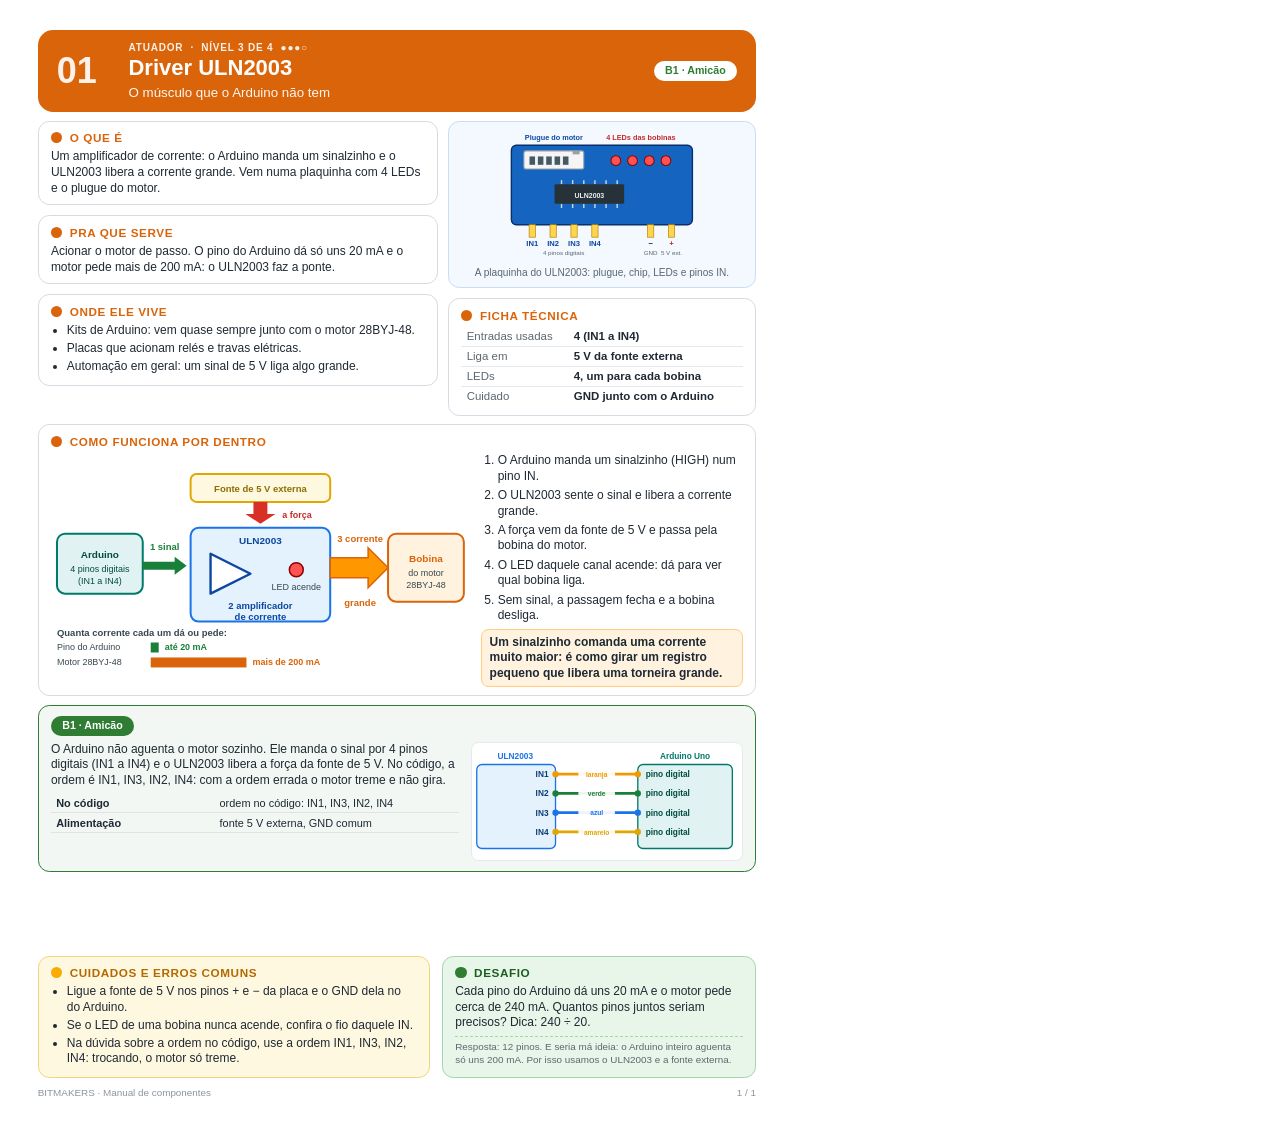
<file: manual/saida/previa-14.html>
<!doctype html><html lang="pt-BR"><head><meta charset="utf-8"><title>Manual de Componentes BITMAKERS</title><style>/* Manual de componentes BITMAKERS: estilo das paginas A4 */
@page { size: A4; margin: 0; }
* { box-sizing: border-box; }
body {
  margin: 0;
  font-family: "Segoe UI", "Helvetica Neue", Arial, sans-serif;
  color: #1f2933;
  font-size: 9pt;
  line-height: 1.3;
  -webkit-print-color-adjust: exact;
  print-color-adjust: exact;
}

.pagina {
  width: 210mm;
  height: 297mm;
  padding: 8mm 10mm 6mm;
  page-break-after: always;
  overflow: hidden;
  display: flex;
  flex-direction: column;
  gap: 2.3mm;
  background: #ffffff;
}

/* ---------- topo ---------- */
.topo {
  display: flex;
  align-items: center;
  gap: 4mm;
  border-radius: 4mm;
  padding: 2.8mm 5mm;
  color: #ffffff;
  background: var(--cor);
}
.topo .num { font-size: 27pt; font-weight: 800; width: 15mm; opacity: .92; }
.topo .titulo h1 { margin: 0; font-size: 16.5pt; line-height: 1.1; }
.topo .titulo p { margin: 1mm 0 0; font-size: 10pt; opacity: .95; }
.topo .selos { margin-left: auto; display: flex; flex-direction: column; gap: 1.3mm; align-items: flex-end; }
.selo {
  background: #ffffff;
  color: var(--c);
  font-weight: 700;
  font-size: 8pt;
  padding: .9mm 3mm;
  border-radius: 20px;
  white-space: nowrap;
}
.etiqueta-cat {
  font-size: 7.5pt; font-weight: 700; letter-spacing: .08em; text-transform: uppercase;
  opacity: .9; margin-bottom: .6mm;
}

/* ---------- cartoes ---------- */
.cartao {
  border: 1.2px solid #d5dbe3;
  border-radius: 3mm;
  padding: 2.2mm 3.2mm;
  background: #ffffff;
}
.cartao h2 {
  margin: 0 0 1.1mm;
  font-size: 8.8pt;
  color: var(--cor);
  text-transform: uppercase;
  letter-spacing: .05em;
  display: flex;
  align-items: center;
  gap: 2mm;
}
.cartao h2::before {
  content: "";
  width: 3mm; height: 3mm; border-radius: 50%;
  background: var(--cor);
  display: inline-block;
}
.cartao p { margin: 0 0 1.3mm; }
.cartao p:last-child { margin-bottom: 0; }
.cartao ul { margin: 0; padding-left: 4.2mm; }
.cartao li { margin-bottom: .6mm; }

.grade2 { display: grid; grid-template-columns: 1.3fr 1fr; gap: 2.6mm; }
.coluna { display: flex; flex-direction: column; gap: 2.6mm; }
.funciona { display: grid; grid-template-columns: 1.6fr 1fr; gap: 3mm; align-items: center; }
.funciona ol { margin: 0; padding-left: 4.4mm; }
.funciona li { margin-bottom: 1mm; }
.formula { background: #fff3e0; border: 1px solid #ffcc80; border-radius: 2mm; padding: 1.2mm 2mm; margin-top: 1.4mm; font-weight: 600; }
.destaque { background: #f4f8ff; border-color: #c9dcf8; }

/* ---------- figuras ---------- */
.figura { display: flex; flex-direction: column; align-items: center; justify-content: center; }
.figura svg { width: 100%; height: auto; display: block; }
.legenda-fig { font-size: 7.6pt; color: #5b6770; margin-top: 1mm; text-align: center; }
.destaque svg { max-height: 35mm; }

/* ---------- ficha tecnica ---------- */
table.ficha { width: 100%; border-collapse: collapse; font-size: 8.6pt; }
table.ficha td { padding: .55mm 1.5mm; border-bottom: 1px solid #e5e9ef; }
table.ficha td:first-child { color: #5b6770; width: 38%; }
table.ficha td:last-child { font-weight: 600; }
table.ficha tr:last-child td { border-bottom: 0; }

/* ---------- projeto ---------- */
.projetos { display: grid; gap: 3.2mm; }
.projetos.dois { grid-template-columns: 1fr 1fr; }
.proj {
  border: 1.6px solid var(--c);
  border-radius: 3mm;
  padding: 2.6mm 3.2mm;
  background: color-mix(in srgb, var(--c) 6%, white);
}
.proj .tag {
  display: inline-block; background: var(--c); color: #fff; font-weight: 700;
  font-size: 8pt; padding: .8mm 3mm; border-radius: 20px; margin-bottom: 1.6mm;
}
.proj p { margin: 0 0 1.3mm; }
.proj .corpo-proj { display: grid; grid-template-columns: 1fr 72mm; gap: 3mm; align-items: start; }
.proj .corpo-proj.sem-fio { grid-template-columns: 1fr; }
.projetos.dois .proj .corpo-proj { grid-template-columns: 1fr; }
.proj table.pinos { width: 100%; border-collapse: collapse; font-size: 8.2pt; margin-top: 1mm; }
.proj table.pinos td { padding: .6mm 1.4mm; border-bottom: 1px solid rgba(0,0,0,.08); }
.proj table.pinos td:first-child { font-weight: 600; width: 40%; }
.proj .fio { background: #fff; border-radius: 2mm; padding: 1mm; border: 1px solid #e5e9ef; }

/* ---------- rodape: cuidados e desafio ---------- */
.rodape { display: grid; grid-template-columns: 1.25fr 1fr; gap: 3.2mm; margin-top: auto; }
.cuidado { background: #fff8e1; border-color: #f4d37a; }
.cuidado h2 { color: #b26a00; }
.cuidado h2::before { background: #f9ab00; }
.desafio { background: #e8f5e9; border-color: #a5d6a7; }
.desafio h2 { color: #1b5e20; }
.desafio h2::before { background: #2e7d32; }
.resposta { font-size: 7.4pt; color: #5b6770; margin-top: 1.2mm; border-top: 1px dashed #a5d6a7; padding-top: 1mm; }

.pe { display: flex; justify-content: space-between; font-size: 7.4pt; color: #8a949e; }

/* ---------- capa e indice ---------- */
.capa { background: linear-gradient(160deg, #0d47a1 0%, #1565c0 45%, #2e7d32 100%); color: #fff; justify-content: center; }
.capa h1 { font-size: 34pt; line-height: 1.05; margin: 0 0 4mm; }
.capa p { font-size: 13pt; margin: 0 0 3mm; max-width: 150mm; }
.capa .faixa { display: flex; gap: 4mm; margin-top: 10mm; }
.capa .caixa { background: rgba(255,255,255,.14); border: 1.5px solid rgba(255,255,255,.5); border-radius: 4mm; padding: 4mm 5mm; flex: 1; }
.capa .caixa b { font-size: 14pt; display: block; margin-bottom: 1mm; }

.indice h1 { margin: 0 0 2.5mm; font-size: 20pt; }
.indice .como-ler { background: #f4f8ff; border: 1.2px solid #c9dcf8; border-radius: 3mm; padding: 2.6mm 3.5mm; margin-bottom: 3mm; font-size: 9.2pt; }
.indice .como-ler p { margin: 1mm 0 0; }
.indice table { width: 100%; border-collapse: collapse; font-size: 9.6pt; }
.indice td { padding: 1.1mm 2mm; border-bottom: 1px solid #e5e9ef; }
.indice tr.nivel td { background: #eef1f5; border-bottom: 0; padding: 1.8mm 2.5mm; font-size: 10pt; }
.indice .nivel .desc { font-size: 8.4pt; color: #5b6770; }
.indice .bolas { color: #1565c0; letter-spacing: .1em; margin-right: 2mm; }
.indice .ap { color: #5b6770; font-size: 8.4pt; }
.indice td.n { width: 10mm; font-weight: 800; color: #5b6770; }
.indice .ponto { display: inline-block; width: 3mm; height: 3mm; border-radius: 50%; margin-right: 2mm; vertical-align: middle; }
.indice .mini { font-size: 7.4pt; font-weight: 700; color: #fff; padding: .4mm 2mm; border-radius: 10px; margin-left: 1mm; }


</style></head><body>
<section class="pagina" style="--cor:#d9640a">
  <div class="topo">
    <div class="num">01</div>
    <div class="titulo">
      <div class="etiqueta-cat">Atuador &nbsp;·&nbsp; Nível 3 de 4 &nbsp;●●●○</div>
      <h1>Driver ULN2003</h1>
      <p>O músculo que o Arduino não tem</p>
    </div>
    <div class="selos"><span class="selo" style="--c:#2e7d32">B1 · Amicão</span></div>
  </div>

  <div class="grade2">
    <div class="coluna">
      <div class="cartao"><h2>O que é</h2><p>Um amplificador de corrente: o Arduino manda um sinalzinho e o ULN2003 libera a corrente grande. Vem numa plaquinha com 4 LEDs e o plugue do motor.</p></div>
      <div class="cartao"><h2>Pra que serve</h2><p>Acionar o motor de passo. O pino do Arduino dá só uns 20 mA e o motor pede mais de 200 mA: o ULN2003 faz a ponte.</p></div>
      <div class="cartao"><h2>Onde ele vive</h2><ul><li>Kits de Arduino: vem quase sempre junto com o motor 28BYJ-48.</li><li>Placas que acionam relés e travas elétricas.</li><li>Automação em geral: um sinal de 5 V liga algo grande.</li></ul></div>
    </div>
    <div class="coluna">
      <div class="cartao destaque figura"><svg viewBox="0 0 300 190" xmlns="http://www.w3.org/2000/svg" font-family="Segoe UI, Arial, sans-serif">
  <!-- placa -->
  <rect x="20" y="22" width="260" height="114" rx="7" fill="#1565c0" stroke="#0a2f6b" stroke-width="2"/>
  <!-- plugue do motor -->
  <rect x="38" y="30" width="86" height="26" rx="3" fill="#f5f5f5" stroke="#9aa0a6" stroke-width="1.5"/>
  <g fill="#455a64">
    <rect x="46" y="38" width="8" height="12"/><rect x="58" y="38" width="8" height="12"/><rect x="70" y="38" width="8" height="12"/>
    <rect x="82" y="38" width="8" height="12"/><rect x="94" y="38" width="8" height="12"/>
  </g>
  <rect x="108" y="30" width="10" height="5" fill="#9aa0a6"/>
  <!-- LEDs -->
  <g stroke="#8e0000" stroke-width="1.5">
    <circle cx="170" cy="44" r="7" fill="#ff5252"/><circle cx="194" cy="44" r="7" fill="#ff5252"/>
    <circle cx="218" cy="44" r="7" fill="#ff5252"/><circle cx="242" cy="44" r="7" fill="#ff5252"/>
  </g>
  <!-- chip -->
  <g stroke="#cfd8dc" stroke-width="2">
    <line x1="92" y1="78" x2="92" y2="72"/><line x1="108" y1="78" x2="108" y2="72"/><line x1="124" y1="78" x2="124" y2="72"/><line x1="140" y1="78" x2="140" y2="72"/><line x1="156" y1="78" x2="156" y2="72"/><line x1="172" y1="78" x2="172" y2="72"/>
    <line x1="92" y1="106" x2="92" y2="112"/><line x1="108" y1="106" x2="108" y2="112"/><line x1="124" y1="106" x2="124" y2="112"/><line x1="140" y1="106" x2="140" y2="112"/><line x1="156" y1="106" x2="156" y2="112"/><line x1="172" y1="106" x2="172" y2="112"/>
  </g>
  <rect x="82" y="78" width="100" height="28" rx="2" fill="#263238"/>
  <text x="132" y="97" font-size="10" font-weight="700" fill="#eceff1" text-anchor="middle">ULN2003</text>
  <!-- pinos IN -->
  <rect x="45.5" y="136" width="9" height="18" fill="#ffd54f" stroke="#b28704"/>
  <rect x="75.5" y="136" width="9" height="18" fill="#ffd54f" stroke="#b28704"/>
  <rect x="105.5" y="136" width="9" height="18" fill="#ffd54f" stroke="#b28704"/>
  <rect x="135.5" y="136" width="9" height="18" fill="#ffd54f" stroke="#b28704"/>
  <rect x="215.5" y="136" width="9" height="18" fill="#ffd54f" stroke="#b28704"/>
  <rect x="245.5" y="136" width="9" height="18" fill="#ffd54f" stroke="#b28704"/>
  <g font-size="11" font-weight="700" text-anchor="middle">
    <text x="50" y="167" fill="#0d47a1">IN1</text><text x="80" y="167" fill="#0d47a1">IN2</text>
    <text x="110" y="167" fill="#0d47a1">IN3</text><text x="140" y="167" fill="#0d47a1">IN4</text>
    <text x="220" y="167" fill="#202124">−</text><text x="250" y="167" fill="#c62828">+</text>
  </g>
  <g font-size="9" fill="#5b6770" text-anchor="middle">
    <text x="95" y="180">4 pinos digitais</text>
    <text x="220" y="180">GND</text><text x="250" y="180">5 V ext.</text>
  </g>
  <!-- rotulos -->
  <text x="81" y="14" font-size="10.5" font-weight="700" fill="#0d47a1" text-anchor="middle">Plugue do motor</text>
  <text x="206" y="14" font-size="10.5" font-weight="700" fill="#c62828" text-anchor="middle">4 LEDs das bobinas</text>
</svg><div class="legenda-fig">A plaquinha do ULN2003: plugue, chip, LEDs e pinos IN.</div></div>
      <div class="cartao"><h2>Ficha técnica</h2><table class="ficha"><tr><td>Entradas usadas</td><td>4 (IN1 a IN4)</td></tr><tr><td>Liga em</td><td>5 V da fonte externa</td></tr><tr><td>LEDs</td><td>4, um para cada bobina</td></tr><tr><td>Cuidado</td><td>GND junto com o Arduino</td></tr></table></div>
    </div>
  </div>

  <div class="cartao"><h2>Como funciona por dentro</h2>
    <div class="funciona">
      <div class="figura"><svg viewBox="0 0 420 200" xmlns="http://www.w3.org/2000/svg" font-family="Segoe UI, Arial, sans-serif">
  <!-- fonte -->
  <rect x="140" y="4" width="140" height="28" rx="6" fill="#fff8e1" stroke="#e2a600" stroke-width="2"/>
  <text x="210" y="22" font-size="9.5" font-weight="700" fill="#8d6e00" text-anchor="middle">Fonte de 5 V externa</text>
  <path d="M203,32 H217 V44 H225 L210,54 L195,44 H203 z" fill="#d93025"/>
  <text x="232" y="48" font-size="9" font-weight="700" fill="#c62828">a força</text>

  <!-- Arduino -->
  <rect x="6" y="64" width="86" height="60" rx="8" fill="#e0f2f1" stroke="#00796b" stroke-width="2"/>
  <text x="49" y="88" font-size="10" font-weight="700" fill="#004d40" text-anchor="middle">Arduino</text>
  <text x="49" y="102" font-size="9" fill="#004d40" text-anchor="middle">4 pinos digitais</text>
  <text x="49" y="114" font-size="9" fill="#004d40" text-anchor="middle">(IN1 a IN4)</text>
  <path d="M92,92 H124 V87 L136,96 L124,105 V100 H92 z" fill="#188038"/>
  <text x="114" y="80" font-size="9.5" font-weight="700" fill="#188038" text-anchor="middle">1 sinal</text>

  <!-- ULN2003 -->
  <rect x="140" y="58" width="140" height="94" rx="8" fill="#e3f2fd" stroke="#1a73e8" stroke-width="2"/>
  <text x="210" y="74" font-size="10" font-weight="700" fill="#0d47a1" text-anchor="middle">ULN2003</text>
  <polygon points="160,84 160,124 200,104" fill="#fff" stroke="#0d47a1" stroke-width="2.4" stroke-linejoin="round"/>
  <circle cx="246" cy="100" r="7" fill="#ff5252" stroke="#8e0000" stroke-width="1.5"/>
  <text x="246" y="120" font-size="9" fill="#37474f" text-anchor="middle">LED acende</text>
  <text x="210" y="139" font-size="9.5" font-weight="700" fill="#0d47a1" text-anchor="middle">2 amplificador</text>
  <text x="210" y="150" font-size="9.5" font-weight="700" fill="#0d47a1" text-anchor="middle">de corrente</text>

  <!-- motor -->
  <path d="M280,88 H318 V78 L338,98 L318,118 V108 H280 z" fill="#ff9800" stroke="#d9640a" stroke-width="1.5"/>
  <text x="310" y="72" font-size="9.5" font-weight="700" fill="#d9640a" text-anchor="middle">3 corrente</text>
  <text x="310" y="136" font-size="9.5" font-weight="700" fill="#d9640a" text-anchor="middle">grande</text>
  <rect x="338" y="64" width="76" height="68" rx="8" fill="#fff3e0" stroke="#d9640a" stroke-width="2"/>
  <text x="376" y="92" font-size="10" font-weight="700" fill="#d9640a" text-anchor="middle">Bobina</text>
  <text x="376" y="106" font-size="9" fill="#37474f" text-anchor="middle">do motor</text>
  <text x="376" y="118" font-size="9" fill="#37474f" text-anchor="middle">28BYJ-48</text>

  <!-- comparacao -->
  <text x="6" y="166" font-size="9.5" font-weight="700" fill="#37474f">Quanta corrente cada um dá ou pede:</text>
  <text x="6" y="181" font-size="9" fill="#37474f">Pino do Arduino</text>
  <rect x="100" y="173" width="8" height="10" fill="#188038"/>
  <text x="114" y="181" font-size="9" font-weight="700" fill="#188038">até 20 mA</text>
  <text x="6" y="196" font-size="9" fill="#37474f">Motor 28BYJ-48</text>
  <rect x="100" y="188" width="96" height="10" fill="#d9640a"/>
  <text x="202" y="196" font-size="9" font-weight="700" fill="#d9640a">mais de 200 mA</text>
</svg></div>
      <div>
        <ol><li>O Arduino manda um sinalzinho (HIGH) num pino IN.</li><li>O ULN2003 sente o sinal e libera a corrente grande.</li><li>A força vem da fonte de 5 V e passa pela bobina do motor.</li><li>O LED daquele canal acende: dá para ver qual bobina liga.</li><li>Sem sinal, a passagem fecha e a bobina desliga.</li></ol>
        <div class="formula">Um sinalzinho comanda uma corrente muito maior: é como girar um registro pequeno que libera uma torneira grande.</div>
      </div>
    </div>
  </div>

  <div class="projetos "><div class="proj" style="--c:#2e7d32"><span class="tag">B1 · Amicão</span><div class="corpo-proj"><div><p>O Arduino não aguenta o motor sozinho. Ele manda o sinal por 4 pinos digitais (IN1 a IN4) e o ULN2003 libera a força da fonte de 5 V. No código, a ordem é IN1, IN3, IN2, IN4: com a ordem errada o motor treme e não gira.</p><table class="pinos"><tr><td>No código</td><td>ordem no código: IN1, IN3, IN2, IN4</td></tr><tr><td>Alimentação</td><td>fonte 5 V externa, GND comum</td></tr></table></div><div class="fio"><svg viewBox="0 0 300 120" xmlns="http://www.w3.org/2000/svg" font-family="Segoe UI, Arial, sans-serif"><rect x="2" y="20" width="90" height="96" rx="6" fill="#e3f2fd" stroke="#1a73e8" stroke-width="1.5"/><rect x="186" y="20" width="108" height="96" rx="6" fill="#e0f2f1" stroke="#00796b" stroke-width="1.5"/><text x="46.0" y="14" font-size="9.5" font-weight="700" fill="#1a73e8" text-anchor="middle">ULN2003</text><text x="240" y="14" font-size="9.5" font-weight="700" fill="#00796b" text-anchor="middle">Arduino Uno</text><line x1="92" y1="31" x2="186" y2="31" stroke="#f29900" stroke-width="3.2" stroke-linecap="round"/><circle cx="92" cy="31" r="3.6" fill="#f29900"/><circle cx="186" cy="31" r="3.6" fill="#f29900"/><text x="84" y="34.5" font-size="9.5" font-weight="600" fill="#0d3c75" text-anchor="end">IN1</text><text x="195" y="34.5" font-size="9.5" font-weight="600" fill="#004d40">pino digital</text><rect x="118.0" y="25" width="42" height="12" rx="6" fill="#fff" opacity=".92"/><text x="139.0" y="34" font-size="7.6" fill="#f29900" font-weight="700" text-anchor="middle">laranja</text><line x1="92" y1="53" x2="186" y2="53" stroke="#188038" stroke-width="3.2" stroke-linecap="round"/><circle cx="92" cy="53" r="3.6" fill="#188038"/><circle cx="186" cy="53" r="3.6" fill="#188038"/><text x="84" y="56.5" font-size="9.5" font-weight="600" fill="#0d3c75" text-anchor="end">IN2</text><text x="195" y="56.5" font-size="9.5" font-weight="600" fill="#004d40">pino digital</text><rect x="118.0" y="47" width="42" height="12" rx="6" fill="#fff" opacity=".92"/><text x="139.0" y="56" font-size="7.6" fill="#188038" font-weight="700" text-anchor="middle">verde</text><line x1="92" y1="75" x2="186" y2="75" stroke="#1a73e8" stroke-width="3.2" stroke-linecap="round"/><circle cx="92" cy="75" r="3.6" fill="#1a73e8"/><circle cx="186" cy="75" r="3.6" fill="#1a73e8"/><text x="84" y="78.5" font-size="9.5" font-weight="600" fill="#0d3c75" text-anchor="end">IN3</text><text x="195" y="78.5" font-size="9.5" font-weight="600" fill="#004d40">pino digital</text><rect x="118.0" y="69" width="42" height="12" rx="6" fill="#fff" opacity=".92"/><text x="139.0" y="78" font-size="7.6" fill="#1a73e8" font-weight="700" text-anchor="middle">azul</text><line x1="92" y1="97" x2="186" y2="97" stroke="#e2a600" stroke-width="3.2" stroke-linecap="round"/><circle cx="92" cy="97" r="3.6" fill="#e2a600"/><circle cx="186" cy="97" r="3.6" fill="#e2a600"/><text x="84" y="100.5" font-size="9.5" font-weight="600" fill="#0d3c75" text-anchor="end">IN4</text><text x="195" y="100.5" font-size="9.5" font-weight="600" fill="#004d40">pino digital</text><rect x="118.0" y="91" width="42" height="12" rx="6" fill="#fff" opacity=".92"/><text x="139.0" y="100" font-size="7.6" fill="#e2a600" font-weight="700" text-anchor="middle">amarelo</text></svg></div></div></div></div>

  <div class="rodape">
    <div class="cartao cuidado"><h2>Cuidados e erros comuns</h2><ul><li>Ligue a fonte de 5 V nos pinos + e − da placa e o GND dela no do Arduino.</li><li>Se o LED de uma bobina nunca acende, confira o fio daquele IN.</li><li>Na dúvida sobre a ordem no código, use a ordem IN1, IN3, IN2, IN4: trocando, o motor só treme.</li></ul></div>
    <div class="cartao desafio"><h2>Desafio</h2><p>Cada pino do Arduino dá uns 20 mA e o motor pede cerca de 240 mA. Quantos pinos juntos seriam precisos? Dica: 240 ÷ 20.</p>
      <div class="resposta">Resposta: 12 pinos. E seria má ideia: o Arduino inteiro aguenta só uns 200 mA. Por isso usamos o ULN2003 e a fonte externa.</div></div>
  </div>
  <div class="pe"><span>BITMAKERS · Manual de componentes</span><span>1 / 1</span></div>
</section><script>
window.addEventListener('load', function () {
  document.querySelectorAll('.pagina').forEach(function (p) {
    var filhos = Array.prototype.slice.call(p.children);
    var ultimo = filhos[filhos.length - 1].getBoundingClientRect().bottom;
    var base = p.getBoundingClientRect().top + p.clientHeight;
    // quanto sobra (em px) entre o fim do conteudo e o fim da pagina; negativo = estourou
    p.setAttribute('data-sobra', Math.round(base - ultimo));
    var maior = 0;
    p.querySelectorAll('*').forEach(function (e) {
      var b = e.getBoundingClientRect().bottom;
      if (b > maior) maior = b;
    });
    p.setAttribute('data-fundo', Math.round(base - maior));
  });
});
</script></body></html>
</file>
<file: B1-Amicao/app/estilo.css>
/* Feito para tablet de 11 polegadas (uns 1280x800 na horizontal, 800x1280 na vertical).
   Botoes e textos grandes para tocar com o dedo. Em telas menores, vira uma coluna so. */
:root {
  --fundo: #fff8ee; --texto: #2b2b2b; --verde: #2f7d4f; --verde-claro: #e3f3e8;
  --vermelho: #c0392b; --amarelo: #b7791f; --cinza: #6b6b6b; --borda: #e6d9c3;
  --sensor-ok: #2fb35f; --sensor-falha: #d63a2f;
}
* { box-sizing: border-box; }
[hidden] { display: none !important; }
html { touch-action: manipulation; }
body { margin: 0; font-family: system-ui, sans-serif; font-size: 20px; background: var(--fundo); color: var(--texto); }

/* ---------- topo ---------- */
#topo { display: flex; align-items: center; gap: 16px; padding: 12px 24px; background: var(--verde); color: #fff; flex-wrap: wrap; position: sticky; top: 0; z-index: 5; }
#topo .logo { color: #fff; font-size: 1.7rem; font-weight: 700; text-decoration: none; }
.espaco { flex: 1; }
#topo .botao { background: #fff; color: var(--verde); font-weight: 600; }
#topo .botao.claro { background: var(--verde-claro); }

/* icones de status: verde = funcionando, vermelho = com problema */
#sensores { display: flex; align-items: center; gap: 14px; }
.sensor { width: 54px; height: 54px; border-radius: 50%; display: inline-flex; align-items: center; justify-content: center; border: 3px solid #fff; font-size: 1.6rem; }
.sensor svg { width: 30px; height: 30px; fill: none; stroke: #fff; stroke-width: 2; stroke-linecap: round; stroke-linejoin: round; }
.sensor.ok { background: var(--sensor-ok); }
.sensor.falha { background: var(--sensor-falha); }
.sensor.parado { background: #7f8c85; }
.sensor.ativo { background: #1f78d1; animation: pulsar 0.9s ease-in-out infinite; }
.separador { width: 2px; height: 36px; background: rgba(255,255,255,0.5); border-radius: 2px; }
@keyframes pulsar { 50% { opacity: 0.55; } }

/* ---------- elementos comuns ---------- */
.selo { padding: 4px 14px; border-radius: 999px; font-size: 0.85rem; font-weight: 600; background: #fff; }
.selo.ok { color: var(--verde); border: 2px solid var(--verde); }
.selo.perigo { color: var(--vermelho); border: 2px solid var(--vermelho); }
.selo.aviso { color: var(--amarelo); }
.selo.neutro { color: var(--cinza); }
.botao, button { font: inherit; padding: 12px 22px; border: 0; border-radius: 14px; background: var(--verde); color: #fff; text-decoration: none; cursor: pointer; min-height: 56px; display: inline-flex; align-items: center; justify-content: center; }
.botao.claro { background: var(--verde-claro); color: var(--verde); }
.botao.perigo, button.perigo { background: var(--vermelho); }
#alertas { display: flex; flex-direction: column; gap: 6px; padding: 0 24px; }
.faixa { padding: 14px 18px; border-radius: 12px; margin-top: 10px; display: flex; gap: 12px; align-items: center; font-weight: 600; }
.faixa.perigo { background: #fdecea; color: var(--vermelho); border: 2px solid var(--vermelho); }
.faixa.aviso { background: #fff4d6; color: var(--amarelo); border: 2px solid var(--amarelo); }
.faixa button { padding: 4px 14px; min-height: 40px; }
main { padding: 24px; max-width: 1500px; margin: 0 auto; }
h2 { margin: 0 0 12px; font-size: 1.5rem; }
h3 { font-size: 1.2rem; margin: 20px 0 8px; }
.ok { color: var(--verde); } .neutro { color: var(--cinza); }
.perigo-texto { color: var(--vermelho); font-weight: 700; }
.vazio { color: var(--cinza); grid-column: 1 / -1; }

.foto { width: 100px; height: 100px; border-radius: 50%; object-fit: cover; background: var(--verde-claro); display: flex; align-items: center; justify-content: center; font-size: 3rem; flex-shrink: 0; }

/* ---------- tela inicial: cachorros a esquerda, passadas a direita ---------- */
.inicio { display: grid; grid-template-columns: 1fr; gap: 24px; align-items: start; }
@media (min-width: 900px) { .inicio { grid-template-columns: 1.1fr 1fr; } }
.painel { background: #fff; border: 2px solid var(--borda); border-radius: 22px; padding: 20px; }
.painel-titulo { display: flex; justify-content: space-between; align-items: center; gap: 12px; margin-bottom: 14px; flex-wrap: wrap; }
.painel-titulo h2 { margin: 0; }
.grade { display: grid; grid-template-columns: repeat(auto-fill, minmax(190px, 1fr)); gap: 16px; }
.card { display: flex; flex-direction: column; gap: 6px; align-items: center; padding: 16px; background: var(--fundo); border: 2px solid var(--borda); border-radius: 18px; text-decoration: none; color: inherit; text-align: center; min-height: 56px; }
.card.alerta { border-color: var(--vermelho); background: #fdecea; }
.card strong { font-size: 1.4rem; }
.peso-card { font-size: 1.2rem; font-weight: 600; }

.lista-passadas { list-style: none; margin: 0; padding: 0; max-height: calc(100vh - 290px); min-height: 280px; overflow-y: auto; }
.passada { display: grid; grid-template-columns: 56px 1fr auto auto; gap: 14px; align-items: center; padding: 10px 8px; border-bottom: 1px solid var(--borda); }
.passada .foto { width: 56px; height: 56px; font-size: 1.7rem; }
.passada-info { display: flex; flex-direction: column; }
.passada-peso { display: flex; flex-direction: column; align-items: flex-end; gap: 4px; }
.passada-racao { font-weight: 600; white-space: nowrap; }
.passada.alerta { background: #fdecea; border-radius: 12px; }

/* ---------- detalhe do cachorro ---------- */
.detalhe-topo { display: flex; align-items: center; gap: 18px; margin: 12px 0; }
.detalhe-topo .foto { width: 96px; height: 96px; }
.detalhe-colunas { display: grid; grid-template-columns: 1fr; gap: 24px; }
@media (min-width: 900px) { .detalhe-colunas { grid-template-columns: 1fr 1fr; } }
.grafico { width: 100%; background: #fff; border: 2px solid var(--borda); border-radius: 14px; }
.grafico .linha { fill: none; stroke: var(--verde); stroke-width: 3; }
.grafico .ponto { fill: var(--verde); }
.grafico text { font-size: 12px; fill: var(--cinza); }
table.visitas { width: 100%; border-collapse: collapse; background: #fff; border-radius: 14px; overflow: hidden; }
table.visitas th, table.visitas td { padding: 12px 14px; text-align: left; border-bottom: 1px solid var(--borda); }
table.visitas tr.alerta { background: #fdecea; }

/* ---------- formularios ---------- */
form label { display: block; margin: 14px 0 6px; font-weight: 600; }
input, select { font: inherit; padding: 12px; border: 2px solid var(--borda); border-radius: 12px; min-height: 56px; max-width: 100%; }
.cadastro { max-width: 700px; }
.cadastro .instrucao { font-size: 1.5rem; }
.cadastro .contagem { font-size: 3.5rem; font-weight: 700; color: var(--verde); }
.aviso-texto { color: var(--amarelo); font-weight: 600; }
.ajustes { max-width: 800px; }
.lista-ajustes { list-style: none; padding: 0; }
.lista-ajustes li { display: flex; justify-content: space-between; align-items: center; padding: 10px 0; border-bottom: 1px solid var(--borda); }

/* ---------- simulador (so com ?sim=1) ---------- */
#painel-simulador { position: fixed; right: 8px; bottom: 8px; width: 270px; background: #222; color: #fff; padding: 12px; border-radius: 12px; display: flex; flex-direction: column; gap: 8px; font-size: 0.85rem; z-index: 10; }
#painel-simulador[hidden] { display: none; }
#painel-simulador button { font-size: 0.85rem; min-height: 40px; padding: 6px 10px; }
#painel-simulador input, #painel-simulador select { min-height: 36px; padding: 4px; width: 100%; }
</file>
<file: B2-AnjosDaEstrada/app/estilo.css>
:root {
  --fundo: #0f172a; --painel: #1e293b; --texto: #f1f5f9;
  --livre: #22c55e; --atencao: #f59e0b; --critico: #ef4444; --apagado: #64748b;
}
* { box-sizing: border-box; }
[hidden] { display: none !important; }
html, body { height: 100%; margin: 0; }
body { display: flex; flex-direction: column; font-family: system-ui, sans-serif; background: var(--fundo); color: var(--texto); }
#topo { display: flex; align-items: center; gap: 12px; padding: 8px 16px; background: var(--painel); font-size: 1.2rem; }
.espaco { flex: 1; }
button { font: inherit; padding: 10px 18px; border: 0; border-radius: 10px; background: #3b82f6; color: #fff; min-height: 44px; cursor: pointer; }
#banners { display: flex; flex-direction: column; gap: 6px; padding: 0 16px; }
.banner { margin-top: 8px; padding: 14px 18px; border-radius: 12px; font-size: 1.5rem; font-weight: 700; }
.banner.perigo { background: var(--critico); color: #fff; }
.banner.aviso { background: #78350f; color: #fde68a; }
#painel { flex: 1; min-height: 0; display: grid; grid-template-columns: 1fr minmax(220px, 30vw) 1fr; gap: 16px; padding: 12px 16px; }
.coluna { display: flex; flex-direction: column; justify-content: space-between; gap: 12px; }
.centro { display: flex; flex-direction: column; align-items: center; gap: 8px; min-height: 0; }
.centro .card { width: 100%; }
.caminhao { flex: 1; min-height: 0; width: 100%; }
.card { background: var(--painel); border-left: 10px solid var(--apagado); border-radius: 14px; padding: 12px 16px; display: flex; flex-direction: column; gap: 2px; }
.card .titulo { font-size: 1.1rem; opacity: 0.85; }
.card .valor { font-size: 2.4rem; font-weight: 800; line-height: 1.1; }
.card .estado { font-size: 1.3rem; font-weight: 700; }
.card.livre, .card.ok { border-color: var(--livre); }
.card.atencao { border-color: var(--atencao); }
.card.critico, .card.queimado { border-color: var(--critico); }
.card.desligado, .card.semsinal { border-color: var(--apagado); opacity: 0.7; }
.coluna.direita .card { border-left: 0; border-right: 10px solid var(--apagado); text-align: right; }
.coluna.direita .card.livre, .coluna.direita .card.ok { border-right-color: var(--livre); }
.coluna.direita .card.atencao { border-right-color: var(--atencao); }
.coluna.direita .card.critico, .coluna.direita .card.queimado { border-right-color: var(--critico); }
.coluna.direita .card.desligado, .coluna.direita .card.semsinal { border-right-color: var(--apagado); }
.caminhao .carroceria { fill: #94a3b8; } .caminhao .cabine { fill: #cbd5e1; }
.caminhao .para-brisa { fill: #334155; } .caminhao .roda { fill: #0b1220; }
.caminhao .farol { fill: #475569; }
.caminhao .farol.ok { fill: #fde047; }
.caminhao .farol.queimado { fill: var(--critico); animation: piscar 0.8s infinite; }
.caminhao .zona path { fill: none; stroke-width: 8; stroke-linecap: round; stroke: var(--apagado); opacity: 0.35; }
.caminhao .zona.livre path { stroke: var(--livre); opacity: 0.35; }
.caminhao .zona.atencao path { stroke: var(--atencao); opacity: 1; }
.caminhao .zona.critico path { stroke: var(--critico); opacity: 1; animation: piscar 0.5s infinite; }
@keyframes piscar { 50% { opacity: 0.25; } }
#painel-simulador { position: fixed; right: 8px; bottom: 8px; width: 270px; background: #000c; color: #fff; padding: 12px; border-radius: 12px; display: flex; flex-direction: column; gap: 6px; font-size: 0.85rem; z-index: 10; }
#painel-simulador[hidden] { display: none; }
#painel-simulador input[type=range] { width: 100%; }
#painel-simulador .linha { display: flex; align-items: center; gap: 6px; }
@media (max-width: 700px) { #painel { grid-template-columns: 1fr 1fr; } .centro { grid-column: 1 / -1; order: -1; } }
</file>
